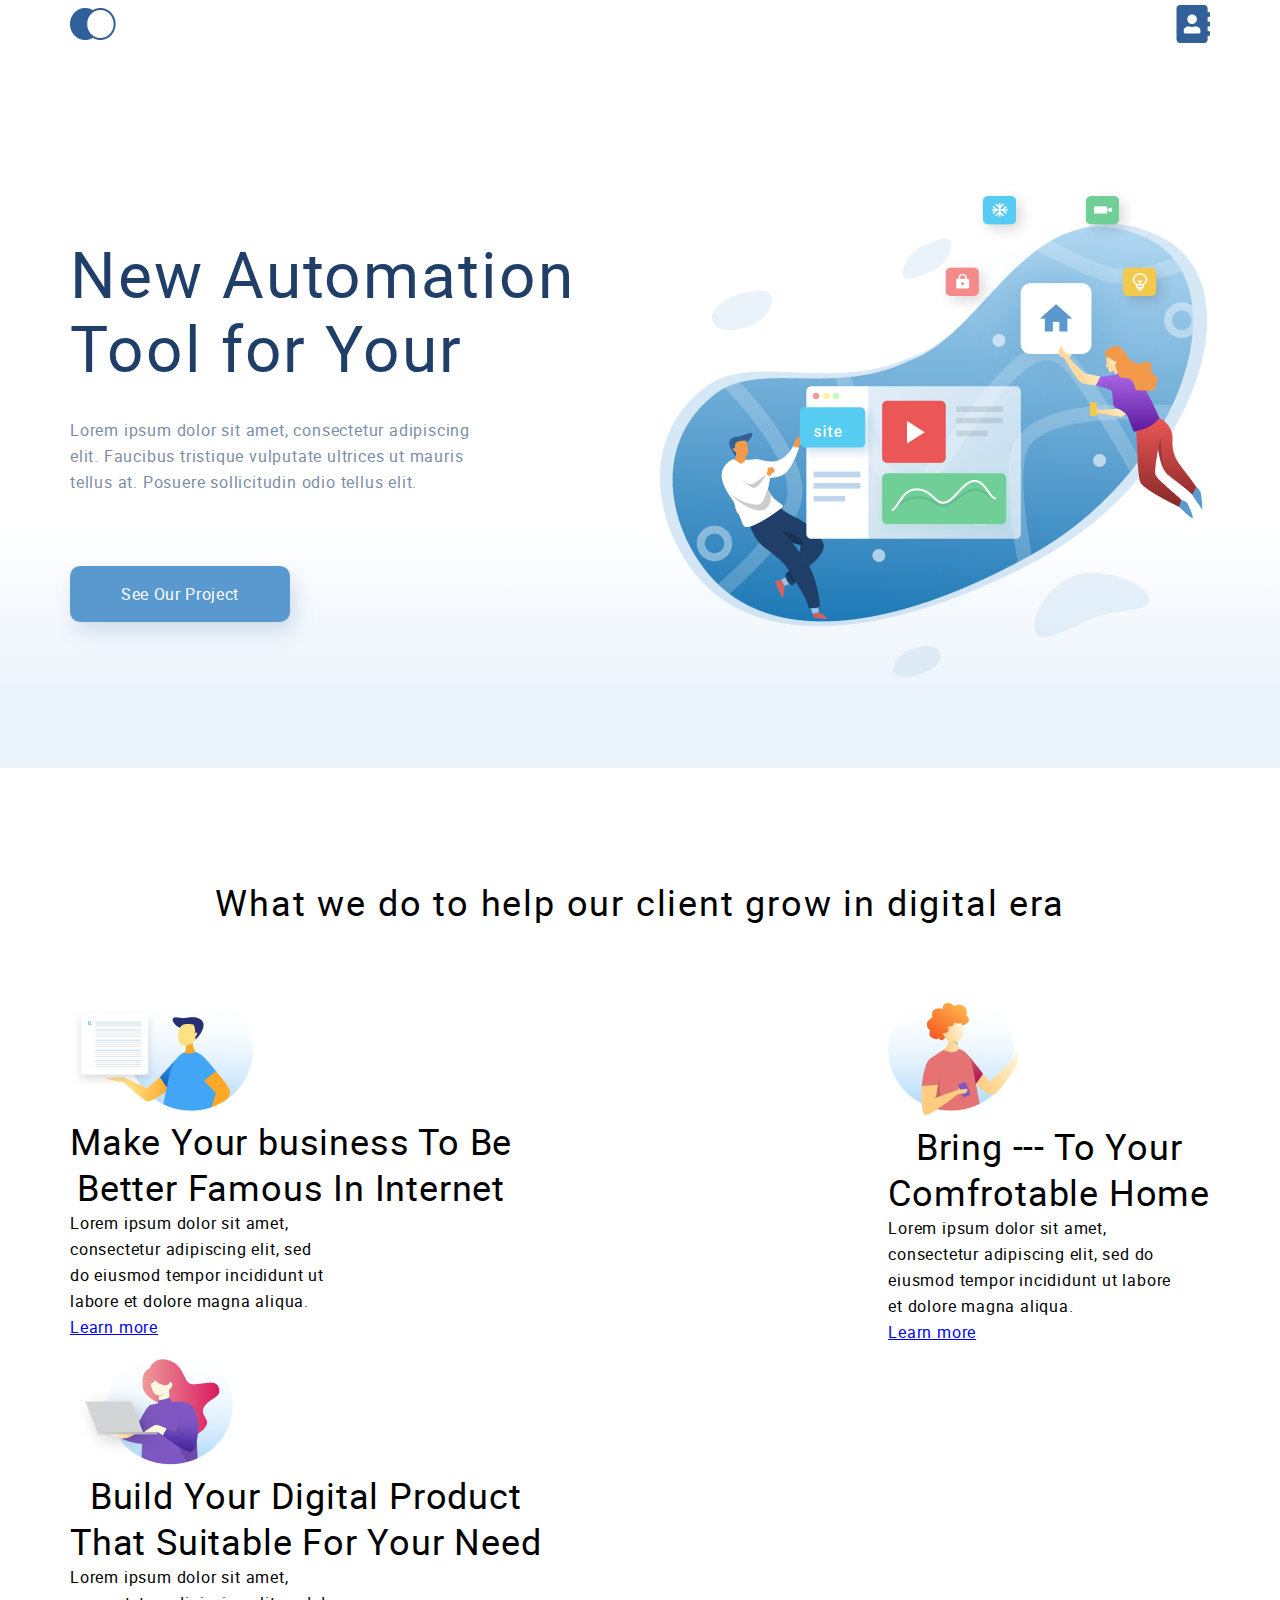
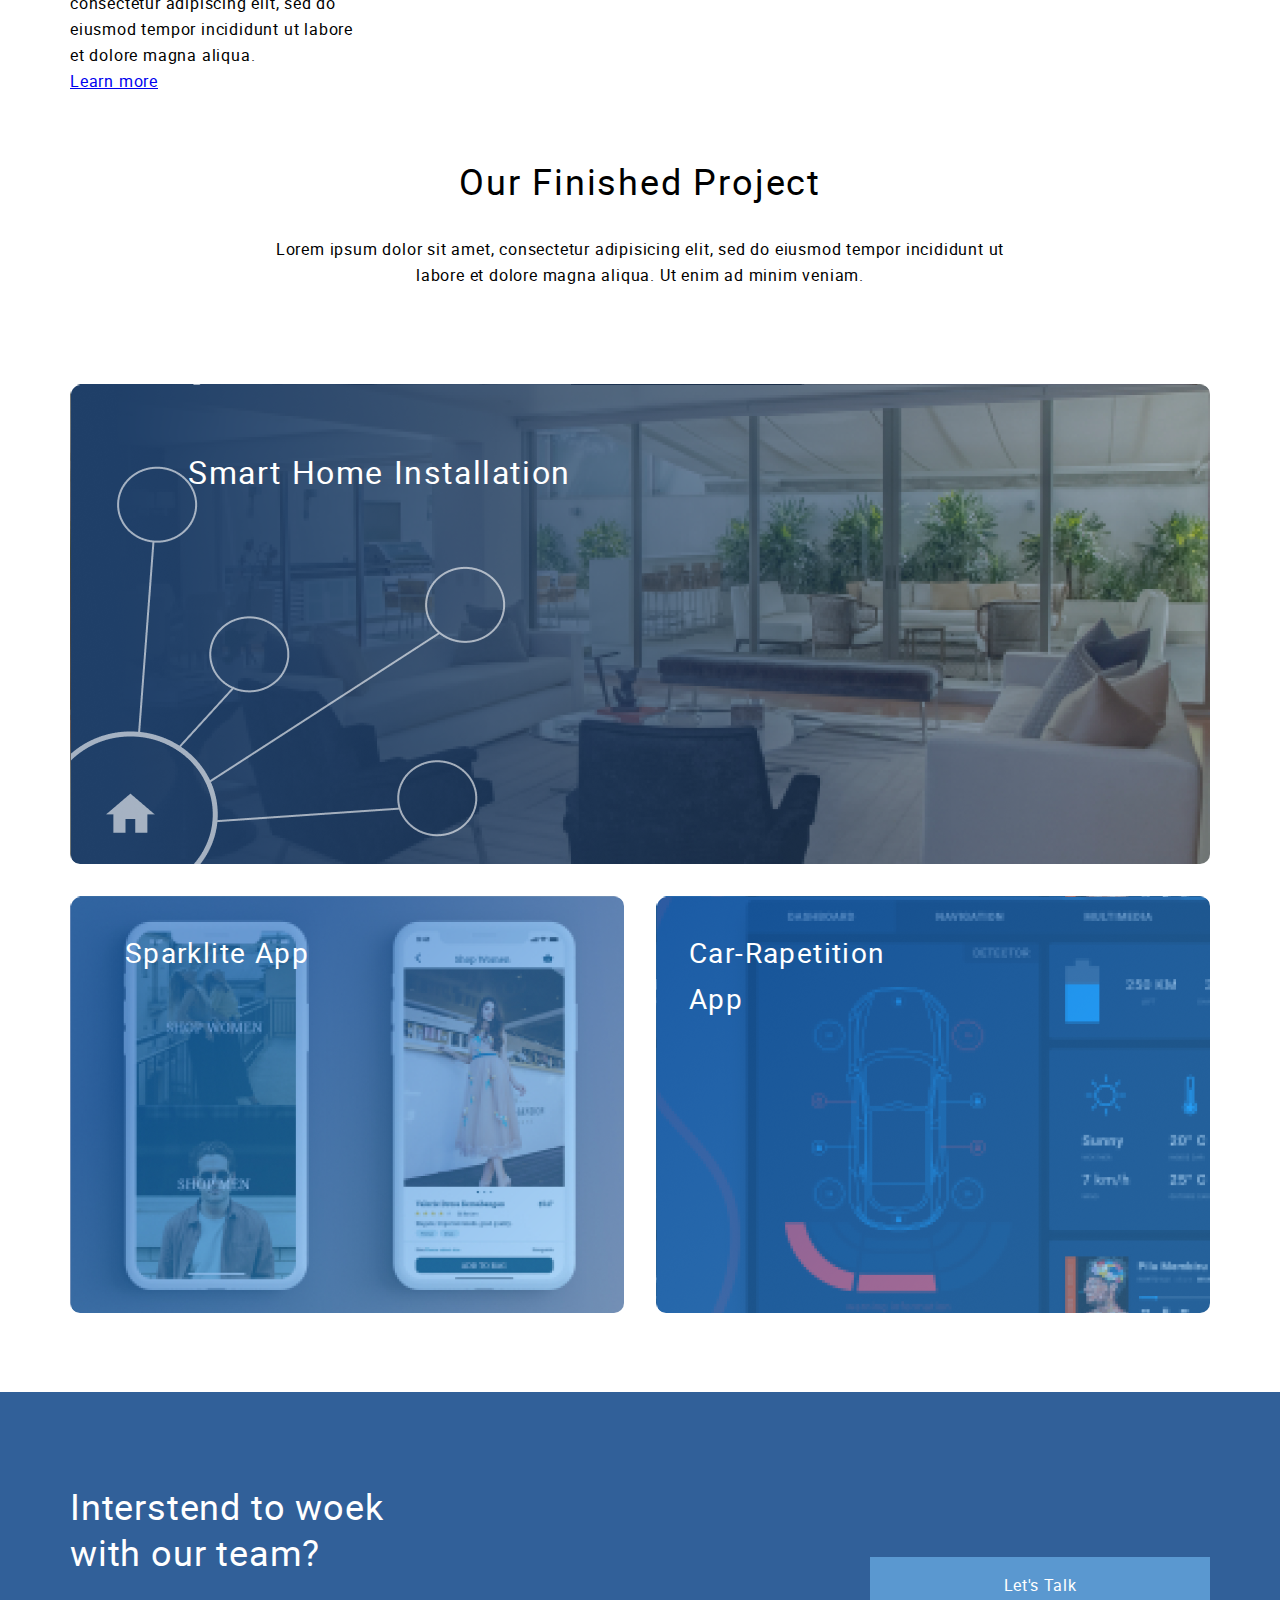
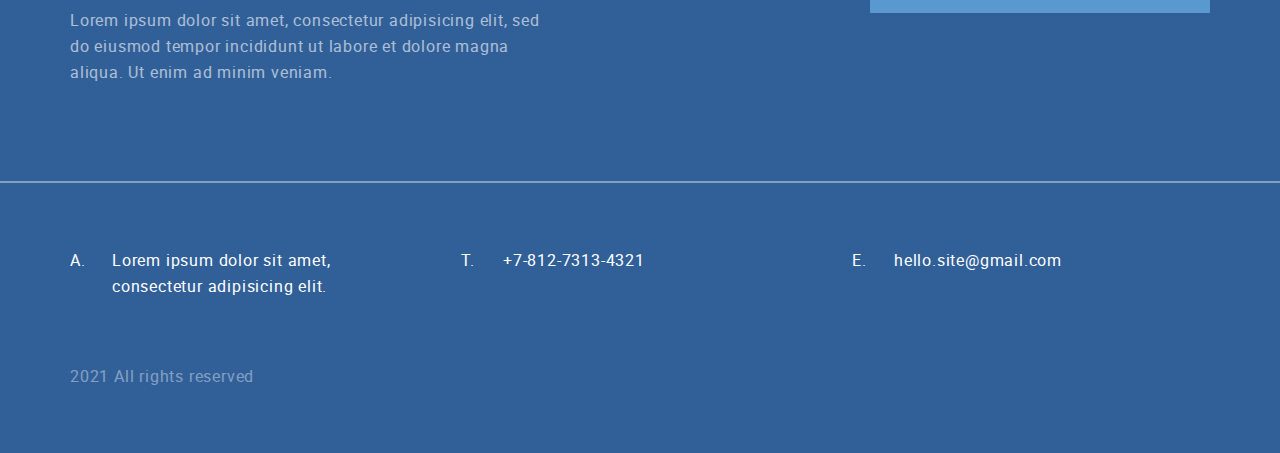
<file: index.html>
<!DOCTYPE html>
<html lang="ru">

	<head>
		<meta charset="utf-8">
		
		<meta name="viewport" content="width=device-width, initial-scale=1.0">

		<title>Home Page</title>
		<link rel="stylesheet" href ="css/style.css">
		
		<link rel="stylesheet" href ="css/style_tablet.css">
		
		<link rel="stylesheet" href ="css/style_mobile.css">
	
	</head>

	<body>
	
		<header>
			<div class="container">
				<a href="#" class="logo"></a>
				<a href="#" class="user"></a>
			</div>
			<div class="container">
				<div>
					<h1>New Automation<br> Tool for Your</h1>
					<p>
					Lorem ipsum dolor sit amet, consectetur adipiscing<br> 
					elit. Faucibus tristique vulputate ultrices ut mauris <br>
					tellus at. Posuere sollicitudin odio tellus elit.
					</p>
					<div class="button">
						<a href="#">See Our Project</a>
					</div>
					
				</div>
			
			</div>
		</header>
	
	<main>
		<section>
			<h2>What we do to help our client grow in digital era</h2>
			<div class="container_two">
			<div class="block_pct1">
				<img class="pct1" src="img/pct1.PNG">
				<h3>Make Your business To Be<br>Better Famous In Internet</h3>
				<p>Lorem ipsum dolor sit amet,<br>
				consectetur adipiscing elit, sed<br>
				do eiusmod tempor incididunt ut<br>
				labore et dolore magna aliqua.</p>
				<a href="#" class="learn_more">Learn more</a>
			</div>
			<div class="block_pct2">
				<img class="pct2" src="img/pct2.PNG">
				<h3>Bring --- To Your<br> Comfrotable Home</h3>
				<p>Lorem ipsum dolor sit amet,<br>
				consectetur adipiscing elit, sed do<br> 
				eiusmod tempor incididunt ut labore<br> 
				et dolore magna aliqua.</p>
				<a href="#" class="learn_more">Learn more</a>
			</div>
			<div class="block_pct3">
				<img class="pct3" src="img/pct3.PNG">
				<h3>Build Your Digital Product<br> That Suitable For Your Need</h3>
				<p>Lorem ipsum dolor sit amet,<br>
				consectetur adipiscing elit, sed do<br> 
				eiusmod tempor incididunt ut labore<br> 
				et dolore magna aliqua.</p>
				<a href="#" class="learn_more">Learn more</a>
			</div>
				
			</div>
			
		</section>
		
		<section>
			<div class="container_three">
				<h2>Our Finished Project</h2>
				<p>Lorem ipsum dolor sit amet, consectetur adipisicing elit, sed do eiusmod tempor incididunt ut<br> 
				labore et dolore magna aliqua. Ut enim ad minim veniam.</p>
				<div class="container_three top">Smart Home Installation</div>
				<div class="container_three left">Sparklite App</div>
				<div class="container_three right">Car-Rapetition App</div>
			</div>
		</section>
		
	</main>
	
	<footer>
		<section>
			<div class="container">
				<h3> Interstend to woek with our team?</h3>
				<p>Lorem ipsum dolor sit amet, consectetur adipisicing elit, sed 
				do eiusmod tempor incididunt ut labore et dolore magna aliqua. 
				Ut enim ad minim veniam.</p>
				<button type="button">Let's Talk</button>
			</div>
		</section>
		
		<section>
			<div class="container">
				<ol>
					<li>Lorem ipsum dolor sit amet, <br>consectetur adipisicing elit.</li>
					<li>+7-812-7313-4321</li>
					<li>hello.site@gmail.com</li>
				</ol>
				<p class="copy">2021 All rights reserved</p>
			</div>
		</section>
	</footer>
	
	</body>
</html>
</file>
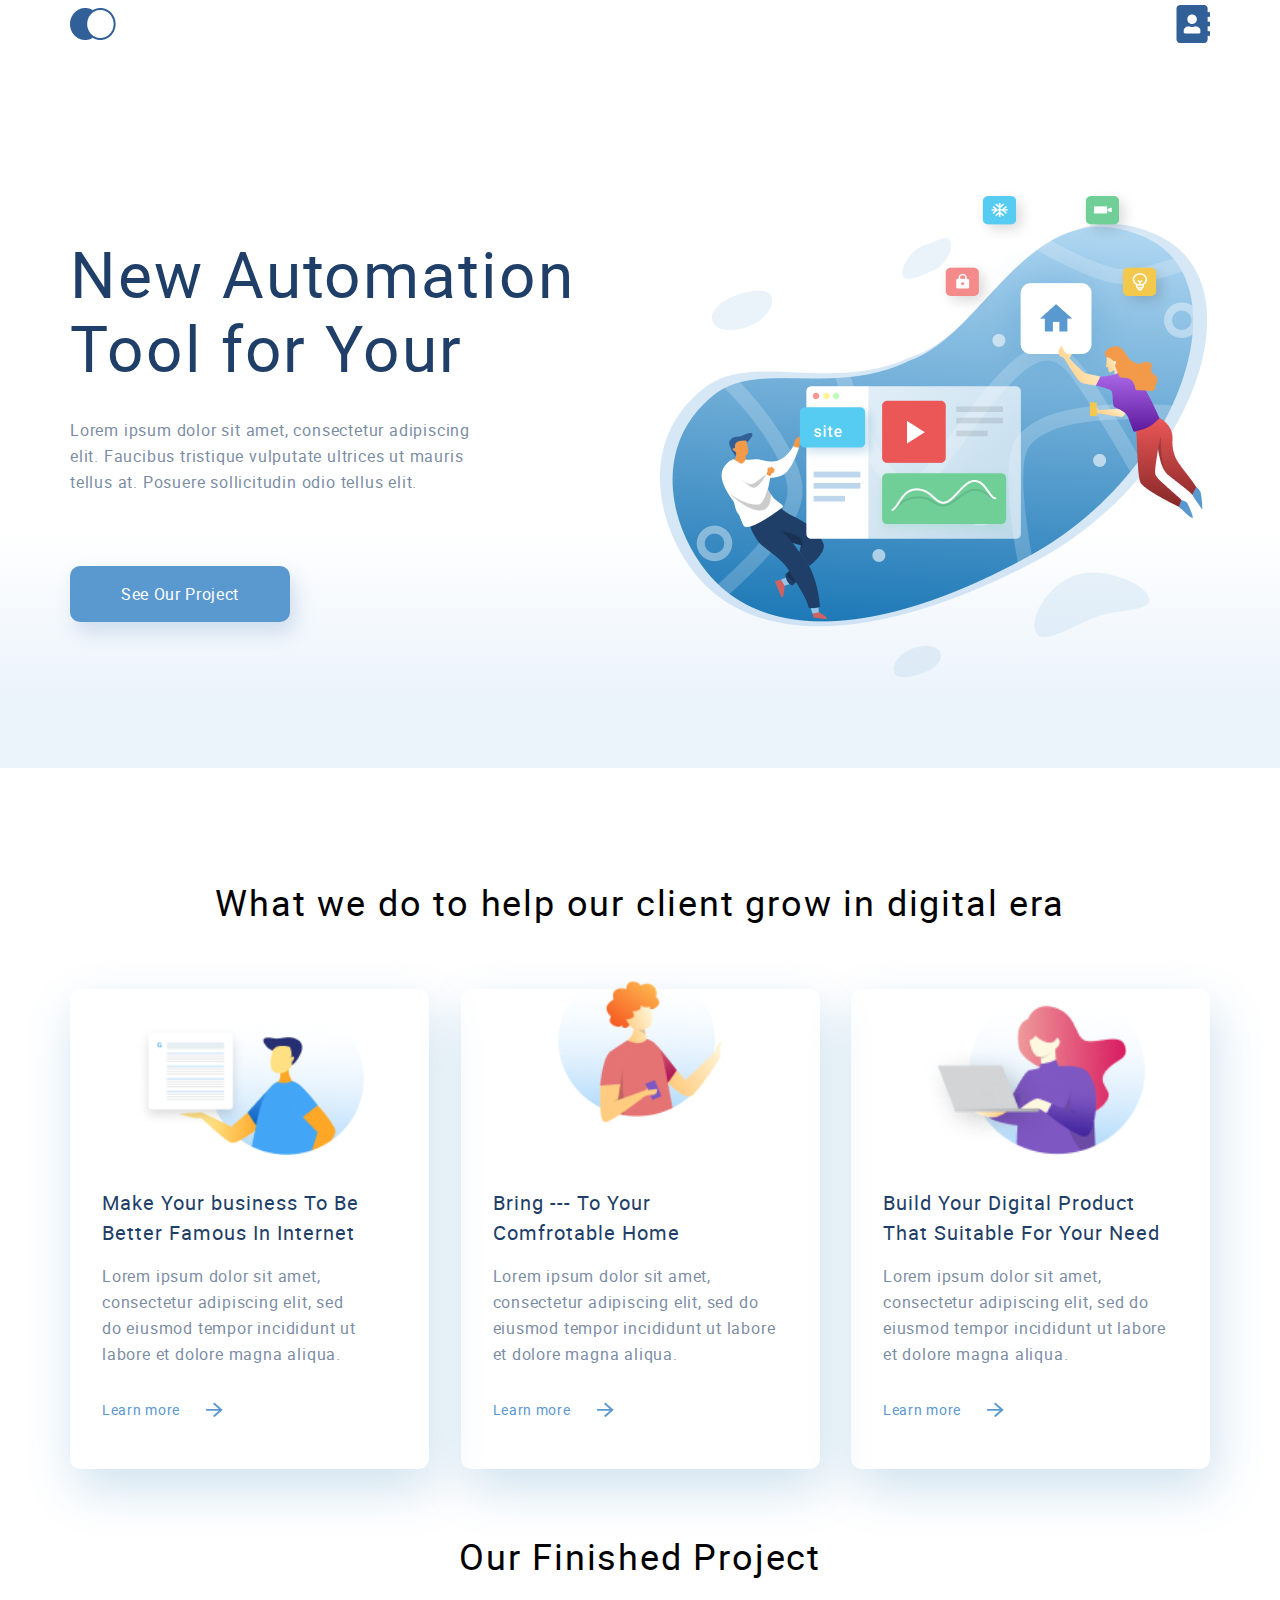
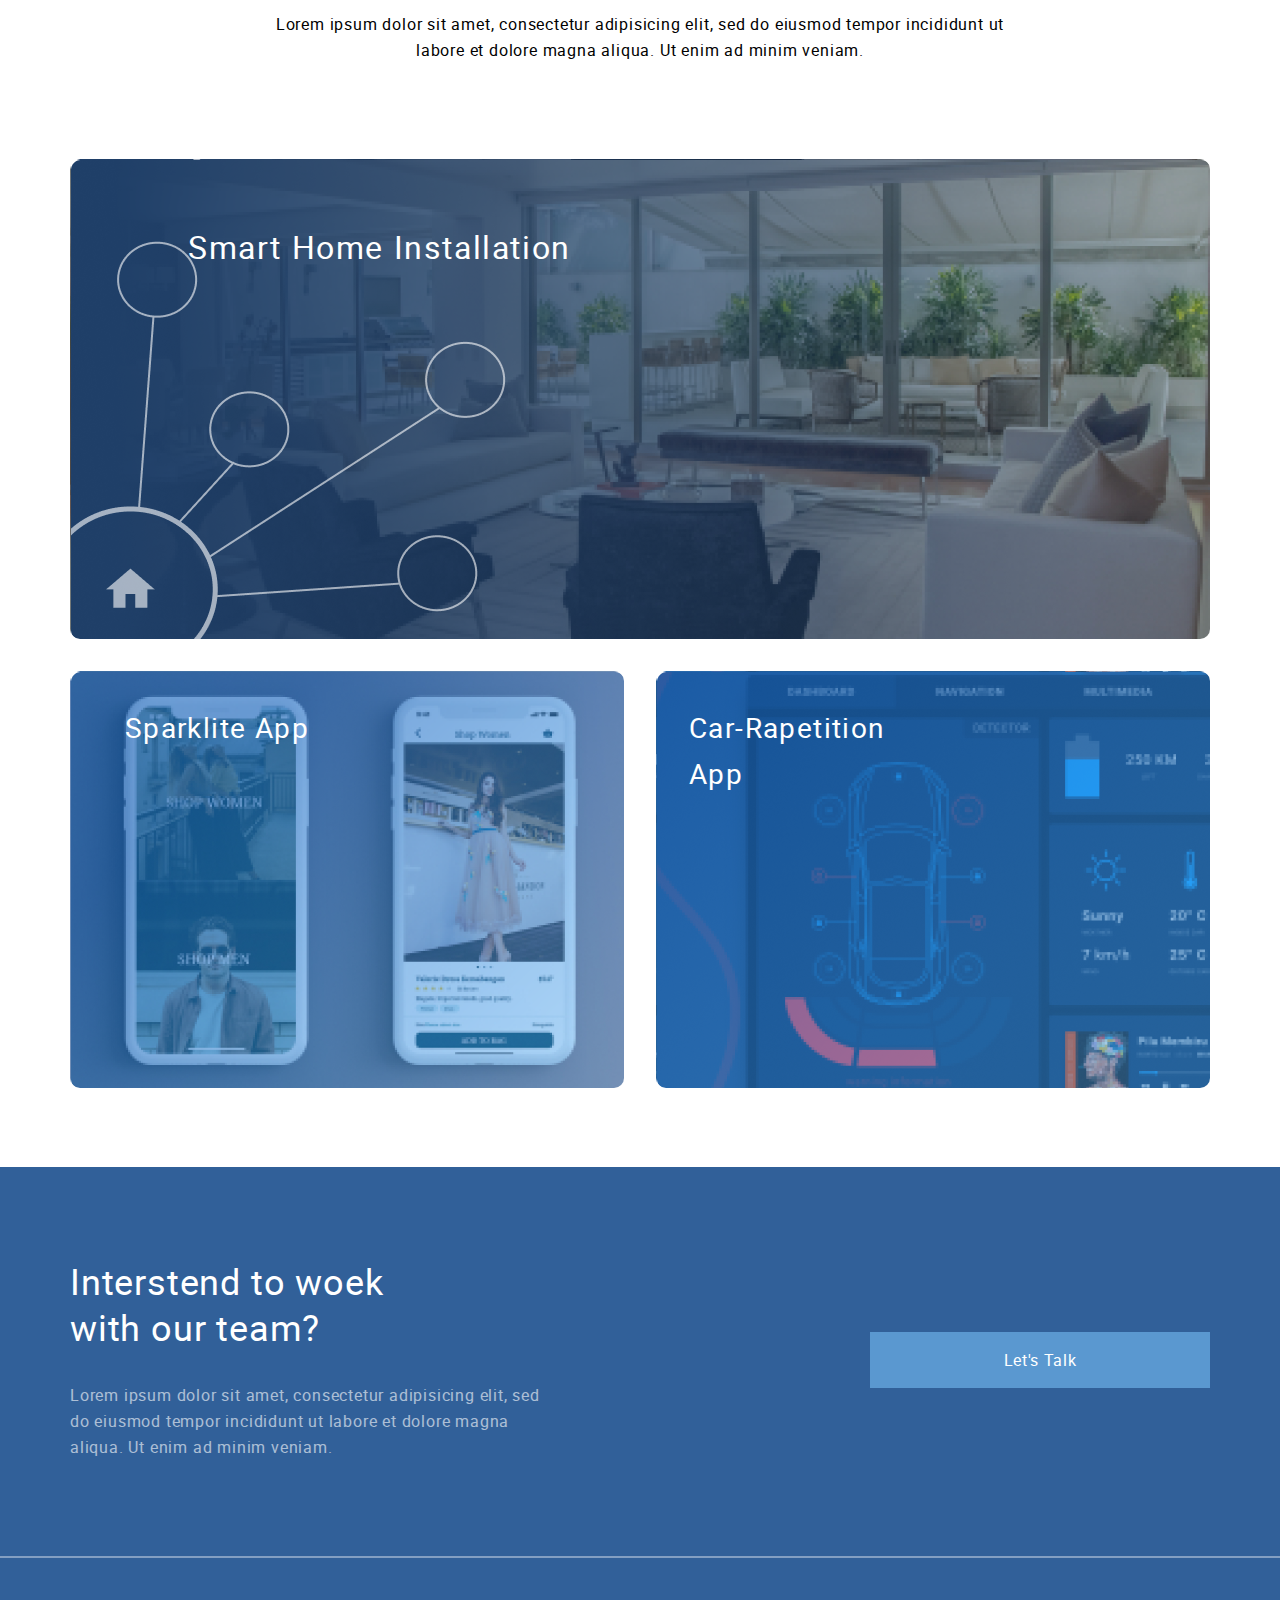
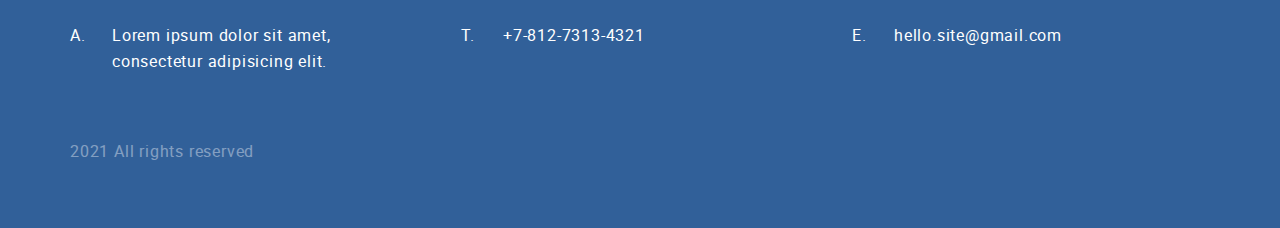
<file: Home Page/index.html>
<!DOCTYPE html>
<html lang="ru">

	<head>
		<meta charset="utf-8">
		
		<meta name="viewport" content="width=device-width, initial-scale=1.0">

		<title>Home Page</title>
		<link rel="stylesheet" href ="css/style.css">
		
		<link rel="stylesheet" href ="css/style_tablet.css">
		
		<link rel="stylesheet" href ="css/style_mobile.css">
	
	</head>

	<body>
	
		<header>
			<div class="container">
				<a href="#" class="logo"></a>
				<a href="#" class="user"></a>
			</div>
			<div class="container">
				<div>
					<h1>New Automation<br> Tool for Your</h1>
					<p>
					Lorem ipsum dolor sit amet, consectetur adipiscing<br> 
					elit. Faucibus tristique vulputate ultrices ut mauris <br>
					tellus at. Posuere sollicitudin odio tellus elit.
					</p>
					<div class="button">
						<a href="#">See Our Project</a>
					</div>
					
				</div>
			
			</div>
		</header>
	
	<main>
		<section>
			<h2>What we do to help our client grow in digital era</h2>
			<div class="container_two">
			<div class="block_pct_one">
				<img class="pct_one" src="img/pct1.PNG">
				<h3>Make Your business To Be<br>Better Famous In Internet</h3>
				<p>Lorem ipsum dolor sit amet,<br>
				consectetur adipiscing elit, sed<br>
				do eiusmod tempor incididunt ut<br>
				labore et dolore magna aliqua.</p>
				<a href="#" class="learn_more">Learn more</a>
			</div>
			<div class="block_pct_two">
				<img class="pct_two" src="img/pct2.PNG">
				<h3>Bring --- To Your<br> Comfrotable Home</h3>
				<p>Lorem ipsum dolor sit amet,<br>
				consectetur adipiscing elit, sed do<br> 
				eiusmod tempor incididunt ut labore<br> 
				et dolore magna aliqua.</p>
				<a href="#" class="learn_more">Learn more</a>
			</div>
			<div class="block_pct_three">
				<img class="pct_three" src="img/pct3.PNG">
				<h3>Build Your Digital Product<br> That Suitable For Your Need</h3>
				<p>Lorem ipsum dolor sit amet,<br>
				consectetur adipiscing elit, sed do<br> 
				eiusmod tempor incididunt ut labore<br> 
				et dolore magna aliqua.</p>
				<a href="#" class="learn_more">Learn more</a>
			</div>
				
			</div>
			
		</section>
		
		<section>
			<div class="container_three">
				<h2>Our Finished Project</h2>
				<p>Lorem ipsum dolor sit amet, consectetur adipisicing elit, sed do eiusmod tempor incididunt ut<br> 
				labore et dolore magna aliqua. Ut enim ad minim veniam.</p>
				<div class="container_three top">Smart Home Installation</div>
				<div class="container_three left">Sparklite App</div>
				<div class="container_three right">Car-Rapetition App</div>
			</div>
		</section>
		
	</main>
	
	<footer>
		<section>
			<div class="container">
				<h3> Interstend to woek with our team?</h3>
				<p>Lorem ipsum dolor sit amet, consectetur adipisicing elit, sed 
				do eiusmod tempor incididunt ut labore et dolore magna aliqua. 
				Ut enim ad minim veniam.</p>
				<button type="button">Let's Talk</button>
			</div>
		</section>
		
		<section>
			<div class="container">
				<ol>
					<li>Lorem ipsum dolor sit amet, <br>consectetur adipisicing elit.</li>
					<li>+7-812-7313-4321</li>
					<li>hello.site@gmail.com</li>
				</ol>
				<p class="copy">2021 All rights reserved</p>
			</div>
		</section>
	</footer>
	
	</body>
</html>
</file>
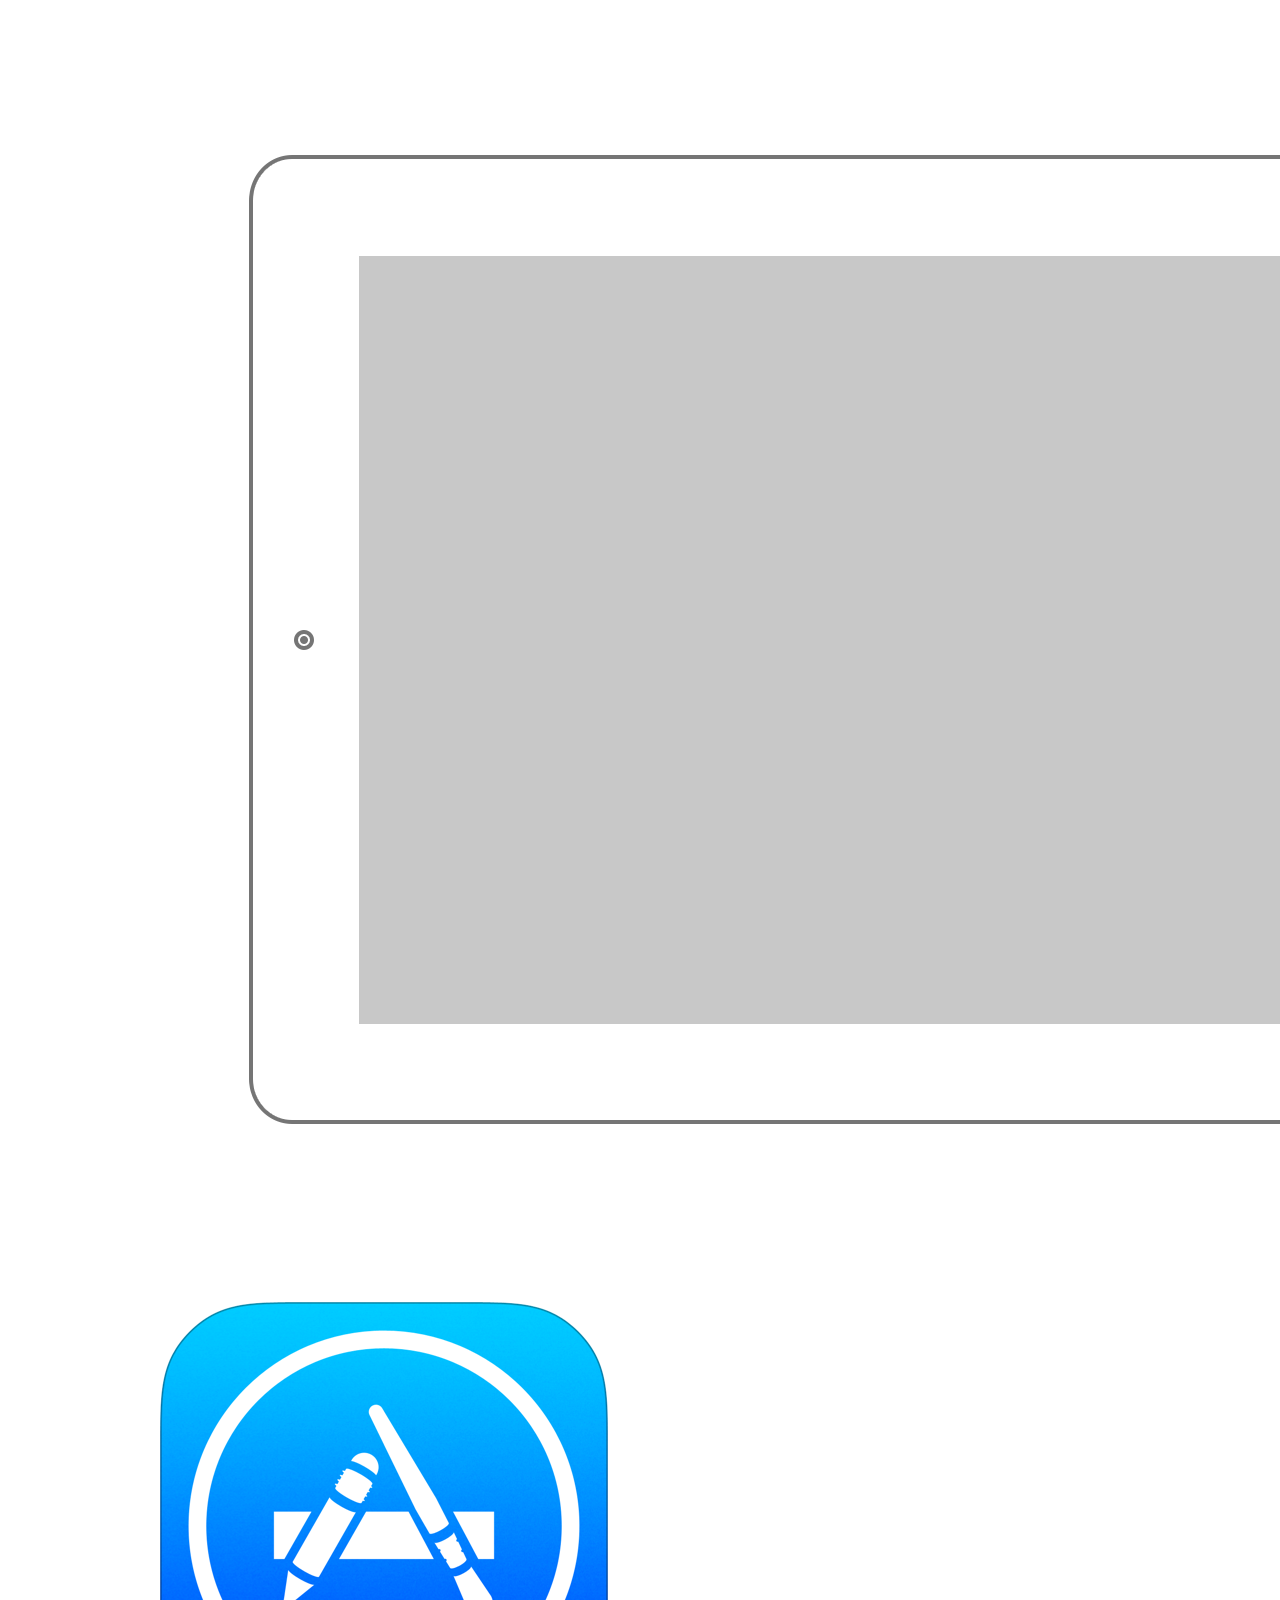
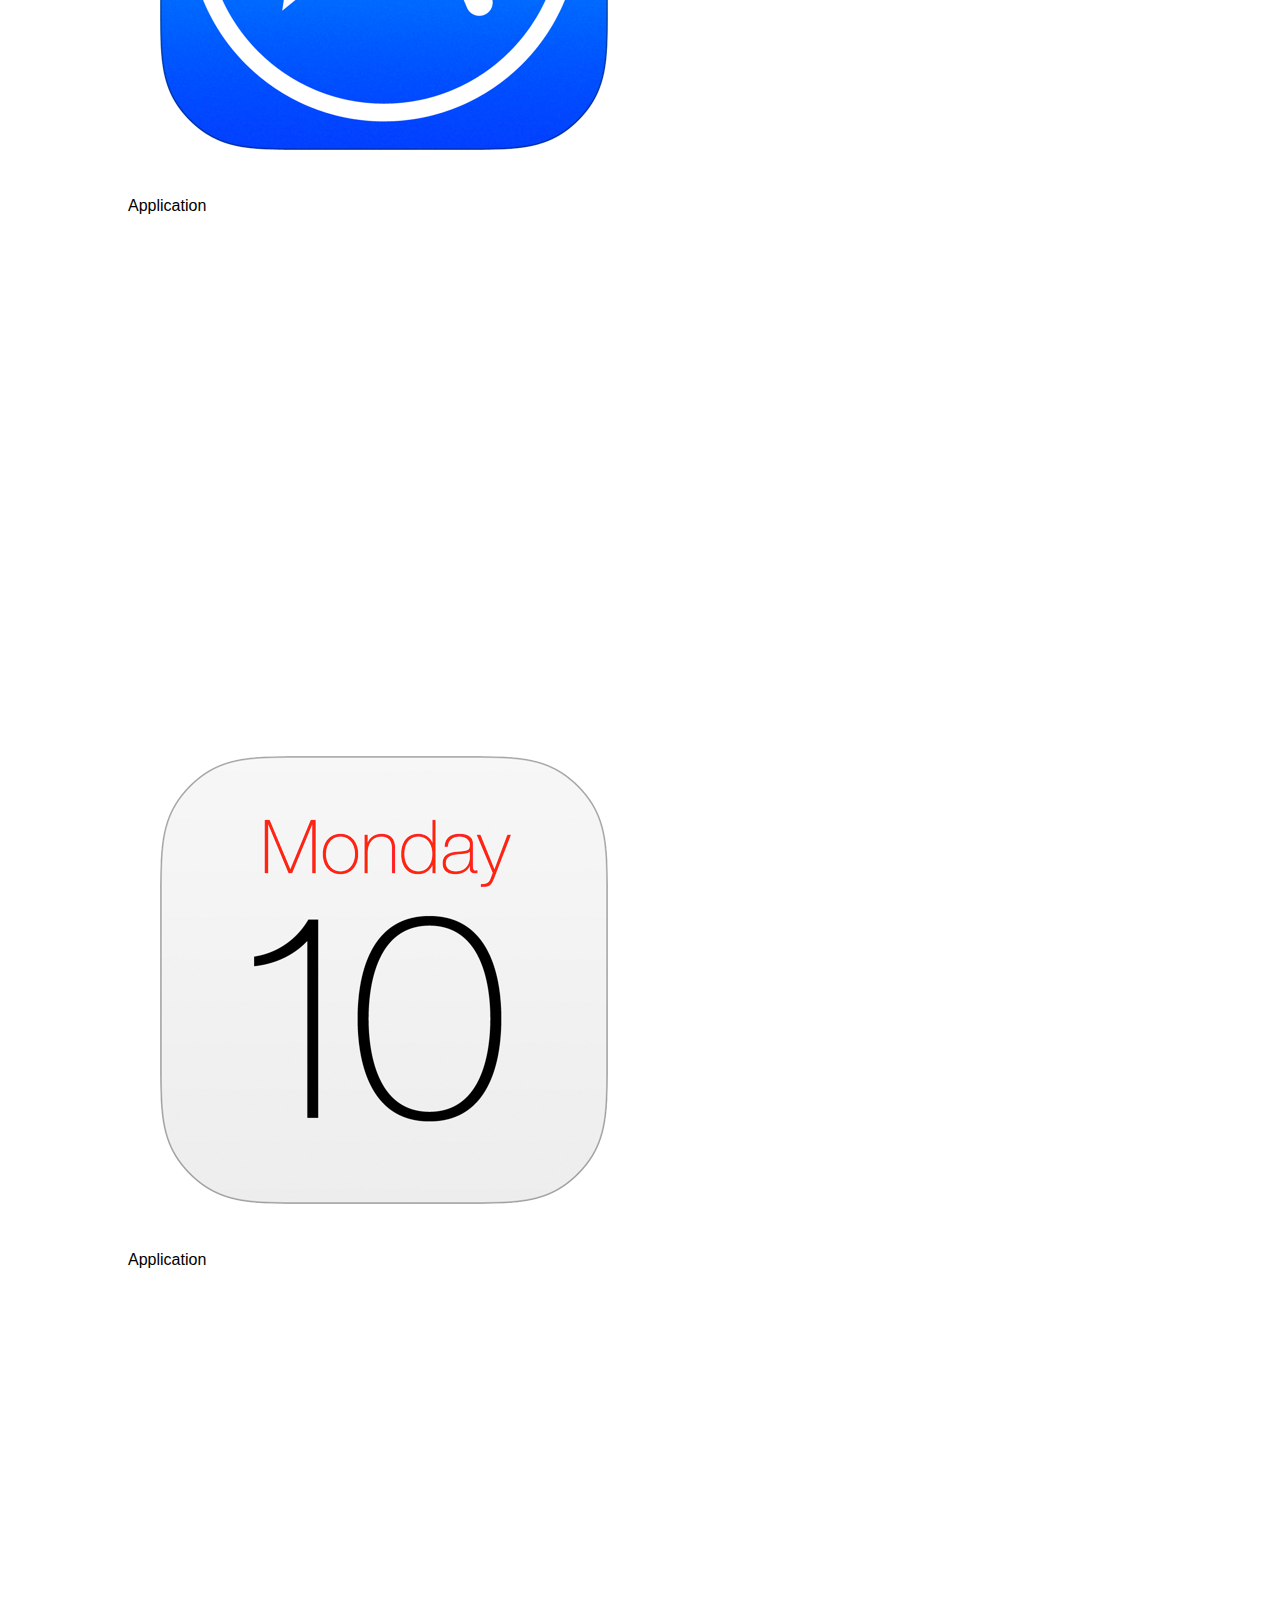
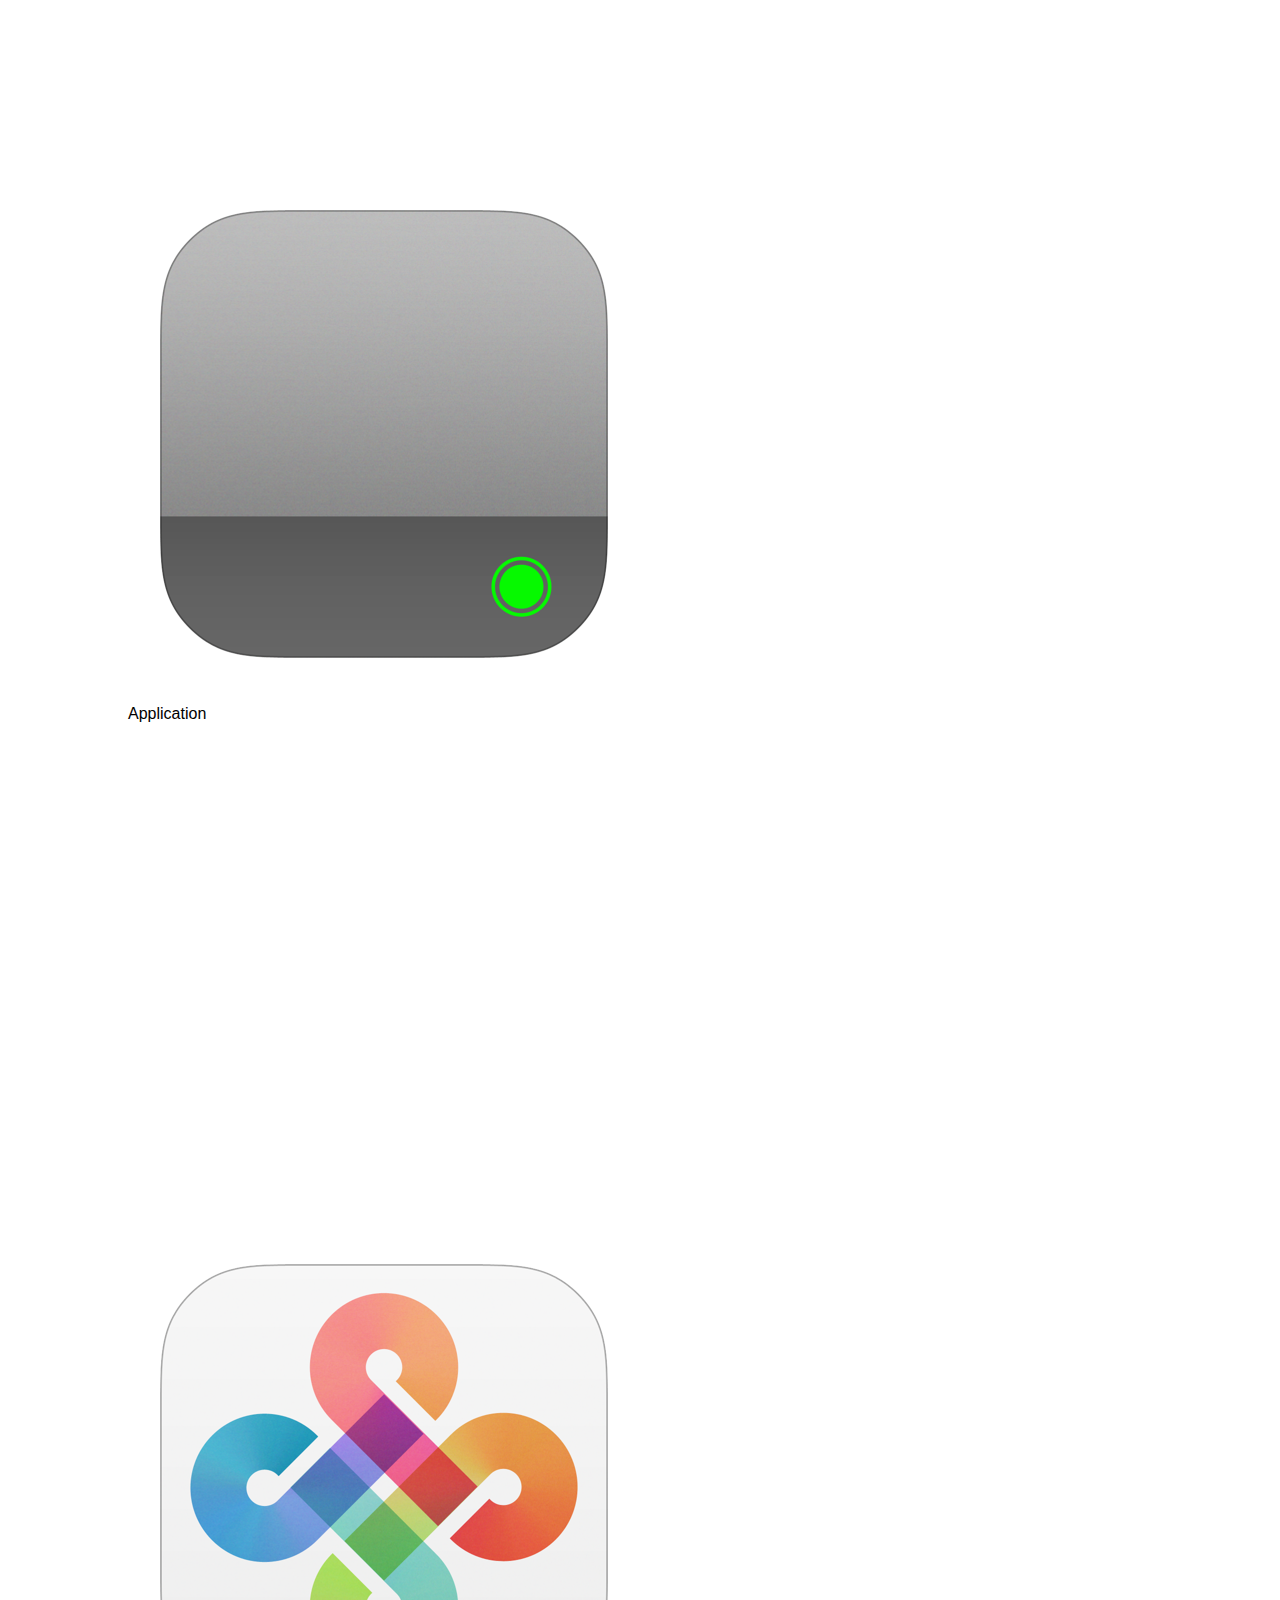
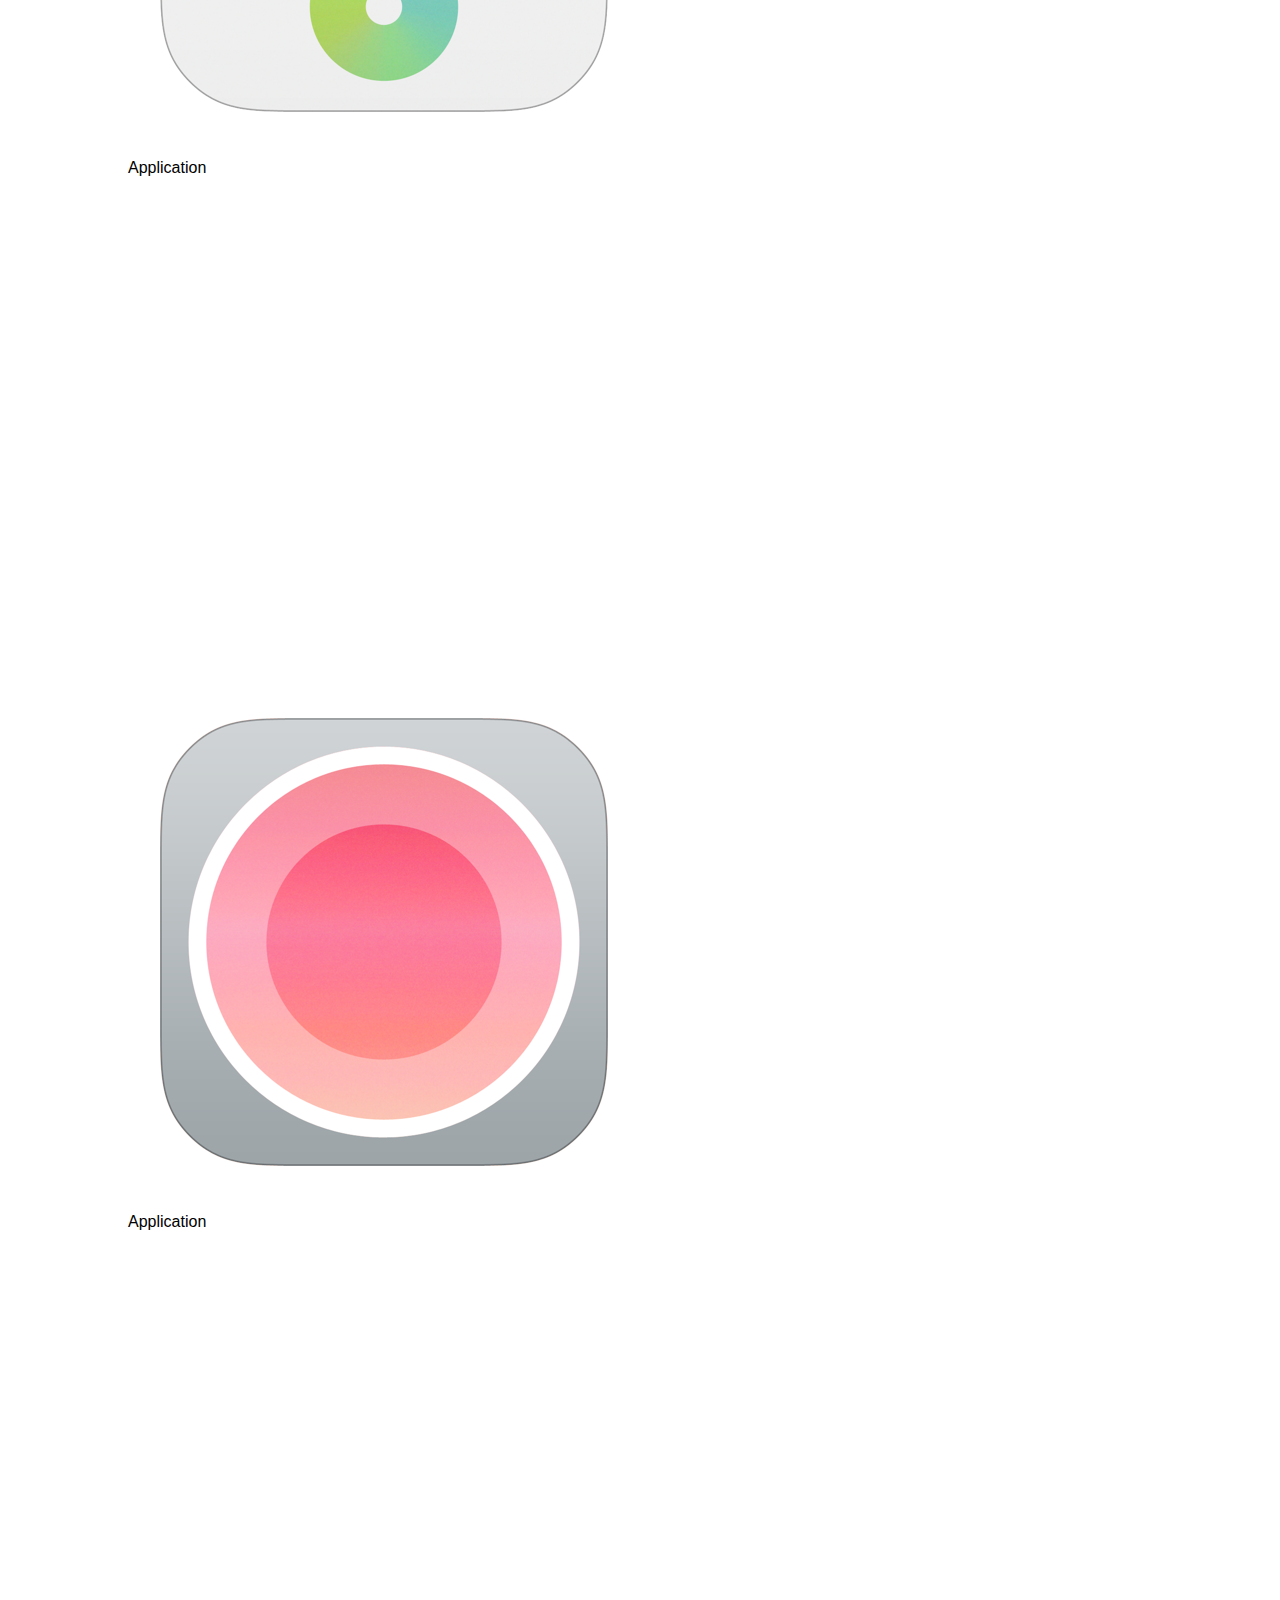
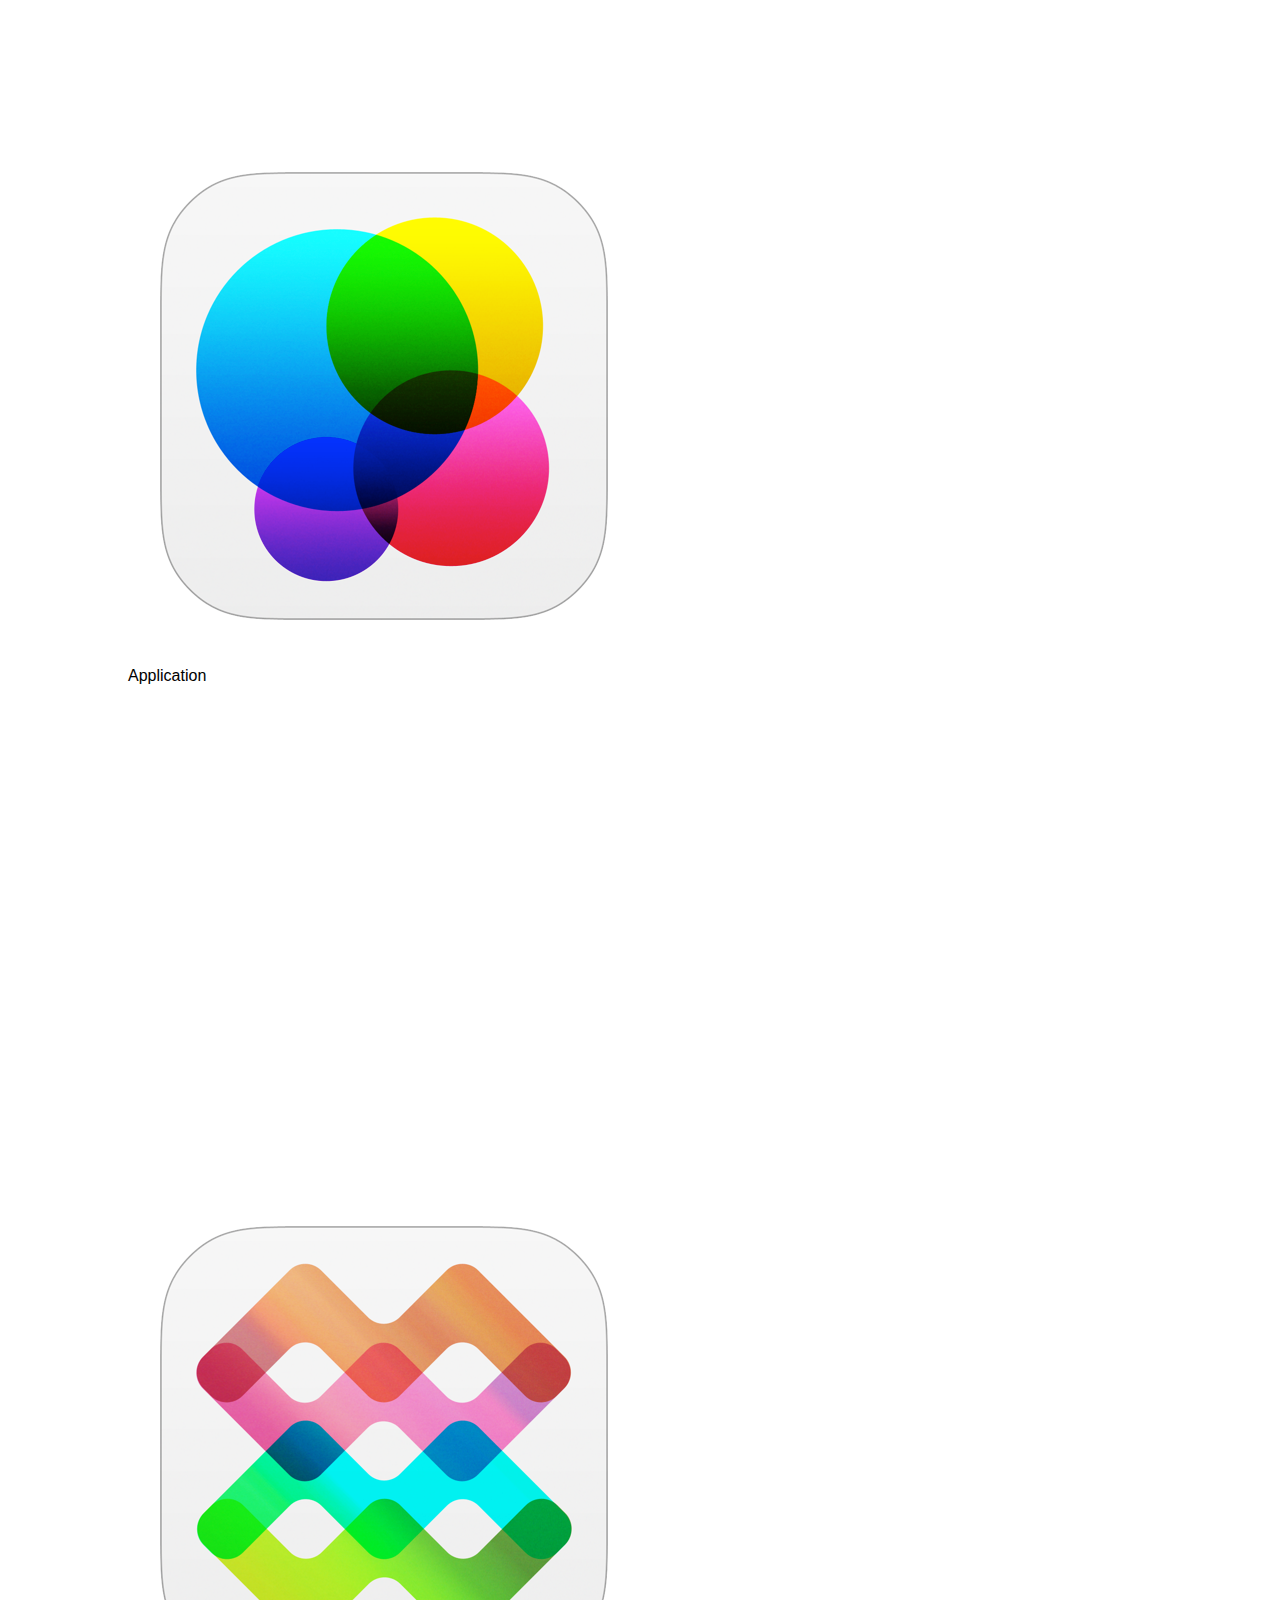
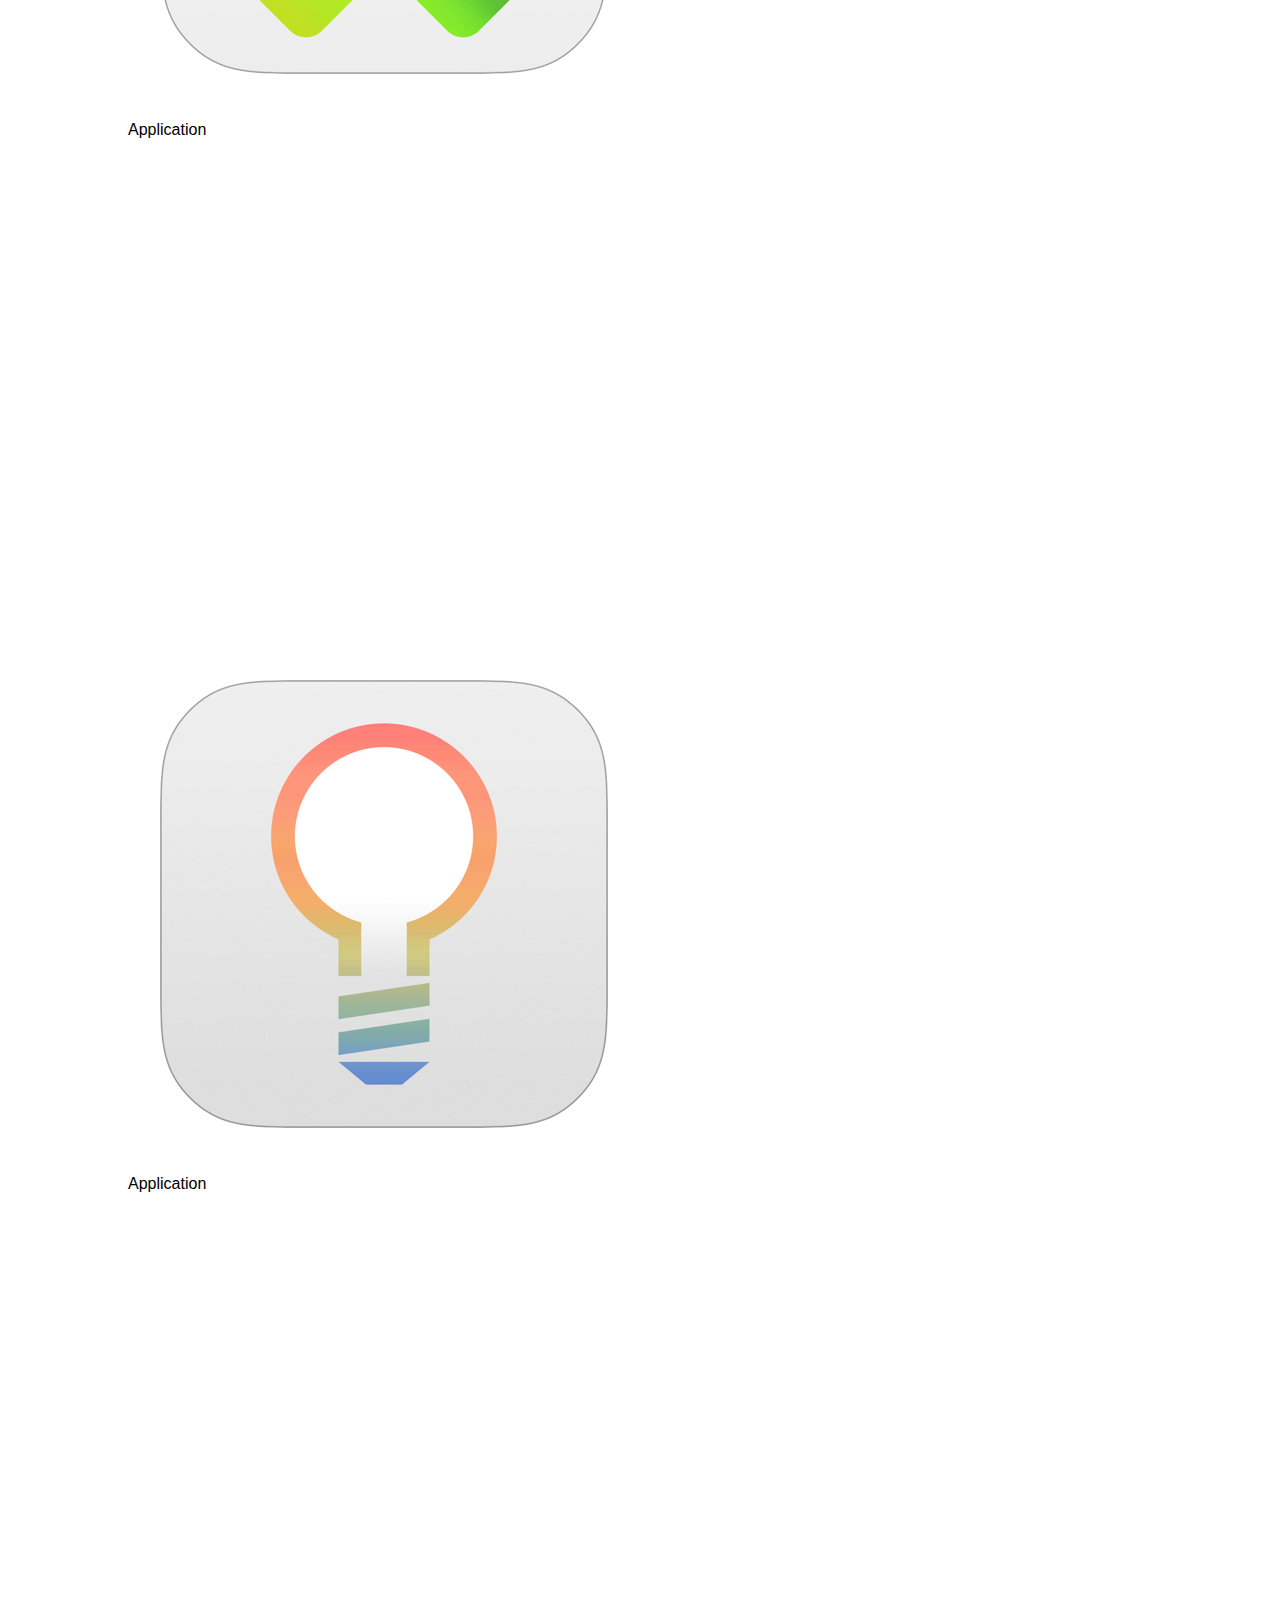
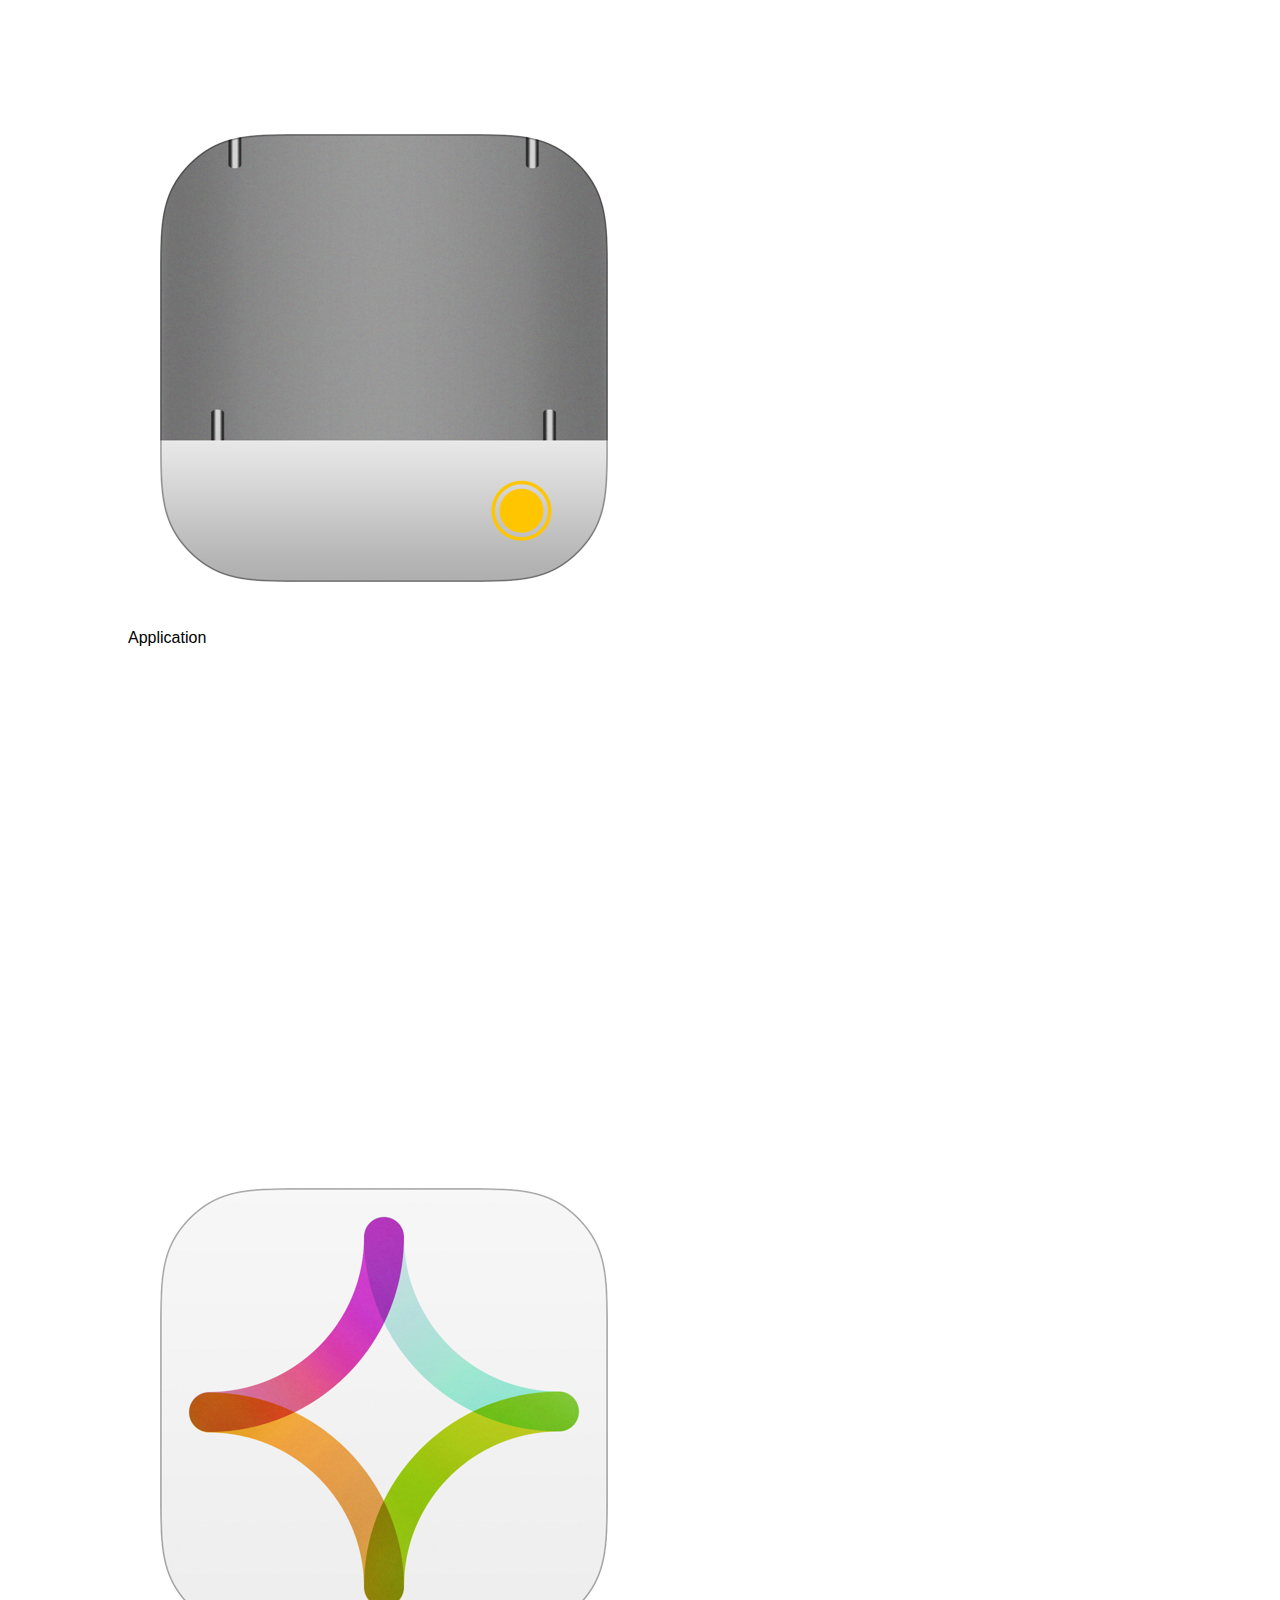
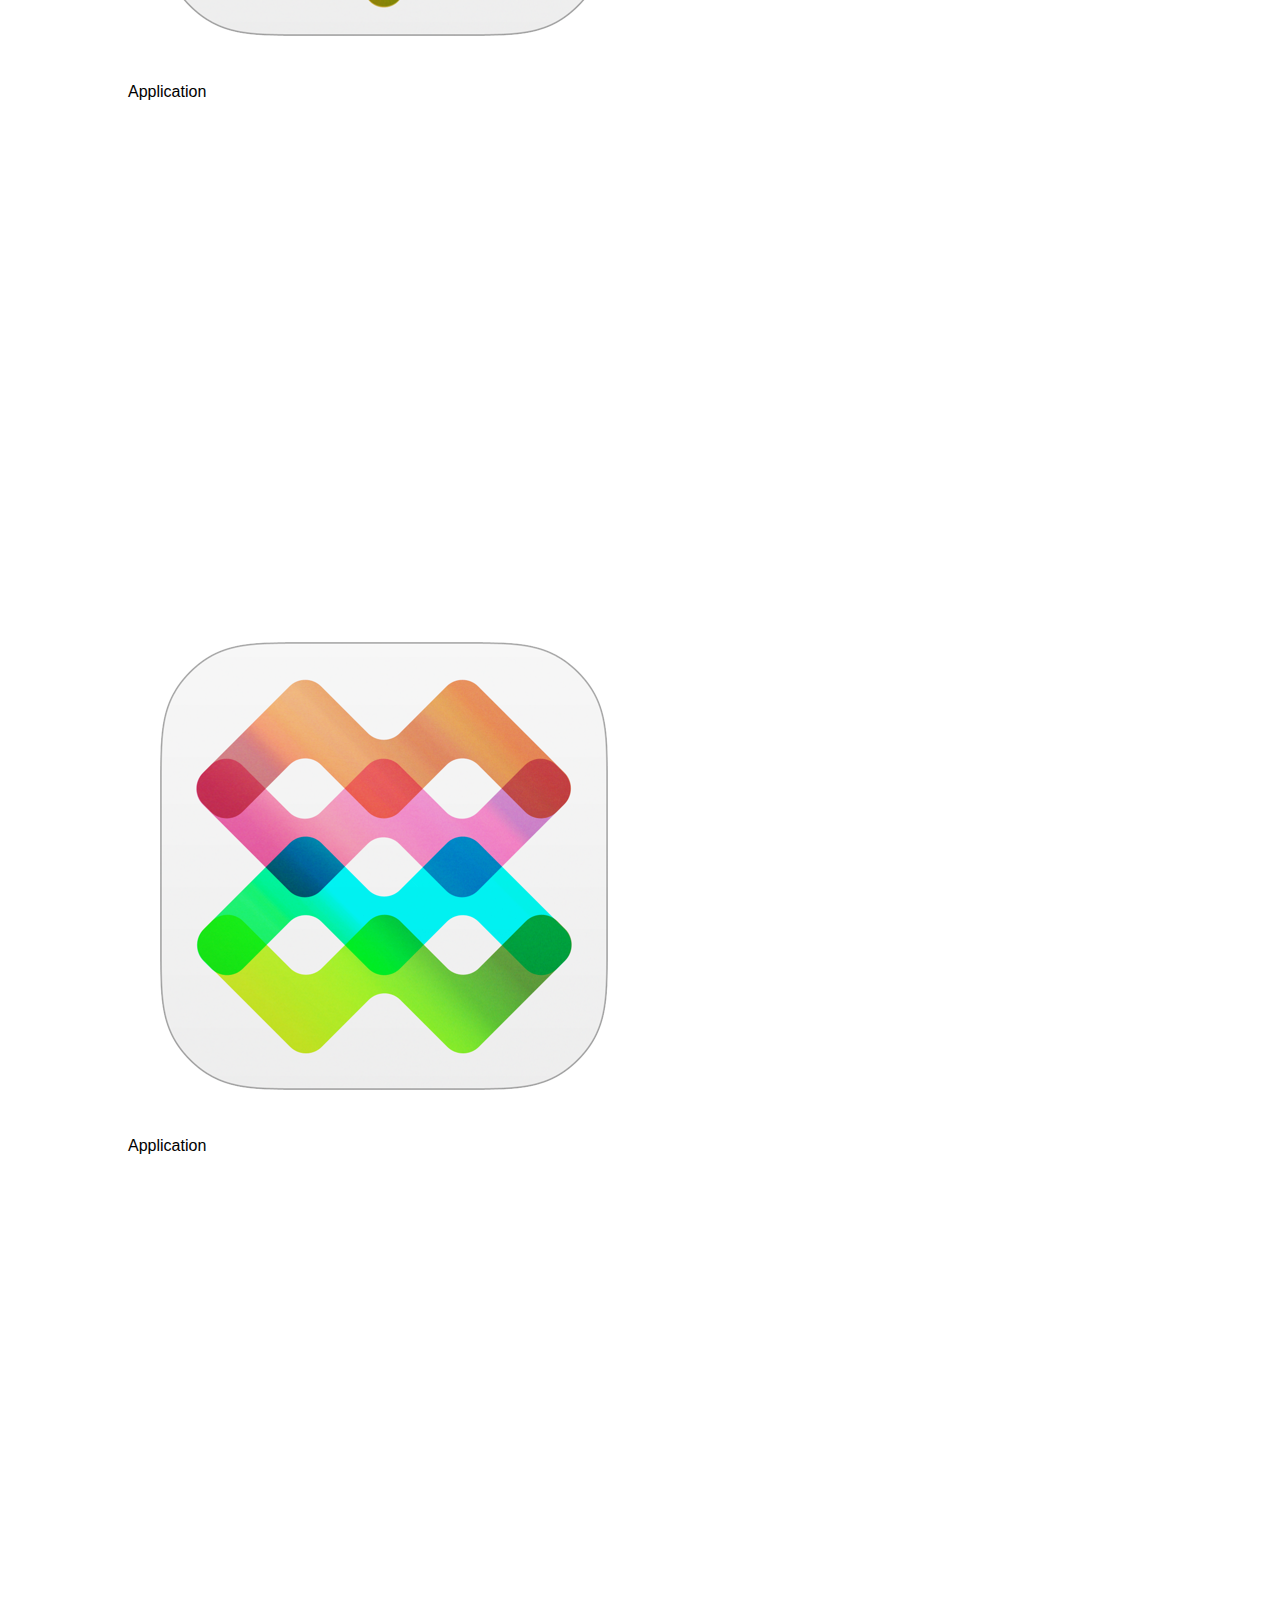
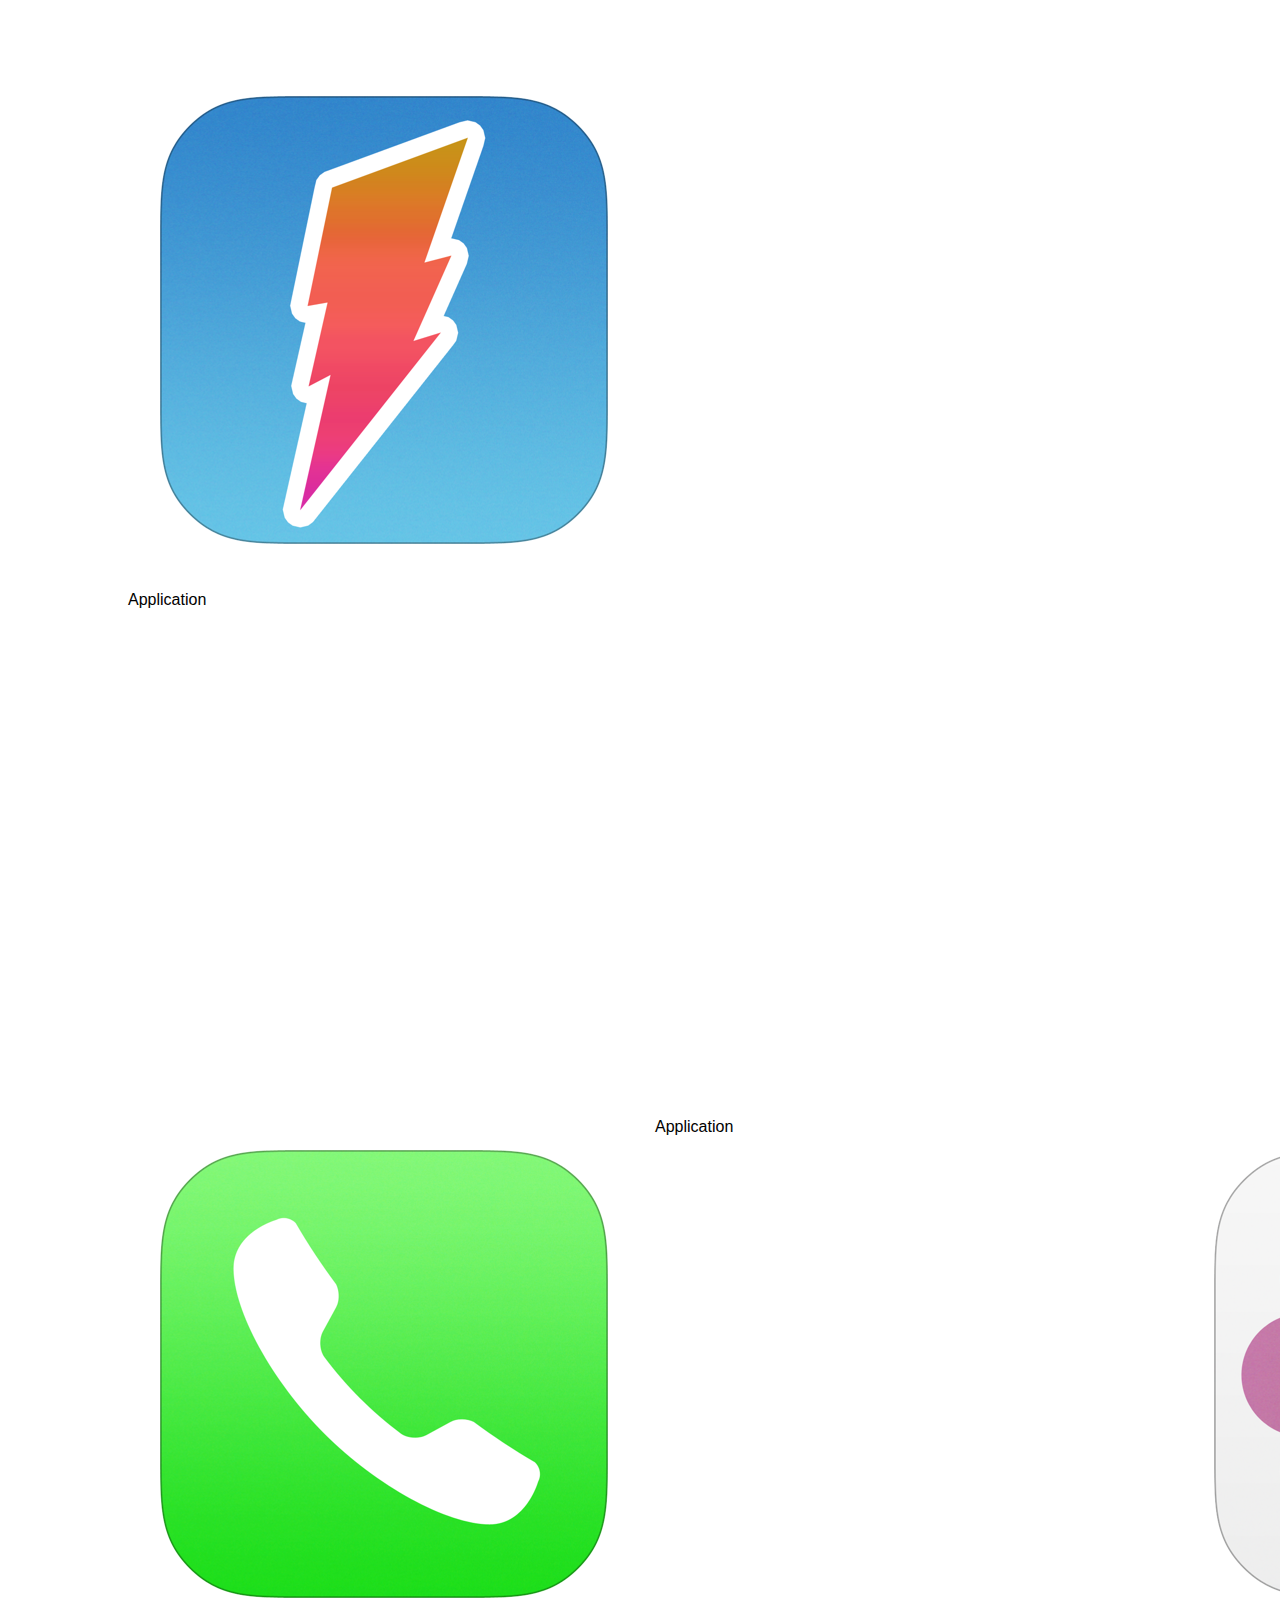
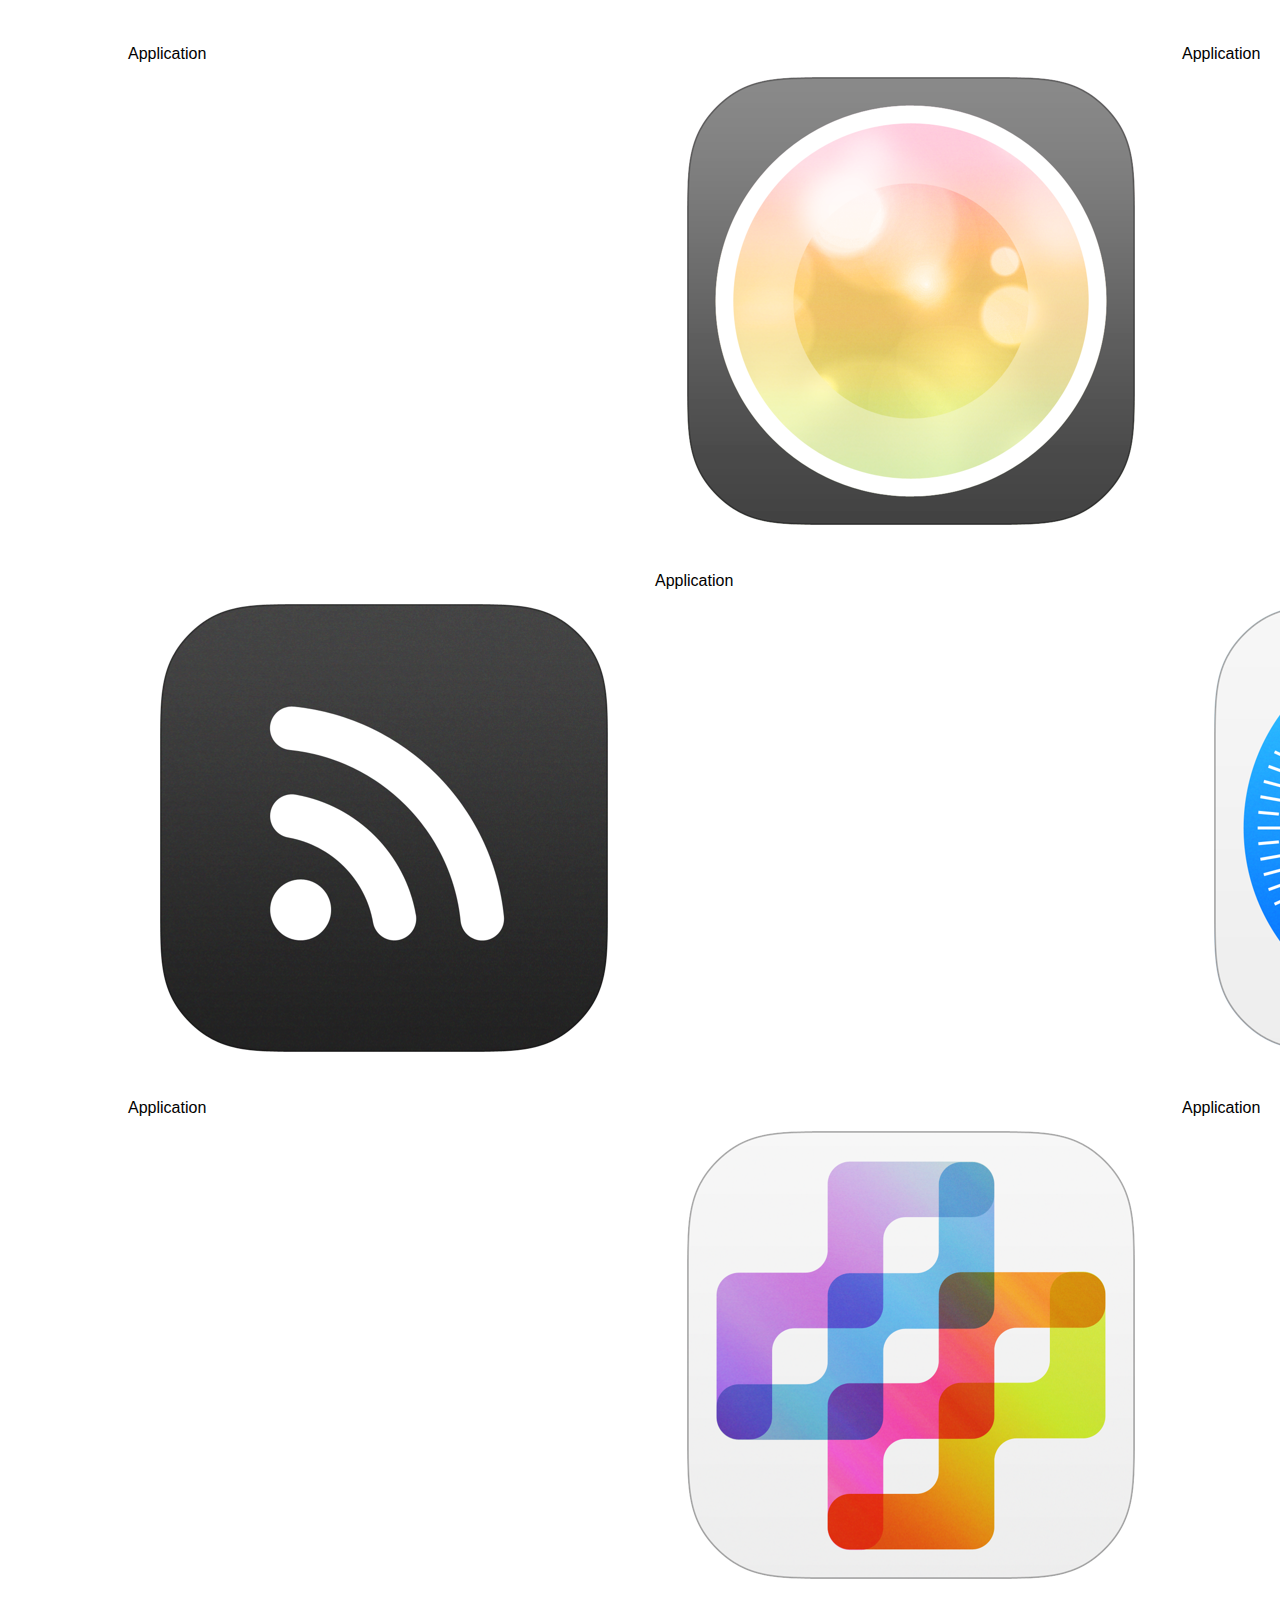
<file: ipad_iphone/index.html>
<!DOCTYPE html>
<html lang="ru">
	<head>
		<meta charset="utf-8">
		
		<meta name="viewport" content="width=device-width, initial-scale=1.0">
		
		<title></title>
		
		<link rel="stylesheet" href="css/style.css">
		
		<!--
		<script src="js/jquery-3.6.0.min.js"></script>
		
		<script src="js/scripts.js"></script>
		
		<script src="js/main.js"></script>
		-->
		
	</head>
	
	<body>
	
		<div class="container">
			<img src="img/ipad-mini-horizontal.png" alt="ipad-mini-horizontal">
			
				<div class="icon">
					<img src="img/icons/App Store.png" alt="icon">
						<p class="name">Application</p>
					<img src="img/icons/Applicons.png" alt="icon">
						<p class="name">Application</p>
					<img src="img/icons/Burnable.png" alt="icon">
						<p class="name">Application</p>
					<img src="img/icons/Calculator.png" alt="icon">
						<p class="name">Application</p>
					<img src="img/icons/Calendar - Blank.png" alt="icon">
						<p class="name">Application</p>
					<img src="img/icons/Calendar Official.png" alt="icon">
						<p class="name">Application</p>
					<img src="img/icons/Calendar.png" alt="icon">
						<p class="name">Application</p>
					<img src="img/icons/Camera.png" alt="icon">
						<p class="name">Application</p>
					<img src="img/icons/CandyBar.png" alt="icon">
						<p class="name">Application</p>
					<img src="img/icons/Clock.png" alt="icon">
						<p class="name">Application</p>
					<img src="img/icons/Internal.png" alt="icon">
						<p class="name">Application</p>
					<img src="img/icons/CloudApp.png" alt="icon">
						<p class="name">Application</p>
					<img src="img/icons/Cobook.png" alt="icon">
						<p class="name">Application</p>
					<img src="img/icons/Compass.png" alt="icon">
						<p class="name">Application</p>
					<img src="img/icons/Contacts.png" alt="icon">
						<p class="name">Application</p>
					<img src="img/icons/Design Briefs.png" alt="icon">
						<p class="name">Application</p>
					<img src="img/icons/Developer.png" alt="icon">
						<p class="name">Application</p>
					<img src="img/icons/Dictionary.png" alt="icon">
						<p class="name">Application</p>
					<img src="img/icons/Doo.png" alt="icon">
						<p class="name">Application</p>
					<img src="img/icons/Downloads.png" alt="icon">
						<p class="name">Application</p>
						
				<div class="icon">
					<img src="img/icons/Drop Stuff.png" alt="icon">
						<p class="name">Application</p>
					<img src="img/icons/EasyFind.png" alt="icon">
						<p class="name">Application</p>
					<img src="img/icons/FaceTime.png" alt="icon">
						<p class="name">Application</p>
					<img src="img/icons/Finder.png" alt="icon">
						<p class="name">Application</p>
					<img src="img/icons/FontExplorer X.png" alt="icon">
						<p class="name">Application</p>
					<img src="img/icons/Game Center alt2.png" alt="icon">
						<p class="name">Application</p>
					<img src="img/icons/Game Center alt3.png" alt="icon">
						<p class="name">Application</p>
					<img src="img/icons/Game Center alt4.png" alt="icon">
						<p class="name">Application</p>
					<img src="img/icons/Gemini.png" alt="icon">
						<p class="name">Application</p>
					<img src="img/icons/Idea Stuff 2.png" alt="icon">
						<p class="name">Application</p>
					<img src="img/icons/Developer.png" alt="icon">
						<p class="name">Application</p>
					<img src="img/icons/Dictionary.png" alt="icon">
						<p class="name">Application</p>
					<img src="img/icons/Doo.png" alt="icon">
						<p class="name">Application</p>
					<img src="img/icons/Downloads.png" alt="icon">
						<p class="name">Application</p>
					<img src="img/icons/Drop Stuff.png" alt="icon">
						<p class="name">Application</p>
					<img src="img/icons/Idea Stuff.png" alt="icon">
						<p class="name">Application</p>
					<img src="img/icons/Illustrator.png" alt="icon">
						<p class="name">Application</p>
					<img src="img/icons/InDesign.png" alt="icon">
						<p class="name">Application</p>
					<img src="img/icons/Internal.png" alt="icon">
						<p class="name">Application</p>
					<img src="img/icons/iTunes Store.png" alt="icon">
						<p class="name">Application</p>
						
				<div class="icon">
					<img src="img/icons/LaCie FA Porsche 2.png" alt="icon">
						<p class="name">Application</p>
					<img src="img/icons/LaCie FA Porsche.png" alt="icon">
						<p class="name">Application</p>
					<img src="img/icons/LaCie Neil Poulton.png" alt="icon">
						<p class="name">Application</p>
					<img src="img/icons/LaCie Rugged 2.png" alt="icon">
						<p class="name">Application</p>
					<img src="img/icons/LaCie Rugged.png" alt="icon">
						<p class="name">Application</p>
					<img src="img/icons/Library.png" alt="icon">
						<p class="name">Application</p>
					<img src="img/icons/Mail.png" alt="icon">
						<p class="name">Application</p>
					<img src="img/icons/Maps.png" alt="icon">
						<p class="name">Application</p>
					<img src="img/icons/Messages.png" alt="icon">
						<p class="name">Application</p>
					<img src="img/icons/Misc Designs 01.png" alt="icon">
						<p class="name">Application</p>
					<img src="img/icons/Developer.png" alt="icon">
						<p class="name">Application</p>
					<img src="img/icons/Dictionary.png" alt="icon">
						<p class="name">Application</p>
					<img src="img/icons/Doo.png" alt="icon">
						<p class="name">Application</p>
					<img src="img/icons/Downloads.png" alt="icon">
						<p class="name">Application</p>
					<img src="img/icons/Drop Stuff.png" alt="icon">
						<p class="name">Application</p>
					<img src="img/icons/Monosnap.png" alt="icon">
						<p class="name">Application</p>
					<img src="img/icons/Music.png" alt="icon">
						<p class="name">Application</p>
					<img src="img/icons/Newsstand.png" alt="icon">
						<p class="name">Application</p>
					<img src="img/icons/Notes.png" alt="icon">
						<p class="name">Application</p>
					<img src="img/icons/Passbook.png" alt="icon">
						<p class="name">Application</p>
						
				<div class="icon">
					<img src="img/icons/Phone.png" alt="icon">
						<p class="name">Application</p>
					<img src="img/icons/Photos.png" alt="icon">
						<p class="name">Application</p>
					<img src="img/icons/Photoshop.png" alt="icon">
						<p class="name">Application</p>
					<img src="img/icons/Preview.png" alt="icon">
						<p class="name">Application</p>
					<img src="img/icons/Reminders.png" alt="icon">
						<p class="name">Application</p>
					<img src="img/icons/RSS Notifier.png" alt="icon">
						<p class="name">Application</p>
					<img src="img/icons/Safari.png" alt="icon">
						<p class="name">Application</p>
					<img src="img/icons/Settings.png" alt="icon">
						<p class="name">Application</p>
					<img src="img/icons/Smart.png" alt="icon">
						<p class="name">Application</p>
					<img src="img/icons/Stocks.png" alt="icon">
						<p class="name">Application</p>
					<img src="img/icons/System.png" alt="icon">
						<p class="name">Application</p>
					<img src="img/icons/Time Machine Disk.png" alt="icon">
						<p class="name">Application</p>
					<img src="img/icons/Time Machine.png" alt="icon">
						<p class="name">Application</p>
					<img src="img/icons/Trash Empty.png" alt="icon">
						<p class="name">Application</p>
					<img src="img/icons/Trash Full.png" alt="icon">
						<p class="name">Application</p>
					<img src="img/icons/Trash Managed.png" alt="icon">
						<p class="name">Application</p>
					<img src="img/icons/Twitter.png" alt="icon">
						<p class="name">Application</p>
					<img src="img/icons/Users.png" alt="icon">
						<p class="name">Application</p>
					<img src="img/icons/Videos.png" alt="icon">
						<p class="name">Application</p>
					<img src="img/icons/Weather.png" alt="icon">
						<p class="name">Application</p>
					
					
				</div>
			
			
		</div>
		
	</body>
</html>
</file>
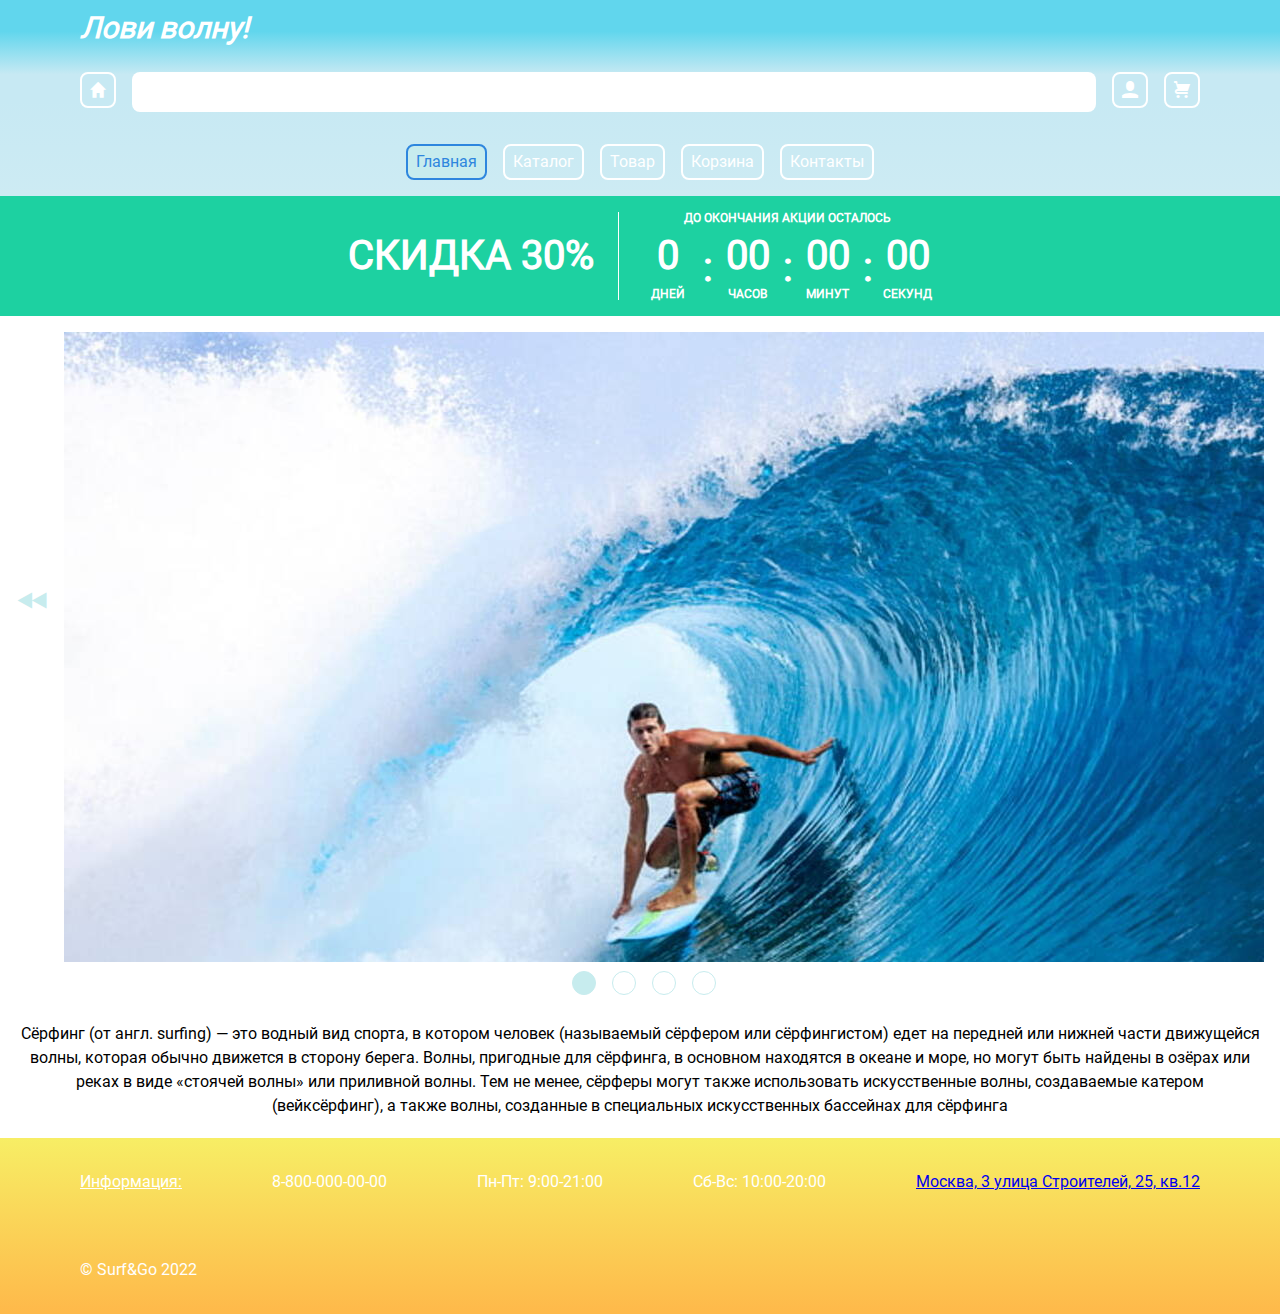
<file: диплом/index.html>
<!DOCTYPE html>
<html lang="ru">
	<head>
		<meta charset="utf-8">
		
		<meta name="viewport" content="width=device-width, initial-scale=1.0">
		
		<title>Surf</title>
		
		<link rel="stylesheet" href="css/style.css">
		
		<script src="js/jquery-3.6.0.min.js"></script>
		
		<script src="js/scripts.js"></script>
		
		<script src="js/main.js"></script>
		
	</head>
	
	<body>
	<header>
			<section>
				<p class="container">Лови волну!</p>
			</section>
			
			<section class="mainhead">
				<div class="container">
					<a href="index.html" class="icon logo"></a>
					<div class="searschform"></div>
					<a href="#" class="icon login"></a>
					<a href="order.html" class="icon order"></a>
				</div>
			</section>
			
			<section>
				<nav class="topmenu container">
					<a href="index.html" class="active">Главная</a>
					<a href="catalog.html">Каталог</a>
					<a href="product.html">Товар</a>
					<a href="order.html">Корзина</a>
					<a href="contacts.html">Контакты</a>
				</nav>
			</section>
	</header>
		
	<main>
			<section class="actionband">
				<div class="container">
					<div class="discount">СКИДКА 30%</div>
					
					<div class="retaimer" data-fordate="08-08-2022">
						<div class="toptext">до окончания акции осталось</div>
						
						<span class="num"></span></span>
						<span class="sept">:</span>
						<span class="num"></span></span>
						<span class="sept">:</span>
						<span class="num"></span></span>
						<span class="sept">:</span>
						<span class="num"></span></span>
						</div>
				</div>
			</section>
			<section class="slider">
				<div class="container">
					<div class="slider_desk">
						<div class="slider_block active">
							<img src="img/slide1.jpg" alt="pic 1">
						</div>
						
						<div class="slider_block">
							<img src="img/slide2.jpg" alt="pic 2">
						</div>
						
						<div class="slider_block">
							<img src="img/slide3.jpg" alt="pic 3">
						</div>
						
						<div class="slider_block">
							<img src="img/slide4.jpg" alt="pic 4">
						</div>
					</div>
						<button type="button" class="to_left icon"></button>
						<button type="button" class="to_right icon"></button>
						
					<div class="slider_points">
						<span class="active"></span>
						<span></span>
						<span></span>
						<span></span>
					</div>
				</div>
			</section>
			<section>
			<br>
				<div class="info">Сёрфинг (от англ. surfing) — это водный вид спорта, в котором человек (называемый сёрфером или сёрфингистом) едет на передней или нижней части движущейся волны, которая обычно движется в сторону берега. Волны, пригодные для сёрфинга, в основном находятся в океане и море, но могут быть найдены в озёрах или реках в виде «стоячей волны» или приливной волны. Тем не менее, сёрферы могут также использовать искусственные волны, создаваемые катером (вейксёрфинг), а также волны, созданные в специальных искусственных бассейнах для сёрфинга</div>
			</section>
	</main>
	<footer>
			<section>
				<div class="container">
					<nav class="footermenu">
						<!--
						<ul>
							<li class="big">HEADER</li>
							<li>point</li>
							<li>point</li>
							<li>point</li>
							<li>point</li>
						</ul>
						<ul>
							<li class="big">HEADER</li>
							<li>point</li>
							<li>point</li>
							<li>point</li>
							<li>point</li>
						</ul>
						<ul>
							<li class="big">HEADER</li>
							<li>point</li>
							<li>point</li>
							<li>point</li>
							<li>point</li>
						</ul>
						<ul> 
						-->
							<li class="big">Информация:</li>
							<li>8-800-000-00-00</li>
							<li>Пн-Пт: 9:00-21:00</li>
							<li>Сб-Вс: 10:00-20:00</li>
							<a href="contacts.html">Москва, 3 улица Строителей, 25, кв.12</a>
						</ul>
					</nav>
				</div>
			</section>
			<section>
				<div class="container">
					<p class="copy">&copy; Surf&Go 2022</p>
				</div>
	</footer>
	</body>
</html>
</file>
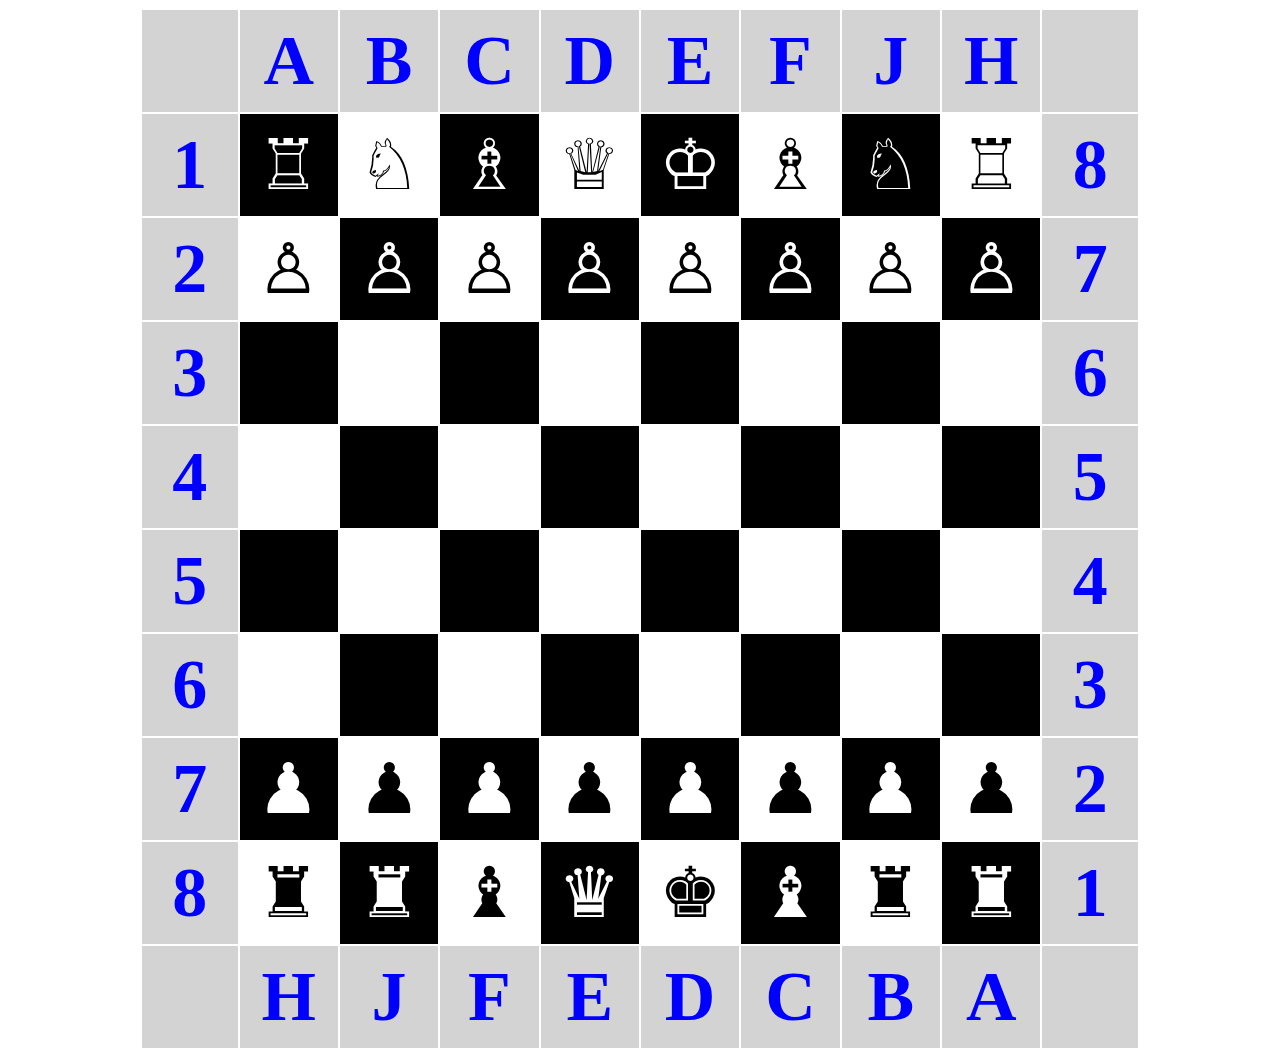
<file: шахматы.html>
<!DOCTYPE html>
<html lang="ru">

	<head>
		<title>Шахматы</title>
	
		<meta charset="utf-8">
		
		<style>
		table {
			border-collapse; collapse;
			margin: 0 auto;
			width: 1000px;
		}
		td, th {
			width: 100px;
			height: 100px;
			text-align: center;
			font-size: 70px;
		}
		th {
			background: lightgray;
			color: blue;
		}
		tr:nth-child(odd) td:nth-child(odd),
		tr:nth-child(even) td:nth-child(even) {
			background: black;
			color: white;
		}
		tr:nth-child(even) td:nth-child(odd),
		tr:nth-child(odd) td:nth-child(even) {
			background: white;
			color: black;
		}
		
		</style>
	
	</head>

	<body>
		<table>
		<tr>
			<th></th>
			<th>A</th>
			<th>B</th>
			<th>C</th>
			<th>D</th>
			<th>E</th>
			<th>F</th>
			<th>J</th>
			<th>H</th>
			<th></th>
		</tr>
		<tr>
			<th>1</th>
			<td>&#9814;</td>
			<td>&#9816;</td>
			<td>&#9815;</td>
			<td>&#9813;</td>
			<td>&#9812;</td>
			<td>&#9815;</td>
			<td>&#9816;</td>
			<td>&#9814;</td>
			<th>8</th>
		</tr>
		<tr>
			<th>2</th>
			<td>&#9817;</td>
			<td>&#9817;</td>
			<td>&#9817;</td>
			<td>&#9817;</td>
			<td>&#9817;</td>
			<td>&#9817;</td>
			<td>&#9817;</td>
			<td>&#9817;</td>
			<th>7</th>
		</tr>
		<tr>
			<th>3</th>
			<td></td>
			<td></td>
			<td></td>
			<td></td>
			<td></td>
			<td></td>
			<td></td>
			<td></td>
			<th>6</th>
		</tr>
		<tr>
			<th>4</th>
			<td></td>
			<td></td>
			<td></td>
			<td></td>
			<td></td>
			<td></td>
			<td></td>
			<td></td>
			<th>5</th>
		</tr>
		<tr>
			<th>5</th>
			<td></td>
			<td></td>
			<td></td>
			<td></td>
			<td></td>
			<td></td>
			<td></td>
			<td></td>
			<th>4</th>
		</tr>
		<tr>
			<th>6</th>
			<td></td>
			<td></td>
			<td></td>
			<td></td>
			<td></td>
			<td></td>
			<td></td>
			<td></td>
			<th>3</th>
		</tr>
		<tr>
			<th>7</th>
			<td>&#9823;</td>
			<td>&#9823;</td>
			<td>&#9823;</td>
			<td>&#9823;</td>
			<td>&#9823;</td>
			<td>&#9823;</td>
			<td>&#9823;</td>
			<td>&#9823;</td>
			<th>2</th>
		</tr>
		<tr>
			<th>8</th>
			<td>&#9820;</td>
			<td>&#9820;</td>
			<td>&#9821;</td>
			<td>&#9819;</td>
			<td>&#9818;</td>
			<td>&#9821;</td>
			<td>&#9820;</td>
			<td>&#9820;</td>
			<th>1</th>
		</tr>
		<tr>
			<th></th>
			<th>H</th>
			<th>J</th>
			<th>F</th>
			<th>E</th>
			<th>D</th>
			<th>C</th>
			<th>B</th>
			<th>A</th>
			<th></th>
		</table>
	</body>
</html>
</file>
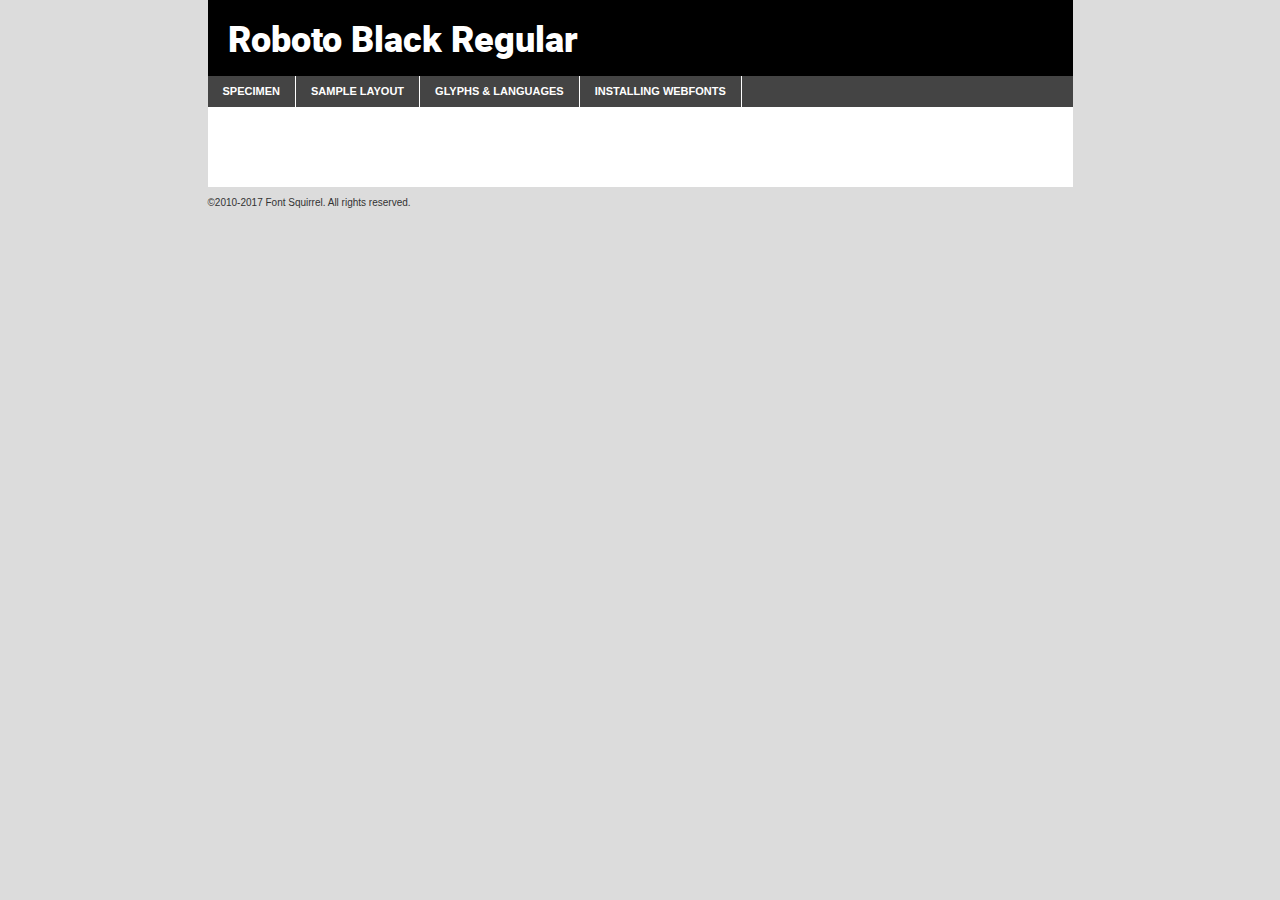
<file: fonts/roboto-black-demo.html>
<!DOCTYPE html PUBLIC "-//W3C//DTD XHTML 1.0 Transitional//EN"
	"http://www.w3.org/TR/xhtml1/DTD/xhtml1-transitional.dtd">

<html xmlns="http://www.w3.org/1999/xhtml" xml:lang="en" lang="en">
<head>
	<meta http-equiv="Content-Type" content="text/html; charset=utf-8" />
	<script src="http://ajax.googleapis.com/ajax/libs/jquery/1.7.2/jquery.min.js" type="text/javascript" charset="utf-8"></script>
	<script type="text/javascript">
	(function($){$.fn.easyTabs=function(option){var param=jQuery.extend({fadeSpeed:"fast",defaultContent:1,activeClass:'active'},option);$(this).each(function(){var thisId="#"+this.id;if(param.defaultContent==''){param.defaultContent=1;}
	if(typeof param.defaultContent=="number")
	{var defaultTab=$(thisId+" .tabs li:eq("+(param.defaultContent-1)+") a").attr('href').substr(1);}else{var defaultTab=param.defaultContent;}
	$(thisId+" .tabs li a").each(function(){var tabToHide=$(this).attr('href').substr(1);$("#"+tabToHide).addClass('easytabs-tab-content');});hideAll();changeContent(defaultTab);function hideAll(){$(thisId+" .easytabs-tab-content").hide();}
	function changeContent(tabId){hideAll();$(thisId+" .tabs li").removeClass(param.activeClass);$(thisId+" .tabs li a[href=#"+tabId+"]").closest('li').addClass(param.activeClass);if(param.fadeSpeed!="none")
	{$(thisId+" #"+tabId).fadeIn(param.fadeSpeed);}else{$(thisId+" #"+tabId).show();}}
	$(thisId+" .tabs li").click(function(){var tabId=$(this).find('a').attr('href').substr(1);changeContent(tabId);return false;});});}})(jQuery);
	</script>
	<link rel="stylesheet" href="specimen_files/specimen_stylesheet.css" type="text/css" charset="utf-8" />
	<link rel="stylesheet" href="stylesheet.css" type="text/css" charset="utf-8" />

	<style type="text/css">
					body{
				font-family: 'robotoblack';
							}
		</style>

	<title>Roboto Black Regular Specimen</title>
	
	
	<script type="text/javascript" charset="utf-8">
		$(document).ready(function() {
			$('#container').easyTabs({defaultContent:1});
		});
	</script>
</head>

<body>
<div id="container">
	<div id="header">
		Roboto Black Regular	</div>
	<ul class="tabs">
		<li><a href="#specimen">Specimen</a></li>
		<li><a href="#layout">Sample Layout</a></li>
				<li><a href="#glyphs">Glyphs &amp; Languages</a></li>
		<li><a href="#installing">Installing Webfonts</a></li>
		
	</ul>
	
	<div id="main_content">

		
			<div id="specimen">
		
				<div class="section">
					<div class="grid12 firstcol">
						<div class="huge">AaBb</div>
					</div>
				</div>
		
				<div class="section">
					<div class="glyph_range">A&#x200B;B&#x200b;C&#x200b;D&#x200b;E&#x200b;F&#x200b;G&#x200b;H&#x200b;I&#x200b;J&#x200b;K&#x200b;L&#x200b;M&#x200b;N&#x200b;O&#x200b;P&#x200b;Q&#x200b;R&#x200b;S&#x200b;T&#x200b;U&#x200b;V&#x200b;W&#x200b;X&#x200b;Y&#x200b;Z&#x200b;a&#x200b;b&#x200b;c&#x200b;d&#x200b;e&#x200b;f&#x200b;g&#x200b;h&#x200b;i&#x200b;j&#x200b;k&#x200b;l&#x200b;m&#x200b;n&#x200b;o&#x200b;p&#x200b;q&#x200b;r&#x200b;s&#x200b;t&#x200b;u&#x200b;v&#x200b;w&#x200b;x&#x200b;y&#x200b;z&#x200b;1&#x200b;2&#x200b;3&#x200b;4&#x200b;5&#x200b;6&#x200b;7&#x200b;8&#x200b;9&#x200b;0&#x200b;&amp;&#x200b;.&#x200b;,&#x200b;?&#x200b;!&#x200b;&#64;&#x200b;(&#x200b;)&#x200b;#&#x200b;$&#x200b;%&#x200b;*&#x200b;+&#x200b;-&#x200b;=&#x200b;:&#x200b;;</div>
				</div>
				<div class="section">
					<div class="grid12 firstcol">
						<table class="sample_table">
							<tr><td>10</td><td class="size10">abcdefghijklmnopqrstuvwxyzABCDEFGHIJKLMNOPQRSTUVWXYZ0123456789abcdefghijklmnopqrstuvwxyzABCDEFGHIJKLMNOPQRSTUVWXYZ0123456789abcdefghijklmnopqrstuvwxyzABCDEFGHIJKLMNOPQRSTUVWXYZ</td></tr>
							<tr><td>11</td><td class="size11">abcdefghijklmnopqrstuvwxyzABCDEFGHIJKLMNOPQRSTUVWXYZ0123456789abcdefghijklmnopqrstuvwxyzABCDEFGHIJKLMNOPQRSTUVWXYZ0123456789abcdefghijklmnopqrstuvwxyzABCDEFGHIJKLMNOPQRSTUVWXYZ</td></tr>
							<tr><td>12</td><td class="size12">abcdefghijklmnopqrstuvwxyzABCDEFGHIJKLMNOPQRSTUVWXYZ0123456789abcdefghijklmnopqrstuvwxyzABCDEFGHIJKLMNOPQRSTUVWXYZ0123456789abcdefghijklmnopqrstuvwxyzABCDEFGHIJKLMNOPQRSTUVWXYZ</td></tr>
							<tr><td>13</td><td class="size13">abcdefghijklmnopqrstuvwxyzABCDEFGHIJKLMNOPQRSTUVWXYZ0123456789abcdefghijklmnopqrstuvwxyzABCDEFGHIJKLMNOPQRSTUVWXYZ0123456789abcdefghijklmnopqrstuvwxyzABCDEFGHIJKLMNOPQRSTUVWXYZ</td></tr>
							<tr><td>14</td><td class="size14">abcdefghijklmnopqrstuvwxyzABCDEFGHIJKLMNOPQRSTUVWXYZ0123456789abcdefghijklmnopqrstuvwxyzABCDEFGHIJKLMNOPQRSTUVWXYZ0123456789abcdefghijklmnopqrstuvwxyzABCDEFGHIJKLMNOPQRSTUVWXYZ</td></tr>
							<tr><td>16</td><td class="size16">abcdefghijklmnopqrstuvwxyzABCDEFGHIJKLMNOPQRSTUVWXYZ0123456789abcdefghijklmnopqrstuvwxyzABCDEFGHIJKLMNOPQRSTUVWXYZ</td></tr>
							<tr><td>18</td><td class="size18">abcdefghijklmnopqrstuvwxyzABCDEFGHIJKLMNOPQRSTUVWXYZ0123456789abcdefghijklmnopqrstuvwxyzABCDEFGHIJKLMNOPQRSTUVWXYZ</td></tr>
							<tr><td>20</td><td class="size20">abcdefghijklmnopqrstuvwxyzABCDEFGHIJKLMNOPQRSTUVWXYZ0123456789abcdefghijklmnopqrstuvwxyzABCDEFGHIJKLMNOPQRSTUVWXYZ</td></tr>
							<tr><td>24</td><td class="size24">abcdefghijklmnopqrstuvwxyzABCDEFGHIJKLMNOPQRSTUVWXYZ0123456789abcdefghijklmnopqrstuvwxyzABCDEFGHIJKLMNOPQRSTUVWXYZ</td></tr>
							<tr><td>30</td><td class="size30">abcdefghijklmnopqrstuvwxyzABCDEFGHIJKLMNOPQRSTUVWXYZ0123456789abcdefghijklmnopqrstuvwxyzABCDEFGHIJKLMNOPQRSTUVWXYZ</td></tr>
							<tr><td>36</td><td class="size36">abcdefghijklmnopqrstuvwxyzABCDEFGHIJKLMNOPQRSTUVWXYZ0123456789abcdefghijklmnopqrstuvwxyzABCDEFGHIJKLMNOPQRSTUVWXYZ</td></tr>
							<tr><td>48</td><td class="size48">abcdefghijklmnopqrstuvwxyzABCDEFGHIJKLMNOPQRSTUVWXYZ0123456789abcdefghijklmnopqrstuvwxyzABCDEFGHIJKLMNOPQRSTUVWXYZ</td></tr>
							<tr><td>60</td><td class="size60">abcdefghijklmnopqrstuvwxyzABCDEFGHIJKLMNOPQRSTUVWXYZ0123456789abcdefghijklmnopqrstuvwxyzABCDEFGHIJKLMNOPQRSTUVWXYZ</td></tr>
							<tr><td>72</td><td class="size72">abcdefghijklmnopqrstuvwxyzABCDEFGHIJKLMNOPQRSTUVWXYZ0123456789abcdefghijklmnopqrstuvwxyzABCDEFGHIJKLMNOPQRSTUVWXYZ</td></tr>
							<tr><td>90</td><td class="size90">abcdefghijklmnopqrstuvwxyzABCDEFGHIJKLMNOPQRSTUVWXYZ0123456789abcdefghijklmnopqrstuvwxyzABCDEFGHIJKLMNOPQRSTUVWXYZ</td></tr>
						</table>
				
					</div>
			
				</div>
		
		
		
								<div class="section" id="bodycomparison">


										<div id="xheight">
				<div class="fontbody">&#x25FC;&#x25FC;&#x25FC;&#x25FC;&#x25FC;&#x25FC;&#x25FC;&#x25FC;&#x25FC;&#x25FC;&#x25FC;&#x25FC;&#x25FC;&#x25FC;&#x25FC;&#x25FC;&#x25FC;&#x25FC;&#x25FC;&#x25FC;&#x25FC;&#x25FC;&#x25FC;&#x25FC;&#x25FC;&#x25FC;&#x25FC;&#x25FC;&#x25FC;&#x25FC;&#x25FC;&#x25FC;&#x25FC;&#x25FC;&#x25FC;&#x25FC;&#x25FC;&#x25FC;&#x25FC;&#x25FC;&#x25FC;&#x25FC;&#x25FC;&#x25FC;&#x25FC;&#x25FC;&#x25FC;&#x25FC;&#x25FC;&#x25FC;&#x25FC;&#x25FC;&#x25FC;&#x25FC;&#x25FC;&#x25FC;&#x25FC;&#x25FC;&#x25FC;&#x25FC;&#x25FC;&#x25FC;&#x25FC;&#x25FC;&#x25FC;&#x25FC;&#x25FC;&#x25FC;&#x25FC;&#x25FC;&#x25FC;&#x25FC;&#x25FC;&#x25FC;&#x25FC;&#x25FC;&#x25FC;&#x25FC;&#x25FC;&#x25FC;&#x25FC;&#x25FC;&#x25FC;&#x25FC;&#x25FC;&#x25FC;&#x25FC;&#x25FC;&#x25FC;&#x25FC;&#x25FC;&#x25FC;&#x25FC;&#x25FC;&#x25FC;&#x25FC;&#x25FC;&#x25FC;&#x25FC;body</div><div class="arialbody">body</div><div class="verdanabody">body</div><div class="georgiabody">body</div></div>
										<div class="fontbody" style="z-index:1">
											body<span>Roboto Black Regular</span>
										</div>
										<div class="arialbody" style="z-index:1">
											body<span>Arial</span>
										</div>
										<div class="verdanabody" style="z-index:1">
											body<span>Verdana</span>
										</div>
										<div class="georgiabody" style="z-index:1">
											body<span>Georgia</span>
										</div>



								</div>
		
		
				<div class="section psample psample_row1" id="">
					
					<div class="grid2 firstcol">
						<p class="size10"><span>10.</span>Aenean lacinia bibendum nulla sed consectetur. Fusce dapibus, tellus ac cursus commodo, tortor mauris condimentum nibh, ut fermentum massa justo sit amet risus. Nullam id dolor id nibh ultricies vehicula ut id elit. Cum sociis natoque penatibus et magnis dis parturient montes, nascetur ridiculus mus. Nulla vitae elit libero, a pharetra augue.</p>
			
					</div>
					<div class="grid3">
						<p class="size11"><span>11.</span>Aenean lacinia bibendum nulla sed consectetur. Fusce dapibus, tellus ac cursus commodo, tortor mauris condimentum nibh, ut fermentum massa justo sit amet risus. Nullam id dolor id nibh ultricies vehicula ut id elit. Cum sociis natoque penatibus et magnis dis parturient montes, nascetur ridiculus mus. Nulla vitae elit libero, a pharetra augue.</p>
			
					</div>
					<div class="grid3">
						<p class="size12"><span>12.</span>Aenean lacinia bibendum nulla sed consectetur. Fusce dapibus, tellus ac cursus commodo, tortor mauris condimentum nibh, ut fermentum massa justo sit amet risus. Nullam id dolor id nibh ultricies vehicula ut id elit. Cum sociis natoque penatibus et magnis dis parturient montes, nascetur ridiculus mus. Nulla vitae elit libero, a pharetra augue.</p>
			
					</div>
					<div class="grid4">
						<p class="size13"><span>13.</span>Aenean lacinia bibendum nulla sed consectetur. Fusce dapibus, tellus ac cursus commodo, tortor mauris condimentum nibh, ut fermentum massa justo sit amet risus. Nullam id dolor id nibh ultricies vehicula ut id elit. Cum sociis natoque penatibus et magnis dis parturient montes, nascetur ridiculus mus. Nulla vitae elit libero, a pharetra augue.</p>
			
					</div>
					<div class="white_blend"></div>
					
				</div>
				<div class="section psample psample_row2" id="">
					<div class="grid3 firstcol">
						<p class="size14"><span>14.</span>Aenean lacinia bibendum nulla sed consectetur. Fusce dapibus, tellus ac cursus commodo, tortor mauris condimentum nibh, ut fermentum massa justo sit amet risus. Nullam id dolor id nibh ultricies vehicula ut id elit. Cum sociis natoque penatibus et magnis dis parturient montes, nascetur ridiculus mus. Nulla vitae elit libero, a pharetra augue.</p>
			
					</div>
					<div class="grid4">
						<p class="size16"><span>16.</span>Aenean lacinia bibendum nulla sed consectetur. Fusce dapibus, tellus ac cursus commodo, tortor mauris condimentum nibh, ut fermentum massa justo sit amet risus. Nullam id dolor id nibh ultricies vehicula ut id elit. Cum sociis natoque penatibus et magnis dis parturient montes, nascetur ridiculus mus. Nulla vitae elit libero, a pharetra augue.</p>
			
					</div>
					<div class="grid5">
						<p class="size18"><span>18.</span>Aenean lacinia bibendum nulla sed consectetur. Fusce dapibus, tellus ac cursus commodo, tortor mauris condimentum nibh, ut fermentum massa justo sit amet risus. Nullam id dolor id nibh ultricies vehicula ut id elit. Cum sociis natoque penatibus et magnis dis parturient montes, nascetur ridiculus mus. Nulla vitae elit libero, a pharetra augue.</p>
			
					</div>

					<div class="white_blend"></div>

				</div>
				
				<div class="section psample psample_row3" id="">
					<div class="grid5 firstcol">
						<p class="size20"><span>20.</span>Aenean lacinia bibendum nulla sed consectetur. Fusce dapibus, tellus ac cursus commodo, tortor mauris condimentum nibh, ut fermentum massa justo sit amet risus. Nullam id dolor id nibh ultricies vehicula ut id elit. Cum sociis natoque penatibus et magnis dis parturient montes, nascetur ridiculus mus. Nulla vitae elit libero, a pharetra augue.</p>
					</div>
					<div class="grid7">
						<p class="size24"><span>24.</span>Aenean lacinia bibendum nulla sed consectetur. Fusce dapibus, tellus ac cursus commodo, tortor mauris condimentum nibh, ut fermentum massa justo sit amet risus. Nullam id dolor id nibh ultricies vehicula ut id elit. Cum sociis natoque penatibus et magnis dis parturient montes, nascetur ridiculus mus. Nulla vitae elit libero, a pharetra augue.</p>
					</div>
					
					<div class="white_blend"></div>
					
				</div>
				
				<div class="section psample psample_row4" id="">
					<div class="grid12 firstcol">
						<p class="size30"><span>30.</span>Aenean lacinia bibendum nulla sed consectetur. Fusce dapibus, tellus ac cursus commodo, tortor mauris condimentum nibh, ut fermentum massa justo sit amet risus. Nullam id dolor id nibh ultricies vehicula ut id elit. Cum sociis natoque penatibus et magnis dis parturient montes, nascetur ridiculus mus. Nulla vitae elit libero, a pharetra augue.</p>
					</div>
					<div class="white_blend"></div>
					
				</div>
				
				
				
				<div class="section psample psample_row1 fullreverse">
					<div class="grid2 firstcol">
						<p class="size10"><span>10.</span>Aenean lacinia bibendum nulla sed consectetur. Fusce dapibus, tellus ac cursus commodo, tortor mauris condimentum nibh, ut fermentum massa justo sit amet risus. Nullam id dolor id nibh ultricies vehicula ut id elit. Cum sociis natoque penatibus et magnis dis parturient montes, nascetur ridiculus mus. Nulla vitae elit libero, a pharetra augue.</p>
			
					</div>
					<div class="grid3">
						<p class="size11"><span>11.</span>Aenean lacinia bibendum nulla sed consectetur. Fusce dapibus, tellus ac cursus commodo, tortor mauris condimentum nibh, ut fermentum massa justo sit amet risus. Nullam id dolor id nibh ultricies vehicula ut id elit. Cum sociis natoque penatibus et magnis dis parturient montes, nascetur ridiculus mus. Nulla vitae elit libero, a pharetra augue.</p>
			
					</div>
					<div class="grid3">
						<p class="size12"><span>12.</span>Aenean lacinia bibendum nulla sed consectetur. Fusce dapibus, tellus ac cursus commodo, tortor mauris condimentum nibh, ut fermentum massa justo sit amet risus. Nullam id dolor id nibh ultricies vehicula ut id elit. Cum sociis natoque penatibus et magnis dis parturient montes, nascetur ridiculus mus. Nulla vitae elit libero, a pharetra augue.</p>
			
					</div>
					<div class="grid4">
						<p class="size13"><span>13.</span>Aenean lacinia bibendum nulla sed consectetur. Fusce dapibus, tellus ac cursus commodo, tortor mauris condimentum nibh, ut fermentum massa justo sit amet risus. Nullam id dolor id nibh ultricies vehicula ut id elit. Cum sociis natoque penatibus et magnis dis parturient montes, nascetur ridiculus mus. Nulla vitae elit libero, a pharetra augue.</p>
			
					</div>
					<div class="black_blend"></div>
					
				</div>
				
				<div class="section psample psample_row2 fullreverse">
					<div class="grid3 firstcol">
						<p class="size14"><span>14.</span>Aenean lacinia bibendum nulla sed consectetur. Fusce dapibus, tellus ac cursus commodo, tortor mauris condimentum nibh, ut fermentum massa justo sit amet risus. Nullam id dolor id nibh ultricies vehicula ut id elit. Cum sociis natoque penatibus et magnis dis parturient montes, nascetur ridiculus mus. Nulla vitae elit libero, a pharetra augue.</p>
			
					</div>
					<div class="grid4">
						<p class="size16"><span>16.</span>Aenean lacinia bibendum nulla sed consectetur. Fusce dapibus, tellus ac cursus commodo, tortor mauris condimentum nibh, ut fermentum massa justo sit amet risus. Nullam id dolor id nibh ultricies vehicula ut id elit. Cum sociis natoque penatibus et magnis dis parturient montes, nascetur ridiculus mus. Nulla vitae elit libero, a pharetra augue.</p>
			
					</div>
					<div class="grid5">
						<p class="size18"><span>18.</span>Aenean lacinia bibendum nulla sed consectetur. Fusce dapibus, tellus ac cursus commodo, tortor mauris condimentum nibh, ut fermentum massa justo sit amet risus. Nullam id dolor id nibh ultricies vehicula ut id elit. Cum sociis natoque penatibus et magnis dis parturient montes, nascetur ridiculus mus. Nulla vitae elit libero, a pharetra augue.</p>
			
					</div>
					<div class="black_blend"></div>

				</div>
				
				<div class="section psample fullreverse psample_row3" id="">
					<div class="grid5 firstcol">
						<p class="size20"><span>20.</span>Aenean lacinia bibendum nulla sed consectetur. Fusce dapibus, tellus ac cursus commodo, tortor mauris condimentum nibh, ut fermentum massa justo sit amet risus. Nullam id dolor id nibh ultricies vehicula ut id elit. Cum sociis natoque penatibus et magnis dis parturient montes, nascetur ridiculus mus. Nulla vitae elit libero, a pharetra augue.</p>
					</div>
					<div class="grid7">
						<p class="size24"><span>24.</span>Aenean lacinia bibendum nulla sed consectetur. Fusce dapibus, tellus ac cursus commodo, tortor mauris condimentum nibh, ut fermentum massa justo sit amet risus. Nullam id dolor id nibh ultricies vehicula ut id elit. Cum sociis natoque penatibus et magnis dis parturient montes, nascetur ridiculus mus. Nulla vitae elit libero, a pharetra augue.</p>
					</div>
					
					<div class="black_blend"></div>
					
				</div>
				
				<div class="section psample fullreverse psample_row4" id="" style="border-bottom: 20px #000 solid;">
					<div class="grid12 firstcol">
						<p class="size30"><span>30.</span>Aenean lacinia bibendum nulla sed consectetur. Fusce dapibus, tellus ac cursus commodo, tortor mauris condimentum nibh, ut fermentum massa justo sit amet risus. Nullam id dolor id nibh ultricies vehicula ut id elit. Cum sociis natoque penatibus et magnis dis parturient montes, nascetur ridiculus mus. Nulla vitae elit libero, a pharetra augue.</p>
					</div>
					<div class="black_blend"></div>
					
				</div>
				
				
				
				
			</div>
			
			<div id="layout">
				
				<div class="section">
					
					<div class="grid12 firstcol">
						<h1>Lorem Ipsum Dolor</h1>
						<h2>Etiam porta sem malesuada magna mollis euismod</h2>
						
						<p class="byline">By <a href="#link">Aenean Lacinia</a></p>
					</div>
				</div>
				<div class="section">
					<div class="grid8 firstcol">
						<p class="large">Donec sed odio dui. Morbi leo risus, porta ac consectetur ac, vestibulum at eros. Fusce dapibus, tellus ac cursus commodo, tortor mauris condimentum nibh, ut fermentum massa justo sit amet risus. </p>

						
						<h3>Pellentesque ornare sem</h3>

						<p>Maecenas sed diam eget risus varius blandit sit amet non magna. Maecenas faucibus mollis interdum. Donec ullamcorper nulla non metus auctor fringilla. Nullam id dolor id nibh ultricies vehicula ut id elit. Nullam id dolor id nibh ultricies vehicula ut id elit. </p>

						<p>Aenean eu leo quam. Pellentesque ornare sem lacinia quam venenatis vestibulum. Lorem ipsum dolor sit amet, consectetur adipiscing elit. Cum sociis natoque penatibus et magnis dis parturient montes, nascetur ridiculus mus. </p>

						<p>Nulla vitae elit libero, a pharetra augue. Praesent commodo cursus magna, vel scelerisque nisl consectetur et. Aenean lacinia bibendum nulla sed consectetur. </p>

						<p>Nullam quis risus eget urna mollis ornare vel eu leo. Nullam quis risus eget urna mollis ornare vel eu leo. Maecenas sed diam eget risus varius blandit sit amet non magna. Donec ullamcorper nulla non metus auctor fringilla. </p>

						<h3>Cras mattis consectetur</h3>

						<p>Aenean eu leo quam. Pellentesque ornare sem lacinia quam venenatis vestibulum. Aenean lacinia bibendum nulla sed consectetur. Integer posuere erat a ante venenatis dapibus posuere velit aliquet. Cras mattis consectetur purus sit amet fermentum. </p>

						<p>Nullam id dolor id nibh ultricies vehicula ut id elit. Nullam quis risus eget urna mollis ornare vel eu leo. Cras mattis consectetur purus sit amet fermentum.</p>
					</div>
					
					<div class="grid4 sidebar">
						
						<div class="box reverse">
							<p class="last">Nullam quis risus eget urna mollis ornare vel eu leo. Donec ullamcorper nulla non metus auctor fringilla. Cras mattis consectetur purus sit amet fermentum. Sed posuere consectetur est at lobortis. Lorem ipsum dolor sit amet, consectetur adipiscing elit. </p>
						</div>
						
						<p class="caption">Maecenas sed diam eget risus varius.</p>

						<p>Vestibulum id ligula porta felis euismod semper. Integer posuere erat a ante venenatis dapibus posuere velit aliquet. Vestibulum id ligula porta felis euismod semper. Sed posuere consectetur est at lobortis. Maecenas sed diam eget risus varius blandit sit amet non magna. Fusce dapibus, tellus ac cursus commodo, tortor mauris condimentum nibh, ut fermentum massa justo sit amet risus. </p>

					

						<p>Duis mollis, est non commodo luctus, nisi erat porttitor ligula, eget lacinia odio sem nec elit. Aenean lacinia bibendum nulla sed consectetur. Vivamus sagittis lacus vel augue laoreet rutrum faucibus dolor auctor. Aenean lacinia bibendum nulla sed consectetur. Nullam quis risus eget urna mollis ornare vel eu leo. </p>

						<p>Praesent commodo cursus magna, vel scelerisque nisl consectetur et. Donec ullamcorper nulla non metus auctor fringilla. Maecenas faucibus mollis interdum. Fusce dapibus, tellus ac cursus commodo, tortor mauris condimentum nibh, ut fermentum massa justo sit amet risus. </p>

					</div>
				</div>
				
			</div>


			



		<div id="glyphs">
			<div class="section">
				<div class="grid12 firstcol">
			
				<h1>Language Support</h1>
				<p>The subset of Roboto Black Regular in this kit supports the following languages:<br />
			
					Albanian, Basque, Breton, Chamorro, Danish, Dutch, English, Faroese, Finnish, French, Frisian, Galician, German, Icelandic, Italian, Malagasy, Norwegian, Portuguese, Spanish, Alsatian, Aragonese, Arapaho, Arrernte, Asturian, Aymara, Bislama, Cebuano, Corsican, Fijian, French_creole, Genoese, Gilbertese, Greenlandic, Haitian_creole, Hiligaynon, Hmong, Hopi, Ibanag, Iloko_ilokano, Indonesian, Interglossa_glosa, Interlingua, Irish_gaelic, Jerriais, Lojban, Lombard, Luxembourgeois, Manx, Mohawk, Norfolk_pitcairnese, Occitan, Oromo, Pangasinan, Papiamento, Piedmontese, Potawatomi, Rhaeto-romance, Romansh, Rotokas, Sami_lule, Samoan, Sardinian, Scots_gaelic, Seychelles_creole, Shona, Sicilian, Somali, Southern_ndebele, Swahili, Swati_swazi, Tagalog_filipino_pilipino, Tetum, Tok_pisin, Uyghur_latinized, Volapuk, Walloon, Warlpiri, Xhosa, Yapese, Zulu, Latinbasic, Ubasic, Demo				</p>
				<h1>Glyph Chart</h1>
				<p>The subset of Roboto Black Regular in this kit includes all the glyphs listed below. Unicode entities are included above each glyph to help you insert individual characters into your layout.</p>
				<div id="glyph_chart">
			
																														 <div><p>&amp;#2;</p>&#2;</div>
																				 <div><p>&amp;#13;</p>&#13;</div>
																				 <div><p>&amp;#32;</p>&#32;</div>
																				 <div><p>&amp;#33;</p>&#33;</div>
																				 <div><p>&amp;#34;</p>&#34;</div>
																				 <div><p>&amp;#35;</p>&#35;</div>
																				 <div><p>&amp;#36;</p>&#36;</div>
																				 <div><p>&amp;#37;</p>&#37;</div>
																				 <div><p>&amp;#38;</p>&#38;</div>
																				 <div><p>&amp;#39;</p>&#39;</div>
																				 <div><p>&amp;#40;</p>&#40;</div>
																				 <div><p>&amp;#41;</p>&#41;</div>
																				 <div><p>&amp;#42;</p>&#42;</div>
																				 <div><p>&amp;#43;</p>&#43;</div>
																				 <div><p>&amp;#44;</p>&#44;</div>
																				 <div><p>&amp;#45;</p>&#45;</div>
																				 <div><p>&amp;#46;</p>&#46;</div>
																				 <div><p>&amp;#47;</p>&#47;</div>
																				 <div><p>&amp;#48;</p>&#48;</div>
																				 <div><p>&amp;#49;</p>&#49;</div>
																				 <div><p>&amp;#50;</p>&#50;</div>
																				 <div><p>&amp;#51;</p>&#51;</div>
																				 <div><p>&amp;#52;</p>&#52;</div>
																				 <div><p>&amp;#53;</p>&#53;</div>
																				 <div><p>&amp;#54;</p>&#54;</div>
																				 <div><p>&amp;#55;</p>&#55;</div>
																				 <div><p>&amp;#56;</p>&#56;</div>
																				 <div><p>&amp;#57;</p>&#57;</div>
																				 <div><p>&amp;#58;</p>&#58;</div>
																				 <div><p>&amp;#59;</p>&#59;</div>
																				 <div><p>&amp;#60;</p>&#60;</div>
																				 <div><p>&amp;#61;</p>&#61;</div>
																				 <div><p>&amp;#62;</p>&#62;</div>
																				 <div><p>&amp;#63;</p>&#63;</div>
																				 <div><p>&amp;#64;</p>&#64;</div>
																				 <div><p>&amp;#65;</p>&#65;</div>
																				 <div><p>&amp;#66;</p>&#66;</div>
																				 <div><p>&amp;#67;</p>&#67;</div>
																				 <div><p>&amp;#68;</p>&#68;</div>
																				 <div><p>&amp;#69;</p>&#69;</div>
																				 <div><p>&amp;#70;</p>&#70;</div>
																				 <div><p>&amp;#71;</p>&#71;</div>
																				 <div><p>&amp;#72;</p>&#72;</div>
																				 <div><p>&amp;#73;</p>&#73;</div>
																				 <div><p>&amp;#74;</p>&#74;</div>
																				 <div><p>&amp;#75;</p>&#75;</div>
																				 <div><p>&amp;#76;</p>&#76;</div>
																				 <div><p>&amp;#77;</p>&#77;</div>
																				 <div><p>&amp;#78;</p>&#78;</div>
																				 <div><p>&amp;#79;</p>&#79;</div>
																				 <div><p>&amp;#80;</p>&#80;</div>
																				 <div><p>&amp;#81;</p>&#81;</div>
																				 <div><p>&amp;#82;</p>&#82;</div>
																				 <div><p>&amp;#83;</p>&#83;</div>
																				 <div><p>&amp;#84;</p>&#84;</div>
																				 <div><p>&amp;#85;</p>&#85;</div>
																				 <div><p>&amp;#86;</p>&#86;</div>
																				 <div><p>&amp;#87;</p>&#87;</div>
																				 <div><p>&amp;#88;</p>&#88;</div>
																				 <div><p>&amp;#89;</p>&#89;</div>
																				 <div><p>&amp;#90;</p>&#90;</div>
																				 <div><p>&amp;#91;</p>&#91;</div>
																				 <div><p>&amp;#92;</p>&#92;</div>
																				 <div><p>&amp;#93;</p>&#93;</div>
																				 <div><p>&amp;#94;</p>&#94;</div>
																				 <div><p>&amp;#95;</p>&#95;</div>
																				 <div><p>&amp;#96;</p>&#96;</div>
																				 <div><p>&amp;#97;</p>&#97;</div>
																				 <div><p>&amp;#98;</p>&#98;</div>
																				 <div><p>&amp;#99;</p>&#99;</div>
																				 <div><p>&amp;#100;</p>&#100;</div>
																				 <div><p>&amp;#101;</p>&#101;</div>
																				 <div><p>&amp;#102;</p>&#102;</div>
																				 <div><p>&amp;#103;</p>&#103;</div>
																				 <div><p>&amp;#104;</p>&#104;</div>
																				 <div><p>&amp;#105;</p>&#105;</div>
																				 <div><p>&amp;#106;</p>&#106;</div>
																				 <div><p>&amp;#107;</p>&#107;</div>
																				 <div><p>&amp;#108;</p>&#108;</div>
																				 <div><p>&amp;#109;</p>&#109;</div>
																				 <div><p>&amp;#110;</p>&#110;</div>
																				 <div><p>&amp;#111;</p>&#111;</div>
																				 <div><p>&amp;#112;</p>&#112;</div>
																				 <div><p>&amp;#113;</p>&#113;</div>
																				 <div><p>&amp;#114;</p>&#114;</div>
																				 <div><p>&amp;#115;</p>&#115;</div>
																				 <div><p>&amp;#116;</p>&#116;</div>
																				 <div><p>&amp;#117;</p>&#117;</div>
																				 <div><p>&amp;#118;</p>&#118;</div>
																				 <div><p>&amp;#119;</p>&#119;</div>
																				 <div><p>&amp;#120;</p>&#120;</div>
																				 <div><p>&amp;#121;</p>&#121;</div>
																				 <div><p>&amp;#122;</p>&#122;</div>
																				 <div><p>&amp;#123;</p>&#123;</div>
																				 <div><p>&amp;#124;</p>&#124;</div>
																				 <div><p>&amp;#125;</p>&#125;</div>
																				 <div><p>&amp;#126;</p>&#126;</div>
																				 <div><p>&amp;#160;</p>&#160;</div>
																				 <div><p>&amp;#161;</p>&#161;</div>
																				 <div><p>&amp;#162;</p>&#162;</div>
																				 <div><p>&amp;#163;</p>&#163;</div>
																				 <div><p>&amp;#164;</p>&#164;</div>
																				 <div><p>&amp;#165;</p>&#165;</div>
																				 <div><p>&amp;#166;</p>&#166;</div>
																				 <div><p>&amp;#167;</p>&#167;</div>
																				 <div><p>&amp;#168;</p>&#168;</div>
																				 <div><p>&amp;#169;</p>&#169;</div>
																				 <div><p>&amp;#170;</p>&#170;</div>
																				 <div><p>&amp;#171;</p>&#171;</div>
																				 <div><p>&amp;#172;</p>&#172;</div>
																				 <div><p>&amp;#173;</p>&#173;</div>
																				 <div><p>&amp;#174;</p>&#174;</div>
																				 <div><p>&amp;#175;</p>&#175;</div>
																				 <div><p>&amp;#176;</p>&#176;</div>
																				 <div><p>&amp;#177;</p>&#177;</div>
																				 <div><p>&amp;#178;</p>&#178;</div>
																				 <div><p>&amp;#179;</p>&#179;</div>
																				 <div><p>&amp;#180;</p>&#180;</div>
																				 <div><p>&amp;#181;</p>&#181;</div>
																				 <div><p>&amp;#182;</p>&#182;</div>
																				 <div><p>&amp;#183;</p>&#183;</div>
																				 <div><p>&amp;#184;</p>&#184;</div>
																				 <div><p>&amp;#185;</p>&#185;</div>
																				 <div><p>&amp;#186;</p>&#186;</div>
																				 <div><p>&amp;#187;</p>&#187;</div>
																				 <div><p>&amp;#188;</p>&#188;</div>
																				 <div><p>&amp;#189;</p>&#189;</div>
																				 <div><p>&amp;#190;</p>&#190;</div>
																				 <div><p>&amp;#191;</p>&#191;</div>
																				 <div><p>&amp;#192;</p>&#192;</div>
																				 <div><p>&amp;#193;</p>&#193;</div>
																				 <div><p>&amp;#194;</p>&#194;</div>
																				 <div><p>&amp;#195;</p>&#195;</div>
																				 <div><p>&amp;#196;</p>&#196;</div>
																				 <div><p>&amp;#197;</p>&#197;</div>
																				 <div><p>&amp;#198;</p>&#198;</div>
																				 <div><p>&amp;#199;</p>&#199;</div>
																				 <div><p>&amp;#200;</p>&#200;</div>
																				 <div><p>&amp;#201;</p>&#201;</div>
																				 <div><p>&amp;#202;</p>&#202;</div>
																				 <div><p>&amp;#203;</p>&#203;</div>
																				 <div><p>&amp;#204;</p>&#204;</div>
																				 <div><p>&amp;#205;</p>&#205;</div>
																				 <div><p>&amp;#206;</p>&#206;</div>
																				 <div><p>&amp;#207;</p>&#207;</div>
																				 <div><p>&amp;#208;</p>&#208;</div>
																				 <div><p>&amp;#209;</p>&#209;</div>
																				 <div><p>&amp;#210;</p>&#210;</div>
																				 <div><p>&amp;#211;</p>&#211;</div>
																				 <div><p>&amp;#212;</p>&#212;</div>
																				 <div><p>&amp;#213;</p>&#213;</div>
																				 <div><p>&amp;#214;</p>&#214;</div>
																				 <div><p>&amp;#215;</p>&#215;</div>
																				 <div><p>&amp;#216;</p>&#216;</div>
																				 <div><p>&amp;#217;</p>&#217;</div>
																				 <div><p>&amp;#218;</p>&#218;</div>
																				 <div><p>&amp;#219;</p>&#219;</div>
																				 <div><p>&amp;#220;</p>&#220;</div>
																				 <div><p>&amp;#221;</p>&#221;</div>
																				 <div><p>&amp;#222;</p>&#222;</div>
																				 <div><p>&amp;#223;</p>&#223;</div>
																				 <div><p>&amp;#224;</p>&#224;</div>
																				 <div><p>&amp;#225;</p>&#225;</div>
																				 <div><p>&amp;#226;</p>&#226;</div>
																				 <div><p>&amp;#227;</p>&#227;</div>
																				 <div><p>&amp;#228;</p>&#228;</div>
																				 <div><p>&amp;#229;</p>&#229;</div>
																				 <div><p>&amp;#230;</p>&#230;</div>
																				 <div><p>&amp;#231;</p>&#231;</div>
																				 <div><p>&amp;#232;</p>&#232;</div>
																				 <div><p>&amp;#233;</p>&#233;</div>
																				 <div><p>&amp;#234;</p>&#234;</div>
																				 <div><p>&amp;#235;</p>&#235;</div>
																				 <div><p>&amp;#236;</p>&#236;</div>
																				 <div><p>&amp;#237;</p>&#237;</div>
																				 <div><p>&amp;#238;</p>&#238;</div>
																				 <div><p>&amp;#239;</p>&#239;</div>
																				 <div><p>&amp;#240;</p>&#240;</div>
																				 <div><p>&amp;#241;</p>&#241;</div>
																				 <div><p>&amp;#242;</p>&#242;</div>
																				 <div><p>&amp;#243;</p>&#243;</div>
																				 <div><p>&amp;#244;</p>&#244;</div>
																				 <div><p>&amp;#245;</p>&#245;</div>
																				 <div><p>&amp;#246;</p>&#246;</div>
																				 <div><p>&amp;#247;</p>&#247;</div>
																				 <div><p>&amp;#248;</p>&#248;</div>
																				 <div><p>&amp;#249;</p>&#249;</div>
																				 <div><p>&amp;#250;</p>&#250;</div>
																				 <div><p>&amp;#251;</p>&#251;</div>
																				 <div><p>&amp;#252;</p>&#252;</div>
																				 <div><p>&amp;#253;</p>&#253;</div>
																				 <div><p>&amp;#254;</p>&#254;</div>
																				 <div><p>&amp;#255;</p>&#255;</div>
																				 <div><p>&amp;#338;</p>&#338;</div>
																				 <div><p>&amp;#339;</p>&#339;</div>
																				 <div><p>&amp;#376;</p>&#376;</div>
																				 <div><p>&amp;#710;</p>&#710;</div>
																				 <div><p>&amp;#732;</p>&#732;</div>
																				 <div><p>&amp;#8192;</p>&#8192;</div>
																				 <div><p>&amp;#8193;</p>&#8193;</div>
																				 <div><p>&amp;#8194;</p>&#8194;</div>
																				 <div><p>&amp;#8195;</p>&#8195;</div>
																				 <div><p>&amp;#8196;</p>&#8196;</div>
																				 <div><p>&amp;#8197;</p>&#8197;</div>
																				 <div><p>&amp;#8198;</p>&#8198;</div>
																				 <div><p>&amp;#8199;</p>&#8199;</div>
																				 <div><p>&amp;#8200;</p>&#8200;</div>
																				 <div><p>&amp;#8201;</p>&#8201;</div>
																				 <div><p>&amp;#8202;</p>&#8202;</div>
																				 <div><p>&amp;#8208;</p>&#8208;</div>
																				 <div><p>&amp;#8209;</p>&#8209;</div>
																				 <div><p>&amp;#8210;</p>&#8210;</div>
																				 <div><p>&amp;#8211;</p>&#8211;</div>
																				 <div><p>&amp;#8212;</p>&#8212;</div>
																				 <div><p>&amp;#8216;</p>&#8216;</div>
																				 <div><p>&amp;#8217;</p>&#8217;</div>
																				 <div><p>&amp;#8218;</p>&#8218;</div>
																				 <div><p>&amp;#8220;</p>&#8220;</div>
																				 <div><p>&amp;#8221;</p>&#8221;</div>
																				 <div><p>&amp;#8222;</p>&#8222;</div>
																				 <div><p>&amp;#8226;</p>&#8226;</div>
																				 <div><p>&amp;#8230;</p>&#8230;</div>
																				 <div><p>&amp;#8239;</p>&#8239;</div>
																				 <div><p>&amp;#8249;</p>&#8249;</div>
																				 <div><p>&amp;#8250;</p>&#8250;</div>
																				 <div><p>&amp;#8287;</p>&#8287;</div>
																				 <div><p>&amp;#8364;</p>&#8364;</div>
																				 <div><p>&amp;#8482;</p>&#8482;</div>
																				 <div><p>&amp;#9724;</p>&#9724;</div>
																				 <div><p>&amp;#64257;</p>&#64257;</div>
																				 <div><p>&amp;#64258;</p>&#64258;</div>
																				 <div><p>&amp;#64259;</p>&#64259;</div>
																				 <div><p>&amp;#64260;</p>&#64260;</div>
																												</div>	
				</div>
		
		
			</div>
		</div>
		
		
		<div id="specs">
			
		</div>
	
		<div id="installing">
			<div class="section">
				<div class="grid7 firstcol">
					<h1>Installing Webfonts</h1>
					
					<p>Webfonts are supported by all major browser platforms but not all in the same way. There are currently four different font formats that must be included in order to target all browsers. This includes TTF, WOFF, EOT and SVG.</p>
					
					<h2>1. Upload your webfonts</h2>
					<p>You must upload your webfont kit to your website. They should be in or near the same directory as your CSS files.</p>
					
					<h2>2. Include the webfont stylesheet</h2>
					<p>A special CSS @font-face declaration helps the various browsers select the appropriate font it needs without causing you a bunch of headaches. Learn more about this syntax by reading the <a href="https://www.fontspring.com/blog/further-hardening-of-the-bulletproof-syntax">Fontspring blog post</a> about it. The code for it is as follows:</p>


<code>
@font-face{ 
	font-family: 'MyWebFont';
	src: url('WebFont.eot');
	src: url('WebFont.eot?#iefix') format('embedded-opentype'),
	     url('WebFont.woff') format('woff'),
	     url('WebFont.ttf') format('truetype'),
	     url('WebFont.svg#webfont') format('svg');
}
</code>

	<p>We've already gone ahead and generated the code for you. All you have to do is link to the stylesheet in your HTML, like this:</p>
	<code>&lt;link rel=&quot;stylesheet&quot; href=&quot;stylesheet.css&quot; type=&quot;text/css&quot; charset=&quot;utf-8&quot; /&gt;</code>

					<h2>3. Modify your own stylesheet</h2>
					<p>To take advantage of your new fonts, you must tell your stylesheet to use them. Look at the original @font-face declaration above and find the property called "font-family." The name linked there will be what you use to reference the font. Prepend that webfont name to the font stack in the "font-family" property, inside the selector you want to change. For example:</p>
<code>p { font-family: 'WebFont', Arial, sans-serif; }</code>

<h2>4. Test</h2>
<p>Getting webfonts to work cross-browser <em>can</em> be tricky. Use the information in the sidebar to help you if you find that fonts aren't loading in a particular browser.</p>
				</div>
				
				<div class="grid5 sidebar">
					<div class="box">
						<h2>Troubleshooting<br />Font-Face Problems</h2>
						<p>Having trouble getting your webfonts to load in your new website? Here are some tips to sort out what might be the problem.</p>

						<h3>Fonts not showing in any browser</h3>

						<p>This sounds like you need to work on the plumbing. You either did not upload the fonts to the correct directory, or you did not link the fonts properly in the CSS. If you've confirmed that all this is correct and you still have a problem, take a look at your .htaccess file and see if requests are getting intercepted.</p>

						<h3>Fonts not loading in iPhone or iPad</h3>

						<p>The most common problem here is that you are serving the fonts from an IIS server. IIS refuses to serve files that have unknown MIME types. If that is the case, you must set the MIME type for SVG to "image/svg+xml" in the server settings. Follow these instructions from Microsoft if you need help.</p>

						<h3>Fonts not loading in Firefox</h3>

						<p>The primary reason for this failure? You are still using a version Firefox older than 3.5. So upgrade already! If that isn't it, then you are very likely serving fonts from a different domain. Firefox requires that all font assets be served from the same domain. Lastly it is possible that you need to add WOFF to your list of MIME types (if you are serving via IIS.)</p>

						<h3>Fonts not loading in IE</h3>

						<p>Are you looking at Internet Explorer on an actual Windows machine or are you cheating by using a service like Adobe BrowserLab? Many of these screenshot services do not render @font-face for IE. Best to test it on a real machine.</p>

						<h3>Fonts not loading in IE9</h3>

						<p>IE9, like Firefox, requires that fonts be served from the same domain as the website. Make sure that is the case.</p>
					</div>
				</div>
			</div>
			
		</div>
	
	</div>
	<div id="footer">
		<p>&copy;2010-2017 Font Squirrel. All rights reserved.</p>
	</div>
</div>
</body>
</html>
</file>
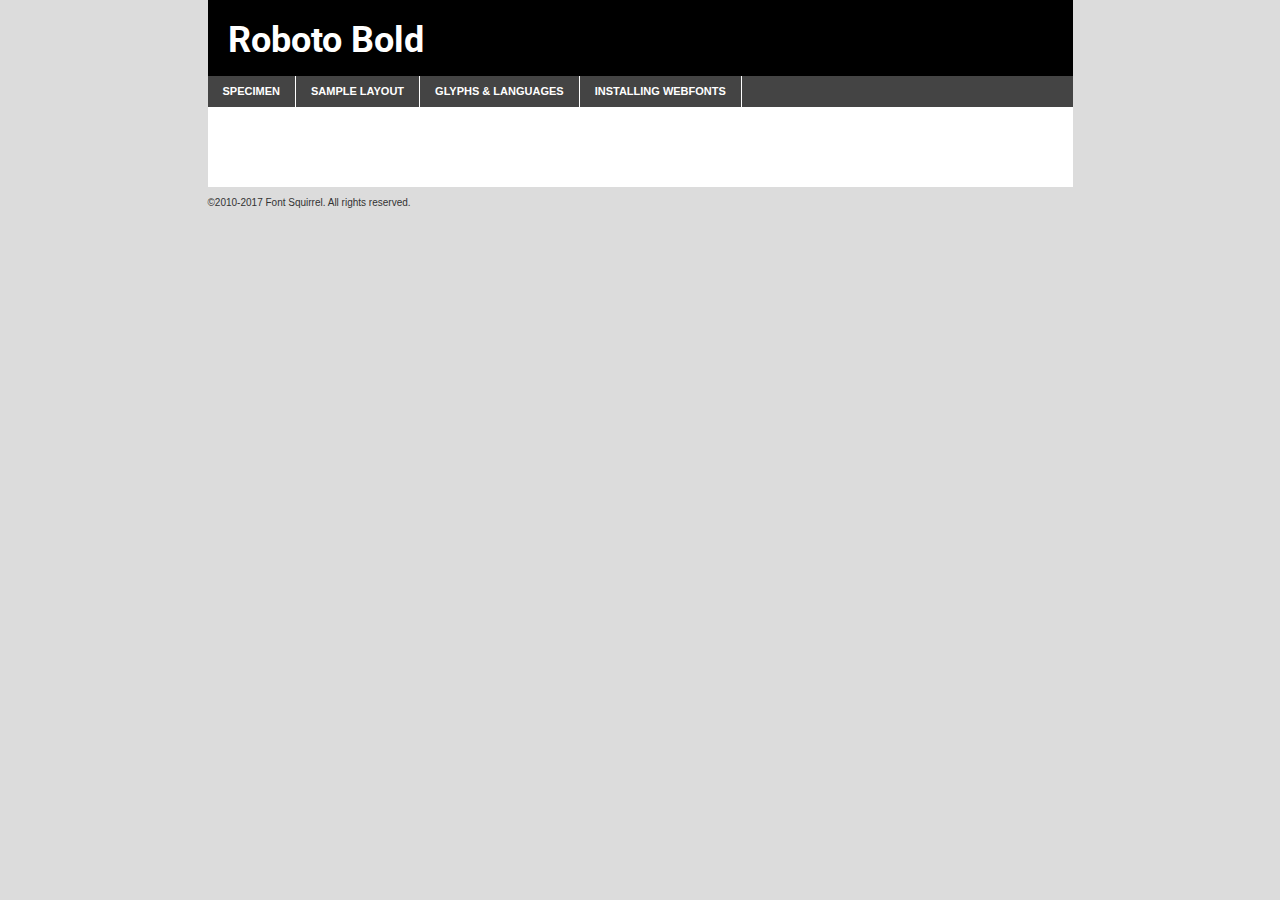
<file: fonts/roboto-bold-demo.html>
<!DOCTYPE html PUBLIC "-//W3C//DTD XHTML 1.0 Transitional//EN"
	"http://www.w3.org/TR/xhtml1/DTD/xhtml1-transitional.dtd">

<html xmlns="http://www.w3.org/1999/xhtml" xml:lang="en" lang="en">
<head>
	<meta http-equiv="Content-Type" content="text/html; charset=utf-8" />
	<script src="http://ajax.googleapis.com/ajax/libs/jquery/1.7.2/jquery.min.js" type="text/javascript" charset="utf-8"></script>
	<script type="text/javascript">
	(function($){$.fn.easyTabs=function(option){var param=jQuery.extend({fadeSpeed:"fast",defaultContent:1,activeClass:'active'},option);$(this).each(function(){var thisId="#"+this.id;if(param.defaultContent==''){param.defaultContent=1;}
	if(typeof param.defaultContent=="number")
	{var defaultTab=$(thisId+" .tabs li:eq("+(param.defaultContent-1)+") a").attr('href').substr(1);}else{var defaultTab=param.defaultContent;}
	$(thisId+" .tabs li a").each(function(){var tabToHide=$(this).attr('href').substr(1);$("#"+tabToHide).addClass('easytabs-tab-content');});hideAll();changeContent(defaultTab);function hideAll(){$(thisId+" .easytabs-tab-content").hide();}
	function changeContent(tabId){hideAll();$(thisId+" .tabs li").removeClass(param.activeClass);$(thisId+" .tabs li a[href=#"+tabId+"]").closest('li').addClass(param.activeClass);if(param.fadeSpeed!="none")
	{$(thisId+" #"+tabId).fadeIn(param.fadeSpeed);}else{$(thisId+" #"+tabId).show();}}
	$(thisId+" .tabs li").click(function(){var tabId=$(this).find('a').attr('href').substr(1);changeContent(tabId);return false;});});}})(jQuery);
	</script>
	<link rel="stylesheet" href="specimen_files/specimen_stylesheet.css" type="text/css" charset="utf-8" />
	<link rel="stylesheet" href="stylesheet.css" type="text/css" charset="utf-8" />

	<style type="text/css">
					body{
				font-family: 'robotobold';
							}
		</style>

	<title>Roboto Bold Specimen</title>
	
	
	<script type="text/javascript" charset="utf-8">
		$(document).ready(function() {
			$('#container').easyTabs({defaultContent:1});
		});
	</script>
</head>

<body>
<div id="container">
	<div id="header">
		Roboto Bold	</div>
	<ul class="tabs">
		<li><a href="#specimen">Specimen</a></li>
		<li><a href="#layout">Sample Layout</a></li>
				<li><a href="#glyphs">Glyphs &amp; Languages</a></li>
		<li><a href="#installing">Installing Webfonts</a></li>
		
	</ul>
	
	<div id="main_content">

		
			<div id="specimen">
		
				<div class="section">
					<div class="grid12 firstcol">
						<div class="huge">AaBb</div>
					</div>
				</div>
		
				<div class="section">
					<div class="glyph_range">A&#x200B;B&#x200b;C&#x200b;D&#x200b;E&#x200b;F&#x200b;G&#x200b;H&#x200b;I&#x200b;J&#x200b;K&#x200b;L&#x200b;M&#x200b;N&#x200b;O&#x200b;P&#x200b;Q&#x200b;R&#x200b;S&#x200b;T&#x200b;U&#x200b;V&#x200b;W&#x200b;X&#x200b;Y&#x200b;Z&#x200b;a&#x200b;b&#x200b;c&#x200b;d&#x200b;e&#x200b;f&#x200b;g&#x200b;h&#x200b;i&#x200b;j&#x200b;k&#x200b;l&#x200b;m&#x200b;n&#x200b;o&#x200b;p&#x200b;q&#x200b;r&#x200b;s&#x200b;t&#x200b;u&#x200b;v&#x200b;w&#x200b;x&#x200b;y&#x200b;z&#x200b;1&#x200b;2&#x200b;3&#x200b;4&#x200b;5&#x200b;6&#x200b;7&#x200b;8&#x200b;9&#x200b;0&#x200b;&amp;&#x200b;.&#x200b;,&#x200b;?&#x200b;!&#x200b;&#64;&#x200b;(&#x200b;)&#x200b;#&#x200b;$&#x200b;%&#x200b;*&#x200b;+&#x200b;-&#x200b;=&#x200b;:&#x200b;;</div>
				</div>
				<div class="section">
					<div class="grid12 firstcol">
						<table class="sample_table">
							<tr><td>10</td><td class="size10">abcdefghijklmnopqrstuvwxyzABCDEFGHIJKLMNOPQRSTUVWXYZ0123456789abcdefghijklmnopqrstuvwxyzABCDEFGHIJKLMNOPQRSTUVWXYZ0123456789abcdefghijklmnopqrstuvwxyzABCDEFGHIJKLMNOPQRSTUVWXYZ</td></tr>
							<tr><td>11</td><td class="size11">abcdefghijklmnopqrstuvwxyzABCDEFGHIJKLMNOPQRSTUVWXYZ0123456789abcdefghijklmnopqrstuvwxyzABCDEFGHIJKLMNOPQRSTUVWXYZ0123456789abcdefghijklmnopqrstuvwxyzABCDEFGHIJKLMNOPQRSTUVWXYZ</td></tr>
							<tr><td>12</td><td class="size12">abcdefghijklmnopqrstuvwxyzABCDEFGHIJKLMNOPQRSTUVWXYZ0123456789abcdefghijklmnopqrstuvwxyzABCDEFGHIJKLMNOPQRSTUVWXYZ0123456789abcdefghijklmnopqrstuvwxyzABCDEFGHIJKLMNOPQRSTUVWXYZ</td></tr>
							<tr><td>13</td><td class="size13">abcdefghijklmnopqrstuvwxyzABCDEFGHIJKLMNOPQRSTUVWXYZ0123456789abcdefghijklmnopqrstuvwxyzABCDEFGHIJKLMNOPQRSTUVWXYZ0123456789abcdefghijklmnopqrstuvwxyzABCDEFGHIJKLMNOPQRSTUVWXYZ</td></tr>
							<tr><td>14</td><td class="size14">abcdefghijklmnopqrstuvwxyzABCDEFGHIJKLMNOPQRSTUVWXYZ0123456789abcdefghijklmnopqrstuvwxyzABCDEFGHIJKLMNOPQRSTUVWXYZ0123456789abcdefghijklmnopqrstuvwxyzABCDEFGHIJKLMNOPQRSTUVWXYZ</td></tr>
							<tr><td>16</td><td class="size16">abcdefghijklmnopqrstuvwxyzABCDEFGHIJKLMNOPQRSTUVWXYZ0123456789abcdefghijklmnopqrstuvwxyzABCDEFGHIJKLMNOPQRSTUVWXYZ</td></tr>
							<tr><td>18</td><td class="size18">abcdefghijklmnopqrstuvwxyzABCDEFGHIJKLMNOPQRSTUVWXYZ0123456789abcdefghijklmnopqrstuvwxyzABCDEFGHIJKLMNOPQRSTUVWXYZ</td></tr>
							<tr><td>20</td><td class="size20">abcdefghijklmnopqrstuvwxyzABCDEFGHIJKLMNOPQRSTUVWXYZ0123456789abcdefghijklmnopqrstuvwxyzABCDEFGHIJKLMNOPQRSTUVWXYZ</td></tr>
							<tr><td>24</td><td class="size24">abcdefghijklmnopqrstuvwxyzABCDEFGHIJKLMNOPQRSTUVWXYZ0123456789abcdefghijklmnopqrstuvwxyzABCDEFGHIJKLMNOPQRSTUVWXYZ</td></tr>
							<tr><td>30</td><td class="size30">abcdefghijklmnopqrstuvwxyzABCDEFGHIJKLMNOPQRSTUVWXYZ0123456789abcdefghijklmnopqrstuvwxyzABCDEFGHIJKLMNOPQRSTUVWXYZ</td></tr>
							<tr><td>36</td><td class="size36">abcdefghijklmnopqrstuvwxyzABCDEFGHIJKLMNOPQRSTUVWXYZ0123456789abcdefghijklmnopqrstuvwxyzABCDEFGHIJKLMNOPQRSTUVWXYZ</td></tr>
							<tr><td>48</td><td class="size48">abcdefghijklmnopqrstuvwxyzABCDEFGHIJKLMNOPQRSTUVWXYZ0123456789abcdefghijklmnopqrstuvwxyzABCDEFGHIJKLMNOPQRSTUVWXYZ</td></tr>
							<tr><td>60</td><td class="size60">abcdefghijklmnopqrstuvwxyzABCDEFGHIJKLMNOPQRSTUVWXYZ0123456789abcdefghijklmnopqrstuvwxyzABCDEFGHIJKLMNOPQRSTUVWXYZ</td></tr>
							<tr><td>72</td><td class="size72">abcdefghijklmnopqrstuvwxyzABCDEFGHIJKLMNOPQRSTUVWXYZ0123456789abcdefghijklmnopqrstuvwxyzABCDEFGHIJKLMNOPQRSTUVWXYZ</td></tr>
							<tr><td>90</td><td class="size90">abcdefghijklmnopqrstuvwxyzABCDEFGHIJKLMNOPQRSTUVWXYZ0123456789abcdefghijklmnopqrstuvwxyzABCDEFGHIJKLMNOPQRSTUVWXYZ</td></tr>
						</table>
				
					</div>
			
				</div>
		
		
		
								<div class="section" id="bodycomparison">


										<div id="xheight">
				<div class="fontbody">&#x25FC;&#x25FC;&#x25FC;&#x25FC;&#x25FC;&#x25FC;&#x25FC;&#x25FC;&#x25FC;&#x25FC;&#x25FC;&#x25FC;&#x25FC;&#x25FC;&#x25FC;&#x25FC;&#x25FC;&#x25FC;&#x25FC;&#x25FC;&#x25FC;&#x25FC;&#x25FC;&#x25FC;&#x25FC;&#x25FC;&#x25FC;&#x25FC;&#x25FC;&#x25FC;&#x25FC;&#x25FC;&#x25FC;&#x25FC;&#x25FC;&#x25FC;&#x25FC;&#x25FC;&#x25FC;&#x25FC;&#x25FC;&#x25FC;&#x25FC;&#x25FC;&#x25FC;&#x25FC;&#x25FC;&#x25FC;&#x25FC;&#x25FC;&#x25FC;&#x25FC;&#x25FC;&#x25FC;&#x25FC;&#x25FC;&#x25FC;&#x25FC;&#x25FC;&#x25FC;&#x25FC;&#x25FC;&#x25FC;&#x25FC;&#x25FC;&#x25FC;&#x25FC;&#x25FC;&#x25FC;&#x25FC;&#x25FC;&#x25FC;&#x25FC;&#x25FC;&#x25FC;&#x25FC;&#x25FC;&#x25FC;&#x25FC;&#x25FC;&#x25FC;&#x25FC;&#x25FC;&#x25FC;&#x25FC;&#x25FC;&#x25FC;&#x25FC;&#x25FC;&#x25FC;&#x25FC;&#x25FC;&#x25FC;&#x25FC;&#x25FC;&#x25FC;&#x25FC;&#x25FC;&#x25FC;body</div><div class="arialbody">body</div><div class="verdanabody">body</div><div class="georgiabody">body</div></div>
										<div class="fontbody" style="z-index:1">
											body<span>Roboto Bold</span>
										</div>
										<div class="arialbody" style="z-index:1">
											body<span>Arial</span>
										</div>
										<div class="verdanabody" style="z-index:1">
											body<span>Verdana</span>
										</div>
										<div class="georgiabody" style="z-index:1">
											body<span>Georgia</span>
										</div>



								</div>
		
		
				<div class="section psample psample_row1" id="">
					
					<div class="grid2 firstcol">
						<p class="size10"><span>10.</span>Aenean lacinia bibendum nulla sed consectetur. Fusce dapibus, tellus ac cursus commodo, tortor mauris condimentum nibh, ut fermentum massa justo sit amet risus. Nullam id dolor id nibh ultricies vehicula ut id elit. Cum sociis natoque penatibus et magnis dis parturient montes, nascetur ridiculus mus. Nulla vitae elit libero, a pharetra augue.</p>
			
					</div>
					<div class="grid3">
						<p class="size11"><span>11.</span>Aenean lacinia bibendum nulla sed consectetur. Fusce dapibus, tellus ac cursus commodo, tortor mauris condimentum nibh, ut fermentum massa justo sit amet risus. Nullam id dolor id nibh ultricies vehicula ut id elit. Cum sociis natoque penatibus et magnis dis parturient montes, nascetur ridiculus mus. Nulla vitae elit libero, a pharetra augue.</p>
			
					</div>
					<div class="grid3">
						<p class="size12"><span>12.</span>Aenean lacinia bibendum nulla sed consectetur. Fusce dapibus, tellus ac cursus commodo, tortor mauris condimentum nibh, ut fermentum massa justo sit amet risus. Nullam id dolor id nibh ultricies vehicula ut id elit. Cum sociis natoque penatibus et magnis dis parturient montes, nascetur ridiculus mus. Nulla vitae elit libero, a pharetra augue.</p>
			
					</div>
					<div class="grid4">
						<p class="size13"><span>13.</span>Aenean lacinia bibendum nulla sed consectetur. Fusce dapibus, tellus ac cursus commodo, tortor mauris condimentum nibh, ut fermentum massa justo sit amet risus. Nullam id dolor id nibh ultricies vehicula ut id elit. Cum sociis natoque penatibus et magnis dis parturient montes, nascetur ridiculus mus. Nulla vitae elit libero, a pharetra augue.</p>
			
					</div>
					<div class="white_blend"></div>
					
				</div>
				<div class="section psample psample_row2" id="">
					<div class="grid3 firstcol">
						<p class="size14"><span>14.</span>Aenean lacinia bibendum nulla sed consectetur. Fusce dapibus, tellus ac cursus commodo, tortor mauris condimentum nibh, ut fermentum massa justo sit amet risus. Nullam id dolor id nibh ultricies vehicula ut id elit. Cum sociis natoque penatibus et magnis dis parturient montes, nascetur ridiculus mus. Nulla vitae elit libero, a pharetra augue.</p>
			
					</div>
					<div class="grid4">
						<p class="size16"><span>16.</span>Aenean lacinia bibendum nulla sed consectetur. Fusce dapibus, tellus ac cursus commodo, tortor mauris condimentum nibh, ut fermentum massa justo sit amet risus. Nullam id dolor id nibh ultricies vehicula ut id elit. Cum sociis natoque penatibus et magnis dis parturient montes, nascetur ridiculus mus. Nulla vitae elit libero, a pharetra augue.</p>
			
					</div>
					<div class="grid5">
						<p class="size18"><span>18.</span>Aenean lacinia bibendum nulla sed consectetur. Fusce dapibus, tellus ac cursus commodo, tortor mauris condimentum nibh, ut fermentum massa justo sit amet risus. Nullam id dolor id nibh ultricies vehicula ut id elit. Cum sociis natoque penatibus et magnis dis parturient montes, nascetur ridiculus mus. Nulla vitae elit libero, a pharetra augue.</p>
			
					</div>

					<div class="white_blend"></div>

				</div>
				
				<div class="section psample psample_row3" id="">
					<div class="grid5 firstcol">
						<p class="size20"><span>20.</span>Aenean lacinia bibendum nulla sed consectetur. Fusce dapibus, tellus ac cursus commodo, tortor mauris condimentum nibh, ut fermentum massa justo sit amet risus. Nullam id dolor id nibh ultricies vehicula ut id elit. Cum sociis natoque penatibus et magnis dis parturient montes, nascetur ridiculus mus. Nulla vitae elit libero, a pharetra augue.</p>
					</div>
					<div class="grid7">
						<p class="size24"><span>24.</span>Aenean lacinia bibendum nulla sed consectetur. Fusce dapibus, tellus ac cursus commodo, tortor mauris condimentum nibh, ut fermentum massa justo sit amet risus. Nullam id dolor id nibh ultricies vehicula ut id elit. Cum sociis natoque penatibus et magnis dis parturient montes, nascetur ridiculus mus. Nulla vitae elit libero, a pharetra augue.</p>
					</div>
					
					<div class="white_blend"></div>
					
				</div>
				
				<div class="section psample psample_row4" id="">
					<div class="grid12 firstcol">
						<p class="size30"><span>30.</span>Aenean lacinia bibendum nulla sed consectetur. Fusce dapibus, tellus ac cursus commodo, tortor mauris condimentum nibh, ut fermentum massa justo sit amet risus. Nullam id dolor id nibh ultricies vehicula ut id elit. Cum sociis natoque penatibus et magnis dis parturient montes, nascetur ridiculus mus. Nulla vitae elit libero, a pharetra augue.</p>
					</div>
					<div class="white_blend"></div>
					
				</div>
				
				
				
				<div class="section psample psample_row1 fullreverse">
					<div class="grid2 firstcol">
						<p class="size10"><span>10.</span>Aenean lacinia bibendum nulla sed consectetur. Fusce dapibus, tellus ac cursus commodo, tortor mauris condimentum nibh, ut fermentum massa justo sit amet risus. Nullam id dolor id nibh ultricies vehicula ut id elit. Cum sociis natoque penatibus et magnis dis parturient montes, nascetur ridiculus mus. Nulla vitae elit libero, a pharetra augue.</p>
			
					</div>
					<div class="grid3">
						<p class="size11"><span>11.</span>Aenean lacinia bibendum nulla sed consectetur. Fusce dapibus, tellus ac cursus commodo, tortor mauris condimentum nibh, ut fermentum massa justo sit amet risus. Nullam id dolor id nibh ultricies vehicula ut id elit. Cum sociis natoque penatibus et magnis dis parturient montes, nascetur ridiculus mus. Nulla vitae elit libero, a pharetra augue.</p>
			
					</div>
					<div class="grid3">
						<p class="size12"><span>12.</span>Aenean lacinia bibendum nulla sed consectetur. Fusce dapibus, tellus ac cursus commodo, tortor mauris condimentum nibh, ut fermentum massa justo sit amet risus. Nullam id dolor id nibh ultricies vehicula ut id elit. Cum sociis natoque penatibus et magnis dis parturient montes, nascetur ridiculus mus. Nulla vitae elit libero, a pharetra augue.</p>
			
					</div>
					<div class="grid4">
						<p class="size13"><span>13.</span>Aenean lacinia bibendum nulla sed consectetur. Fusce dapibus, tellus ac cursus commodo, tortor mauris condimentum nibh, ut fermentum massa justo sit amet risus. Nullam id dolor id nibh ultricies vehicula ut id elit. Cum sociis natoque penatibus et magnis dis parturient montes, nascetur ridiculus mus. Nulla vitae elit libero, a pharetra augue.</p>
			
					</div>
					<div class="black_blend"></div>
					
				</div>
				
				<div class="section psample psample_row2 fullreverse">
					<div class="grid3 firstcol">
						<p class="size14"><span>14.</span>Aenean lacinia bibendum nulla sed consectetur. Fusce dapibus, tellus ac cursus commodo, tortor mauris condimentum nibh, ut fermentum massa justo sit amet risus. Nullam id dolor id nibh ultricies vehicula ut id elit. Cum sociis natoque penatibus et magnis dis parturient montes, nascetur ridiculus mus. Nulla vitae elit libero, a pharetra augue.</p>
			
					</div>
					<div class="grid4">
						<p class="size16"><span>16.</span>Aenean lacinia bibendum nulla sed consectetur. Fusce dapibus, tellus ac cursus commodo, tortor mauris condimentum nibh, ut fermentum massa justo sit amet risus. Nullam id dolor id nibh ultricies vehicula ut id elit. Cum sociis natoque penatibus et magnis dis parturient montes, nascetur ridiculus mus. Nulla vitae elit libero, a pharetra augue.</p>
			
					</div>
					<div class="grid5">
						<p class="size18"><span>18.</span>Aenean lacinia bibendum nulla sed consectetur. Fusce dapibus, tellus ac cursus commodo, tortor mauris condimentum nibh, ut fermentum massa justo sit amet risus. Nullam id dolor id nibh ultricies vehicula ut id elit. Cum sociis natoque penatibus et magnis dis parturient montes, nascetur ridiculus mus. Nulla vitae elit libero, a pharetra augue.</p>
			
					</div>
					<div class="black_blend"></div>

				</div>
				
				<div class="section psample fullreverse psample_row3" id="">
					<div class="grid5 firstcol">
						<p class="size20"><span>20.</span>Aenean lacinia bibendum nulla sed consectetur. Fusce dapibus, tellus ac cursus commodo, tortor mauris condimentum nibh, ut fermentum massa justo sit amet risus. Nullam id dolor id nibh ultricies vehicula ut id elit. Cum sociis natoque penatibus et magnis dis parturient montes, nascetur ridiculus mus. Nulla vitae elit libero, a pharetra augue.</p>
					</div>
					<div class="grid7">
						<p class="size24"><span>24.</span>Aenean lacinia bibendum nulla sed consectetur. Fusce dapibus, tellus ac cursus commodo, tortor mauris condimentum nibh, ut fermentum massa justo sit amet risus. Nullam id dolor id nibh ultricies vehicula ut id elit. Cum sociis natoque penatibus et magnis dis parturient montes, nascetur ridiculus mus. Nulla vitae elit libero, a pharetra augue.</p>
					</div>
					
					<div class="black_blend"></div>
					
				</div>
				
				<div class="section psample fullreverse psample_row4" id="" style="border-bottom: 20px #000 solid;">
					<div class="grid12 firstcol">
						<p class="size30"><span>30.</span>Aenean lacinia bibendum nulla sed consectetur. Fusce dapibus, tellus ac cursus commodo, tortor mauris condimentum nibh, ut fermentum massa justo sit amet risus. Nullam id dolor id nibh ultricies vehicula ut id elit. Cum sociis natoque penatibus et magnis dis parturient montes, nascetur ridiculus mus. Nulla vitae elit libero, a pharetra augue.</p>
					</div>
					<div class="black_blend"></div>
					
				</div>
				
				
				
				
			</div>
			
			<div id="layout">
				
				<div class="section">
					
					<div class="grid12 firstcol">
						<h1>Lorem Ipsum Dolor</h1>
						<h2>Etiam porta sem malesuada magna mollis euismod</h2>
						
						<p class="byline">By <a href="#link">Aenean Lacinia</a></p>
					</div>
				</div>
				<div class="section">
					<div class="grid8 firstcol">
						<p class="large">Donec sed odio dui. Morbi leo risus, porta ac consectetur ac, vestibulum at eros. Fusce dapibus, tellus ac cursus commodo, tortor mauris condimentum nibh, ut fermentum massa justo sit amet risus. </p>

						
						<h3>Pellentesque ornare sem</h3>

						<p>Maecenas sed diam eget risus varius blandit sit amet non magna. Maecenas faucibus mollis interdum. Donec ullamcorper nulla non metus auctor fringilla. Nullam id dolor id nibh ultricies vehicula ut id elit. Nullam id dolor id nibh ultricies vehicula ut id elit. </p>

						<p>Aenean eu leo quam. Pellentesque ornare sem lacinia quam venenatis vestibulum. Lorem ipsum dolor sit amet, consectetur adipiscing elit. Cum sociis natoque penatibus et magnis dis parturient montes, nascetur ridiculus mus. </p>

						<p>Nulla vitae elit libero, a pharetra augue. Praesent commodo cursus magna, vel scelerisque nisl consectetur et. Aenean lacinia bibendum nulla sed consectetur. </p>

						<p>Nullam quis risus eget urna mollis ornare vel eu leo. Nullam quis risus eget urna mollis ornare vel eu leo. Maecenas sed diam eget risus varius blandit sit amet non magna. Donec ullamcorper nulla non metus auctor fringilla. </p>

						<h3>Cras mattis consectetur</h3>

						<p>Aenean eu leo quam. Pellentesque ornare sem lacinia quam venenatis vestibulum. Aenean lacinia bibendum nulla sed consectetur. Integer posuere erat a ante venenatis dapibus posuere velit aliquet. Cras mattis consectetur purus sit amet fermentum. </p>

						<p>Nullam id dolor id nibh ultricies vehicula ut id elit. Nullam quis risus eget urna mollis ornare vel eu leo. Cras mattis consectetur purus sit amet fermentum.</p>
					</div>
					
					<div class="grid4 sidebar">
						
						<div class="box reverse">
							<p class="last">Nullam quis risus eget urna mollis ornare vel eu leo. Donec ullamcorper nulla non metus auctor fringilla. Cras mattis consectetur purus sit amet fermentum. Sed posuere consectetur est at lobortis. Lorem ipsum dolor sit amet, consectetur adipiscing elit. </p>
						</div>
						
						<p class="caption">Maecenas sed diam eget risus varius.</p>

						<p>Vestibulum id ligula porta felis euismod semper. Integer posuere erat a ante venenatis dapibus posuere velit aliquet. Vestibulum id ligula porta felis euismod semper. Sed posuere consectetur est at lobortis. Maecenas sed diam eget risus varius blandit sit amet non magna. Fusce dapibus, tellus ac cursus commodo, tortor mauris condimentum nibh, ut fermentum massa justo sit amet risus. </p>

					

						<p>Duis mollis, est non commodo luctus, nisi erat porttitor ligula, eget lacinia odio sem nec elit. Aenean lacinia bibendum nulla sed consectetur. Vivamus sagittis lacus vel augue laoreet rutrum faucibus dolor auctor. Aenean lacinia bibendum nulla sed consectetur. Nullam quis risus eget urna mollis ornare vel eu leo. </p>

						<p>Praesent commodo cursus magna, vel scelerisque nisl consectetur et. Donec ullamcorper nulla non metus auctor fringilla. Maecenas faucibus mollis interdum. Fusce dapibus, tellus ac cursus commodo, tortor mauris condimentum nibh, ut fermentum massa justo sit amet risus. </p>

					</div>
				</div>
				
			</div>


			



		<div id="glyphs">
			<div class="section">
				<div class="grid12 firstcol">
			
				<h1>Language Support</h1>
				<p>The subset of Roboto Bold in this kit supports the following languages:<br />
			
					Albanian, Basque, Breton, Chamorro, Danish, Dutch, English, Faroese, Finnish, French, Frisian, Galician, German, Icelandic, Italian, Malagasy, Norwegian, Portuguese, Spanish, Alsatian, Aragonese, Arapaho, Arrernte, Asturian, Aymara, Bislama, Cebuano, Corsican, Fijian, French_creole, Genoese, Gilbertese, Greenlandic, Haitian_creole, Hiligaynon, Hmong, Hopi, Ibanag, Iloko_ilokano, Indonesian, Interglossa_glosa, Interlingua, Irish_gaelic, Jerriais, Lojban, Lombard, Luxembourgeois, Manx, Mohawk, Norfolk_pitcairnese, Occitan, Oromo, Pangasinan, Papiamento, Piedmontese, Potawatomi, Rhaeto-romance, Romansh, Rotokas, Sami_lule, Samoan, Sardinian, Scots_gaelic, Seychelles_creole, Shona, Sicilian, Somali, Southern_ndebele, Swahili, Swati_swazi, Tagalog_filipino_pilipino, Tetum, Tok_pisin, Uyghur_latinized, Volapuk, Walloon, Warlpiri, Xhosa, Yapese, Zulu, Latinbasic, Ubasic, Demo				</p>
				<h1>Glyph Chart</h1>
				<p>The subset of Roboto Bold in this kit includes all the glyphs listed below. Unicode entities are included above each glyph to help you insert individual characters into your layout.</p>
				<div id="glyph_chart">
			
																														 <div><p>&amp;#2;</p>&#2;</div>
																				 <div><p>&amp;#13;</p>&#13;</div>
																				 <div><p>&amp;#32;</p>&#32;</div>
																				 <div><p>&amp;#33;</p>&#33;</div>
																				 <div><p>&amp;#34;</p>&#34;</div>
																				 <div><p>&amp;#35;</p>&#35;</div>
																				 <div><p>&amp;#36;</p>&#36;</div>
																				 <div><p>&amp;#37;</p>&#37;</div>
																				 <div><p>&amp;#38;</p>&#38;</div>
																				 <div><p>&amp;#39;</p>&#39;</div>
																				 <div><p>&amp;#40;</p>&#40;</div>
																				 <div><p>&amp;#41;</p>&#41;</div>
																				 <div><p>&amp;#42;</p>&#42;</div>
																				 <div><p>&amp;#43;</p>&#43;</div>
																				 <div><p>&amp;#44;</p>&#44;</div>
																				 <div><p>&amp;#45;</p>&#45;</div>
																				 <div><p>&amp;#46;</p>&#46;</div>
																				 <div><p>&amp;#47;</p>&#47;</div>
																				 <div><p>&amp;#48;</p>&#48;</div>
																				 <div><p>&amp;#49;</p>&#49;</div>
																				 <div><p>&amp;#50;</p>&#50;</div>
																				 <div><p>&amp;#51;</p>&#51;</div>
																				 <div><p>&amp;#52;</p>&#52;</div>
																				 <div><p>&amp;#53;</p>&#53;</div>
																				 <div><p>&amp;#54;</p>&#54;</div>
																				 <div><p>&amp;#55;</p>&#55;</div>
																				 <div><p>&amp;#56;</p>&#56;</div>
																				 <div><p>&amp;#57;</p>&#57;</div>
																				 <div><p>&amp;#58;</p>&#58;</div>
																				 <div><p>&amp;#59;</p>&#59;</div>
																				 <div><p>&amp;#60;</p>&#60;</div>
																				 <div><p>&amp;#61;</p>&#61;</div>
																				 <div><p>&amp;#62;</p>&#62;</div>
																				 <div><p>&amp;#63;</p>&#63;</div>
																				 <div><p>&amp;#64;</p>&#64;</div>
																				 <div><p>&amp;#65;</p>&#65;</div>
																				 <div><p>&amp;#66;</p>&#66;</div>
																				 <div><p>&amp;#67;</p>&#67;</div>
																				 <div><p>&amp;#68;</p>&#68;</div>
																				 <div><p>&amp;#69;</p>&#69;</div>
																				 <div><p>&amp;#70;</p>&#70;</div>
																				 <div><p>&amp;#71;</p>&#71;</div>
																				 <div><p>&amp;#72;</p>&#72;</div>
																				 <div><p>&amp;#73;</p>&#73;</div>
																				 <div><p>&amp;#74;</p>&#74;</div>
																				 <div><p>&amp;#75;</p>&#75;</div>
																				 <div><p>&amp;#76;</p>&#76;</div>
																				 <div><p>&amp;#77;</p>&#77;</div>
																				 <div><p>&amp;#78;</p>&#78;</div>
																				 <div><p>&amp;#79;</p>&#79;</div>
																				 <div><p>&amp;#80;</p>&#80;</div>
																				 <div><p>&amp;#81;</p>&#81;</div>
																				 <div><p>&amp;#82;</p>&#82;</div>
																				 <div><p>&amp;#83;</p>&#83;</div>
																				 <div><p>&amp;#84;</p>&#84;</div>
																				 <div><p>&amp;#85;</p>&#85;</div>
																				 <div><p>&amp;#86;</p>&#86;</div>
																				 <div><p>&amp;#87;</p>&#87;</div>
																				 <div><p>&amp;#88;</p>&#88;</div>
																				 <div><p>&amp;#89;</p>&#89;</div>
																				 <div><p>&amp;#90;</p>&#90;</div>
																				 <div><p>&amp;#91;</p>&#91;</div>
																				 <div><p>&amp;#92;</p>&#92;</div>
																				 <div><p>&amp;#93;</p>&#93;</div>
																				 <div><p>&amp;#94;</p>&#94;</div>
																				 <div><p>&amp;#95;</p>&#95;</div>
																				 <div><p>&amp;#96;</p>&#96;</div>
																				 <div><p>&amp;#97;</p>&#97;</div>
																				 <div><p>&amp;#98;</p>&#98;</div>
																				 <div><p>&amp;#99;</p>&#99;</div>
																				 <div><p>&amp;#100;</p>&#100;</div>
																				 <div><p>&amp;#101;</p>&#101;</div>
																				 <div><p>&amp;#102;</p>&#102;</div>
																				 <div><p>&amp;#103;</p>&#103;</div>
																				 <div><p>&amp;#104;</p>&#104;</div>
																				 <div><p>&amp;#105;</p>&#105;</div>
																				 <div><p>&amp;#106;</p>&#106;</div>
																				 <div><p>&amp;#107;</p>&#107;</div>
																				 <div><p>&amp;#108;</p>&#108;</div>
																				 <div><p>&amp;#109;</p>&#109;</div>
																				 <div><p>&amp;#110;</p>&#110;</div>
																				 <div><p>&amp;#111;</p>&#111;</div>
																				 <div><p>&amp;#112;</p>&#112;</div>
																				 <div><p>&amp;#113;</p>&#113;</div>
																				 <div><p>&amp;#114;</p>&#114;</div>
																				 <div><p>&amp;#115;</p>&#115;</div>
																				 <div><p>&amp;#116;</p>&#116;</div>
																				 <div><p>&amp;#117;</p>&#117;</div>
																				 <div><p>&amp;#118;</p>&#118;</div>
																				 <div><p>&amp;#119;</p>&#119;</div>
																				 <div><p>&amp;#120;</p>&#120;</div>
																				 <div><p>&amp;#121;</p>&#121;</div>
																				 <div><p>&amp;#122;</p>&#122;</div>
																				 <div><p>&amp;#123;</p>&#123;</div>
																				 <div><p>&amp;#124;</p>&#124;</div>
																				 <div><p>&amp;#125;</p>&#125;</div>
																				 <div><p>&amp;#126;</p>&#126;</div>
																				 <div><p>&amp;#160;</p>&#160;</div>
																				 <div><p>&amp;#161;</p>&#161;</div>
																				 <div><p>&amp;#162;</p>&#162;</div>
																				 <div><p>&amp;#163;</p>&#163;</div>
																				 <div><p>&amp;#164;</p>&#164;</div>
																				 <div><p>&amp;#165;</p>&#165;</div>
																				 <div><p>&amp;#166;</p>&#166;</div>
																				 <div><p>&amp;#167;</p>&#167;</div>
																				 <div><p>&amp;#168;</p>&#168;</div>
																				 <div><p>&amp;#169;</p>&#169;</div>
																				 <div><p>&amp;#170;</p>&#170;</div>
																				 <div><p>&amp;#171;</p>&#171;</div>
																				 <div><p>&amp;#172;</p>&#172;</div>
																				 <div><p>&amp;#173;</p>&#173;</div>
																				 <div><p>&amp;#174;</p>&#174;</div>
																				 <div><p>&amp;#175;</p>&#175;</div>
																				 <div><p>&amp;#176;</p>&#176;</div>
																				 <div><p>&amp;#177;</p>&#177;</div>
																				 <div><p>&amp;#178;</p>&#178;</div>
																				 <div><p>&amp;#179;</p>&#179;</div>
																				 <div><p>&amp;#180;</p>&#180;</div>
																				 <div><p>&amp;#181;</p>&#181;</div>
																				 <div><p>&amp;#182;</p>&#182;</div>
																				 <div><p>&amp;#183;</p>&#183;</div>
																				 <div><p>&amp;#184;</p>&#184;</div>
																				 <div><p>&amp;#185;</p>&#185;</div>
																				 <div><p>&amp;#186;</p>&#186;</div>
																				 <div><p>&amp;#187;</p>&#187;</div>
																				 <div><p>&amp;#188;</p>&#188;</div>
																				 <div><p>&amp;#189;</p>&#189;</div>
																				 <div><p>&amp;#190;</p>&#190;</div>
																				 <div><p>&amp;#191;</p>&#191;</div>
																				 <div><p>&amp;#192;</p>&#192;</div>
																				 <div><p>&amp;#193;</p>&#193;</div>
																				 <div><p>&amp;#194;</p>&#194;</div>
																				 <div><p>&amp;#195;</p>&#195;</div>
																				 <div><p>&amp;#196;</p>&#196;</div>
																				 <div><p>&amp;#197;</p>&#197;</div>
																				 <div><p>&amp;#198;</p>&#198;</div>
																				 <div><p>&amp;#199;</p>&#199;</div>
																				 <div><p>&amp;#200;</p>&#200;</div>
																				 <div><p>&amp;#201;</p>&#201;</div>
																				 <div><p>&amp;#202;</p>&#202;</div>
																				 <div><p>&amp;#203;</p>&#203;</div>
																				 <div><p>&amp;#204;</p>&#204;</div>
																				 <div><p>&amp;#205;</p>&#205;</div>
																				 <div><p>&amp;#206;</p>&#206;</div>
																				 <div><p>&amp;#207;</p>&#207;</div>
																				 <div><p>&amp;#208;</p>&#208;</div>
																				 <div><p>&amp;#209;</p>&#209;</div>
																				 <div><p>&amp;#210;</p>&#210;</div>
																				 <div><p>&amp;#211;</p>&#211;</div>
																				 <div><p>&amp;#212;</p>&#212;</div>
																				 <div><p>&amp;#213;</p>&#213;</div>
																				 <div><p>&amp;#214;</p>&#214;</div>
																				 <div><p>&amp;#215;</p>&#215;</div>
																				 <div><p>&amp;#216;</p>&#216;</div>
																				 <div><p>&amp;#217;</p>&#217;</div>
																				 <div><p>&amp;#218;</p>&#218;</div>
																				 <div><p>&amp;#219;</p>&#219;</div>
																				 <div><p>&amp;#220;</p>&#220;</div>
																				 <div><p>&amp;#221;</p>&#221;</div>
																				 <div><p>&amp;#222;</p>&#222;</div>
																				 <div><p>&amp;#223;</p>&#223;</div>
																				 <div><p>&amp;#224;</p>&#224;</div>
																				 <div><p>&amp;#225;</p>&#225;</div>
																				 <div><p>&amp;#226;</p>&#226;</div>
																				 <div><p>&amp;#227;</p>&#227;</div>
																				 <div><p>&amp;#228;</p>&#228;</div>
																				 <div><p>&amp;#229;</p>&#229;</div>
																				 <div><p>&amp;#230;</p>&#230;</div>
																				 <div><p>&amp;#231;</p>&#231;</div>
																				 <div><p>&amp;#232;</p>&#232;</div>
																				 <div><p>&amp;#233;</p>&#233;</div>
																				 <div><p>&amp;#234;</p>&#234;</div>
																				 <div><p>&amp;#235;</p>&#235;</div>
																				 <div><p>&amp;#236;</p>&#236;</div>
																				 <div><p>&amp;#237;</p>&#237;</div>
																				 <div><p>&amp;#238;</p>&#238;</div>
																				 <div><p>&amp;#239;</p>&#239;</div>
																				 <div><p>&amp;#240;</p>&#240;</div>
																				 <div><p>&amp;#241;</p>&#241;</div>
																				 <div><p>&amp;#242;</p>&#242;</div>
																				 <div><p>&amp;#243;</p>&#243;</div>
																				 <div><p>&amp;#244;</p>&#244;</div>
																				 <div><p>&amp;#245;</p>&#245;</div>
																				 <div><p>&amp;#246;</p>&#246;</div>
																				 <div><p>&amp;#247;</p>&#247;</div>
																				 <div><p>&amp;#248;</p>&#248;</div>
																				 <div><p>&amp;#249;</p>&#249;</div>
																				 <div><p>&amp;#250;</p>&#250;</div>
																				 <div><p>&amp;#251;</p>&#251;</div>
																				 <div><p>&amp;#252;</p>&#252;</div>
																				 <div><p>&amp;#253;</p>&#253;</div>
																				 <div><p>&amp;#254;</p>&#254;</div>
																				 <div><p>&amp;#255;</p>&#255;</div>
																				 <div><p>&amp;#338;</p>&#338;</div>
																				 <div><p>&amp;#339;</p>&#339;</div>
																				 <div><p>&amp;#376;</p>&#376;</div>
																				 <div><p>&amp;#710;</p>&#710;</div>
																				 <div><p>&amp;#732;</p>&#732;</div>
																				 <div><p>&amp;#8192;</p>&#8192;</div>
																				 <div><p>&amp;#8193;</p>&#8193;</div>
																				 <div><p>&amp;#8194;</p>&#8194;</div>
																				 <div><p>&amp;#8195;</p>&#8195;</div>
																				 <div><p>&amp;#8196;</p>&#8196;</div>
																				 <div><p>&amp;#8197;</p>&#8197;</div>
																				 <div><p>&amp;#8198;</p>&#8198;</div>
																				 <div><p>&amp;#8199;</p>&#8199;</div>
																				 <div><p>&amp;#8200;</p>&#8200;</div>
																				 <div><p>&amp;#8201;</p>&#8201;</div>
																				 <div><p>&amp;#8202;</p>&#8202;</div>
																				 <div><p>&amp;#8208;</p>&#8208;</div>
																				 <div><p>&amp;#8209;</p>&#8209;</div>
																				 <div><p>&amp;#8210;</p>&#8210;</div>
																				 <div><p>&amp;#8211;</p>&#8211;</div>
																				 <div><p>&amp;#8212;</p>&#8212;</div>
																				 <div><p>&amp;#8216;</p>&#8216;</div>
																				 <div><p>&amp;#8217;</p>&#8217;</div>
																				 <div><p>&amp;#8218;</p>&#8218;</div>
																				 <div><p>&amp;#8220;</p>&#8220;</div>
																				 <div><p>&amp;#8221;</p>&#8221;</div>
																				 <div><p>&amp;#8222;</p>&#8222;</div>
																				 <div><p>&amp;#8226;</p>&#8226;</div>
																				 <div><p>&amp;#8230;</p>&#8230;</div>
																				 <div><p>&amp;#8239;</p>&#8239;</div>
																				 <div><p>&amp;#8249;</p>&#8249;</div>
																				 <div><p>&amp;#8250;</p>&#8250;</div>
																				 <div><p>&amp;#8287;</p>&#8287;</div>
																				 <div><p>&amp;#8364;</p>&#8364;</div>
																				 <div><p>&amp;#8482;</p>&#8482;</div>
																				 <div><p>&amp;#9724;</p>&#9724;</div>
																				 <div><p>&amp;#64257;</p>&#64257;</div>
																				 <div><p>&amp;#64258;</p>&#64258;</div>
																				 <div><p>&amp;#64259;</p>&#64259;</div>
																				 <div><p>&amp;#64260;</p>&#64260;</div>
																												</div>	
				</div>
		
		
			</div>
		</div>
		
		
		<div id="specs">
			
		</div>
	
		<div id="installing">
			<div class="section">
				<div class="grid7 firstcol">
					<h1>Installing Webfonts</h1>
					
					<p>Webfonts are supported by all major browser platforms but not all in the same way. There are currently four different font formats that must be included in order to target all browsers. This includes TTF, WOFF, EOT and SVG.</p>
					
					<h2>1. Upload your webfonts</h2>
					<p>You must upload your webfont kit to your website. They should be in or near the same directory as your CSS files.</p>
					
					<h2>2. Include the webfont stylesheet</h2>
					<p>A special CSS @font-face declaration helps the various browsers select the appropriate font it needs without causing you a bunch of headaches. Learn more about this syntax by reading the <a href="https://www.fontspring.com/blog/further-hardening-of-the-bulletproof-syntax">Fontspring blog post</a> about it. The code for it is as follows:</p>


<code>
@font-face{ 
	font-family: 'MyWebFont';
	src: url('WebFont.eot');
	src: url('WebFont.eot?#iefix') format('embedded-opentype'),
	     url('WebFont.woff') format('woff'),
	     url('WebFont.ttf') format('truetype'),
	     url('WebFont.svg#webfont') format('svg');
}
</code>

	<p>We've already gone ahead and generated the code for you. All you have to do is link to the stylesheet in your HTML, like this:</p>
	<code>&lt;link rel=&quot;stylesheet&quot; href=&quot;stylesheet.css&quot; type=&quot;text/css&quot; charset=&quot;utf-8&quot; /&gt;</code>

					<h2>3. Modify your own stylesheet</h2>
					<p>To take advantage of your new fonts, you must tell your stylesheet to use them. Look at the original @font-face declaration above and find the property called "font-family." The name linked there will be what you use to reference the font. Prepend that webfont name to the font stack in the "font-family" property, inside the selector you want to change. For example:</p>
<code>p { font-family: 'WebFont', Arial, sans-serif; }</code>

<h2>4. Test</h2>
<p>Getting webfonts to work cross-browser <em>can</em> be tricky. Use the information in the sidebar to help you if you find that fonts aren't loading in a particular browser.</p>
				</div>
				
				<div class="grid5 sidebar">
					<div class="box">
						<h2>Troubleshooting<br />Font-Face Problems</h2>
						<p>Having trouble getting your webfonts to load in your new website? Here are some tips to sort out what might be the problem.</p>

						<h3>Fonts not showing in any browser</h3>

						<p>This sounds like you need to work on the plumbing. You either did not upload the fonts to the correct directory, or you did not link the fonts properly in the CSS. If you've confirmed that all this is correct and you still have a problem, take a look at your .htaccess file and see if requests are getting intercepted.</p>

						<h3>Fonts not loading in iPhone or iPad</h3>

						<p>The most common problem here is that you are serving the fonts from an IIS server. IIS refuses to serve files that have unknown MIME types. If that is the case, you must set the MIME type for SVG to "image/svg+xml" in the server settings. Follow these instructions from Microsoft if you need help.</p>

						<h3>Fonts not loading in Firefox</h3>

						<p>The primary reason for this failure? You are still using a version Firefox older than 3.5. So upgrade already! If that isn't it, then you are very likely serving fonts from a different domain. Firefox requires that all font assets be served from the same domain. Lastly it is possible that you need to add WOFF to your list of MIME types (if you are serving via IIS.)</p>

						<h3>Fonts not loading in IE</h3>

						<p>Are you looking at Internet Explorer on an actual Windows machine or are you cheating by using a service like Adobe BrowserLab? Many of these screenshot services do not render @font-face for IE. Best to test it on a real machine.</p>

						<h3>Fonts not loading in IE9</h3>

						<p>IE9, like Firefox, requires that fonts be served from the same domain as the website. Make sure that is the case.</p>
					</div>
				</div>
			</div>
			
		</div>
	
	</div>
	<div id="footer">
		<p>&copy;2010-2017 Font Squirrel. All rights reserved.</p>
	</div>
</div>
</body>
</html>
</file>
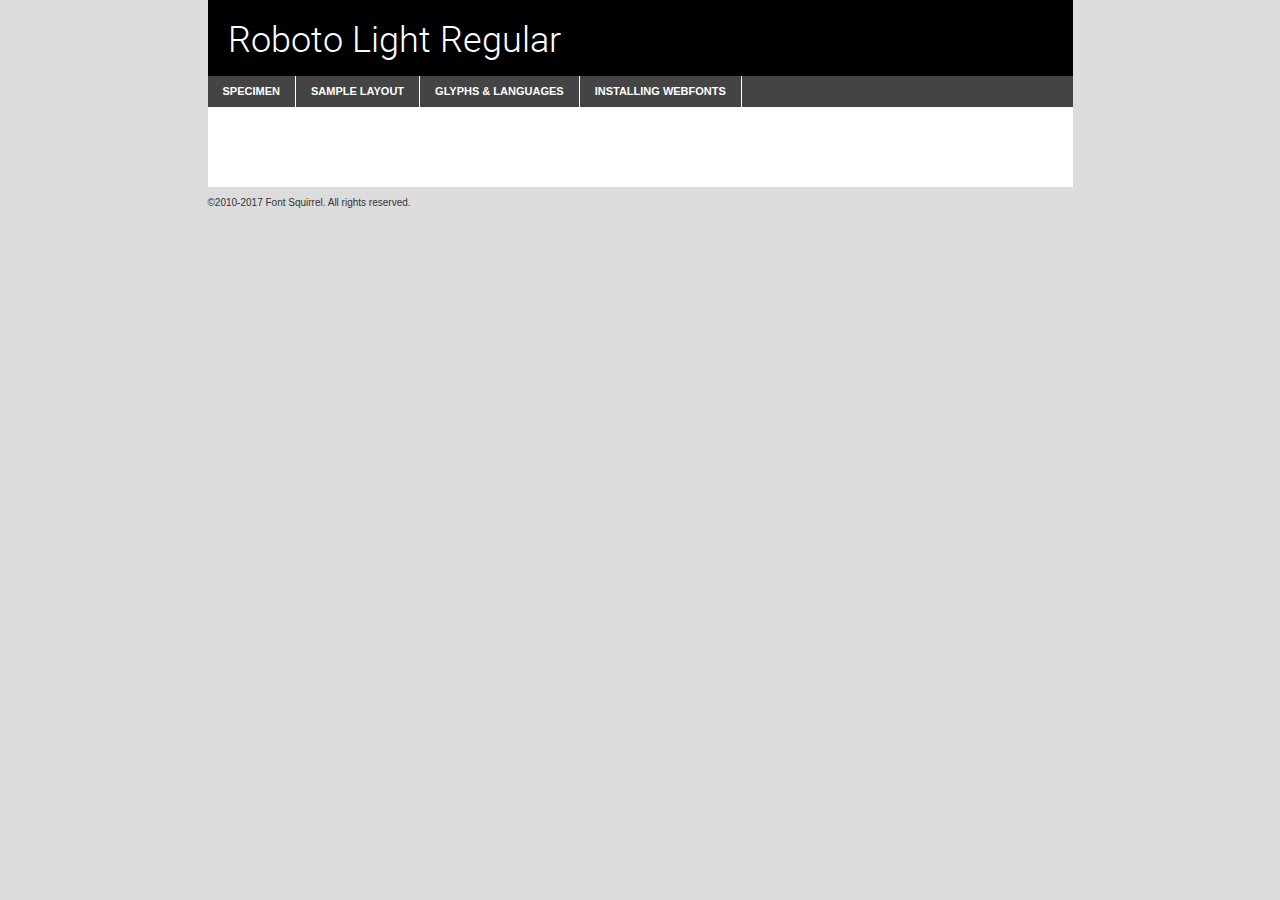
<file: fonts/roboto-light-demo.html>
<!DOCTYPE html PUBLIC "-//W3C//DTD XHTML 1.0 Transitional//EN"
	"http://www.w3.org/TR/xhtml1/DTD/xhtml1-transitional.dtd">

<html xmlns="http://www.w3.org/1999/xhtml" xml:lang="en" lang="en">
<head>
	<meta http-equiv="Content-Type" content="text/html; charset=utf-8" />
	<script src="http://ajax.googleapis.com/ajax/libs/jquery/1.7.2/jquery.min.js" type="text/javascript" charset="utf-8"></script>
	<script type="text/javascript">
	(function($){$.fn.easyTabs=function(option){var param=jQuery.extend({fadeSpeed:"fast",defaultContent:1,activeClass:'active'},option);$(this).each(function(){var thisId="#"+this.id;if(param.defaultContent==''){param.defaultContent=1;}
	if(typeof param.defaultContent=="number")
	{var defaultTab=$(thisId+" .tabs li:eq("+(param.defaultContent-1)+") a").attr('href').substr(1);}else{var defaultTab=param.defaultContent;}
	$(thisId+" .tabs li a").each(function(){var tabToHide=$(this).attr('href').substr(1);$("#"+tabToHide).addClass('easytabs-tab-content');});hideAll();changeContent(defaultTab);function hideAll(){$(thisId+" .easytabs-tab-content").hide();}
	function changeContent(tabId){hideAll();$(thisId+" .tabs li").removeClass(param.activeClass);$(thisId+" .tabs li a[href=#"+tabId+"]").closest('li').addClass(param.activeClass);if(param.fadeSpeed!="none")
	{$(thisId+" #"+tabId).fadeIn(param.fadeSpeed);}else{$(thisId+" #"+tabId).show();}}
	$(thisId+" .tabs li").click(function(){var tabId=$(this).find('a').attr('href').substr(1);changeContent(tabId);return false;});});}})(jQuery);
	</script>
	<link rel="stylesheet" href="specimen_files/specimen_stylesheet.css" type="text/css" charset="utf-8" />
	<link rel="stylesheet" href="stylesheet.css" type="text/css" charset="utf-8" />

	<style type="text/css">
					body{
				font-family: 'robotolight';
							}
		</style>

	<title>Roboto Light Regular Specimen</title>
	
	
	<script type="text/javascript" charset="utf-8">
		$(document).ready(function() {
			$('#container').easyTabs({defaultContent:1});
		});
	</script>
</head>

<body>
<div id="container">
	<div id="header">
		Roboto Light Regular	</div>
	<ul class="tabs">
		<li><a href="#specimen">Specimen</a></li>
		<li><a href="#layout">Sample Layout</a></li>
				<li><a href="#glyphs">Glyphs &amp; Languages</a></li>
		<li><a href="#installing">Installing Webfonts</a></li>
		
	</ul>
	
	<div id="main_content">

		
			<div id="specimen">
		
				<div class="section">
					<div class="grid12 firstcol">
						<div class="huge">AaBb</div>
					</div>
				</div>
		
				<div class="section">
					<div class="glyph_range">A&#x200B;B&#x200b;C&#x200b;D&#x200b;E&#x200b;F&#x200b;G&#x200b;H&#x200b;I&#x200b;J&#x200b;K&#x200b;L&#x200b;M&#x200b;N&#x200b;O&#x200b;P&#x200b;Q&#x200b;R&#x200b;S&#x200b;T&#x200b;U&#x200b;V&#x200b;W&#x200b;X&#x200b;Y&#x200b;Z&#x200b;a&#x200b;b&#x200b;c&#x200b;d&#x200b;e&#x200b;f&#x200b;g&#x200b;h&#x200b;i&#x200b;j&#x200b;k&#x200b;l&#x200b;m&#x200b;n&#x200b;o&#x200b;p&#x200b;q&#x200b;r&#x200b;s&#x200b;t&#x200b;u&#x200b;v&#x200b;w&#x200b;x&#x200b;y&#x200b;z&#x200b;1&#x200b;2&#x200b;3&#x200b;4&#x200b;5&#x200b;6&#x200b;7&#x200b;8&#x200b;9&#x200b;0&#x200b;&amp;&#x200b;.&#x200b;,&#x200b;?&#x200b;!&#x200b;&#64;&#x200b;(&#x200b;)&#x200b;#&#x200b;$&#x200b;%&#x200b;*&#x200b;+&#x200b;-&#x200b;=&#x200b;:&#x200b;;</div>
				</div>
				<div class="section">
					<div class="grid12 firstcol">
						<table class="sample_table">
							<tr><td>10</td><td class="size10">abcdefghijklmnopqrstuvwxyzABCDEFGHIJKLMNOPQRSTUVWXYZ0123456789abcdefghijklmnopqrstuvwxyzABCDEFGHIJKLMNOPQRSTUVWXYZ0123456789abcdefghijklmnopqrstuvwxyzABCDEFGHIJKLMNOPQRSTUVWXYZ</td></tr>
							<tr><td>11</td><td class="size11">abcdefghijklmnopqrstuvwxyzABCDEFGHIJKLMNOPQRSTUVWXYZ0123456789abcdefghijklmnopqrstuvwxyzABCDEFGHIJKLMNOPQRSTUVWXYZ0123456789abcdefghijklmnopqrstuvwxyzABCDEFGHIJKLMNOPQRSTUVWXYZ</td></tr>
							<tr><td>12</td><td class="size12">abcdefghijklmnopqrstuvwxyzABCDEFGHIJKLMNOPQRSTUVWXYZ0123456789abcdefghijklmnopqrstuvwxyzABCDEFGHIJKLMNOPQRSTUVWXYZ0123456789abcdefghijklmnopqrstuvwxyzABCDEFGHIJKLMNOPQRSTUVWXYZ</td></tr>
							<tr><td>13</td><td class="size13">abcdefghijklmnopqrstuvwxyzABCDEFGHIJKLMNOPQRSTUVWXYZ0123456789abcdefghijklmnopqrstuvwxyzABCDEFGHIJKLMNOPQRSTUVWXYZ0123456789abcdefghijklmnopqrstuvwxyzABCDEFGHIJKLMNOPQRSTUVWXYZ</td></tr>
							<tr><td>14</td><td class="size14">abcdefghijklmnopqrstuvwxyzABCDEFGHIJKLMNOPQRSTUVWXYZ0123456789abcdefghijklmnopqrstuvwxyzABCDEFGHIJKLMNOPQRSTUVWXYZ0123456789abcdefghijklmnopqrstuvwxyzABCDEFGHIJKLMNOPQRSTUVWXYZ</td></tr>
							<tr><td>16</td><td class="size16">abcdefghijklmnopqrstuvwxyzABCDEFGHIJKLMNOPQRSTUVWXYZ0123456789abcdefghijklmnopqrstuvwxyzABCDEFGHIJKLMNOPQRSTUVWXYZ</td></tr>
							<tr><td>18</td><td class="size18">abcdefghijklmnopqrstuvwxyzABCDEFGHIJKLMNOPQRSTUVWXYZ0123456789abcdefghijklmnopqrstuvwxyzABCDEFGHIJKLMNOPQRSTUVWXYZ</td></tr>
							<tr><td>20</td><td class="size20">abcdefghijklmnopqrstuvwxyzABCDEFGHIJKLMNOPQRSTUVWXYZ0123456789abcdefghijklmnopqrstuvwxyzABCDEFGHIJKLMNOPQRSTUVWXYZ</td></tr>
							<tr><td>24</td><td class="size24">abcdefghijklmnopqrstuvwxyzABCDEFGHIJKLMNOPQRSTUVWXYZ0123456789abcdefghijklmnopqrstuvwxyzABCDEFGHIJKLMNOPQRSTUVWXYZ</td></tr>
							<tr><td>30</td><td class="size30">abcdefghijklmnopqrstuvwxyzABCDEFGHIJKLMNOPQRSTUVWXYZ0123456789abcdefghijklmnopqrstuvwxyzABCDEFGHIJKLMNOPQRSTUVWXYZ</td></tr>
							<tr><td>36</td><td class="size36">abcdefghijklmnopqrstuvwxyzABCDEFGHIJKLMNOPQRSTUVWXYZ0123456789abcdefghijklmnopqrstuvwxyzABCDEFGHIJKLMNOPQRSTUVWXYZ</td></tr>
							<tr><td>48</td><td class="size48">abcdefghijklmnopqrstuvwxyzABCDEFGHIJKLMNOPQRSTUVWXYZ0123456789abcdefghijklmnopqrstuvwxyzABCDEFGHIJKLMNOPQRSTUVWXYZ</td></tr>
							<tr><td>60</td><td class="size60">abcdefghijklmnopqrstuvwxyzABCDEFGHIJKLMNOPQRSTUVWXYZ0123456789abcdefghijklmnopqrstuvwxyzABCDEFGHIJKLMNOPQRSTUVWXYZ</td></tr>
							<tr><td>72</td><td class="size72">abcdefghijklmnopqrstuvwxyzABCDEFGHIJKLMNOPQRSTUVWXYZ0123456789abcdefghijklmnopqrstuvwxyzABCDEFGHIJKLMNOPQRSTUVWXYZ</td></tr>
							<tr><td>90</td><td class="size90">abcdefghijklmnopqrstuvwxyzABCDEFGHIJKLMNOPQRSTUVWXYZ0123456789abcdefghijklmnopqrstuvwxyzABCDEFGHIJKLMNOPQRSTUVWXYZ</td></tr>
						</table>
				
					</div>
			
				</div>
		
		
		
								<div class="section" id="bodycomparison">


										<div id="xheight">
				<div class="fontbody">&#x25FC;&#x25FC;&#x25FC;&#x25FC;&#x25FC;&#x25FC;&#x25FC;&#x25FC;&#x25FC;&#x25FC;&#x25FC;&#x25FC;&#x25FC;&#x25FC;&#x25FC;&#x25FC;&#x25FC;&#x25FC;&#x25FC;&#x25FC;&#x25FC;&#x25FC;&#x25FC;&#x25FC;&#x25FC;&#x25FC;&#x25FC;&#x25FC;&#x25FC;&#x25FC;&#x25FC;&#x25FC;&#x25FC;&#x25FC;&#x25FC;&#x25FC;&#x25FC;&#x25FC;&#x25FC;&#x25FC;&#x25FC;&#x25FC;&#x25FC;&#x25FC;&#x25FC;&#x25FC;&#x25FC;&#x25FC;&#x25FC;&#x25FC;&#x25FC;&#x25FC;&#x25FC;&#x25FC;&#x25FC;&#x25FC;&#x25FC;&#x25FC;&#x25FC;&#x25FC;&#x25FC;&#x25FC;&#x25FC;&#x25FC;&#x25FC;&#x25FC;&#x25FC;&#x25FC;&#x25FC;&#x25FC;&#x25FC;&#x25FC;&#x25FC;&#x25FC;&#x25FC;&#x25FC;&#x25FC;&#x25FC;&#x25FC;&#x25FC;&#x25FC;&#x25FC;&#x25FC;&#x25FC;&#x25FC;&#x25FC;&#x25FC;&#x25FC;&#x25FC;&#x25FC;&#x25FC;&#x25FC;&#x25FC;&#x25FC;&#x25FC;&#x25FC;&#x25FC;&#x25FC;&#x25FC;body</div><div class="arialbody">body</div><div class="verdanabody">body</div><div class="georgiabody">body</div></div>
										<div class="fontbody" style="z-index:1">
											body<span>Roboto Light Regular</span>
										</div>
										<div class="arialbody" style="z-index:1">
											body<span>Arial</span>
										</div>
										<div class="verdanabody" style="z-index:1">
											body<span>Verdana</span>
										</div>
										<div class="georgiabody" style="z-index:1">
											body<span>Georgia</span>
										</div>



								</div>
		
		
				<div class="section psample psample_row1" id="">
					
					<div class="grid2 firstcol">
						<p class="size10"><span>10.</span>Aenean lacinia bibendum nulla sed consectetur. Fusce dapibus, tellus ac cursus commodo, tortor mauris condimentum nibh, ut fermentum massa justo sit amet risus. Nullam id dolor id nibh ultricies vehicula ut id elit. Cum sociis natoque penatibus et magnis dis parturient montes, nascetur ridiculus mus. Nulla vitae elit libero, a pharetra augue.</p>
			
					</div>
					<div class="grid3">
						<p class="size11"><span>11.</span>Aenean lacinia bibendum nulla sed consectetur. Fusce dapibus, tellus ac cursus commodo, tortor mauris condimentum nibh, ut fermentum massa justo sit amet risus. Nullam id dolor id nibh ultricies vehicula ut id elit. Cum sociis natoque penatibus et magnis dis parturient montes, nascetur ridiculus mus. Nulla vitae elit libero, a pharetra augue.</p>
			
					</div>
					<div class="grid3">
						<p class="size12"><span>12.</span>Aenean lacinia bibendum nulla sed consectetur. Fusce dapibus, tellus ac cursus commodo, tortor mauris condimentum nibh, ut fermentum massa justo sit amet risus. Nullam id dolor id nibh ultricies vehicula ut id elit. Cum sociis natoque penatibus et magnis dis parturient montes, nascetur ridiculus mus. Nulla vitae elit libero, a pharetra augue.</p>
			
					</div>
					<div class="grid4">
						<p class="size13"><span>13.</span>Aenean lacinia bibendum nulla sed consectetur. Fusce dapibus, tellus ac cursus commodo, tortor mauris condimentum nibh, ut fermentum massa justo sit amet risus. Nullam id dolor id nibh ultricies vehicula ut id elit. Cum sociis natoque penatibus et magnis dis parturient montes, nascetur ridiculus mus. Nulla vitae elit libero, a pharetra augue.</p>
			
					</div>
					<div class="white_blend"></div>
					
				</div>
				<div class="section psample psample_row2" id="">
					<div class="grid3 firstcol">
						<p class="size14"><span>14.</span>Aenean lacinia bibendum nulla sed consectetur. Fusce dapibus, tellus ac cursus commodo, tortor mauris condimentum nibh, ut fermentum massa justo sit amet risus. Nullam id dolor id nibh ultricies vehicula ut id elit. Cum sociis natoque penatibus et magnis dis parturient montes, nascetur ridiculus mus. Nulla vitae elit libero, a pharetra augue.</p>
			
					</div>
					<div class="grid4">
						<p class="size16"><span>16.</span>Aenean lacinia bibendum nulla sed consectetur. Fusce dapibus, tellus ac cursus commodo, tortor mauris condimentum nibh, ut fermentum massa justo sit amet risus. Nullam id dolor id nibh ultricies vehicula ut id elit. Cum sociis natoque penatibus et magnis dis parturient montes, nascetur ridiculus mus. Nulla vitae elit libero, a pharetra augue.</p>
			
					</div>
					<div class="grid5">
						<p class="size18"><span>18.</span>Aenean lacinia bibendum nulla sed consectetur. Fusce dapibus, tellus ac cursus commodo, tortor mauris condimentum nibh, ut fermentum massa justo sit amet risus. Nullam id dolor id nibh ultricies vehicula ut id elit. Cum sociis natoque penatibus et magnis dis parturient montes, nascetur ridiculus mus. Nulla vitae elit libero, a pharetra augue.</p>
			
					</div>

					<div class="white_blend"></div>

				</div>
				
				<div class="section psample psample_row3" id="">
					<div class="grid5 firstcol">
						<p class="size20"><span>20.</span>Aenean lacinia bibendum nulla sed consectetur. Fusce dapibus, tellus ac cursus commodo, tortor mauris condimentum nibh, ut fermentum massa justo sit amet risus. Nullam id dolor id nibh ultricies vehicula ut id elit. Cum sociis natoque penatibus et magnis dis parturient montes, nascetur ridiculus mus. Nulla vitae elit libero, a pharetra augue.</p>
					</div>
					<div class="grid7">
						<p class="size24"><span>24.</span>Aenean lacinia bibendum nulla sed consectetur. Fusce dapibus, tellus ac cursus commodo, tortor mauris condimentum nibh, ut fermentum massa justo sit amet risus. Nullam id dolor id nibh ultricies vehicula ut id elit. Cum sociis natoque penatibus et magnis dis parturient montes, nascetur ridiculus mus. Nulla vitae elit libero, a pharetra augue.</p>
					</div>
					
					<div class="white_blend"></div>
					
				</div>
				
				<div class="section psample psample_row4" id="">
					<div class="grid12 firstcol">
						<p class="size30"><span>30.</span>Aenean lacinia bibendum nulla sed consectetur. Fusce dapibus, tellus ac cursus commodo, tortor mauris condimentum nibh, ut fermentum massa justo sit amet risus. Nullam id dolor id nibh ultricies vehicula ut id elit. Cum sociis natoque penatibus et magnis dis parturient montes, nascetur ridiculus mus. Nulla vitae elit libero, a pharetra augue.</p>
					</div>
					<div class="white_blend"></div>
					
				</div>
				
				
				
				<div class="section psample psample_row1 fullreverse">
					<div class="grid2 firstcol">
						<p class="size10"><span>10.</span>Aenean lacinia bibendum nulla sed consectetur. Fusce dapibus, tellus ac cursus commodo, tortor mauris condimentum nibh, ut fermentum massa justo sit amet risus. Nullam id dolor id nibh ultricies vehicula ut id elit. Cum sociis natoque penatibus et magnis dis parturient montes, nascetur ridiculus mus. Nulla vitae elit libero, a pharetra augue.</p>
			
					</div>
					<div class="grid3">
						<p class="size11"><span>11.</span>Aenean lacinia bibendum nulla sed consectetur. Fusce dapibus, tellus ac cursus commodo, tortor mauris condimentum nibh, ut fermentum massa justo sit amet risus. Nullam id dolor id nibh ultricies vehicula ut id elit. Cum sociis natoque penatibus et magnis dis parturient montes, nascetur ridiculus mus. Nulla vitae elit libero, a pharetra augue.</p>
			
					</div>
					<div class="grid3">
						<p class="size12"><span>12.</span>Aenean lacinia bibendum nulla sed consectetur. Fusce dapibus, tellus ac cursus commodo, tortor mauris condimentum nibh, ut fermentum massa justo sit amet risus. Nullam id dolor id nibh ultricies vehicula ut id elit. Cum sociis natoque penatibus et magnis dis parturient montes, nascetur ridiculus mus. Nulla vitae elit libero, a pharetra augue.</p>
			
					</div>
					<div class="grid4">
						<p class="size13"><span>13.</span>Aenean lacinia bibendum nulla sed consectetur. Fusce dapibus, tellus ac cursus commodo, tortor mauris condimentum nibh, ut fermentum massa justo sit amet risus. Nullam id dolor id nibh ultricies vehicula ut id elit. Cum sociis natoque penatibus et magnis dis parturient montes, nascetur ridiculus mus. Nulla vitae elit libero, a pharetra augue.</p>
			
					</div>
					<div class="black_blend"></div>
					
				</div>
				
				<div class="section psample psample_row2 fullreverse">
					<div class="grid3 firstcol">
						<p class="size14"><span>14.</span>Aenean lacinia bibendum nulla sed consectetur. Fusce dapibus, tellus ac cursus commodo, tortor mauris condimentum nibh, ut fermentum massa justo sit amet risus. Nullam id dolor id nibh ultricies vehicula ut id elit. Cum sociis natoque penatibus et magnis dis parturient montes, nascetur ridiculus mus. Nulla vitae elit libero, a pharetra augue.</p>
			
					</div>
					<div class="grid4">
						<p class="size16"><span>16.</span>Aenean lacinia bibendum nulla sed consectetur. Fusce dapibus, tellus ac cursus commodo, tortor mauris condimentum nibh, ut fermentum massa justo sit amet risus. Nullam id dolor id nibh ultricies vehicula ut id elit. Cum sociis natoque penatibus et magnis dis parturient montes, nascetur ridiculus mus. Nulla vitae elit libero, a pharetra augue.</p>
			
					</div>
					<div class="grid5">
						<p class="size18"><span>18.</span>Aenean lacinia bibendum nulla sed consectetur. Fusce dapibus, tellus ac cursus commodo, tortor mauris condimentum nibh, ut fermentum massa justo sit amet risus. Nullam id dolor id nibh ultricies vehicula ut id elit. Cum sociis natoque penatibus et magnis dis parturient montes, nascetur ridiculus mus. Nulla vitae elit libero, a pharetra augue.</p>
			
					</div>
					<div class="black_blend"></div>

				</div>
				
				<div class="section psample fullreverse psample_row3" id="">
					<div class="grid5 firstcol">
						<p class="size20"><span>20.</span>Aenean lacinia bibendum nulla sed consectetur. Fusce dapibus, tellus ac cursus commodo, tortor mauris condimentum nibh, ut fermentum massa justo sit amet risus. Nullam id dolor id nibh ultricies vehicula ut id elit. Cum sociis natoque penatibus et magnis dis parturient montes, nascetur ridiculus mus. Nulla vitae elit libero, a pharetra augue.</p>
					</div>
					<div class="grid7">
						<p class="size24"><span>24.</span>Aenean lacinia bibendum nulla sed consectetur. Fusce dapibus, tellus ac cursus commodo, tortor mauris condimentum nibh, ut fermentum massa justo sit amet risus. Nullam id dolor id nibh ultricies vehicula ut id elit. Cum sociis natoque penatibus et magnis dis parturient montes, nascetur ridiculus mus. Nulla vitae elit libero, a pharetra augue.</p>
					</div>
					
					<div class="black_blend"></div>
					
				</div>
				
				<div class="section psample fullreverse psample_row4" id="" style="border-bottom: 20px #000 solid;">
					<div class="grid12 firstcol">
						<p class="size30"><span>30.</span>Aenean lacinia bibendum nulla sed consectetur. Fusce dapibus, tellus ac cursus commodo, tortor mauris condimentum nibh, ut fermentum massa justo sit amet risus. Nullam id dolor id nibh ultricies vehicula ut id elit. Cum sociis natoque penatibus et magnis dis parturient montes, nascetur ridiculus mus. Nulla vitae elit libero, a pharetra augue.</p>
					</div>
					<div class="black_blend"></div>
					
				</div>
				
				
				
				
			</div>
			
			<div id="layout">
				
				<div class="section">
					
					<div class="grid12 firstcol">
						<h1>Lorem Ipsum Dolor</h1>
						<h2>Etiam porta sem malesuada magna mollis euismod</h2>
						
						<p class="byline">By <a href="#link">Aenean Lacinia</a></p>
					</div>
				</div>
				<div class="section">
					<div class="grid8 firstcol">
						<p class="large">Donec sed odio dui. Morbi leo risus, porta ac consectetur ac, vestibulum at eros. Fusce dapibus, tellus ac cursus commodo, tortor mauris condimentum nibh, ut fermentum massa justo sit amet risus. </p>

						
						<h3>Pellentesque ornare sem</h3>

						<p>Maecenas sed diam eget risus varius blandit sit amet non magna. Maecenas faucibus mollis interdum. Donec ullamcorper nulla non metus auctor fringilla. Nullam id dolor id nibh ultricies vehicula ut id elit. Nullam id dolor id nibh ultricies vehicula ut id elit. </p>

						<p>Aenean eu leo quam. Pellentesque ornare sem lacinia quam venenatis vestibulum. Lorem ipsum dolor sit amet, consectetur adipiscing elit. Cum sociis natoque penatibus et magnis dis parturient montes, nascetur ridiculus mus. </p>

						<p>Nulla vitae elit libero, a pharetra augue. Praesent commodo cursus magna, vel scelerisque nisl consectetur et. Aenean lacinia bibendum nulla sed consectetur. </p>

						<p>Nullam quis risus eget urna mollis ornare vel eu leo. Nullam quis risus eget urna mollis ornare vel eu leo. Maecenas sed diam eget risus varius blandit sit amet non magna. Donec ullamcorper nulla non metus auctor fringilla. </p>

						<h3>Cras mattis consectetur</h3>

						<p>Aenean eu leo quam. Pellentesque ornare sem lacinia quam venenatis vestibulum. Aenean lacinia bibendum nulla sed consectetur. Integer posuere erat a ante venenatis dapibus posuere velit aliquet. Cras mattis consectetur purus sit amet fermentum. </p>

						<p>Nullam id dolor id nibh ultricies vehicula ut id elit. Nullam quis risus eget urna mollis ornare vel eu leo. Cras mattis consectetur purus sit amet fermentum.</p>
					</div>
					
					<div class="grid4 sidebar">
						
						<div class="box reverse">
							<p class="last">Nullam quis risus eget urna mollis ornare vel eu leo. Donec ullamcorper nulla non metus auctor fringilla. Cras mattis consectetur purus sit amet fermentum. Sed posuere consectetur est at lobortis. Lorem ipsum dolor sit amet, consectetur adipiscing elit. </p>
						</div>
						
						<p class="caption">Maecenas sed diam eget risus varius.</p>

						<p>Vestibulum id ligula porta felis euismod semper. Integer posuere erat a ante venenatis dapibus posuere velit aliquet. Vestibulum id ligula porta felis euismod semper. Sed posuere consectetur est at lobortis. Maecenas sed diam eget risus varius blandit sit amet non magna. Fusce dapibus, tellus ac cursus commodo, tortor mauris condimentum nibh, ut fermentum massa justo sit amet risus. </p>

					

						<p>Duis mollis, est non commodo luctus, nisi erat porttitor ligula, eget lacinia odio sem nec elit. Aenean lacinia bibendum nulla sed consectetur. Vivamus sagittis lacus vel augue laoreet rutrum faucibus dolor auctor. Aenean lacinia bibendum nulla sed consectetur. Nullam quis risus eget urna mollis ornare vel eu leo. </p>

						<p>Praesent commodo cursus magna, vel scelerisque nisl consectetur et. Donec ullamcorper nulla non metus auctor fringilla. Maecenas faucibus mollis interdum. Fusce dapibus, tellus ac cursus commodo, tortor mauris condimentum nibh, ut fermentum massa justo sit amet risus. </p>

					</div>
				</div>
				
			</div>


			



		<div id="glyphs">
			<div class="section">
				<div class="grid12 firstcol">
			
				<h1>Language Support</h1>
				<p>The subset of Roboto Light Regular in this kit supports the following languages:<br />
			
					Albanian, Basque, Breton, Chamorro, Danish, Dutch, English, Faroese, Finnish, French, Frisian, Galician, German, Icelandic, Italian, Malagasy, Norwegian, Portuguese, Spanish, Alsatian, Aragonese, Arapaho, Arrernte, Asturian, Aymara, Bislama, Cebuano, Corsican, Fijian, French_creole, Genoese, Gilbertese, Greenlandic, Haitian_creole, Hiligaynon, Hmong, Hopi, Ibanag, Iloko_ilokano, Indonesian, Interglossa_glosa, Interlingua, Irish_gaelic, Jerriais, Lojban, Lombard, Luxembourgeois, Manx, Mohawk, Norfolk_pitcairnese, Occitan, Oromo, Pangasinan, Papiamento, Piedmontese, Potawatomi, Rhaeto-romance, Romansh, Rotokas, Sami_lule, Samoan, Sardinian, Scots_gaelic, Seychelles_creole, Shona, Sicilian, Somali, Southern_ndebele, Swahili, Swati_swazi, Tagalog_filipino_pilipino, Tetum, Tok_pisin, Uyghur_latinized, Volapuk, Walloon, Warlpiri, Xhosa, Yapese, Zulu, Latinbasic, Ubasic, Demo				</p>
				<h1>Glyph Chart</h1>
				<p>The subset of Roboto Light Regular in this kit includes all the glyphs listed below. Unicode entities are included above each glyph to help you insert individual characters into your layout.</p>
				<div id="glyph_chart">
			
																														 <div><p>&amp;#2;</p>&#2;</div>
																				 <div><p>&amp;#13;</p>&#13;</div>
																				 <div><p>&amp;#32;</p>&#32;</div>
																				 <div><p>&amp;#33;</p>&#33;</div>
																				 <div><p>&amp;#34;</p>&#34;</div>
																				 <div><p>&amp;#35;</p>&#35;</div>
																				 <div><p>&amp;#36;</p>&#36;</div>
																				 <div><p>&amp;#37;</p>&#37;</div>
																				 <div><p>&amp;#38;</p>&#38;</div>
																				 <div><p>&amp;#39;</p>&#39;</div>
																				 <div><p>&amp;#40;</p>&#40;</div>
																				 <div><p>&amp;#41;</p>&#41;</div>
																				 <div><p>&amp;#42;</p>&#42;</div>
																				 <div><p>&amp;#43;</p>&#43;</div>
																				 <div><p>&amp;#44;</p>&#44;</div>
																				 <div><p>&amp;#45;</p>&#45;</div>
																				 <div><p>&amp;#46;</p>&#46;</div>
																				 <div><p>&amp;#47;</p>&#47;</div>
																				 <div><p>&amp;#48;</p>&#48;</div>
																				 <div><p>&amp;#49;</p>&#49;</div>
																				 <div><p>&amp;#50;</p>&#50;</div>
																				 <div><p>&amp;#51;</p>&#51;</div>
																				 <div><p>&amp;#52;</p>&#52;</div>
																				 <div><p>&amp;#53;</p>&#53;</div>
																				 <div><p>&amp;#54;</p>&#54;</div>
																				 <div><p>&amp;#55;</p>&#55;</div>
																				 <div><p>&amp;#56;</p>&#56;</div>
																				 <div><p>&amp;#57;</p>&#57;</div>
																				 <div><p>&amp;#58;</p>&#58;</div>
																				 <div><p>&amp;#59;</p>&#59;</div>
																				 <div><p>&amp;#60;</p>&#60;</div>
																				 <div><p>&amp;#61;</p>&#61;</div>
																				 <div><p>&amp;#62;</p>&#62;</div>
																				 <div><p>&amp;#63;</p>&#63;</div>
																				 <div><p>&amp;#64;</p>&#64;</div>
																				 <div><p>&amp;#65;</p>&#65;</div>
																				 <div><p>&amp;#66;</p>&#66;</div>
																				 <div><p>&amp;#67;</p>&#67;</div>
																				 <div><p>&amp;#68;</p>&#68;</div>
																				 <div><p>&amp;#69;</p>&#69;</div>
																				 <div><p>&amp;#70;</p>&#70;</div>
																				 <div><p>&amp;#71;</p>&#71;</div>
																				 <div><p>&amp;#72;</p>&#72;</div>
																				 <div><p>&amp;#73;</p>&#73;</div>
																				 <div><p>&amp;#74;</p>&#74;</div>
																				 <div><p>&amp;#75;</p>&#75;</div>
																				 <div><p>&amp;#76;</p>&#76;</div>
																				 <div><p>&amp;#77;</p>&#77;</div>
																				 <div><p>&amp;#78;</p>&#78;</div>
																				 <div><p>&amp;#79;</p>&#79;</div>
																				 <div><p>&amp;#80;</p>&#80;</div>
																				 <div><p>&amp;#81;</p>&#81;</div>
																				 <div><p>&amp;#82;</p>&#82;</div>
																				 <div><p>&amp;#83;</p>&#83;</div>
																				 <div><p>&amp;#84;</p>&#84;</div>
																				 <div><p>&amp;#85;</p>&#85;</div>
																				 <div><p>&amp;#86;</p>&#86;</div>
																				 <div><p>&amp;#87;</p>&#87;</div>
																				 <div><p>&amp;#88;</p>&#88;</div>
																				 <div><p>&amp;#89;</p>&#89;</div>
																				 <div><p>&amp;#90;</p>&#90;</div>
																				 <div><p>&amp;#91;</p>&#91;</div>
																				 <div><p>&amp;#92;</p>&#92;</div>
																				 <div><p>&amp;#93;</p>&#93;</div>
																				 <div><p>&amp;#94;</p>&#94;</div>
																				 <div><p>&amp;#95;</p>&#95;</div>
																				 <div><p>&amp;#96;</p>&#96;</div>
																				 <div><p>&amp;#97;</p>&#97;</div>
																				 <div><p>&amp;#98;</p>&#98;</div>
																				 <div><p>&amp;#99;</p>&#99;</div>
																				 <div><p>&amp;#100;</p>&#100;</div>
																				 <div><p>&amp;#101;</p>&#101;</div>
																				 <div><p>&amp;#102;</p>&#102;</div>
																				 <div><p>&amp;#103;</p>&#103;</div>
																				 <div><p>&amp;#104;</p>&#104;</div>
																				 <div><p>&amp;#105;</p>&#105;</div>
																				 <div><p>&amp;#106;</p>&#106;</div>
																				 <div><p>&amp;#107;</p>&#107;</div>
																				 <div><p>&amp;#108;</p>&#108;</div>
																				 <div><p>&amp;#109;</p>&#109;</div>
																				 <div><p>&amp;#110;</p>&#110;</div>
																				 <div><p>&amp;#111;</p>&#111;</div>
																				 <div><p>&amp;#112;</p>&#112;</div>
																				 <div><p>&amp;#113;</p>&#113;</div>
																				 <div><p>&amp;#114;</p>&#114;</div>
																				 <div><p>&amp;#115;</p>&#115;</div>
																				 <div><p>&amp;#116;</p>&#116;</div>
																				 <div><p>&amp;#117;</p>&#117;</div>
																				 <div><p>&amp;#118;</p>&#118;</div>
																				 <div><p>&amp;#119;</p>&#119;</div>
																				 <div><p>&amp;#120;</p>&#120;</div>
																				 <div><p>&amp;#121;</p>&#121;</div>
																				 <div><p>&amp;#122;</p>&#122;</div>
																				 <div><p>&amp;#123;</p>&#123;</div>
																				 <div><p>&amp;#124;</p>&#124;</div>
																				 <div><p>&amp;#125;</p>&#125;</div>
																				 <div><p>&amp;#126;</p>&#126;</div>
																				 <div><p>&amp;#160;</p>&#160;</div>
																				 <div><p>&amp;#161;</p>&#161;</div>
																				 <div><p>&amp;#162;</p>&#162;</div>
																				 <div><p>&amp;#163;</p>&#163;</div>
																				 <div><p>&amp;#164;</p>&#164;</div>
																				 <div><p>&amp;#165;</p>&#165;</div>
																				 <div><p>&amp;#166;</p>&#166;</div>
																				 <div><p>&amp;#167;</p>&#167;</div>
																				 <div><p>&amp;#168;</p>&#168;</div>
																				 <div><p>&amp;#169;</p>&#169;</div>
																				 <div><p>&amp;#170;</p>&#170;</div>
																				 <div><p>&amp;#171;</p>&#171;</div>
																				 <div><p>&amp;#172;</p>&#172;</div>
																				 <div><p>&amp;#173;</p>&#173;</div>
																				 <div><p>&amp;#174;</p>&#174;</div>
																				 <div><p>&amp;#175;</p>&#175;</div>
																				 <div><p>&amp;#176;</p>&#176;</div>
																				 <div><p>&amp;#177;</p>&#177;</div>
																				 <div><p>&amp;#178;</p>&#178;</div>
																				 <div><p>&amp;#179;</p>&#179;</div>
																				 <div><p>&amp;#180;</p>&#180;</div>
																				 <div><p>&amp;#181;</p>&#181;</div>
																				 <div><p>&amp;#182;</p>&#182;</div>
																				 <div><p>&amp;#183;</p>&#183;</div>
																				 <div><p>&amp;#184;</p>&#184;</div>
																				 <div><p>&amp;#185;</p>&#185;</div>
																				 <div><p>&amp;#186;</p>&#186;</div>
																				 <div><p>&amp;#187;</p>&#187;</div>
																				 <div><p>&amp;#188;</p>&#188;</div>
																				 <div><p>&amp;#189;</p>&#189;</div>
																				 <div><p>&amp;#190;</p>&#190;</div>
																				 <div><p>&amp;#191;</p>&#191;</div>
																				 <div><p>&amp;#192;</p>&#192;</div>
																				 <div><p>&amp;#193;</p>&#193;</div>
																				 <div><p>&amp;#194;</p>&#194;</div>
																				 <div><p>&amp;#195;</p>&#195;</div>
																				 <div><p>&amp;#196;</p>&#196;</div>
																				 <div><p>&amp;#197;</p>&#197;</div>
																				 <div><p>&amp;#198;</p>&#198;</div>
																				 <div><p>&amp;#199;</p>&#199;</div>
																				 <div><p>&amp;#200;</p>&#200;</div>
																				 <div><p>&amp;#201;</p>&#201;</div>
																				 <div><p>&amp;#202;</p>&#202;</div>
																				 <div><p>&amp;#203;</p>&#203;</div>
																				 <div><p>&amp;#204;</p>&#204;</div>
																				 <div><p>&amp;#205;</p>&#205;</div>
																				 <div><p>&amp;#206;</p>&#206;</div>
																				 <div><p>&amp;#207;</p>&#207;</div>
																				 <div><p>&amp;#208;</p>&#208;</div>
																				 <div><p>&amp;#209;</p>&#209;</div>
																				 <div><p>&amp;#210;</p>&#210;</div>
																				 <div><p>&amp;#211;</p>&#211;</div>
																				 <div><p>&amp;#212;</p>&#212;</div>
																				 <div><p>&amp;#213;</p>&#213;</div>
																				 <div><p>&amp;#214;</p>&#214;</div>
																				 <div><p>&amp;#215;</p>&#215;</div>
																				 <div><p>&amp;#216;</p>&#216;</div>
																				 <div><p>&amp;#217;</p>&#217;</div>
																				 <div><p>&amp;#218;</p>&#218;</div>
																				 <div><p>&amp;#219;</p>&#219;</div>
																				 <div><p>&amp;#220;</p>&#220;</div>
																				 <div><p>&amp;#221;</p>&#221;</div>
																				 <div><p>&amp;#222;</p>&#222;</div>
																				 <div><p>&amp;#223;</p>&#223;</div>
																				 <div><p>&amp;#224;</p>&#224;</div>
																				 <div><p>&amp;#225;</p>&#225;</div>
																				 <div><p>&amp;#226;</p>&#226;</div>
																				 <div><p>&amp;#227;</p>&#227;</div>
																				 <div><p>&amp;#228;</p>&#228;</div>
																				 <div><p>&amp;#229;</p>&#229;</div>
																				 <div><p>&amp;#230;</p>&#230;</div>
																				 <div><p>&amp;#231;</p>&#231;</div>
																				 <div><p>&amp;#232;</p>&#232;</div>
																				 <div><p>&amp;#233;</p>&#233;</div>
																				 <div><p>&amp;#234;</p>&#234;</div>
																				 <div><p>&amp;#235;</p>&#235;</div>
																				 <div><p>&amp;#236;</p>&#236;</div>
																				 <div><p>&amp;#237;</p>&#237;</div>
																				 <div><p>&amp;#238;</p>&#238;</div>
																				 <div><p>&amp;#239;</p>&#239;</div>
																				 <div><p>&amp;#240;</p>&#240;</div>
																				 <div><p>&amp;#241;</p>&#241;</div>
																				 <div><p>&amp;#242;</p>&#242;</div>
																				 <div><p>&amp;#243;</p>&#243;</div>
																				 <div><p>&amp;#244;</p>&#244;</div>
																				 <div><p>&amp;#245;</p>&#245;</div>
																				 <div><p>&amp;#246;</p>&#246;</div>
																				 <div><p>&amp;#247;</p>&#247;</div>
																				 <div><p>&amp;#248;</p>&#248;</div>
																				 <div><p>&amp;#249;</p>&#249;</div>
																				 <div><p>&amp;#250;</p>&#250;</div>
																				 <div><p>&amp;#251;</p>&#251;</div>
																				 <div><p>&amp;#252;</p>&#252;</div>
																				 <div><p>&amp;#253;</p>&#253;</div>
																				 <div><p>&amp;#254;</p>&#254;</div>
																				 <div><p>&amp;#255;</p>&#255;</div>
																				 <div><p>&amp;#338;</p>&#338;</div>
																				 <div><p>&amp;#339;</p>&#339;</div>
																				 <div><p>&amp;#376;</p>&#376;</div>
																				 <div><p>&amp;#710;</p>&#710;</div>
																				 <div><p>&amp;#732;</p>&#732;</div>
																				 <div><p>&amp;#8192;</p>&#8192;</div>
																				 <div><p>&amp;#8193;</p>&#8193;</div>
																				 <div><p>&amp;#8194;</p>&#8194;</div>
																				 <div><p>&amp;#8195;</p>&#8195;</div>
																				 <div><p>&amp;#8196;</p>&#8196;</div>
																				 <div><p>&amp;#8197;</p>&#8197;</div>
																				 <div><p>&amp;#8198;</p>&#8198;</div>
																				 <div><p>&amp;#8199;</p>&#8199;</div>
																				 <div><p>&amp;#8200;</p>&#8200;</div>
																				 <div><p>&amp;#8201;</p>&#8201;</div>
																				 <div><p>&amp;#8202;</p>&#8202;</div>
																				 <div><p>&amp;#8208;</p>&#8208;</div>
																				 <div><p>&amp;#8209;</p>&#8209;</div>
																				 <div><p>&amp;#8210;</p>&#8210;</div>
																				 <div><p>&amp;#8211;</p>&#8211;</div>
																				 <div><p>&amp;#8212;</p>&#8212;</div>
																				 <div><p>&amp;#8216;</p>&#8216;</div>
																				 <div><p>&amp;#8217;</p>&#8217;</div>
																				 <div><p>&amp;#8218;</p>&#8218;</div>
																				 <div><p>&amp;#8220;</p>&#8220;</div>
																				 <div><p>&amp;#8221;</p>&#8221;</div>
																				 <div><p>&amp;#8222;</p>&#8222;</div>
																				 <div><p>&amp;#8226;</p>&#8226;</div>
																				 <div><p>&amp;#8230;</p>&#8230;</div>
																				 <div><p>&amp;#8239;</p>&#8239;</div>
																				 <div><p>&amp;#8249;</p>&#8249;</div>
																				 <div><p>&amp;#8250;</p>&#8250;</div>
																				 <div><p>&amp;#8287;</p>&#8287;</div>
																				 <div><p>&amp;#8364;</p>&#8364;</div>
																				 <div><p>&amp;#8482;</p>&#8482;</div>
																				 <div><p>&amp;#9724;</p>&#9724;</div>
																				 <div><p>&amp;#64257;</p>&#64257;</div>
																				 <div><p>&amp;#64258;</p>&#64258;</div>
																				 <div><p>&amp;#64259;</p>&#64259;</div>
																				 <div><p>&amp;#64260;</p>&#64260;</div>
																												</div>	
				</div>
		
		
			</div>
		</div>
		
		
		<div id="specs">
			
		</div>
	
		<div id="installing">
			<div class="section">
				<div class="grid7 firstcol">
					<h1>Installing Webfonts</h1>
					
					<p>Webfonts are supported by all major browser platforms but not all in the same way. There are currently four different font formats that must be included in order to target all browsers. This includes TTF, WOFF, EOT and SVG.</p>
					
					<h2>1. Upload your webfonts</h2>
					<p>You must upload your webfont kit to your website. They should be in or near the same directory as your CSS files.</p>
					
					<h2>2. Include the webfont stylesheet</h2>
					<p>A special CSS @font-face declaration helps the various browsers select the appropriate font it needs without causing you a bunch of headaches. Learn more about this syntax by reading the <a href="https://www.fontspring.com/blog/further-hardening-of-the-bulletproof-syntax">Fontspring blog post</a> about it. The code for it is as follows:</p>


<code>
@font-face{ 
	font-family: 'MyWebFont';
	src: url('WebFont.eot');
	src: url('WebFont.eot?#iefix') format('embedded-opentype'),
	     url('WebFont.woff') format('woff'),
	     url('WebFont.ttf') format('truetype'),
	     url('WebFont.svg#webfont') format('svg');
}
</code>

	<p>We've already gone ahead and generated the code for you. All you have to do is link to the stylesheet in your HTML, like this:</p>
	<code>&lt;link rel=&quot;stylesheet&quot; href=&quot;stylesheet.css&quot; type=&quot;text/css&quot; charset=&quot;utf-8&quot; /&gt;</code>

					<h2>3. Modify your own stylesheet</h2>
					<p>To take advantage of your new fonts, you must tell your stylesheet to use them. Look at the original @font-face declaration above and find the property called "font-family." The name linked there will be what you use to reference the font. Prepend that webfont name to the font stack in the "font-family" property, inside the selector you want to change. For example:</p>
<code>p { font-family: 'WebFont', Arial, sans-serif; }</code>

<h2>4. Test</h2>
<p>Getting webfonts to work cross-browser <em>can</em> be tricky. Use the information in the sidebar to help you if you find that fonts aren't loading in a particular browser.</p>
				</div>
				
				<div class="grid5 sidebar">
					<div class="box">
						<h2>Troubleshooting<br />Font-Face Problems</h2>
						<p>Having trouble getting your webfonts to load in your new website? Here are some tips to sort out what might be the problem.</p>

						<h3>Fonts not showing in any browser</h3>

						<p>This sounds like you need to work on the plumbing. You either did not upload the fonts to the correct directory, or you did not link the fonts properly in the CSS. If you've confirmed that all this is correct and you still have a problem, take a look at your .htaccess file and see if requests are getting intercepted.</p>

						<h3>Fonts not loading in iPhone or iPad</h3>

						<p>The most common problem here is that you are serving the fonts from an IIS server. IIS refuses to serve files that have unknown MIME types. If that is the case, you must set the MIME type for SVG to "image/svg+xml" in the server settings. Follow these instructions from Microsoft if you need help.</p>

						<h3>Fonts not loading in Firefox</h3>

						<p>The primary reason for this failure? You are still using a version Firefox older than 3.5. So upgrade already! If that isn't it, then you are very likely serving fonts from a different domain. Firefox requires that all font assets be served from the same domain. Lastly it is possible that you need to add WOFF to your list of MIME types (if you are serving via IIS.)</p>

						<h3>Fonts not loading in IE</h3>

						<p>Are you looking at Internet Explorer on an actual Windows machine or are you cheating by using a service like Adobe BrowserLab? Many of these screenshot services do not render @font-face for IE. Best to test it on a real machine.</p>

						<h3>Fonts not loading in IE9</h3>

						<p>IE9, like Firefox, requires that fonts be served from the same domain as the website. Make sure that is the case.</p>
					</div>
				</div>
			</div>
			
		</div>
	
	</div>
	<div id="footer">
		<p>&copy;2010-2017 Font Squirrel. All rights reserved.</p>
	</div>
</div>
</body>
</html>
</file>
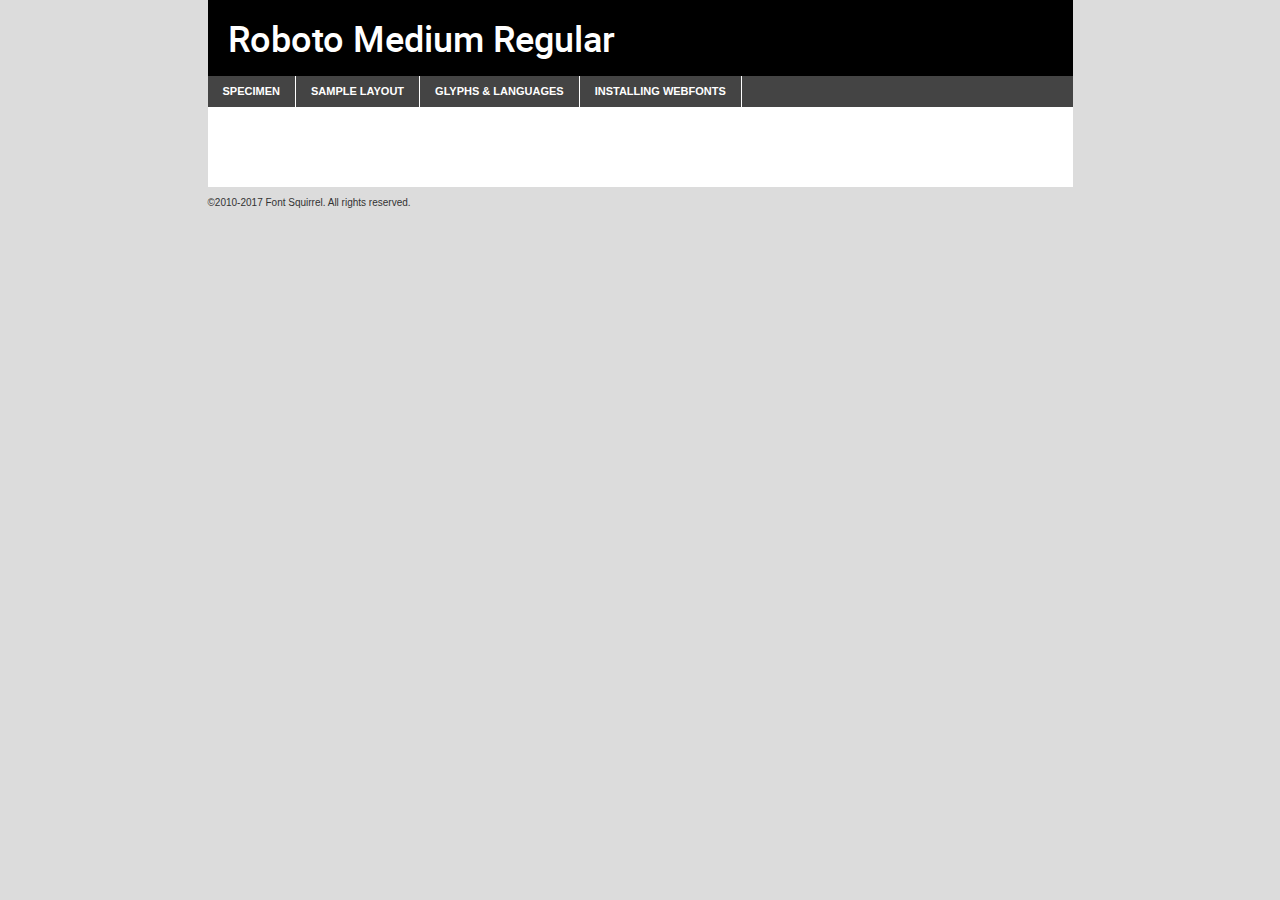
<file: fonts/roboto-medium-demo.html>
<!DOCTYPE html PUBLIC "-//W3C//DTD XHTML 1.0 Transitional//EN"
	"http://www.w3.org/TR/xhtml1/DTD/xhtml1-transitional.dtd">

<html xmlns="http://www.w3.org/1999/xhtml" xml:lang="en" lang="en">
<head>
	<meta http-equiv="Content-Type" content="text/html; charset=utf-8" />
	<script src="http://ajax.googleapis.com/ajax/libs/jquery/1.7.2/jquery.min.js" type="text/javascript" charset="utf-8"></script>
	<script type="text/javascript">
	(function($){$.fn.easyTabs=function(option){var param=jQuery.extend({fadeSpeed:"fast",defaultContent:1,activeClass:'active'},option);$(this).each(function(){var thisId="#"+this.id;if(param.defaultContent==''){param.defaultContent=1;}
	if(typeof param.defaultContent=="number")
	{var defaultTab=$(thisId+" .tabs li:eq("+(param.defaultContent-1)+") a").attr('href').substr(1);}else{var defaultTab=param.defaultContent;}
	$(thisId+" .tabs li a").each(function(){var tabToHide=$(this).attr('href').substr(1);$("#"+tabToHide).addClass('easytabs-tab-content');});hideAll();changeContent(defaultTab);function hideAll(){$(thisId+" .easytabs-tab-content").hide();}
	function changeContent(tabId){hideAll();$(thisId+" .tabs li").removeClass(param.activeClass);$(thisId+" .tabs li a[href=#"+tabId+"]").closest('li').addClass(param.activeClass);if(param.fadeSpeed!="none")
	{$(thisId+" #"+tabId).fadeIn(param.fadeSpeed);}else{$(thisId+" #"+tabId).show();}}
	$(thisId+" .tabs li").click(function(){var tabId=$(this).find('a').attr('href').substr(1);changeContent(tabId);return false;});});}})(jQuery);
	</script>
	<link rel="stylesheet" href="specimen_files/specimen_stylesheet.css" type="text/css" charset="utf-8" />
	<link rel="stylesheet" href="stylesheet.css" type="text/css" charset="utf-8" />

	<style type="text/css">
					body{
				font-family: 'robotomedium';
							}
		</style>

	<title>Roboto Medium Regular Specimen</title>
	
	
	<script type="text/javascript" charset="utf-8">
		$(document).ready(function() {
			$('#container').easyTabs({defaultContent:1});
		});
	</script>
</head>

<body>
<div id="container">
	<div id="header">
		Roboto Medium Regular	</div>
	<ul class="tabs">
		<li><a href="#specimen">Specimen</a></li>
		<li><a href="#layout">Sample Layout</a></li>
				<li><a href="#glyphs">Glyphs &amp; Languages</a></li>
		<li><a href="#installing">Installing Webfonts</a></li>
		
	</ul>
	
	<div id="main_content">

		
			<div id="specimen">
		
				<div class="section">
					<div class="grid12 firstcol">
						<div class="huge">AaBb</div>
					</div>
				</div>
		
				<div class="section">
					<div class="glyph_range">A&#x200B;B&#x200b;C&#x200b;D&#x200b;E&#x200b;F&#x200b;G&#x200b;H&#x200b;I&#x200b;J&#x200b;K&#x200b;L&#x200b;M&#x200b;N&#x200b;O&#x200b;P&#x200b;Q&#x200b;R&#x200b;S&#x200b;T&#x200b;U&#x200b;V&#x200b;W&#x200b;X&#x200b;Y&#x200b;Z&#x200b;a&#x200b;b&#x200b;c&#x200b;d&#x200b;e&#x200b;f&#x200b;g&#x200b;h&#x200b;i&#x200b;j&#x200b;k&#x200b;l&#x200b;m&#x200b;n&#x200b;o&#x200b;p&#x200b;q&#x200b;r&#x200b;s&#x200b;t&#x200b;u&#x200b;v&#x200b;w&#x200b;x&#x200b;y&#x200b;z&#x200b;1&#x200b;2&#x200b;3&#x200b;4&#x200b;5&#x200b;6&#x200b;7&#x200b;8&#x200b;9&#x200b;0&#x200b;&amp;&#x200b;.&#x200b;,&#x200b;?&#x200b;!&#x200b;&#64;&#x200b;(&#x200b;)&#x200b;#&#x200b;$&#x200b;%&#x200b;*&#x200b;+&#x200b;-&#x200b;=&#x200b;:&#x200b;;</div>
				</div>
				<div class="section">
					<div class="grid12 firstcol">
						<table class="sample_table">
							<tr><td>10</td><td class="size10">abcdefghijklmnopqrstuvwxyzABCDEFGHIJKLMNOPQRSTUVWXYZ0123456789abcdefghijklmnopqrstuvwxyzABCDEFGHIJKLMNOPQRSTUVWXYZ0123456789abcdefghijklmnopqrstuvwxyzABCDEFGHIJKLMNOPQRSTUVWXYZ</td></tr>
							<tr><td>11</td><td class="size11">abcdefghijklmnopqrstuvwxyzABCDEFGHIJKLMNOPQRSTUVWXYZ0123456789abcdefghijklmnopqrstuvwxyzABCDEFGHIJKLMNOPQRSTUVWXYZ0123456789abcdefghijklmnopqrstuvwxyzABCDEFGHIJKLMNOPQRSTUVWXYZ</td></tr>
							<tr><td>12</td><td class="size12">abcdefghijklmnopqrstuvwxyzABCDEFGHIJKLMNOPQRSTUVWXYZ0123456789abcdefghijklmnopqrstuvwxyzABCDEFGHIJKLMNOPQRSTUVWXYZ0123456789abcdefghijklmnopqrstuvwxyzABCDEFGHIJKLMNOPQRSTUVWXYZ</td></tr>
							<tr><td>13</td><td class="size13">abcdefghijklmnopqrstuvwxyzABCDEFGHIJKLMNOPQRSTUVWXYZ0123456789abcdefghijklmnopqrstuvwxyzABCDEFGHIJKLMNOPQRSTUVWXYZ0123456789abcdefghijklmnopqrstuvwxyzABCDEFGHIJKLMNOPQRSTUVWXYZ</td></tr>
							<tr><td>14</td><td class="size14">abcdefghijklmnopqrstuvwxyzABCDEFGHIJKLMNOPQRSTUVWXYZ0123456789abcdefghijklmnopqrstuvwxyzABCDEFGHIJKLMNOPQRSTUVWXYZ0123456789abcdefghijklmnopqrstuvwxyzABCDEFGHIJKLMNOPQRSTUVWXYZ</td></tr>
							<tr><td>16</td><td class="size16">abcdefghijklmnopqrstuvwxyzABCDEFGHIJKLMNOPQRSTUVWXYZ0123456789abcdefghijklmnopqrstuvwxyzABCDEFGHIJKLMNOPQRSTUVWXYZ</td></tr>
							<tr><td>18</td><td class="size18">abcdefghijklmnopqrstuvwxyzABCDEFGHIJKLMNOPQRSTUVWXYZ0123456789abcdefghijklmnopqrstuvwxyzABCDEFGHIJKLMNOPQRSTUVWXYZ</td></tr>
							<tr><td>20</td><td class="size20">abcdefghijklmnopqrstuvwxyzABCDEFGHIJKLMNOPQRSTUVWXYZ0123456789abcdefghijklmnopqrstuvwxyzABCDEFGHIJKLMNOPQRSTUVWXYZ</td></tr>
							<tr><td>24</td><td class="size24">abcdefghijklmnopqrstuvwxyzABCDEFGHIJKLMNOPQRSTUVWXYZ0123456789abcdefghijklmnopqrstuvwxyzABCDEFGHIJKLMNOPQRSTUVWXYZ</td></tr>
							<tr><td>30</td><td class="size30">abcdefghijklmnopqrstuvwxyzABCDEFGHIJKLMNOPQRSTUVWXYZ0123456789abcdefghijklmnopqrstuvwxyzABCDEFGHIJKLMNOPQRSTUVWXYZ</td></tr>
							<tr><td>36</td><td class="size36">abcdefghijklmnopqrstuvwxyzABCDEFGHIJKLMNOPQRSTUVWXYZ0123456789abcdefghijklmnopqrstuvwxyzABCDEFGHIJKLMNOPQRSTUVWXYZ</td></tr>
							<tr><td>48</td><td class="size48">abcdefghijklmnopqrstuvwxyzABCDEFGHIJKLMNOPQRSTUVWXYZ0123456789abcdefghijklmnopqrstuvwxyzABCDEFGHIJKLMNOPQRSTUVWXYZ</td></tr>
							<tr><td>60</td><td class="size60">abcdefghijklmnopqrstuvwxyzABCDEFGHIJKLMNOPQRSTUVWXYZ0123456789abcdefghijklmnopqrstuvwxyzABCDEFGHIJKLMNOPQRSTUVWXYZ</td></tr>
							<tr><td>72</td><td class="size72">abcdefghijklmnopqrstuvwxyzABCDEFGHIJKLMNOPQRSTUVWXYZ0123456789abcdefghijklmnopqrstuvwxyzABCDEFGHIJKLMNOPQRSTUVWXYZ</td></tr>
							<tr><td>90</td><td class="size90">abcdefghijklmnopqrstuvwxyzABCDEFGHIJKLMNOPQRSTUVWXYZ0123456789abcdefghijklmnopqrstuvwxyzABCDEFGHIJKLMNOPQRSTUVWXYZ</td></tr>
						</table>
				
					</div>
			
				</div>
		
		
		
								<div class="section" id="bodycomparison">


										<div id="xheight">
				<div class="fontbody">&#x25FC;&#x25FC;&#x25FC;&#x25FC;&#x25FC;&#x25FC;&#x25FC;&#x25FC;&#x25FC;&#x25FC;&#x25FC;&#x25FC;&#x25FC;&#x25FC;&#x25FC;&#x25FC;&#x25FC;&#x25FC;&#x25FC;&#x25FC;&#x25FC;&#x25FC;&#x25FC;&#x25FC;&#x25FC;&#x25FC;&#x25FC;&#x25FC;&#x25FC;&#x25FC;&#x25FC;&#x25FC;&#x25FC;&#x25FC;&#x25FC;&#x25FC;&#x25FC;&#x25FC;&#x25FC;&#x25FC;&#x25FC;&#x25FC;&#x25FC;&#x25FC;&#x25FC;&#x25FC;&#x25FC;&#x25FC;&#x25FC;&#x25FC;&#x25FC;&#x25FC;&#x25FC;&#x25FC;&#x25FC;&#x25FC;&#x25FC;&#x25FC;&#x25FC;&#x25FC;&#x25FC;&#x25FC;&#x25FC;&#x25FC;&#x25FC;&#x25FC;&#x25FC;&#x25FC;&#x25FC;&#x25FC;&#x25FC;&#x25FC;&#x25FC;&#x25FC;&#x25FC;&#x25FC;&#x25FC;&#x25FC;&#x25FC;&#x25FC;&#x25FC;&#x25FC;&#x25FC;&#x25FC;&#x25FC;&#x25FC;&#x25FC;&#x25FC;&#x25FC;&#x25FC;&#x25FC;&#x25FC;&#x25FC;&#x25FC;&#x25FC;&#x25FC;&#x25FC;&#x25FC;&#x25FC;body</div><div class="arialbody">body</div><div class="verdanabody">body</div><div class="georgiabody">body</div></div>
										<div class="fontbody" style="z-index:1">
											body<span>Roboto Medium Regular</span>
										</div>
										<div class="arialbody" style="z-index:1">
											body<span>Arial</span>
										</div>
										<div class="verdanabody" style="z-index:1">
											body<span>Verdana</span>
										</div>
										<div class="georgiabody" style="z-index:1">
											body<span>Georgia</span>
										</div>



								</div>
		
		
				<div class="section psample psample_row1" id="">
					
					<div class="grid2 firstcol">
						<p class="size10"><span>10.</span>Aenean lacinia bibendum nulla sed consectetur. Fusce dapibus, tellus ac cursus commodo, tortor mauris condimentum nibh, ut fermentum massa justo sit amet risus. Nullam id dolor id nibh ultricies vehicula ut id elit. Cum sociis natoque penatibus et magnis dis parturient montes, nascetur ridiculus mus. Nulla vitae elit libero, a pharetra augue.</p>
			
					</div>
					<div class="grid3">
						<p class="size11"><span>11.</span>Aenean lacinia bibendum nulla sed consectetur. Fusce dapibus, tellus ac cursus commodo, tortor mauris condimentum nibh, ut fermentum massa justo sit amet risus. Nullam id dolor id nibh ultricies vehicula ut id elit. Cum sociis natoque penatibus et magnis dis parturient montes, nascetur ridiculus mus. Nulla vitae elit libero, a pharetra augue.</p>
			
					</div>
					<div class="grid3">
						<p class="size12"><span>12.</span>Aenean lacinia bibendum nulla sed consectetur. Fusce dapibus, tellus ac cursus commodo, tortor mauris condimentum nibh, ut fermentum massa justo sit amet risus. Nullam id dolor id nibh ultricies vehicula ut id elit. Cum sociis natoque penatibus et magnis dis parturient montes, nascetur ridiculus mus. Nulla vitae elit libero, a pharetra augue.</p>
			
					</div>
					<div class="grid4">
						<p class="size13"><span>13.</span>Aenean lacinia bibendum nulla sed consectetur. Fusce dapibus, tellus ac cursus commodo, tortor mauris condimentum nibh, ut fermentum massa justo sit amet risus. Nullam id dolor id nibh ultricies vehicula ut id elit. Cum sociis natoque penatibus et magnis dis parturient montes, nascetur ridiculus mus. Nulla vitae elit libero, a pharetra augue.</p>
			
					</div>
					<div class="white_blend"></div>
					
				</div>
				<div class="section psample psample_row2" id="">
					<div class="grid3 firstcol">
						<p class="size14"><span>14.</span>Aenean lacinia bibendum nulla sed consectetur. Fusce dapibus, tellus ac cursus commodo, tortor mauris condimentum nibh, ut fermentum massa justo sit amet risus. Nullam id dolor id nibh ultricies vehicula ut id elit. Cum sociis natoque penatibus et magnis dis parturient montes, nascetur ridiculus mus. Nulla vitae elit libero, a pharetra augue.</p>
			
					</div>
					<div class="grid4">
						<p class="size16"><span>16.</span>Aenean lacinia bibendum nulla sed consectetur. Fusce dapibus, tellus ac cursus commodo, tortor mauris condimentum nibh, ut fermentum massa justo sit amet risus. Nullam id dolor id nibh ultricies vehicula ut id elit. Cum sociis natoque penatibus et magnis dis parturient montes, nascetur ridiculus mus. Nulla vitae elit libero, a pharetra augue.</p>
			
					</div>
					<div class="grid5">
						<p class="size18"><span>18.</span>Aenean lacinia bibendum nulla sed consectetur. Fusce dapibus, tellus ac cursus commodo, tortor mauris condimentum nibh, ut fermentum massa justo sit amet risus. Nullam id dolor id nibh ultricies vehicula ut id elit. Cum sociis natoque penatibus et magnis dis parturient montes, nascetur ridiculus mus. Nulla vitae elit libero, a pharetra augue.</p>
			
					</div>

					<div class="white_blend"></div>

				</div>
				
				<div class="section psample psample_row3" id="">
					<div class="grid5 firstcol">
						<p class="size20"><span>20.</span>Aenean lacinia bibendum nulla sed consectetur. Fusce dapibus, tellus ac cursus commodo, tortor mauris condimentum nibh, ut fermentum massa justo sit amet risus. Nullam id dolor id nibh ultricies vehicula ut id elit. Cum sociis natoque penatibus et magnis dis parturient montes, nascetur ridiculus mus. Nulla vitae elit libero, a pharetra augue.</p>
					</div>
					<div class="grid7">
						<p class="size24"><span>24.</span>Aenean lacinia bibendum nulla sed consectetur. Fusce dapibus, tellus ac cursus commodo, tortor mauris condimentum nibh, ut fermentum massa justo sit amet risus. Nullam id dolor id nibh ultricies vehicula ut id elit. Cum sociis natoque penatibus et magnis dis parturient montes, nascetur ridiculus mus. Nulla vitae elit libero, a pharetra augue.</p>
					</div>
					
					<div class="white_blend"></div>
					
				</div>
				
				<div class="section psample psample_row4" id="">
					<div class="grid12 firstcol">
						<p class="size30"><span>30.</span>Aenean lacinia bibendum nulla sed consectetur. Fusce dapibus, tellus ac cursus commodo, tortor mauris condimentum nibh, ut fermentum massa justo sit amet risus. Nullam id dolor id nibh ultricies vehicula ut id elit. Cum sociis natoque penatibus et magnis dis parturient montes, nascetur ridiculus mus. Nulla vitae elit libero, a pharetra augue.</p>
					</div>
					<div class="white_blend"></div>
					
				</div>
				
				
				
				<div class="section psample psample_row1 fullreverse">
					<div class="grid2 firstcol">
						<p class="size10"><span>10.</span>Aenean lacinia bibendum nulla sed consectetur. Fusce dapibus, tellus ac cursus commodo, tortor mauris condimentum nibh, ut fermentum massa justo sit amet risus. Nullam id dolor id nibh ultricies vehicula ut id elit. Cum sociis natoque penatibus et magnis dis parturient montes, nascetur ridiculus mus. Nulla vitae elit libero, a pharetra augue.</p>
			
					</div>
					<div class="grid3">
						<p class="size11"><span>11.</span>Aenean lacinia bibendum nulla sed consectetur. Fusce dapibus, tellus ac cursus commodo, tortor mauris condimentum nibh, ut fermentum massa justo sit amet risus. Nullam id dolor id nibh ultricies vehicula ut id elit. Cum sociis natoque penatibus et magnis dis parturient montes, nascetur ridiculus mus. Nulla vitae elit libero, a pharetra augue.</p>
			
					</div>
					<div class="grid3">
						<p class="size12"><span>12.</span>Aenean lacinia bibendum nulla sed consectetur. Fusce dapibus, tellus ac cursus commodo, tortor mauris condimentum nibh, ut fermentum massa justo sit amet risus. Nullam id dolor id nibh ultricies vehicula ut id elit. Cum sociis natoque penatibus et magnis dis parturient montes, nascetur ridiculus mus. Nulla vitae elit libero, a pharetra augue.</p>
			
					</div>
					<div class="grid4">
						<p class="size13"><span>13.</span>Aenean lacinia bibendum nulla sed consectetur. Fusce dapibus, tellus ac cursus commodo, tortor mauris condimentum nibh, ut fermentum massa justo sit amet risus. Nullam id dolor id nibh ultricies vehicula ut id elit. Cum sociis natoque penatibus et magnis dis parturient montes, nascetur ridiculus mus. Nulla vitae elit libero, a pharetra augue.</p>
			
					</div>
					<div class="black_blend"></div>
					
				</div>
				
				<div class="section psample psample_row2 fullreverse">
					<div class="grid3 firstcol">
						<p class="size14"><span>14.</span>Aenean lacinia bibendum nulla sed consectetur. Fusce dapibus, tellus ac cursus commodo, tortor mauris condimentum nibh, ut fermentum massa justo sit amet risus. Nullam id dolor id nibh ultricies vehicula ut id elit. Cum sociis natoque penatibus et magnis dis parturient montes, nascetur ridiculus mus. Nulla vitae elit libero, a pharetra augue.</p>
			
					</div>
					<div class="grid4">
						<p class="size16"><span>16.</span>Aenean lacinia bibendum nulla sed consectetur. Fusce dapibus, tellus ac cursus commodo, tortor mauris condimentum nibh, ut fermentum massa justo sit amet risus. Nullam id dolor id nibh ultricies vehicula ut id elit. Cum sociis natoque penatibus et magnis dis parturient montes, nascetur ridiculus mus. Nulla vitae elit libero, a pharetra augue.</p>
			
					</div>
					<div class="grid5">
						<p class="size18"><span>18.</span>Aenean lacinia bibendum nulla sed consectetur. Fusce dapibus, tellus ac cursus commodo, tortor mauris condimentum nibh, ut fermentum massa justo sit amet risus. Nullam id dolor id nibh ultricies vehicula ut id elit. Cum sociis natoque penatibus et magnis dis parturient montes, nascetur ridiculus mus. Nulla vitae elit libero, a pharetra augue.</p>
			
					</div>
					<div class="black_blend"></div>

				</div>
				
				<div class="section psample fullreverse psample_row3" id="">
					<div class="grid5 firstcol">
						<p class="size20"><span>20.</span>Aenean lacinia bibendum nulla sed consectetur. Fusce dapibus, tellus ac cursus commodo, tortor mauris condimentum nibh, ut fermentum massa justo sit amet risus. Nullam id dolor id nibh ultricies vehicula ut id elit. Cum sociis natoque penatibus et magnis dis parturient montes, nascetur ridiculus mus. Nulla vitae elit libero, a pharetra augue.</p>
					</div>
					<div class="grid7">
						<p class="size24"><span>24.</span>Aenean lacinia bibendum nulla sed consectetur. Fusce dapibus, tellus ac cursus commodo, tortor mauris condimentum nibh, ut fermentum massa justo sit amet risus. Nullam id dolor id nibh ultricies vehicula ut id elit. Cum sociis natoque penatibus et magnis dis parturient montes, nascetur ridiculus mus. Nulla vitae elit libero, a pharetra augue.</p>
					</div>
					
					<div class="black_blend"></div>
					
				</div>
				
				<div class="section psample fullreverse psample_row4" id="" style="border-bottom: 20px #000 solid;">
					<div class="grid12 firstcol">
						<p class="size30"><span>30.</span>Aenean lacinia bibendum nulla sed consectetur. Fusce dapibus, tellus ac cursus commodo, tortor mauris condimentum nibh, ut fermentum massa justo sit amet risus. Nullam id dolor id nibh ultricies vehicula ut id elit. Cum sociis natoque penatibus et magnis dis parturient montes, nascetur ridiculus mus. Nulla vitae elit libero, a pharetra augue.</p>
					</div>
					<div class="black_blend"></div>
					
				</div>
				
				
				
				
			</div>
			
			<div id="layout">
				
				<div class="section">
					
					<div class="grid12 firstcol">
						<h1>Lorem Ipsum Dolor</h1>
						<h2>Etiam porta sem malesuada magna mollis euismod</h2>
						
						<p class="byline">By <a href="#link">Aenean Lacinia</a></p>
					</div>
				</div>
				<div class="section">
					<div class="grid8 firstcol">
						<p class="large">Donec sed odio dui. Morbi leo risus, porta ac consectetur ac, vestibulum at eros. Fusce dapibus, tellus ac cursus commodo, tortor mauris condimentum nibh, ut fermentum massa justo sit amet risus. </p>

						
						<h3>Pellentesque ornare sem</h3>

						<p>Maecenas sed diam eget risus varius blandit sit amet non magna. Maecenas faucibus mollis interdum. Donec ullamcorper nulla non metus auctor fringilla. Nullam id dolor id nibh ultricies vehicula ut id elit. Nullam id dolor id nibh ultricies vehicula ut id elit. </p>

						<p>Aenean eu leo quam. Pellentesque ornare sem lacinia quam venenatis vestibulum. Lorem ipsum dolor sit amet, consectetur adipiscing elit. Cum sociis natoque penatibus et magnis dis parturient montes, nascetur ridiculus mus. </p>

						<p>Nulla vitae elit libero, a pharetra augue. Praesent commodo cursus magna, vel scelerisque nisl consectetur et. Aenean lacinia bibendum nulla sed consectetur. </p>

						<p>Nullam quis risus eget urna mollis ornare vel eu leo. Nullam quis risus eget urna mollis ornare vel eu leo. Maecenas sed diam eget risus varius blandit sit amet non magna. Donec ullamcorper nulla non metus auctor fringilla. </p>

						<h3>Cras mattis consectetur</h3>

						<p>Aenean eu leo quam. Pellentesque ornare sem lacinia quam venenatis vestibulum. Aenean lacinia bibendum nulla sed consectetur. Integer posuere erat a ante venenatis dapibus posuere velit aliquet. Cras mattis consectetur purus sit amet fermentum. </p>

						<p>Nullam id dolor id nibh ultricies vehicula ut id elit. Nullam quis risus eget urna mollis ornare vel eu leo. Cras mattis consectetur purus sit amet fermentum.</p>
					</div>
					
					<div class="grid4 sidebar">
						
						<div class="box reverse">
							<p class="last">Nullam quis risus eget urna mollis ornare vel eu leo. Donec ullamcorper nulla non metus auctor fringilla. Cras mattis consectetur purus sit amet fermentum. Sed posuere consectetur est at lobortis. Lorem ipsum dolor sit amet, consectetur adipiscing elit. </p>
						</div>
						
						<p class="caption">Maecenas sed diam eget risus varius.</p>

						<p>Vestibulum id ligula porta felis euismod semper. Integer posuere erat a ante venenatis dapibus posuere velit aliquet. Vestibulum id ligula porta felis euismod semper. Sed posuere consectetur est at lobortis. Maecenas sed diam eget risus varius blandit sit amet non magna. Fusce dapibus, tellus ac cursus commodo, tortor mauris condimentum nibh, ut fermentum massa justo sit amet risus. </p>

					

						<p>Duis mollis, est non commodo luctus, nisi erat porttitor ligula, eget lacinia odio sem nec elit. Aenean lacinia bibendum nulla sed consectetur. Vivamus sagittis lacus vel augue laoreet rutrum faucibus dolor auctor. Aenean lacinia bibendum nulla sed consectetur. Nullam quis risus eget urna mollis ornare vel eu leo. </p>

						<p>Praesent commodo cursus magna, vel scelerisque nisl consectetur et. Donec ullamcorper nulla non metus auctor fringilla. Maecenas faucibus mollis interdum. Fusce dapibus, tellus ac cursus commodo, tortor mauris condimentum nibh, ut fermentum massa justo sit amet risus. </p>

					</div>
				</div>
				
			</div>


			



		<div id="glyphs">
			<div class="section">
				<div class="grid12 firstcol">
			
				<h1>Language Support</h1>
				<p>The subset of Roboto Medium Regular in this kit supports the following languages:<br />
			
					Albanian, Basque, Breton, Chamorro, Danish, Dutch, English, Faroese, Finnish, French, Frisian, Galician, German, Icelandic, Italian, Malagasy, Norwegian, Portuguese, Spanish, Alsatian, Aragonese, Arapaho, Arrernte, Asturian, Aymara, Bislama, Cebuano, Corsican, Fijian, French_creole, Genoese, Gilbertese, Greenlandic, Haitian_creole, Hiligaynon, Hmong, Hopi, Ibanag, Iloko_ilokano, Indonesian, Interglossa_glosa, Interlingua, Irish_gaelic, Jerriais, Lojban, Lombard, Luxembourgeois, Manx, Mohawk, Norfolk_pitcairnese, Occitan, Oromo, Pangasinan, Papiamento, Piedmontese, Potawatomi, Rhaeto-romance, Romansh, Rotokas, Sami_lule, Samoan, Sardinian, Scots_gaelic, Seychelles_creole, Shona, Sicilian, Somali, Southern_ndebele, Swahili, Swati_swazi, Tagalog_filipino_pilipino, Tetum, Tok_pisin, Uyghur_latinized, Volapuk, Walloon, Warlpiri, Xhosa, Yapese, Zulu, Latinbasic, Ubasic, Demo				</p>
				<h1>Glyph Chart</h1>
				<p>The subset of Roboto Medium Regular in this kit includes all the glyphs listed below. Unicode entities are included above each glyph to help you insert individual characters into your layout.</p>
				<div id="glyph_chart">
			
																														 <div><p>&amp;#2;</p>&#2;</div>
																				 <div><p>&amp;#13;</p>&#13;</div>
																				 <div><p>&amp;#32;</p>&#32;</div>
																				 <div><p>&amp;#33;</p>&#33;</div>
																				 <div><p>&amp;#34;</p>&#34;</div>
																				 <div><p>&amp;#35;</p>&#35;</div>
																				 <div><p>&amp;#36;</p>&#36;</div>
																				 <div><p>&amp;#37;</p>&#37;</div>
																				 <div><p>&amp;#38;</p>&#38;</div>
																				 <div><p>&amp;#39;</p>&#39;</div>
																				 <div><p>&amp;#40;</p>&#40;</div>
																				 <div><p>&amp;#41;</p>&#41;</div>
																				 <div><p>&amp;#42;</p>&#42;</div>
																				 <div><p>&amp;#43;</p>&#43;</div>
																				 <div><p>&amp;#44;</p>&#44;</div>
																				 <div><p>&amp;#45;</p>&#45;</div>
																				 <div><p>&amp;#46;</p>&#46;</div>
																				 <div><p>&amp;#47;</p>&#47;</div>
																				 <div><p>&amp;#48;</p>&#48;</div>
																				 <div><p>&amp;#49;</p>&#49;</div>
																				 <div><p>&amp;#50;</p>&#50;</div>
																				 <div><p>&amp;#51;</p>&#51;</div>
																				 <div><p>&amp;#52;</p>&#52;</div>
																				 <div><p>&amp;#53;</p>&#53;</div>
																				 <div><p>&amp;#54;</p>&#54;</div>
																				 <div><p>&amp;#55;</p>&#55;</div>
																				 <div><p>&amp;#56;</p>&#56;</div>
																				 <div><p>&amp;#57;</p>&#57;</div>
																				 <div><p>&amp;#58;</p>&#58;</div>
																				 <div><p>&amp;#59;</p>&#59;</div>
																				 <div><p>&amp;#60;</p>&#60;</div>
																				 <div><p>&amp;#61;</p>&#61;</div>
																				 <div><p>&amp;#62;</p>&#62;</div>
																				 <div><p>&amp;#63;</p>&#63;</div>
																				 <div><p>&amp;#64;</p>&#64;</div>
																				 <div><p>&amp;#65;</p>&#65;</div>
																				 <div><p>&amp;#66;</p>&#66;</div>
																				 <div><p>&amp;#67;</p>&#67;</div>
																				 <div><p>&amp;#68;</p>&#68;</div>
																				 <div><p>&amp;#69;</p>&#69;</div>
																				 <div><p>&amp;#70;</p>&#70;</div>
																				 <div><p>&amp;#71;</p>&#71;</div>
																				 <div><p>&amp;#72;</p>&#72;</div>
																				 <div><p>&amp;#73;</p>&#73;</div>
																				 <div><p>&amp;#74;</p>&#74;</div>
																				 <div><p>&amp;#75;</p>&#75;</div>
																				 <div><p>&amp;#76;</p>&#76;</div>
																				 <div><p>&amp;#77;</p>&#77;</div>
																				 <div><p>&amp;#78;</p>&#78;</div>
																				 <div><p>&amp;#79;</p>&#79;</div>
																				 <div><p>&amp;#80;</p>&#80;</div>
																				 <div><p>&amp;#81;</p>&#81;</div>
																				 <div><p>&amp;#82;</p>&#82;</div>
																				 <div><p>&amp;#83;</p>&#83;</div>
																				 <div><p>&amp;#84;</p>&#84;</div>
																				 <div><p>&amp;#85;</p>&#85;</div>
																				 <div><p>&amp;#86;</p>&#86;</div>
																				 <div><p>&amp;#87;</p>&#87;</div>
																				 <div><p>&amp;#88;</p>&#88;</div>
																				 <div><p>&amp;#89;</p>&#89;</div>
																				 <div><p>&amp;#90;</p>&#90;</div>
																				 <div><p>&amp;#91;</p>&#91;</div>
																				 <div><p>&amp;#92;</p>&#92;</div>
																				 <div><p>&amp;#93;</p>&#93;</div>
																				 <div><p>&amp;#94;</p>&#94;</div>
																				 <div><p>&amp;#95;</p>&#95;</div>
																				 <div><p>&amp;#96;</p>&#96;</div>
																				 <div><p>&amp;#97;</p>&#97;</div>
																				 <div><p>&amp;#98;</p>&#98;</div>
																				 <div><p>&amp;#99;</p>&#99;</div>
																				 <div><p>&amp;#100;</p>&#100;</div>
																				 <div><p>&amp;#101;</p>&#101;</div>
																				 <div><p>&amp;#102;</p>&#102;</div>
																				 <div><p>&amp;#103;</p>&#103;</div>
																				 <div><p>&amp;#104;</p>&#104;</div>
																				 <div><p>&amp;#105;</p>&#105;</div>
																				 <div><p>&amp;#106;</p>&#106;</div>
																				 <div><p>&amp;#107;</p>&#107;</div>
																				 <div><p>&amp;#108;</p>&#108;</div>
																				 <div><p>&amp;#109;</p>&#109;</div>
																				 <div><p>&amp;#110;</p>&#110;</div>
																				 <div><p>&amp;#111;</p>&#111;</div>
																				 <div><p>&amp;#112;</p>&#112;</div>
																				 <div><p>&amp;#113;</p>&#113;</div>
																				 <div><p>&amp;#114;</p>&#114;</div>
																				 <div><p>&amp;#115;</p>&#115;</div>
																				 <div><p>&amp;#116;</p>&#116;</div>
																				 <div><p>&amp;#117;</p>&#117;</div>
																				 <div><p>&amp;#118;</p>&#118;</div>
																				 <div><p>&amp;#119;</p>&#119;</div>
																				 <div><p>&amp;#120;</p>&#120;</div>
																				 <div><p>&amp;#121;</p>&#121;</div>
																				 <div><p>&amp;#122;</p>&#122;</div>
																				 <div><p>&amp;#123;</p>&#123;</div>
																				 <div><p>&amp;#124;</p>&#124;</div>
																				 <div><p>&amp;#125;</p>&#125;</div>
																				 <div><p>&amp;#126;</p>&#126;</div>
																				 <div><p>&amp;#160;</p>&#160;</div>
																				 <div><p>&amp;#161;</p>&#161;</div>
																				 <div><p>&amp;#162;</p>&#162;</div>
																				 <div><p>&amp;#163;</p>&#163;</div>
																				 <div><p>&amp;#164;</p>&#164;</div>
																				 <div><p>&amp;#165;</p>&#165;</div>
																				 <div><p>&amp;#166;</p>&#166;</div>
																				 <div><p>&amp;#167;</p>&#167;</div>
																				 <div><p>&amp;#168;</p>&#168;</div>
																				 <div><p>&amp;#169;</p>&#169;</div>
																				 <div><p>&amp;#170;</p>&#170;</div>
																				 <div><p>&amp;#171;</p>&#171;</div>
																				 <div><p>&amp;#172;</p>&#172;</div>
																				 <div><p>&amp;#173;</p>&#173;</div>
																				 <div><p>&amp;#174;</p>&#174;</div>
																				 <div><p>&amp;#175;</p>&#175;</div>
																				 <div><p>&amp;#176;</p>&#176;</div>
																				 <div><p>&amp;#177;</p>&#177;</div>
																				 <div><p>&amp;#178;</p>&#178;</div>
																				 <div><p>&amp;#179;</p>&#179;</div>
																				 <div><p>&amp;#180;</p>&#180;</div>
																				 <div><p>&amp;#181;</p>&#181;</div>
																				 <div><p>&amp;#182;</p>&#182;</div>
																				 <div><p>&amp;#183;</p>&#183;</div>
																				 <div><p>&amp;#184;</p>&#184;</div>
																				 <div><p>&amp;#185;</p>&#185;</div>
																				 <div><p>&amp;#186;</p>&#186;</div>
																				 <div><p>&amp;#187;</p>&#187;</div>
																				 <div><p>&amp;#188;</p>&#188;</div>
																				 <div><p>&amp;#189;</p>&#189;</div>
																				 <div><p>&amp;#190;</p>&#190;</div>
																				 <div><p>&amp;#191;</p>&#191;</div>
																				 <div><p>&amp;#192;</p>&#192;</div>
																				 <div><p>&amp;#193;</p>&#193;</div>
																				 <div><p>&amp;#194;</p>&#194;</div>
																				 <div><p>&amp;#195;</p>&#195;</div>
																				 <div><p>&amp;#196;</p>&#196;</div>
																				 <div><p>&amp;#197;</p>&#197;</div>
																				 <div><p>&amp;#198;</p>&#198;</div>
																				 <div><p>&amp;#199;</p>&#199;</div>
																				 <div><p>&amp;#200;</p>&#200;</div>
																				 <div><p>&amp;#201;</p>&#201;</div>
																				 <div><p>&amp;#202;</p>&#202;</div>
																				 <div><p>&amp;#203;</p>&#203;</div>
																				 <div><p>&amp;#204;</p>&#204;</div>
																				 <div><p>&amp;#205;</p>&#205;</div>
																				 <div><p>&amp;#206;</p>&#206;</div>
																				 <div><p>&amp;#207;</p>&#207;</div>
																				 <div><p>&amp;#208;</p>&#208;</div>
																				 <div><p>&amp;#209;</p>&#209;</div>
																				 <div><p>&amp;#210;</p>&#210;</div>
																				 <div><p>&amp;#211;</p>&#211;</div>
																				 <div><p>&amp;#212;</p>&#212;</div>
																				 <div><p>&amp;#213;</p>&#213;</div>
																				 <div><p>&amp;#214;</p>&#214;</div>
																				 <div><p>&amp;#215;</p>&#215;</div>
																				 <div><p>&amp;#216;</p>&#216;</div>
																				 <div><p>&amp;#217;</p>&#217;</div>
																				 <div><p>&amp;#218;</p>&#218;</div>
																				 <div><p>&amp;#219;</p>&#219;</div>
																				 <div><p>&amp;#220;</p>&#220;</div>
																				 <div><p>&amp;#221;</p>&#221;</div>
																				 <div><p>&amp;#222;</p>&#222;</div>
																				 <div><p>&amp;#223;</p>&#223;</div>
																				 <div><p>&amp;#224;</p>&#224;</div>
																				 <div><p>&amp;#225;</p>&#225;</div>
																				 <div><p>&amp;#226;</p>&#226;</div>
																				 <div><p>&amp;#227;</p>&#227;</div>
																				 <div><p>&amp;#228;</p>&#228;</div>
																				 <div><p>&amp;#229;</p>&#229;</div>
																				 <div><p>&amp;#230;</p>&#230;</div>
																				 <div><p>&amp;#231;</p>&#231;</div>
																				 <div><p>&amp;#232;</p>&#232;</div>
																				 <div><p>&amp;#233;</p>&#233;</div>
																				 <div><p>&amp;#234;</p>&#234;</div>
																				 <div><p>&amp;#235;</p>&#235;</div>
																				 <div><p>&amp;#236;</p>&#236;</div>
																				 <div><p>&amp;#237;</p>&#237;</div>
																				 <div><p>&amp;#238;</p>&#238;</div>
																				 <div><p>&amp;#239;</p>&#239;</div>
																				 <div><p>&amp;#240;</p>&#240;</div>
																				 <div><p>&amp;#241;</p>&#241;</div>
																				 <div><p>&amp;#242;</p>&#242;</div>
																				 <div><p>&amp;#243;</p>&#243;</div>
																				 <div><p>&amp;#244;</p>&#244;</div>
																				 <div><p>&amp;#245;</p>&#245;</div>
																				 <div><p>&amp;#246;</p>&#246;</div>
																				 <div><p>&amp;#247;</p>&#247;</div>
																				 <div><p>&amp;#248;</p>&#248;</div>
																				 <div><p>&amp;#249;</p>&#249;</div>
																				 <div><p>&amp;#250;</p>&#250;</div>
																				 <div><p>&amp;#251;</p>&#251;</div>
																				 <div><p>&amp;#252;</p>&#252;</div>
																				 <div><p>&amp;#253;</p>&#253;</div>
																				 <div><p>&amp;#254;</p>&#254;</div>
																				 <div><p>&amp;#255;</p>&#255;</div>
																				 <div><p>&amp;#338;</p>&#338;</div>
																				 <div><p>&amp;#339;</p>&#339;</div>
																				 <div><p>&amp;#376;</p>&#376;</div>
																				 <div><p>&amp;#710;</p>&#710;</div>
																				 <div><p>&amp;#732;</p>&#732;</div>
																				 <div><p>&amp;#8192;</p>&#8192;</div>
																				 <div><p>&amp;#8193;</p>&#8193;</div>
																				 <div><p>&amp;#8194;</p>&#8194;</div>
																				 <div><p>&amp;#8195;</p>&#8195;</div>
																				 <div><p>&amp;#8196;</p>&#8196;</div>
																				 <div><p>&amp;#8197;</p>&#8197;</div>
																				 <div><p>&amp;#8198;</p>&#8198;</div>
																				 <div><p>&amp;#8199;</p>&#8199;</div>
																				 <div><p>&amp;#8200;</p>&#8200;</div>
																				 <div><p>&amp;#8201;</p>&#8201;</div>
																				 <div><p>&amp;#8202;</p>&#8202;</div>
																				 <div><p>&amp;#8208;</p>&#8208;</div>
																				 <div><p>&amp;#8209;</p>&#8209;</div>
																				 <div><p>&amp;#8210;</p>&#8210;</div>
																				 <div><p>&amp;#8211;</p>&#8211;</div>
																				 <div><p>&amp;#8212;</p>&#8212;</div>
																				 <div><p>&amp;#8216;</p>&#8216;</div>
																				 <div><p>&amp;#8217;</p>&#8217;</div>
																				 <div><p>&amp;#8218;</p>&#8218;</div>
																				 <div><p>&amp;#8220;</p>&#8220;</div>
																				 <div><p>&amp;#8221;</p>&#8221;</div>
																				 <div><p>&amp;#8222;</p>&#8222;</div>
																				 <div><p>&amp;#8226;</p>&#8226;</div>
																				 <div><p>&amp;#8230;</p>&#8230;</div>
																				 <div><p>&amp;#8239;</p>&#8239;</div>
																				 <div><p>&amp;#8249;</p>&#8249;</div>
																				 <div><p>&amp;#8250;</p>&#8250;</div>
																				 <div><p>&amp;#8287;</p>&#8287;</div>
																				 <div><p>&amp;#8364;</p>&#8364;</div>
																				 <div><p>&amp;#8482;</p>&#8482;</div>
																				 <div><p>&amp;#9724;</p>&#9724;</div>
																				 <div><p>&amp;#64257;</p>&#64257;</div>
																				 <div><p>&amp;#64258;</p>&#64258;</div>
																				 <div><p>&amp;#64259;</p>&#64259;</div>
																				 <div><p>&amp;#64260;</p>&#64260;</div>
																												</div>	
				</div>
		
		
			</div>
		</div>
		
		
		<div id="specs">
			
		</div>
	
		<div id="installing">
			<div class="section">
				<div class="grid7 firstcol">
					<h1>Installing Webfonts</h1>
					
					<p>Webfonts are supported by all major browser platforms but not all in the same way. There are currently four different font formats that must be included in order to target all browsers. This includes TTF, WOFF, EOT and SVG.</p>
					
					<h2>1. Upload your webfonts</h2>
					<p>You must upload your webfont kit to your website. They should be in or near the same directory as your CSS files.</p>
					
					<h2>2. Include the webfont stylesheet</h2>
					<p>A special CSS @font-face declaration helps the various browsers select the appropriate font it needs without causing you a bunch of headaches. Learn more about this syntax by reading the <a href="https://www.fontspring.com/blog/further-hardening-of-the-bulletproof-syntax">Fontspring blog post</a> about it. The code for it is as follows:</p>


<code>
@font-face{ 
	font-family: 'MyWebFont';
	src: url('WebFont.eot');
	src: url('WebFont.eot?#iefix') format('embedded-opentype'),
	     url('WebFont.woff') format('woff'),
	     url('WebFont.ttf') format('truetype'),
	     url('WebFont.svg#webfont') format('svg');
}
</code>

	<p>We've already gone ahead and generated the code for you. All you have to do is link to the stylesheet in your HTML, like this:</p>
	<code>&lt;link rel=&quot;stylesheet&quot; href=&quot;stylesheet.css&quot; type=&quot;text/css&quot; charset=&quot;utf-8&quot; /&gt;</code>

					<h2>3. Modify your own stylesheet</h2>
					<p>To take advantage of your new fonts, you must tell your stylesheet to use them. Look at the original @font-face declaration above and find the property called "font-family." The name linked there will be what you use to reference the font. Prepend that webfont name to the font stack in the "font-family" property, inside the selector you want to change. For example:</p>
<code>p { font-family: 'WebFont', Arial, sans-serif; }</code>

<h2>4. Test</h2>
<p>Getting webfonts to work cross-browser <em>can</em> be tricky. Use the information in the sidebar to help you if you find that fonts aren't loading in a particular browser.</p>
				</div>
				
				<div class="grid5 sidebar">
					<div class="box">
						<h2>Troubleshooting<br />Font-Face Problems</h2>
						<p>Having trouble getting your webfonts to load in your new website? Here are some tips to sort out what might be the problem.</p>

						<h3>Fonts not showing in any browser</h3>

						<p>This sounds like you need to work on the plumbing. You either did not upload the fonts to the correct directory, or you did not link the fonts properly in the CSS. If you've confirmed that all this is correct and you still have a problem, take a look at your .htaccess file and see if requests are getting intercepted.</p>

						<h3>Fonts not loading in iPhone or iPad</h3>

						<p>The most common problem here is that you are serving the fonts from an IIS server. IIS refuses to serve files that have unknown MIME types. If that is the case, you must set the MIME type for SVG to "image/svg+xml" in the server settings. Follow these instructions from Microsoft if you need help.</p>

						<h3>Fonts not loading in Firefox</h3>

						<p>The primary reason for this failure? You are still using a version Firefox older than 3.5. So upgrade already! If that isn't it, then you are very likely serving fonts from a different domain. Firefox requires that all font assets be served from the same domain. Lastly it is possible that you need to add WOFF to your list of MIME types (if you are serving via IIS.)</p>

						<h3>Fonts not loading in IE</h3>

						<p>Are you looking at Internet Explorer on an actual Windows machine or are you cheating by using a service like Adobe BrowserLab? Many of these screenshot services do not render @font-face for IE. Best to test it on a real machine.</p>

						<h3>Fonts not loading in IE9</h3>

						<p>IE9, like Firefox, requires that fonts be served from the same domain as the website. Make sure that is the case.</p>
					</div>
				</div>
			</div>
			
		</div>
	
	</div>
	<div id="footer">
		<p>&copy;2010-2017 Font Squirrel. All rights reserved.</p>
	</div>
</div>
</body>
</html>
</file>
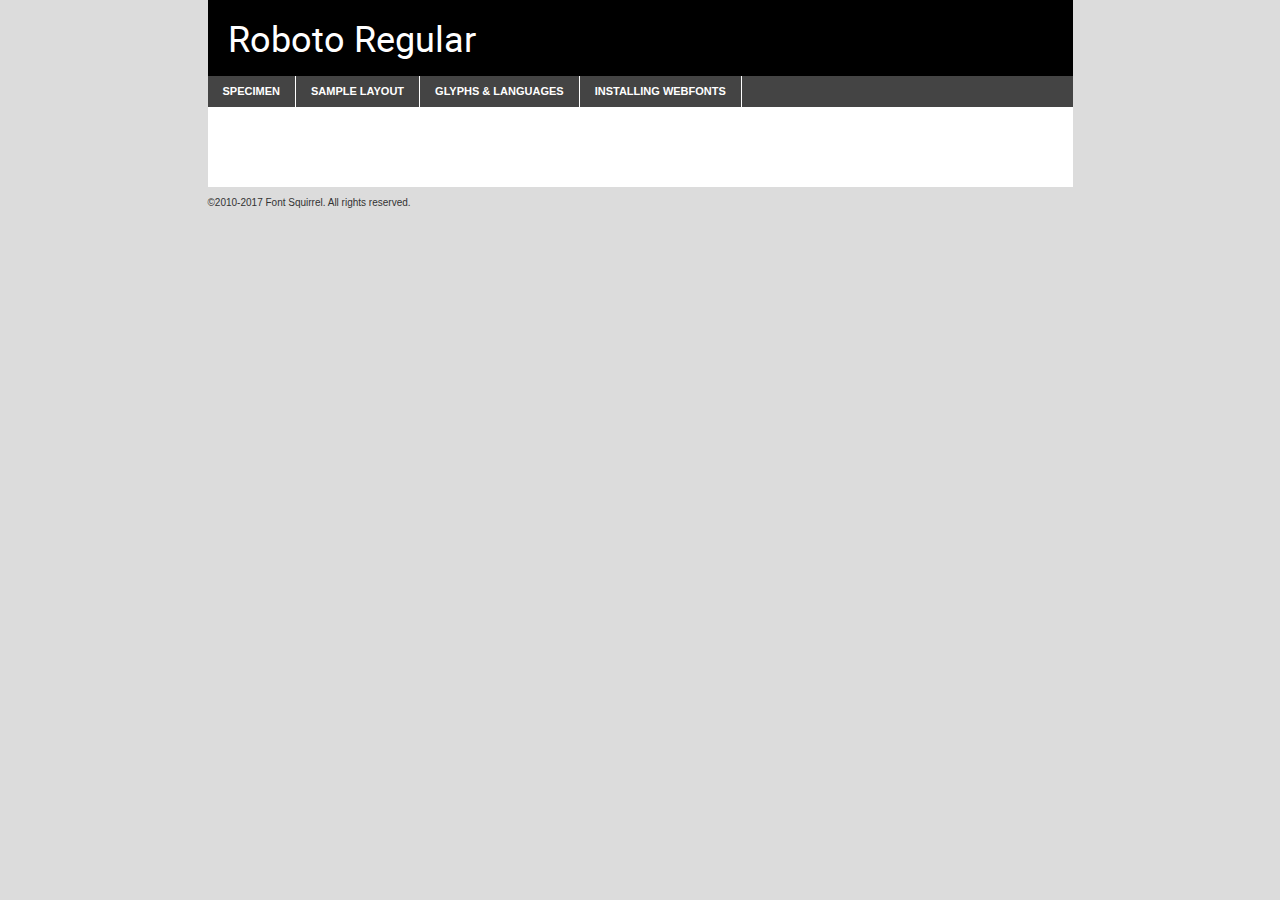
<file: fonts/roboto-regular-demo.html>
<!DOCTYPE html PUBLIC "-//W3C//DTD XHTML 1.0 Transitional//EN"
	"http://www.w3.org/TR/xhtml1/DTD/xhtml1-transitional.dtd">

<html xmlns="http://www.w3.org/1999/xhtml" xml:lang="en" lang="en">
<head>
	<meta http-equiv="Content-Type" content="text/html; charset=utf-8" />
	<script src="http://ajax.googleapis.com/ajax/libs/jquery/1.7.2/jquery.min.js" type="text/javascript" charset="utf-8"></script>
	<script type="text/javascript">
	(function($){$.fn.easyTabs=function(option){var param=jQuery.extend({fadeSpeed:"fast",defaultContent:1,activeClass:'active'},option);$(this).each(function(){var thisId="#"+this.id;if(param.defaultContent==''){param.defaultContent=1;}
	if(typeof param.defaultContent=="number")
	{var defaultTab=$(thisId+" .tabs li:eq("+(param.defaultContent-1)+") a").attr('href').substr(1);}else{var defaultTab=param.defaultContent;}
	$(thisId+" .tabs li a").each(function(){var tabToHide=$(this).attr('href').substr(1);$("#"+tabToHide).addClass('easytabs-tab-content');});hideAll();changeContent(defaultTab);function hideAll(){$(thisId+" .easytabs-tab-content").hide();}
	function changeContent(tabId){hideAll();$(thisId+" .tabs li").removeClass(param.activeClass);$(thisId+" .tabs li a[href=#"+tabId+"]").closest('li').addClass(param.activeClass);if(param.fadeSpeed!="none")
	{$(thisId+" #"+tabId).fadeIn(param.fadeSpeed);}else{$(thisId+" #"+tabId).show();}}
	$(thisId+" .tabs li").click(function(){var tabId=$(this).find('a').attr('href').substr(1);changeContent(tabId);return false;});});}})(jQuery);
	</script>
	<link rel="stylesheet" href="specimen_files/specimen_stylesheet.css" type="text/css" charset="utf-8" />
	<link rel="stylesheet" href="stylesheet.css" type="text/css" charset="utf-8" />

	<style type="text/css">
					body{
				font-family: 'robotoregular';
							}
		</style>

	<title>Roboto Regular Specimen</title>
	
	
	<script type="text/javascript" charset="utf-8">
		$(document).ready(function() {
			$('#container').easyTabs({defaultContent:1});
		});
	</script>
</head>

<body>
<div id="container">
	<div id="header">
		Roboto Regular	</div>
	<ul class="tabs">
		<li><a href="#specimen">Specimen</a></li>
		<li><a href="#layout">Sample Layout</a></li>
				<li><a href="#glyphs">Glyphs &amp; Languages</a></li>
		<li><a href="#installing">Installing Webfonts</a></li>
		
	</ul>
	
	<div id="main_content">

		
			<div id="specimen">
		
				<div class="section">
					<div class="grid12 firstcol">
						<div class="huge">AaBb</div>
					</div>
				</div>
		
				<div class="section">
					<div class="glyph_range">A&#x200B;B&#x200b;C&#x200b;D&#x200b;E&#x200b;F&#x200b;G&#x200b;H&#x200b;I&#x200b;J&#x200b;K&#x200b;L&#x200b;M&#x200b;N&#x200b;O&#x200b;P&#x200b;Q&#x200b;R&#x200b;S&#x200b;T&#x200b;U&#x200b;V&#x200b;W&#x200b;X&#x200b;Y&#x200b;Z&#x200b;a&#x200b;b&#x200b;c&#x200b;d&#x200b;e&#x200b;f&#x200b;g&#x200b;h&#x200b;i&#x200b;j&#x200b;k&#x200b;l&#x200b;m&#x200b;n&#x200b;o&#x200b;p&#x200b;q&#x200b;r&#x200b;s&#x200b;t&#x200b;u&#x200b;v&#x200b;w&#x200b;x&#x200b;y&#x200b;z&#x200b;1&#x200b;2&#x200b;3&#x200b;4&#x200b;5&#x200b;6&#x200b;7&#x200b;8&#x200b;9&#x200b;0&#x200b;&amp;&#x200b;.&#x200b;,&#x200b;?&#x200b;!&#x200b;&#64;&#x200b;(&#x200b;)&#x200b;#&#x200b;$&#x200b;%&#x200b;*&#x200b;+&#x200b;-&#x200b;=&#x200b;:&#x200b;;</div>
				</div>
				<div class="section">
					<div class="grid12 firstcol">
						<table class="sample_table">
							<tr><td>10</td><td class="size10">abcdefghijklmnopqrstuvwxyzABCDEFGHIJKLMNOPQRSTUVWXYZ0123456789abcdefghijklmnopqrstuvwxyzABCDEFGHIJKLMNOPQRSTUVWXYZ0123456789abcdefghijklmnopqrstuvwxyzABCDEFGHIJKLMNOPQRSTUVWXYZ</td></tr>
							<tr><td>11</td><td class="size11">abcdefghijklmnopqrstuvwxyzABCDEFGHIJKLMNOPQRSTUVWXYZ0123456789abcdefghijklmnopqrstuvwxyzABCDEFGHIJKLMNOPQRSTUVWXYZ0123456789abcdefghijklmnopqrstuvwxyzABCDEFGHIJKLMNOPQRSTUVWXYZ</td></tr>
							<tr><td>12</td><td class="size12">abcdefghijklmnopqrstuvwxyzABCDEFGHIJKLMNOPQRSTUVWXYZ0123456789abcdefghijklmnopqrstuvwxyzABCDEFGHIJKLMNOPQRSTUVWXYZ0123456789abcdefghijklmnopqrstuvwxyzABCDEFGHIJKLMNOPQRSTUVWXYZ</td></tr>
							<tr><td>13</td><td class="size13">abcdefghijklmnopqrstuvwxyzABCDEFGHIJKLMNOPQRSTUVWXYZ0123456789abcdefghijklmnopqrstuvwxyzABCDEFGHIJKLMNOPQRSTUVWXYZ0123456789abcdefghijklmnopqrstuvwxyzABCDEFGHIJKLMNOPQRSTUVWXYZ</td></tr>
							<tr><td>14</td><td class="size14">abcdefghijklmnopqrstuvwxyzABCDEFGHIJKLMNOPQRSTUVWXYZ0123456789abcdefghijklmnopqrstuvwxyzABCDEFGHIJKLMNOPQRSTUVWXYZ0123456789abcdefghijklmnopqrstuvwxyzABCDEFGHIJKLMNOPQRSTUVWXYZ</td></tr>
							<tr><td>16</td><td class="size16">abcdefghijklmnopqrstuvwxyzABCDEFGHIJKLMNOPQRSTUVWXYZ0123456789abcdefghijklmnopqrstuvwxyzABCDEFGHIJKLMNOPQRSTUVWXYZ</td></tr>
							<tr><td>18</td><td class="size18">abcdefghijklmnopqrstuvwxyzABCDEFGHIJKLMNOPQRSTUVWXYZ0123456789abcdefghijklmnopqrstuvwxyzABCDEFGHIJKLMNOPQRSTUVWXYZ</td></tr>
							<tr><td>20</td><td class="size20">abcdefghijklmnopqrstuvwxyzABCDEFGHIJKLMNOPQRSTUVWXYZ0123456789abcdefghijklmnopqrstuvwxyzABCDEFGHIJKLMNOPQRSTUVWXYZ</td></tr>
							<tr><td>24</td><td class="size24">abcdefghijklmnopqrstuvwxyzABCDEFGHIJKLMNOPQRSTUVWXYZ0123456789abcdefghijklmnopqrstuvwxyzABCDEFGHIJKLMNOPQRSTUVWXYZ</td></tr>
							<tr><td>30</td><td class="size30">abcdefghijklmnopqrstuvwxyzABCDEFGHIJKLMNOPQRSTUVWXYZ0123456789abcdefghijklmnopqrstuvwxyzABCDEFGHIJKLMNOPQRSTUVWXYZ</td></tr>
							<tr><td>36</td><td class="size36">abcdefghijklmnopqrstuvwxyzABCDEFGHIJKLMNOPQRSTUVWXYZ0123456789abcdefghijklmnopqrstuvwxyzABCDEFGHIJKLMNOPQRSTUVWXYZ</td></tr>
							<tr><td>48</td><td class="size48">abcdefghijklmnopqrstuvwxyzABCDEFGHIJKLMNOPQRSTUVWXYZ0123456789abcdefghijklmnopqrstuvwxyzABCDEFGHIJKLMNOPQRSTUVWXYZ</td></tr>
							<tr><td>60</td><td class="size60">abcdefghijklmnopqrstuvwxyzABCDEFGHIJKLMNOPQRSTUVWXYZ0123456789abcdefghijklmnopqrstuvwxyzABCDEFGHIJKLMNOPQRSTUVWXYZ</td></tr>
							<tr><td>72</td><td class="size72">abcdefghijklmnopqrstuvwxyzABCDEFGHIJKLMNOPQRSTUVWXYZ0123456789abcdefghijklmnopqrstuvwxyzABCDEFGHIJKLMNOPQRSTUVWXYZ</td></tr>
							<tr><td>90</td><td class="size90">abcdefghijklmnopqrstuvwxyzABCDEFGHIJKLMNOPQRSTUVWXYZ0123456789abcdefghijklmnopqrstuvwxyzABCDEFGHIJKLMNOPQRSTUVWXYZ</td></tr>
						</table>
				
					</div>
			
				</div>
		
		
		
								<div class="section" id="bodycomparison">


										<div id="xheight">
				<div class="fontbody">&#x25FC;&#x25FC;&#x25FC;&#x25FC;&#x25FC;&#x25FC;&#x25FC;&#x25FC;&#x25FC;&#x25FC;&#x25FC;&#x25FC;&#x25FC;&#x25FC;&#x25FC;&#x25FC;&#x25FC;&#x25FC;&#x25FC;&#x25FC;&#x25FC;&#x25FC;&#x25FC;&#x25FC;&#x25FC;&#x25FC;&#x25FC;&#x25FC;&#x25FC;&#x25FC;&#x25FC;&#x25FC;&#x25FC;&#x25FC;&#x25FC;&#x25FC;&#x25FC;&#x25FC;&#x25FC;&#x25FC;&#x25FC;&#x25FC;&#x25FC;&#x25FC;&#x25FC;&#x25FC;&#x25FC;&#x25FC;&#x25FC;&#x25FC;&#x25FC;&#x25FC;&#x25FC;&#x25FC;&#x25FC;&#x25FC;&#x25FC;&#x25FC;&#x25FC;&#x25FC;&#x25FC;&#x25FC;&#x25FC;&#x25FC;&#x25FC;&#x25FC;&#x25FC;&#x25FC;&#x25FC;&#x25FC;&#x25FC;&#x25FC;&#x25FC;&#x25FC;&#x25FC;&#x25FC;&#x25FC;&#x25FC;&#x25FC;&#x25FC;&#x25FC;&#x25FC;&#x25FC;&#x25FC;&#x25FC;&#x25FC;&#x25FC;&#x25FC;&#x25FC;&#x25FC;&#x25FC;&#x25FC;&#x25FC;&#x25FC;&#x25FC;&#x25FC;&#x25FC;&#x25FC;&#x25FC;body</div><div class="arialbody">body</div><div class="verdanabody">body</div><div class="georgiabody">body</div></div>
										<div class="fontbody" style="z-index:1">
											body<span>Roboto Regular</span>
										</div>
										<div class="arialbody" style="z-index:1">
											body<span>Arial</span>
										</div>
										<div class="verdanabody" style="z-index:1">
											body<span>Verdana</span>
										</div>
										<div class="georgiabody" style="z-index:1">
											body<span>Georgia</span>
										</div>



								</div>
		
		
				<div class="section psample psample_row1" id="">
					
					<div class="grid2 firstcol">
						<p class="size10"><span>10.</span>Aenean lacinia bibendum nulla sed consectetur. Fusce dapibus, tellus ac cursus commodo, tortor mauris condimentum nibh, ut fermentum massa justo sit amet risus. Nullam id dolor id nibh ultricies vehicula ut id elit. Cum sociis natoque penatibus et magnis dis parturient montes, nascetur ridiculus mus. Nulla vitae elit libero, a pharetra augue.</p>
			
					</div>
					<div class="grid3">
						<p class="size11"><span>11.</span>Aenean lacinia bibendum nulla sed consectetur. Fusce dapibus, tellus ac cursus commodo, tortor mauris condimentum nibh, ut fermentum massa justo sit amet risus. Nullam id dolor id nibh ultricies vehicula ut id elit. Cum sociis natoque penatibus et magnis dis parturient montes, nascetur ridiculus mus. Nulla vitae elit libero, a pharetra augue.</p>
			
					</div>
					<div class="grid3">
						<p class="size12"><span>12.</span>Aenean lacinia bibendum nulla sed consectetur. Fusce dapibus, tellus ac cursus commodo, tortor mauris condimentum nibh, ut fermentum massa justo sit amet risus. Nullam id dolor id nibh ultricies vehicula ut id elit. Cum sociis natoque penatibus et magnis dis parturient montes, nascetur ridiculus mus. Nulla vitae elit libero, a pharetra augue.</p>
			
					</div>
					<div class="grid4">
						<p class="size13"><span>13.</span>Aenean lacinia bibendum nulla sed consectetur. Fusce dapibus, tellus ac cursus commodo, tortor mauris condimentum nibh, ut fermentum massa justo sit amet risus. Nullam id dolor id nibh ultricies vehicula ut id elit. Cum sociis natoque penatibus et magnis dis parturient montes, nascetur ridiculus mus. Nulla vitae elit libero, a pharetra augue.</p>
			
					</div>
					<div class="white_blend"></div>
					
				</div>
				<div class="section psample psample_row2" id="">
					<div class="grid3 firstcol">
						<p class="size14"><span>14.</span>Aenean lacinia bibendum nulla sed consectetur. Fusce dapibus, tellus ac cursus commodo, tortor mauris condimentum nibh, ut fermentum massa justo sit amet risus. Nullam id dolor id nibh ultricies vehicula ut id elit. Cum sociis natoque penatibus et magnis dis parturient montes, nascetur ridiculus mus. Nulla vitae elit libero, a pharetra augue.</p>
			
					</div>
					<div class="grid4">
						<p class="size16"><span>16.</span>Aenean lacinia bibendum nulla sed consectetur. Fusce dapibus, tellus ac cursus commodo, tortor mauris condimentum nibh, ut fermentum massa justo sit amet risus. Nullam id dolor id nibh ultricies vehicula ut id elit. Cum sociis natoque penatibus et magnis dis parturient montes, nascetur ridiculus mus. Nulla vitae elit libero, a pharetra augue.</p>
			
					</div>
					<div class="grid5">
						<p class="size18"><span>18.</span>Aenean lacinia bibendum nulla sed consectetur. Fusce dapibus, tellus ac cursus commodo, tortor mauris condimentum nibh, ut fermentum massa justo sit amet risus. Nullam id dolor id nibh ultricies vehicula ut id elit. Cum sociis natoque penatibus et magnis dis parturient montes, nascetur ridiculus mus. Nulla vitae elit libero, a pharetra augue.</p>
			
					</div>

					<div class="white_blend"></div>

				</div>
				
				<div class="section psample psample_row3" id="">
					<div class="grid5 firstcol">
						<p class="size20"><span>20.</span>Aenean lacinia bibendum nulla sed consectetur. Fusce dapibus, tellus ac cursus commodo, tortor mauris condimentum nibh, ut fermentum massa justo sit amet risus. Nullam id dolor id nibh ultricies vehicula ut id elit. Cum sociis natoque penatibus et magnis dis parturient montes, nascetur ridiculus mus. Nulla vitae elit libero, a pharetra augue.</p>
					</div>
					<div class="grid7">
						<p class="size24"><span>24.</span>Aenean lacinia bibendum nulla sed consectetur. Fusce dapibus, tellus ac cursus commodo, tortor mauris condimentum nibh, ut fermentum massa justo sit amet risus. Nullam id dolor id nibh ultricies vehicula ut id elit. Cum sociis natoque penatibus et magnis dis parturient montes, nascetur ridiculus mus. Nulla vitae elit libero, a pharetra augue.</p>
					</div>
					
					<div class="white_blend"></div>
					
				</div>
				
				<div class="section psample psample_row4" id="">
					<div class="grid12 firstcol">
						<p class="size30"><span>30.</span>Aenean lacinia bibendum nulla sed consectetur. Fusce dapibus, tellus ac cursus commodo, tortor mauris condimentum nibh, ut fermentum massa justo sit amet risus. Nullam id dolor id nibh ultricies vehicula ut id elit. Cum sociis natoque penatibus et magnis dis parturient montes, nascetur ridiculus mus. Nulla vitae elit libero, a pharetra augue.</p>
					</div>
					<div class="white_blend"></div>
					
				</div>
				
				
				
				<div class="section psample psample_row1 fullreverse">
					<div class="grid2 firstcol">
						<p class="size10"><span>10.</span>Aenean lacinia bibendum nulla sed consectetur. Fusce dapibus, tellus ac cursus commodo, tortor mauris condimentum nibh, ut fermentum massa justo sit amet risus. Nullam id dolor id nibh ultricies vehicula ut id elit. Cum sociis natoque penatibus et magnis dis parturient montes, nascetur ridiculus mus. Nulla vitae elit libero, a pharetra augue.</p>
			
					</div>
					<div class="grid3">
						<p class="size11"><span>11.</span>Aenean lacinia bibendum nulla sed consectetur. Fusce dapibus, tellus ac cursus commodo, tortor mauris condimentum nibh, ut fermentum massa justo sit amet risus. Nullam id dolor id nibh ultricies vehicula ut id elit. Cum sociis natoque penatibus et magnis dis parturient montes, nascetur ridiculus mus. Nulla vitae elit libero, a pharetra augue.</p>
			
					</div>
					<div class="grid3">
						<p class="size12"><span>12.</span>Aenean lacinia bibendum nulla sed consectetur. Fusce dapibus, tellus ac cursus commodo, tortor mauris condimentum nibh, ut fermentum massa justo sit amet risus. Nullam id dolor id nibh ultricies vehicula ut id elit. Cum sociis natoque penatibus et magnis dis parturient montes, nascetur ridiculus mus. Nulla vitae elit libero, a pharetra augue.</p>
			
					</div>
					<div class="grid4">
						<p class="size13"><span>13.</span>Aenean lacinia bibendum nulla sed consectetur. Fusce dapibus, tellus ac cursus commodo, tortor mauris condimentum nibh, ut fermentum massa justo sit amet risus. Nullam id dolor id nibh ultricies vehicula ut id elit. Cum sociis natoque penatibus et magnis dis parturient montes, nascetur ridiculus mus. Nulla vitae elit libero, a pharetra augue.</p>
			
					</div>
					<div class="black_blend"></div>
					
				</div>
				
				<div class="section psample psample_row2 fullreverse">
					<div class="grid3 firstcol">
						<p class="size14"><span>14.</span>Aenean lacinia bibendum nulla sed consectetur. Fusce dapibus, tellus ac cursus commodo, tortor mauris condimentum nibh, ut fermentum massa justo sit amet risus. Nullam id dolor id nibh ultricies vehicula ut id elit. Cum sociis natoque penatibus et magnis dis parturient montes, nascetur ridiculus mus. Nulla vitae elit libero, a pharetra augue.</p>
			
					</div>
					<div class="grid4">
						<p class="size16"><span>16.</span>Aenean lacinia bibendum nulla sed consectetur. Fusce dapibus, tellus ac cursus commodo, tortor mauris condimentum nibh, ut fermentum massa justo sit amet risus. Nullam id dolor id nibh ultricies vehicula ut id elit. Cum sociis natoque penatibus et magnis dis parturient montes, nascetur ridiculus mus. Nulla vitae elit libero, a pharetra augue.</p>
			
					</div>
					<div class="grid5">
						<p class="size18"><span>18.</span>Aenean lacinia bibendum nulla sed consectetur. Fusce dapibus, tellus ac cursus commodo, tortor mauris condimentum nibh, ut fermentum massa justo sit amet risus. Nullam id dolor id nibh ultricies vehicula ut id elit. Cum sociis natoque penatibus et magnis dis parturient montes, nascetur ridiculus mus. Nulla vitae elit libero, a pharetra augue.</p>
			
					</div>
					<div class="black_blend"></div>

				</div>
				
				<div class="section psample fullreverse psample_row3" id="">
					<div class="grid5 firstcol">
						<p class="size20"><span>20.</span>Aenean lacinia bibendum nulla sed consectetur. Fusce dapibus, tellus ac cursus commodo, tortor mauris condimentum nibh, ut fermentum massa justo sit amet risus. Nullam id dolor id nibh ultricies vehicula ut id elit. Cum sociis natoque penatibus et magnis dis parturient montes, nascetur ridiculus mus. Nulla vitae elit libero, a pharetra augue.</p>
					</div>
					<div class="grid7">
						<p class="size24"><span>24.</span>Aenean lacinia bibendum nulla sed consectetur. Fusce dapibus, tellus ac cursus commodo, tortor mauris condimentum nibh, ut fermentum massa justo sit amet risus. Nullam id dolor id nibh ultricies vehicula ut id elit. Cum sociis natoque penatibus et magnis dis parturient montes, nascetur ridiculus mus. Nulla vitae elit libero, a pharetra augue.</p>
					</div>
					
					<div class="black_blend"></div>
					
				</div>
				
				<div class="section psample fullreverse psample_row4" id="" style="border-bottom: 20px #000 solid;">
					<div class="grid12 firstcol">
						<p class="size30"><span>30.</span>Aenean lacinia bibendum nulla sed consectetur. Fusce dapibus, tellus ac cursus commodo, tortor mauris condimentum nibh, ut fermentum massa justo sit amet risus. Nullam id dolor id nibh ultricies vehicula ut id elit. Cum sociis natoque penatibus et magnis dis parturient montes, nascetur ridiculus mus. Nulla vitae elit libero, a pharetra augue.</p>
					</div>
					<div class="black_blend"></div>
					
				</div>
				
				
				
				
			</div>
			
			<div id="layout">
				
				<div class="section">
					
					<div class="grid12 firstcol">
						<h1>Lorem Ipsum Dolor</h1>
						<h2>Etiam porta sem malesuada magna mollis euismod</h2>
						
						<p class="byline">By <a href="#link">Aenean Lacinia</a></p>
					</div>
				</div>
				<div class="section">
					<div class="grid8 firstcol">
						<p class="large">Donec sed odio dui. Morbi leo risus, porta ac consectetur ac, vestibulum at eros. Fusce dapibus, tellus ac cursus commodo, tortor mauris condimentum nibh, ut fermentum massa justo sit amet risus. </p>

						
						<h3>Pellentesque ornare sem</h3>

						<p>Maecenas sed diam eget risus varius blandit sit amet non magna. Maecenas faucibus mollis interdum. Donec ullamcorper nulla non metus auctor fringilla. Nullam id dolor id nibh ultricies vehicula ut id elit. Nullam id dolor id nibh ultricies vehicula ut id elit. </p>

						<p>Aenean eu leo quam. Pellentesque ornare sem lacinia quam venenatis vestibulum. Lorem ipsum dolor sit amet, consectetur adipiscing elit. Cum sociis natoque penatibus et magnis dis parturient montes, nascetur ridiculus mus. </p>

						<p>Nulla vitae elit libero, a pharetra augue. Praesent commodo cursus magna, vel scelerisque nisl consectetur et. Aenean lacinia bibendum nulla sed consectetur. </p>

						<p>Nullam quis risus eget urna mollis ornare vel eu leo. Nullam quis risus eget urna mollis ornare vel eu leo. Maecenas sed diam eget risus varius blandit sit amet non magna. Donec ullamcorper nulla non metus auctor fringilla. </p>

						<h3>Cras mattis consectetur</h3>

						<p>Aenean eu leo quam. Pellentesque ornare sem lacinia quam venenatis vestibulum. Aenean lacinia bibendum nulla sed consectetur. Integer posuere erat a ante venenatis dapibus posuere velit aliquet. Cras mattis consectetur purus sit amet fermentum. </p>

						<p>Nullam id dolor id nibh ultricies vehicula ut id elit. Nullam quis risus eget urna mollis ornare vel eu leo. Cras mattis consectetur purus sit amet fermentum.</p>
					</div>
					
					<div class="grid4 sidebar">
						
						<div class="box reverse">
							<p class="last">Nullam quis risus eget urna mollis ornare vel eu leo. Donec ullamcorper nulla non metus auctor fringilla. Cras mattis consectetur purus sit amet fermentum. Sed posuere consectetur est at lobortis. Lorem ipsum dolor sit amet, consectetur adipiscing elit. </p>
						</div>
						
						<p class="caption">Maecenas sed diam eget risus varius.</p>

						<p>Vestibulum id ligula porta felis euismod semper. Integer posuere erat a ante venenatis dapibus posuere velit aliquet. Vestibulum id ligula porta felis euismod semper. Sed posuere consectetur est at lobortis. Maecenas sed diam eget risus varius blandit sit amet non magna. Fusce dapibus, tellus ac cursus commodo, tortor mauris condimentum nibh, ut fermentum massa justo sit amet risus. </p>

					

						<p>Duis mollis, est non commodo luctus, nisi erat porttitor ligula, eget lacinia odio sem nec elit. Aenean lacinia bibendum nulla sed consectetur. Vivamus sagittis lacus vel augue laoreet rutrum faucibus dolor auctor. Aenean lacinia bibendum nulla sed consectetur. Nullam quis risus eget urna mollis ornare vel eu leo. </p>

						<p>Praesent commodo cursus magna, vel scelerisque nisl consectetur et. Donec ullamcorper nulla non metus auctor fringilla. Maecenas faucibus mollis interdum. Fusce dapibus, tellus ac cursus commodo, tortor mauris condimentum nibh, ut fermentum massa justo sit amet risus. </p>

					</div>
				</div>
				
			</div>


			



		<div id="glyphs">
			<div class="section">
				<div class="grid12 firstcol">
			
				<h1>Language Support</h1>
				<p>The subset of Roboto Regular in this kit supports the following languages:<br />
			
					Albanian, Basque, Breton, Chamorro, Danish, Dutch, English, Faroese, Finnish, French, Frisian, Galician, German, Icelandic, Italian, Malagasy, Norwegian, Portuguese, Spanish, Alsatian, Aragonese, Arapaho, Arrernte, Asturian, Aymara, Bislama, Cebuano, Corsican, Fijian, French_creole, Genoese, Gilbertese, Greenlandic, Haitian_creole, Hiligaynon, Hmong, Hopi, Ibanag, Iloko_ilokano, Indonesian, Interglossa_glosa, Interlingua, Irish_gaelic, Jerriais, Lojban, Lombard, Luxembourgeois, Manx, Mohawk, Norfolk_pitcairnese, Occitan, Oromo, Pangasinan, Papiamento, Piedmontese, Potawatomi, Rhaeto-romance, Romansh, Rotokas, Sami_lule, Samoan, Sardinian, Scots_gaelic, Seychelles_creole, Shona, Sicilian, Somali, Southern_ndebele, Swahili, Swati_swazi, Tagalog_filipino_pilipino, Tetum, Tok_pisin, Uyghur_latinized, Volapuk, Walloon, Warlpiri, Xhosa, Yapese, Zulu, Latinbasic, Ubasic, Demo				</p>
				<h1>Glyph Chart</h1>
				<p>The subset of Roboto Regular in this kit includes all the glyphs listed below. Unicode entities are included above each glyph to help you insert individual characters into your layout.</p>
				<div id="glyph_chart">
			
																														 <div><p>&amp;#2;</p>&#2;</div>
																				 <div><p>&amp;#13;</p>&#13;</div>
																				 <div><p>&amp;#32;</p>&#32;</div>
																				 <div><p>&amp;#33;</p>&#33;</div>
																				 <div><p>&amp;#34;</p>&#34;</div>
																				 <div><p>&amp;#35;</p>&#35;</div>
																				 <div><p>&amp;#36;</p>&#36;</div>
																				 <div><p>&amp;#37;</p>&#37;</div>
																				 <div><p>&amp;#38;</p>&#38;</div>
																				 <div><p>&amp;#39;</p>&#39;</div>
																				 <div><p>&amp;#40;</p>&#40;</div>
																				 <div><p>&amp;#41;</p>&#41;</div>
																				 <div><p>&amp;#42;</p>&#42;</div>
																				 <div><p>&amp;#43;</p>&#43;</div>
																				 <div><p>&amp;#44;</p>&#44;</div>
																				 <div><p>&amp;#45;</p>&#45;</div>
																				 <div><p>&amp;#46;</p>&#46;</div>
																				 <div><p>&amp;#47;</p>&#47;</div>
																				 <div><p>&amp;#48;</p>&#48;</div>
																				 <div><p>&amp;#49;</p>&#49;</div>
																				 <div><p>&amp;#50;</p>&#50;</div>
																				 <div><p>&amp;#51;</p>&#51;</div>
																				 <div><p>&amp;#52;</p>&#52;</div>
																				 <div><p>&amp;#53;</p>&#53;</div>
																				 <div><p>&amp;#54;</p>&#54;</div>
																				 <div><p>&amp;#55;</p>&#55;</div>
																				 <div><p>&amp;#56;</p>&#56;</div>
																				 <div><p>&amp;#57;</p>&#57;</div>
																				 <div><p>&amp;#58;</p>&#58;</div>
																				 <div><p>&amp;#59;</p>&#59;</div>
																				 <div><p>&amp;#60;</p>&#60;</div>
																				 <div><p>&amp;#61;</p>&#61;</div>
																				 <div><p>&amp;#62;</p>&#62;</div>
																				 <div><p>&amp;#63;</p>&#63;</div>
																				 <div><p>&amp;#64;</p>&#64;</div>
																				 <div><p>&amp;#65;</p>&#65;</div>
																				 <div><p>&amp;#66;</p>&#66;</div>
																				 <div><p>&amp;#67;</p>&#67;</div>
																				 <div><p>&amp;#68;</p>&#68;</div>
																				 <div><p>&amp;#69;</p>&#69;</div>
																				 <div><p>&amp;#70;</p>&#70;</div>
																				 <div><p>&amp;#71;</p>&#71;</div>
																				 <div><p>&amp;#72;</p>&#72;</div>
																				 <div><p>&amp;#73;</p>&#73;</div>
																				 <div><p>&amp;#74;</p>&#74;</div>
																				 <div><p>&amp;#75;</p>&#75;</div>
																				 <div><p>&amp;#76;</p>&#76;</div>
																				 <div><p>&amp;#77;</p>&#77;</div>
																				 <div><p>&amp;#78;</p>&#78;</div>
																				 <div><p>&amp;#79;</p>&#79;</div>
																				 <div><p>&amp;#80;</p>&#80;</div>
																				 <div><p>&amp;#81;</p>&#81;</div>
																				 <div><p>&amp;#82;</p>&#82;</div>
																				 <div><p>&amp;#83;</p>&#83;</div>
																				 <div><p>&amp;#84;</p>&#84;</div>
																				 <div><p>&amp;#85;</p>&#85;</div>
																				 <div><p>&amp;#86;</p>&#86;</div>
																				 <div><p>&amp;#87;</p>&#87;</div>
																				 <div><p>&amp;#88;</p>&#88;</div>
																				 <div><p>&amp;#89;</p>&#89;</div>
																				 <div><p>&amp;#90;</p>&#90;</div>
																				 <div><p>&amp;#91;</p>&#91;</div>
																				 <div><p>&amp;#92;</p>&#92;</div>
																				 <div><p>&amp;#93;</p>&#93;</div>
																				 <div><p>&amp;#94;</p>&#94;</div>
																				 <div><p>&amp;#95;</p>&#95;</div>
																				 <div><p>&amp;#96;</p>&#96;</div>
																				 <div><p>&amp;#97;</p>&#97;</div>
																				 <div><p>&amp;#98;</p>&#98;</div>
																				 <div><p>&amp;#99;</p>&#99;</div>
																				 <div><p>&amp;#100;</p>&#100;</div>
																				 <div><p>&amp;#101;</p>&#101;</div>
																				 <div><p>&amp;#102;</p>&#102;</div>
																				 <div><p>&amp;#103;</p>&#103;</div>
																				 <div><p>&amp;#104;</p>&#104;</div>
																				 <div><p>&amp;#105;</p>&#105;</div>
																				 <div><p>&amp;#106;</p>&#106;</div>
																				 <div><p>&amp;#107;</p>&#107;</div>
																				 <div><p>&amp;#108;</p>&#108;</div>
																				 <div><p>&amp;#109;</p>&#109;</div>
																				 <div><p>&amp;#110;</p>&#110;</div>
																				 <div><p>&amp;#111;</p>&#111;</div>
																				 <div><p>&amp;#112;</p>&#112;</div>
																				 <div><p>&amp;#113;</p>&#113;</div>
																				 <div><p>&amp;#114;</p>&#114;</div>
																				 <div><p>&amp;#115;</p>&#115;</div>
																				 <div><p>&amp;#116;</p>&#116;</div>
																				 <div><p>&amp;#117;</p>&#117;</div>
																				 <div><p>&amp;#118;</p>&#118;</div>
																				 <div><p>&amp;#119;</p>&#119;</div>
																				 <div><p>&amp;#120;</p>&#120;</div>
																				 <div><p>&amp;#121;</p>&#121;</div>
																				 <div><p>&amp;#122;</p>&#122;</div>
																				 <div><p>&amp;#123;</p>&#123;</div>
																				 <div><p>&amp;#124;</p>&#124;</div>
																				 <div><p>&amp;#125;</p>&#125;</div>
																				 <div><p>&amp;#126;</p>&#126;</div>
																				 <div><p>&amp;#160;</p>&#160;</div>
																				 <div><p>&amp;#161;</p>&#161;</div>
																				 <div><p>&amp;#162;</p>&#162;</div>
																				 <div><p>&amp;#163;</p>&#163;</div>
																				 <div><p>&amp;#164;</p>&#164;</div>
																				 <div><p>&amp;#165;</p>&#165;</div>
																				 <div><p>&amp;#166;</p>&#166;</div>
																				 <div><p>&amp;#167;</p>&#167;</div>
																				 <div><p>&amp;#168;</p>&#168;</div>
																				 <div><p>&amp;#169;</p>&#169;</div>
																				 <div><p>&amp;#170;</p>&#170;</div>
																				 <div><p>&amp;#171;</p>&#171;</div>
																				 <div><p>&amp;#172;</p>&#172;</div>
																				 <div><p>&amp;#173;</p>&#173;</div>
																				 <div><p>&amp;#174;</p>&#174;</div>
																				 <div><p>&amp;#175;</p>&#175;</div>
																				 <div><p>&amp;#176;</p>&#176;</div>
																				 <div><p>&amp;#177;</p>&#177;</div>
																				 <div><p>&amp;#178;</p>&#178;</div>
																				 <div><p>&amp;#179;</p>&#179;</div>
																				 <div><p>&amp;#180;</p>&#180;</div>
																				 <div><p>&amp;#181;</p>&#181;</div>
																				 <div><p>&amp;#182;</p>&#182;</div>
																				 <div><p>&amp;#183;</p>&#183;</div>
																				 <div><p>&amp;#184;</p>&#184;</div>
																				 <div><p>&amp;#185;</p>&#185;</div>
																				 <div><p>&amp;#186;</p>&#186;</div>
																				 <div><p>&amp;#187;</p>&#187;</div>
																				 <div><p>&amp;#188;</p>&#188;</div>
																				 <div><p>&amp;#189;</p>&#189;</div>
																				 <div><p>&amp;#190;</p>&#190;</div>
																				 <div><p>&amp;#191;</p>&#191;</div>
																				 <div><p>&amp;#192;</p>&#192;</div>
																				 <div><p>&amp;#193;</p>&#193;</div>
																				 <div><p>&amp;#194;</p>&#194;</div>
																				 <div><p>&amp;#195;</p>&#195;</div>
																				 <div><p>&amp;#196;</p>&#196;</div>
																				 <div><p>&amp;#197;</p>&#197;</div>
																				 <div><p>&amp;#198;</p>&#198;</div>
																				 <div><p>&amp;#199;</p>&#199;</div>
																				 <div><p>&amp;#200;</p>&#200;</div>
																				 <div><p>&amp;#201;</p>&#201;</div>
																				 <div><p>&amp;#202;</p>&#202;</div>
																				 <div><p>&amp;#203;</p>&#203;</div>
																				 <div><p>&amp;#204;</p>&#204;</div>
																				 <div><p>&amp;#205;</p>&#205;</div>
																				 <div><p>&amp;#206;</p>&#206;</div>
																				 <div><p>&amp;#207;</p>&#207;</div>
																				 <div><p>&amp;#208;</p>&#208;</div>
																				 <div><p>&amp;#209;</p>&#209;</div>
																				 <div><p>&amp;#210;</p>&#210;</div>
																				 <div><p>&amp;#211;</p>&#211;</div>
																				 <div><p>&amp;#212;</p>&#212;</div>
																				 <div><p>&amp;#213;</p>&#213;</div>
																				 <div><p>&amp;#214;</p>&#214;</div>
																				 <div><p>&amp;#215;</p>&#215;</div>
																				 <div><p>&amp;#216;</p>&#216;</div>
																				 <div><p>&amp;#217;</p>&#217;</div>
																				 <div><p>&amp;#218;</p>&#218;</div>
																				 <div><p>&amp;#219;</p>&#219;</div>
																				 <div><p>&amp;#220;</p>&#220;</div>
																				 <div><p>&amp;#221;</p>&#221;</div>
																				 <div><p>&amp;#222;</p>&#222;</div>
																				 <div><p>&amp;#223;</p>&#223;</div>
																				 <div><p>&amp;#224;</p>&#224;</div>
																				 <div><p>&amp;#225;</p>&#225;</div>
																				 <div><p>&amp;#226;</p>&#226;</div>
																				 <div><p>&amp;#227;</p>&#227;</div>
																				 <div><p>&amp;#228;</p>&#228;</div>
																				 <div><p>&amp;#229;</p>&#229;</div>
																				 <div><p>&amp;#230;</p>&#230;</div>
																				 <div><p>&amp;#231;</p>&#231;</div>
																				 <div><p>&amp;#232;</p>&#232;</div>
																				 <div><p>&amp;#233;</p>&#233;</div>
																				 <div><p>&amp;#234;</p>&#234;</div>
																				 <div><p>&amp;#235;</p>&#235;</div>
																				 <div><p>&amp;#236;</p>&#236;</div>
																				 <div><p>&amp;#237;</p>&#237;</div>
																				 <div><p>&amp;#238;</p>&#238;</div>
																				 <div><p>&amp;#239;</p>&#239;</div>
																				 <div><p>&amp;#240;</p>&#240;</div>
																				 <div><p>&amp;#241;</p>&#241;</div>
																				 <div><p>&amp;#242;</p>&#242;</div>
																				 <div><p>&amp;#243;</p>&#243;</div>
																				 <div><p>&amp;#244;</p>&#244;</div>
																				 <div><p>&amp;#245;</p>&#245;</div>
																				 <div><p>&amp;#246;</p>&#246;</div>
																				 <div><p>&amp;#247;</p>&#247;</div>
																				 <div><p>&amp;#248;</p>&#248;</div>
																				 <div><p>&amp;#249;</p>&#249;</div>
																				 <div><p>&amp;#250;</p>&#250;</div>
																				 <div><p>&amp;#251;</p>&#251;</div>
																				 <div><p>&amp;#252;</p>&#252;</div>
																				 <div><p>&amp;#253;</p>&#253;</div>
																				 <div><p>&amp;#254;</p>&#254;</div>
																				 <div><p>&amp;#255;</p>&#255;</div>
																				 <div><p>&amp;#338;</p>&#338;</div>
																				 <div><p>&amp;#339;</p>&#339;</div>
																				 <div><p>&amp;#376;</p>&#376;</div>
																				 <div><p>&amp;#710;</p>&#710;</div>
																				 <div><p>&amp;#732;</p>&#732;</div>
																				 <div><p>&amp;#8192;</p>&#8192;</div>
																				 <div><p>&amp;#8193;</p>&#8193;</div>
																				 <div><p>&amp;#8194;</p>&#8194;</div>
																				 <div><p>&amp;#8195;</p>&#8195;</div>
																				 <div><p>&amp;#8196;</p>&#8196;</div>
																				 <div><p>&amp;#8197;</p>&#8197;</div>
																				 <div><p>&amp;#8198;</p>&#8198;</div>
																				 <div><p>&amp;#8199;</p>&#8199;</div>
																				 <div><p>&amp;#8200;</p>&#8200;</div>
																				 <div><p>&amp;#8201;</p>&#8201;</div>
																				 <div><p>&amp;#8202;</p>&#8202;</div>
																				 <div><p>&amp;#8208;</p>&#8208;</div>
																				 <div><p>&amp;#8209;</p>&#8209;</div>
																				 <div><p>&amp;#8210;</p>&#8210;</div>
																				 <div><p>&amp;#8211;</p>&#8211;</div>
																				 <div><p>&amp;#8212;</p>&#8212;</div>
																				 <div><p>&amp;#8216;</p>&#8216;</div>
																				 <div><p>&amp;#8217;</p>&#8217;</div>
																				 <div><p>&amp;#8218;</p>&#8218;</div>
																				 <div><p>&amp;#8220;</p>&#8220;</div>
																				 <div><p>&amp;#8221;</p>&#8221;</div>
																				 <div><p>&amp;#8222;</p>&#8222;</div>
																				 <div><p>&amp;#8226;</p>&#8226;</div>
																				 <div><p>&amp;#8230;</p>&#8230;</div>
																				 <div><p>&amp;#8239;</p>&#8239;</div>
																				 <div><p>&amp;#8249;</p>&#8249;</div>
																				 <div><p>&amp;#8250;</p>&#8250;</div>
																				 <div><p>&amp;#8287;</p>&#8287;</div>
																				 <div><p>&amp;#8364;</p>&#8364;</div>
																				 <div><p>&amp;#8482;</p>&#8482;</div>
																				 <div><p>&amp;#9724;</p>&#9724;</div>
																				 <div><p>&amp;#64257;</p>&#64257;</div>
																				 <div><p>&amp;#64258;</p>&#64258;</div>
																				 <div><p>&amp;#64259;</p>&#64259;</div>
																				 <div><p>&amp;#64260;</p>&#64260;</div>
																												</div>	
				</div>
		
		
			</div>
		</div>
		
		
		<div id="specs">
			
		</div>
	
		<div id="installing">
			<div class="section">
				<div class="grid7 firstcol">
					<h1>Installing Webfonts</h1>
					
					<p>Webfonts are supported by all major browser platforms but not all in the same way. There are currently four different font formats that must be included in order to target all browsers. This includes TTF, WOFF, EOT and SVG.</p>
					
					<h2>1. Upload your webfonts</h2>
					<p>You must upload your webfont kit to your website. They should be in or near the same directory as your CSS files.</p>
					
					<h2>2. Include the webfont stylesheet</h2>
					<p>A special CSS @font-face declaration helps the various browsers select the appropriate font it needs without causing you a bunch of headaches. Learn more about this syntax by reading the <a href="https://www.fontspring.com/blog/further-hardening-of-the-bulletproof-syntax">Fontspring blog post</a> about it. The code for it is as follows:</p>


<code>
@font-face{ 
	font-family: 'MyWebFont';
	src: url('WebFont.eot');
	src: url('WebFont.eot?#iefix') format('embedded-opentype'),
	     url('WebFont.woff') format('woff'),
	     url('WebFont.ttf') format('truetype'),
	     url('WebFont.svg#webfont') format('svg');
}
</code>

	<p>We've already gone ahead and generated the code for you. All you have to do is link to the stylesheet in your HTML, like this:</p>
	<code>&lt;link rel=&quot;stylesheet&quot; href=&quot;stylesheet.css&quot; type=&quot;text/css&quot; charset=&quot;utf-8&quot; /&gt;</code>

					<h2>3. Modify your own stylesheet</h2>
					<p>To take advantage of your new fonts, you must tell your stylesheet to use them. Look at the original @font-face declaration above and find the property called "font-family." The name linked there will be what you use to reference the font. Prepend that webfont name to the font stack in the "font-family" property, inside the selector you want to change. For example:</p>
<code>p { font-family: 'WebFont', Arial, sans-serif; }</code>

<h2>4. Test</h2>
<p>Getting webfonts to work cross-browser <em>can</em> be tricky. Use the information in the sidebar to help you if you find that fonts aren't loading in a particular browser.</p>
				</div>
				
				<div class="grid5 sidebar">
					<div class="box">
						<h2>Troubleshooting<br />Font-Face Problems</h2>
						<p>Having trouble getting your webfonts to load in your new website? Here are some tips to sort out what might be the problem.</p>

						<h3>Fonts not showing in any browser</h3>

						<p>This sounds like you need to work on the plumbing. You either did not upload the fonts to the correct directory, or you did not link the fonts properly in the CSS. If you've confirmed that all this is correct and you still have a problem, take a look at your .htaccess file and see if requests are getting intercepted.</p>

						<h3>Fonts not loading in iPhone or iPad</h3>

						<p>The most common problem here is that you are serving the fonts from an IIS server. IIS refuses to serve files that have unknown MIME types. If that is the case, you must set the MIME type for SVG to "image/svg+xml" in the server settings. Follow these instructions from Microsoft if you need help.</p>

						<h3>Fonts not loading in Firefox</h3>

						<p>The primary reason for this failure? You are still using a version Firefox older than 3.5. So upgrade already! If that isn't it, then you are very likely serving fonts from a different domain. Firefox requires that all font assets be served from the same domain. Lastly it is possible that you need to add WOFF to your list of MIME types (if you are serving via IIS.)</p>

						<h3>Fonts not loading in IE</h3>

						<p>Are you looking at Internet Explorer on an actual Windows machine or are you cheating by using a service like Adobe BrowserLab? Many of these screenshot services do not render @font-face for IE. Best to test it on a real machine.</p>

						<h3>Fonts not loading in IE9</h3>

						<p>IE9, like Firefox, requires that fonts be served from the same domain as the website. Make sure that is the case.</p>
					</div>
				</div>
			</div>
			
		</div>
	
	</div>
	<div id="footer">
		<p>&copy;2010-2017 Font Squirrel. All rights reserved.</p>
	</div>
</div>
</body>
</html>
</file>
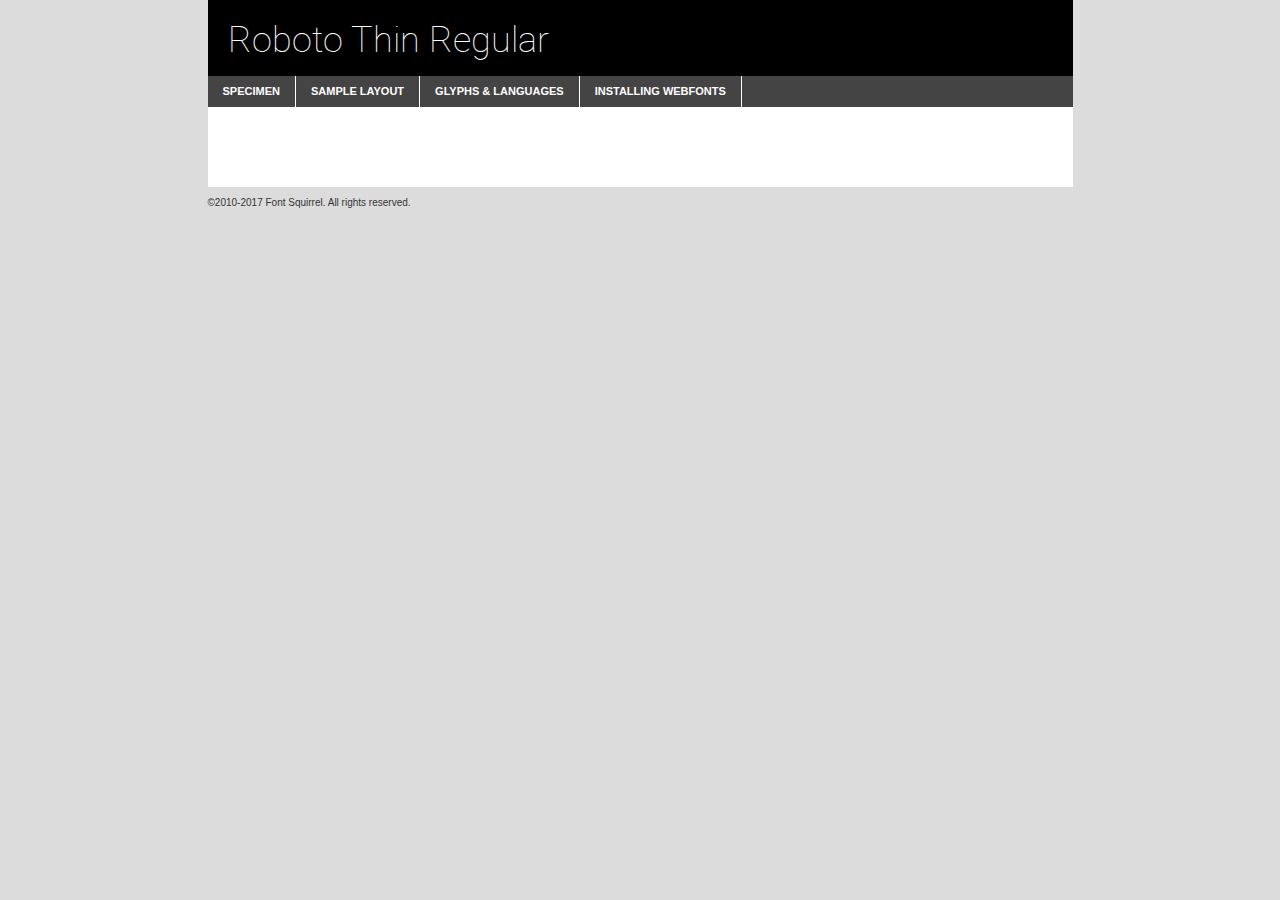
<file: fonts/roboto-thin-demo.html>
<!DOCTYPE html PUBLIC "-//W3C//DTD XHTML 1.0 Transitional//EN"
	"http://www.w3.org/TR/xhtml1/DTD/xhtml1-transitional.dtd">

<html xmlns="http://www.w3.org/1999/xhtml" xml:lang="en" lang="en">
<head>
	<meta http-equiv="Content-Type" content="text/html; charset=utf-8" />
	<script src="http://ajax.googleapis.com/ajax/libs/jquery/1.7.2/jquery.min.js" type="text/javascript" charset="utf-8"></script>
	<script type="text/javascript">
	(function($){$.fn.easyTabs=function(option){var param=jQuery.extend({fadeSpeed:"fast",defaultContent:1,activeClass:'active'},option);$(this).each(function(){var thisId="#"+this.id;if(param.defaultContent==''){param.defaultContent=1;}
	if(typeof param.defaultContent=="number")
	{var defaultTab=$(thisId+" .tabs li:eq("+(param.defaultContent-1)+") a").attr('href').substr(1);}else{var defaultTab=param.defaultContent;}
	$(thisId+" .tabs li a").each(function(){var tabToHide=$(this).attr('href').substr(1);$("#"+tabToHide).addClass('easytabs-tab-content');});hideAll();changeContent(defaultTab);function hideAll(){$(thisId+" .easytabs-tab-content").hide();}
	function changeContent(tabId){hideAll();$(thisId+" .tabs li").removeClass(param.activeClass);$(thisId+" .tabs li a[href=#"+tabId+"]").closest('li').addClass(param.activeClass);if(param.fadeSpeed!="none")
	{$(thisId+" #"+tabId).fadeIn(param.fadeSpeed);}else{$(thisId+" #"+tabId).show();}}
	$(thisId+" .tabs li").click(function(){var tabId=$(this).find('a').attr('href').substr(1);changeContent(tabId);return false;});});}})(jQuery);
	</script>
	<link rel="stylesheet" href="specimen_files/specimen_stylesheet.css" type="text/css" charset="utf-8" />
	<link rel="stylesheet" href="stylesheet.css" type="text/css" charset="utf-8" />

	<style type="text/css">
					body{
				font-family: 'robotothin';
							}
		</style>

	<title>Roboto Thin Regular Specimen</title>
	
	
	<script type="text/javascript" charset="utf-8">
		$(document).ready(function() {
			$('#container').easyTabs({defaultContent:1});
		});
	</script>
</head>

<body>
<div id="container">
	<div id="header">
		Roboto Thin Regular	</div>
	<ul class="tabs">
		<li><a href="#specimen">Specimen</a></li>
		<li><a href="#layout">Sample Layout</a></li>
				<li><a href="#glyphs">Glyphs &amp; Languages</a></li>
		<li><a href="#installing">Installing Webfonts</a></li>
		
	</ul>
	
	<div id="main_content">

		
			<div id="specimen">
		
				<div class="section">
					<div class="grid12 firstcol">
						<div class="huge">AaBb</div>
					</div>
				</div>
		
				<div class="section">
					<div class="glyph_range">A&#x200B;B&#x200b;C&#x200b;D&#x200b;E&#x200b;F&#x200b;G&#x200b;H&#x200b;I&#x200b;J&#x200b;K&#x200b;L&#x200b;M&#x200b;N&#x200b;O&#x200b;P&#x200b;Q&#x200b;R&#x200b;S&#x200b;T&#x200b;U&#x200b;V&#x200b;W&#x200b;X&#x200b;Y&#x200b;Z&#x200b;a&#x200b;b&#x200b;c&#x200b;d&#x200b;e&#x200b;f&#x200b;g&#x200b;h&#x200b;i&#x200b;j&#x200b;k&#x200b;l&#x200b;m&#x200b;n&#x200b;o&#x200b;p&#x200b;q&#x200b;r&#x200b;s&#x200b;t&#x200b;u&#x200b;v&#x200b;w&#x200b;x&#x200b;y&#x200b;z&#x200b;1&#x200b;2&#x200b;3&#x200b;4&#x200b;5&#x200b;6&#x200b;7&#x200b;8&#x200b;9&#x200b;0&#x200b;&amp;&#x200b;.&#x200b;,&#x200b;?&#x200b;!&#x200b;&#64;&#x200b;(&#x200b;)&#x200b;#&#x200b;$&#x200b;%&#x200b;*&#x200b;+&#x200b;-&#x200b;=&#x200b;:&#x200b;;</div>
				</div>
				<div class="section">
					<div class="grid12 firstcol">
						<table class="sample_table">
							<tr><td>10</td><td class="size10">abcdefghijklmnopqrstuvwxyzABCDEFGHIJKLMNOPQRSTUVWXYZ0123456789abcdefghijklmnopqrstuvwxyzABCDEFGHIJKLMNOPQRSTUVWXYZ0123456789abcdefghijklmnopqrstuvwxyzABCDEFGHIJKLMNOPQRSTUVWXYZ</td></tr>
							<tr><td>11</td><td class="size11">abcdefghijklmnopqrstuvwxyzABCDEFGHIJKLMNOPQRSTUVWXYZ0123456789abcdefghijklmnopqrstuvwxyzABCDEFGHIJKLMNOPQRSTUVWXYZ0123456789abcdefghijklmnopqrstuvwxyzABCDEFGHIJKLMNOPQRSTUVWXYZ</td></tr>
							<tr><td>12</td><td class="size12">abcdefghijklmnopqrstuvwxyzABCDEFGHIJKLMNOPQRSTUVWXYZ0123456789abcdefghijklmnopqrstuvwxyzABCDEFGHIJKLMNOPQRSTUVWXYZ0123456789abcdefghijklmnopqrstuvwxyzABCDEFGHIJKLMNOPQRSTUVWXYZ</td></tr>
							<tr><td>13</td><td class="size13">abcdefghijklmnopqrstuvwxyzABCDEFGHIJKLMNOPQRSTUVWXYZ0123456789abcdefghijklmnopqrstuvwxyzABCDEFGHIJKLMNOPQRSTUVWXYZ0123456789abcdefghijklmnopqrstuvwxyzABCDEFGHIJKLMNOPQRSTUVWXYZ</td></tr>
							<tr><td>14</td><td class="size14">abcdefghijklmnopqrstuvwxyzABCDEFGHIJKLMNOPQRSTUVWXYZ0123456789abcdefghijklmnopqrstuvwxyzABCDEFGHIJKLMNOPQRSTUVWXYZ0123456789abcdefghijklmnopqrstuvwxyzABCDEFGHIJKLMNOPQRSTUVWXYZ</td></tr>
							<tr><td>16</td><td class="size16">abcdefghijklmnopqrstuvwxyzABCDEFGHIJKLMNOPQRSTUVWXYZ0123456789abcdefghijklmnopqrstuvwxyzABCDEFGHIJKLMNOPQRSTUVWXYZ</td></tr>
							<tr><td>18</td><td class="size18">abcdefghijklmnopqrstuvwxyzABCDEFGHIJKLMNOPQRSTUVWXYZ0123456789abcdefghijklmnopqrstuvwxyzABCDEFGHIJKLMNOPQRSTUVWXYZ</td></tr>
							<tr><td>20</td><td class="size20">abcdefghijklmnopqrstuvwxyzABCDEFGHIJKLMNOPQRSTUVWXYZ0123456789abcdefghijklmnopqrstuvwxyzABCDEFGHIJKLMNOPQRSTUVWXYZ</td></tr>
							<tr><td>24</td><td class="size24">abcdefghijklmnopqrstuvwxyzABCDEFGHIJKLMNOPQRSTUVWXYZ0123456789abcdefghijklmnopqrstuvwxyzABCDEFGHIJKLMNOPQRSTUVWXYZ</td></tr>
							<tr><td>30</td><td class="size30">abcdefghijklmnopqrstuvwxyzABCDEFGHIJKLMNOPQRSTUVWXYZ0123456789abcdefghijklmnopqrstuvwxyzABCDEFGHIJKLMNOPQRSTUVWXYZ</td></tr>
							<tr><td>36</td><td class="size36">abcdefghijklmnopqrstuvwxyzABCDEFGHIJKLMNOPQRSTUVWXYZ0123456789abcdefghijklmnopqrstuvwxyzABCDEFGHIJKLMNOPQRSTUVWXYZ</td></tr>
							<tr><td>48</td><td class="size48">abcdefghijklmnopqrstuvwxyzABCDEFGHIJKLMNOPQRSTUVWXYZ0123456789abcdefghijklmnopqrstuvwxyzABCDEFGHIJKLMNOPQRSTUVWXYZ</td></tr>
							<tr><td>60</td><td class="size60">abcdefghijklmnopqrstuvwxyzABCDEFGHIJKLMNOPQRSTUVWXYZ0123456789abcdefghijklmnopqrstuvwxyzABCDEFGHIJKLMNOPQRSTUVWXYZ</td></tr>
							<tr><td>72</td><td class="size72">abcdefghijklmnopqrstuvwxyzABCDEFGHIJKLMNOPQRSTUVWXYZ0123456789abcdefghijklmnopqrstuvwxyzABCDEFGHIJKLMNOPQRSTUVWXYZ</td></tr>
							<tr><td>90</td><td class="size90">abcdefghijklmnopqrstuvwxyzABCDEFGHIJKLMNOPQRSTUVWXYZ0123456789abcdefghijklmnopqrstuvwxyzABCDEFGHIJKLMNOPQRSTUVWXYZ</td></tr>
						</table>
				
					</div>
			
				</div>
		
		
		
								<div class="section" id="bodycomparison">


										<div id="xheight">
				<div class="fontbody">&#x25FC;&#x25FC;&#x25FC;&#x25FC;&#x25FC;&#x25FC;&#x25FC;&#x25FC;&#x25FC;&#x25FC;&#x25FC;&#x25FC;&#x25FC;&#x25FC;&#x25FC;&#x25FC;&#x25FC;&#x25FC;&#x25FC;&#x25FC;&#x25FC;&#x25FC;&#x25FC;&#x25FC;&#x25FC;&#x25FC;&#x25FC;&#x25FC;&#x25FC;&#x25FC;&#x25FC;&#x25FC;&#x25FC;&#x25FC;&#x25FC;&#x25FC;&#x25FC;&#x25FC;&#x25FC;&#x25FC;&#x25FC;&#x25FC;&#x25FC;&#x25FC;&#x25FC;&#x25FC;&#x25FC;&#x25FC;&#x25FC;&#x25FC;&#x25FC;&#x25FC;&#x25FC;&#x25FC;&#x25FC;&#x25FC;&#x25FC;&#x25FC;&#x25FC;&#x25FC;&#x25FC;&#x25FC;&#x25FC;&#x25FC;&#x25FC;&#x25FC;&#x25FC;&#x25FC;&#x25FC;&#x25FC;&#x25FC;&#x25FC;&#x25FC;&#x25FC;&#x25FC;&#x25FC;&#x25FC;&#x25FC;&#x25FC;&#x25FC;&#x25FC;&#x25FC;&#x25FC;&#x25FC;&#x25FC;&#x25FC;&#x25FC;&#x25FC;&#x25FC;&#x25FC;&#x25FC;&#x25FC;&#x25FC;&#x25FC;&#x25FC;&#x25FC;&#x25FC;&#x25FC;&#x25FC;body</div><div class="arialbody">body</div><div class="verdanabody">body</div><div class="georgiabody">body</div></div>
										<div class="fontbody" style="z-index:1">
											body<span>Roboto Thin Regular</span>
										</div>
										<div class="arialbody" style="z-index:1">
											body<span>Arial</span>
										</div>
										<div class="verdanabody" style="z-index:1">
											body<span>Verdana</span>
										</div>
										<div class="georgiabody" style="z-index:1">
											body<span>Georgia</span>
										</div>



								</div>
		
		
				<div class="section psample psample_row1" id="">
					
					<div class="grid2 firstcol">
						<p class="size10"><span>10.</span>Aenean lacinia bibendum nulla sed consectetur. Fusce dapibus, tellus ac cursus commodo, tortor mauris condimentum nibh, ut fermentum massa justo sit amet risus. Nullam id dolor id nibh ultricies vehicula ut id elit. Cum sociis natoque penatibus et magnis dis parturient montes, nascetur ridiculus mus. Nulla vitae elit libero, a pharetra augue.</p>
			
					</div>
					<div class="grid3">
						<p class="size11"><span>11.</span>Aenean lacinia bibendum nulla sed consectetur. Fusce dapibus, tellus ac cursus commodo, tortor mauris condimentum nibh, ut fermentum massa justo sit amet risus. Nullam id dolor id nibh ultricies vehicula ut id elit. Cum sociis natoque penatibus et magnis dis parturient montes, nascetur ridiculus mus. Nulla vitae elit libero, a pharetra augue.</p>
			
					</div>
					<div class="grid3">
						<p class="size12"><span>12.</span>Aenean lacinia bibendum nulla sed consectetur. Fusce dapibus, tellus ac cursus commodo, tortor mauris condimentum nibh, ut fermentum massa justo sit amet risus. Nullam id dolor id nibh ultricies vehicula ut id elit. Cum sociis natoque penatibus et magnis dis parturient montes, nascetur ridiculus mus. Nulla vitae elit libero, a pharetra augue.</p>
			
					</div>
					<div class="grid4">
						<p class="size13"><span>13.</span>Aenean lacinia bibendum nulla sed consectetur. Fusce dapibus, tellus ac cursus commodo, tortor mauris condimentum nibh, ut fermentum massa justo sit amet risus. Nullam id dolor id nibh ultricies vehicula ut id elit. Cum sociis natoque penatibus et magnis dis parturient montes, nascetur ridiculus mus. Nulla vitae elit libero, a pharetra augue.</p>
			
					</div>
					<div class="white_blend"></div>
					
				</div>
				<div class="section psample psample_row2" id="">
					<div class="grid3 firstcol">
						<p class="size14"><span>14.</span>Aenean lacinia bibendum nulla sed consectetur. Fusce dapibus, tellus ac cursus commodo, tortor mauris condimentum nibh, ut fermentum massa justo sit amet risus. Nullam id dolor id nibh ultricies vehicula ut id elit. Cum sociis natoque penatibus et magnis dis parturient montes, nascetur ridiculus mus. Nulla vitae elit libero, a pharetra augue.</p>
			
					</div>
					<div class="grid4">
						<p class="size16"><span>16.</span>Aenean lacinia bibendum nulla sed consectetur. Fusce dapibus, tellus ac cursus commodo, tortor mauris condimentum nibh, ut fermentum massa justo sit amet risus. Nullam id dolor id nibh ultricies vehicula ut id elit. Cum sociis natoque penatibus et magnis dis parturient montes, nascetur ridiculus mus. Nulla vitae elit libero, a pharetra augue.</p>
			
					</div>
					<div class="grid5">
						<p class="size18"><span>18.</span>Aenean lacinia bibendum nulla sed consectetur. Fusce dapibus, tellus ac cursus commodo, tortor mauris condimentum nibh, ut fermentum massa justo sit amet risus. Nullam id dolor id nibh ultricies vehicula ut id elit. Cum sociis natoque penatibus et magnis dis parturient montes, nascetur ridiculus mus. Nulla vitae elit libero, a pharetra augue.</p>
			
					</div>

					<div class="white_blend"></div>

				</div>
				
				<div class="section psample psample_row3" id="">
					<div class="grid5 firstcol">
						<p class="size20"><span>20.</span>Aenean lacinia bibendum nulla sed consectetur. Fusce dapibus, tellus ac cursus commodo, tortor mauris condimentum nibh, ut fermentum massa justo sit amet risus. Nullam id dolor id nibh ultricies vehicula ut id elit. Cum sociis natoque penatibus et magnis dis parturient montes, nascetur ridiculus mus. Nulla vitae elit libero, a pharetra augue.</p>
					</div>
					<div class="grid7">
						<p class="size24"><span>24.</span>Aenean lacinia bibendum nulla sed consectetur. Fusce dapibus, tellus ac cursus commodo, tortor mauris condimentum nibh, ut fermentum massa justo sit amet risus. Nullam id dolor id nibh ultricies vehicula ut id elit. Cum sociis natoque penatibus et magnis dis parturient montes, nascetur ridiculus mus. Nulla vitae elit libero, a pharetra augue.</p>
					</div>
					
					<div class="white_blend"></div>
					
				</div>
				
				<div class="section psample psample_row4" id="">
					<div class="grid12 firstcol">
						<p class="size30"><span>30.</span>Aenean lacinia bibendum nulla sed consectetur. Fusce dapibus, tellus ac cursus commodo, tortor mauris condimentum nibh, ut fermentum massa justo sit amet risus. Nullam id dolor id nibh ultricies vehicula ut id elit. Cum sociis natoque penatibus et magnis dis parturient montes, nascetur ridiculus mus. Nulla vitae elit libero, a pharetra augue.</p>
					</div>
					<div class="white_blend"></div>
					
				</div>
				
				
				
				<div class="section psample psample_row1 fullreverse">
					<div class="grid2 firstcol">
						<p class="size10"><span>10.</span>Aenean lacinia bibendum nulla sed consectetur. Fusce dapibus, tellus ac cursus commodo, tortor mauris condimentum nibh, ut fermentum massa justo sit amet risus. Nullam id dolor id nibh ultricies vehicula ut id elit. Cum sociis natoque penatibus et magnis dis parturient montes, nascetur ridiculus mus. Nulla vitae elit libero, a pharetra augue.</p>
			
					</div>
					<div class="grid3">
						<p class="size11"><span>11.</span>Aenean lacinia bibendum nulla sed consectetur. Fusce dapibus, tellus ac cursus commodo, tortor mauris condimentum nibh, ut fermentum massa justo sit amet risus. Nullam id dolor id nibh ultricies vehicula ut id elit. Cum sociis natoque penatibus et magnis dis parturient montes, nascetur ridiculus mus. Nulla vitae elit libero, a pharetra augue.</p>
			
					</div>
					<div class="grid3">
						<p class="size12"><span>12.</span>Aenean lacinia bibendum nulla sed consectetur. Fusce dapibus, tellus ac cursus commodo, tortor mauris condimentum nibh, ut fermentum massa justo sit amet risus. Nullam id dolor id nibh ultricies vehicula ut id elit. Cum sociis natoque penatibus et magnis dis parturient montes, nascetur ridiculus mus. Nulla vitae elit libero, a pharetra augue.</p>
			
					</div>
					<div class="grid4">
						<p class="size13"><span>13.</span>Aenean lacinia bibendum nulla sed consectetur. Fusce dapibus, tellus ac cursus commodo, tortor mauris condimentum nibh, ut fermentum massa justo sit amet risus. Nullam id dolor id nibh ultricies vehicula ut id elit. Cum sociis natoque penatibus et magnis dis parturient montes, nascetur ridiculus mus. Nulla vitae elit libero, a pharetra augue.</p>
			
					</div>
					<div class="black_blend"></div>
					
				</div>
				
				<div class="section psample psample_row2 fullreverse">
					<div class="grid3 firstcol">
						<p class="size14"><span>14.</span>Aenean lacinia bibendum nulla sed consectetur. Fusce dapibus, tellus ac cursus commodo, tortor mauris condimentum nibh, ut fermentum massa justo sit amet risus. Nullam id dolor id nibh ultricies vehicula ut id elit. Cum sociis natoque penatibus et magnis dis parturient montes, nascetur ridiculus mus. Nulla vitae elit libero, a pharetra augue.</p>
			
					</div>
					<div class="grid4">
						<p class="size16"><span>16.</span>Aenean lacinia bibendum nulla sed consectetur. Fusce dapibus, tellus ac cursus commodo, tortor mauris condimentum nibh, ut fermentum massa justo sit amet risus. Nullam id dolor id nibh ultricies vehicula ut id elit. Cum sociis natoque penatibus et magnis dis parturient montes, nascetur ridiculus mus. Nulla vitae elit libero, a pharetra augue.</p>
			
					</div>
					<div class="grid5">
						<p class="size18"><span>18.</span>Aenean lacinia bibendum nulla sed consectetur. Fusce dapibus, tellus ac cursus commodo, tortor mauris condimentum nibh, ut fermentum massa justo sit amet risus. Nullam id dolor id nibh ultricies vehicula ut id elit. Cum sociis natoque penatibus et magnis dis parturient montes, nascetur ridiculus mus. Nulla vitae elit libero, a pharetra augue.</p>
			
					</div>
					<div class="black_blend"></div>

				</div>
				
				<div class="section psample fullreverse psample_row3" id="">
					<div class="grid5 firstcol">
						<p class="size20"><span>20.</span>Aenean lacinia bibendum nulla sed consectetur. Fusce dapibus, tellus ac cursus commodo, tortor mauris condimentum nibh, ut fermentum massa justo sit amet risus. Nullam id dolor id nibh ultricies vehicula ut id elit. Cum sociis natoque penatibus et magnis dis parturient montes, nascetur ridiculus mus. Nulla vitae elit libero, a pharetra augue.</p>
					</div>
					<div class="grid7">
						<p class="size24"><span>24.</span>Aenean lacinia bibendum nulla sed consectetur. Fusce dapibus, tellus ac cursus commodo, tortor mauris condimentum nibh, ut fermentum massa justo sit amet risus. Nullam id dolor id nibh ultricies vehicula ut id elit. Cum sociis natoque penatibus et magnis dis parturient montes, nascetur ridiculus mus. Nulla vitae elit libero, a pharetra augue.</p>
					</div>
					
					<div class="black_blend"></div>
					
				</div>
				
				<div class="section psample fullreverse psample_row4" id="" style="border-bottom: 20px #000 solid;">
					<div class="grid12 firstcol">
						<p class="size30"><span>30.</span>Aenean lacinia bibendum nulla sed consectetur. Fusce dapibus, tellus ac cursus commodo, tortor mauris condimentum nibh, ut fermentum massa justo sit amet risus. Nullam id dolor id nibh ultricies vehicula ut id elit. Cum sociis natoque penatibus et magnis dis parturient montes, nascetur ridiculus mus. Nulla vitae elit libero, a pharetra augue.</p>
					</div>
					<div class="black_blend"></div>
					
				</div>
				
				
				
				
			</div>
			
			<div id="layout">
				
				<div class="section">
					
					<div class="grid12 firstcol">
						<h1>Lorem Ipsum Dolor</h1>
						<h2>Etiam porta sem malesuada magna mollis euismod</h2>
						
						<p class="byline">By <a href="#link">Aenean Lacinia</a></p>
					</div>
				</div>
				<div class="section">
					<div class="grid8 firstcol">
						<p class="large">Donec sed odio dui. Morbi leo risus, porta ac consectetur ac, vestibulum at eros. Fusce dapibus, tellus ac cursus commodo, tortor mauris condimentum nibh, ut fermentum massa justo sit amet risus. </p>

						
						<h3>Pellentesque ornare sem</h3>

						<p>Maecenas sed diam eget risus varius blandit sit amet non magna. Maecenas faucibus mollis interdum. Donec ullamcorper nulla non metus auctor fringilla. Nullam id dolor id nibh ultricies vehicula ut id elit. Nullam id dolor id nibh ultricies vehicula ut id elit. </p>

						<p>Aenean eu leo quam. Pellentesque ornare sem lacinia quam venenatis vestibulum. Lorem ipsum dolor sit amet, consectetur adipiscing elit. Cum sociis natoque penatibus et magnis dis parturient montes, nascetur ridiculus mus. </p>

						<p>Nulla vitae elit libero, a pharetra augue. Praesent commodo cursus magna, vel scelerisque nisl consectetur et. Aenean lacinia bibendum nulla sed consectetur. </p>

						<p>Nullam quis risus eget urna mollis ornare vel eu leo. Nullam quis risus eget urna mollis ornare vel eu leo. Maecenas sed diam eget risus varius blandit sit amet non magna. Donec ullamcorper nulla non metus auctor fringilla. </p>

						<h3>Cras mattis consectetur</h3>

						<p>Aenean eu leo quam. Pellentesque ornare sem lacinia quam venenatis vestibulum. Aenean lacinia bibendum nulla sed consectetur. Integer posuere erat a ante venenatis dapibus posuere velit aliquet. Cras mattis consectetur purus sit amet fermentum. </p>

						<p>Nullam id dolor id nibh ultricies vehicula ut id elit. Nullam quis risus eget urna mollis ornare vel eu leo. Cras mattis consectetur purus sit amet fermentum.</p>
					</div>
					
					<div class="grid4 sidebar">
						
						<div class="box reverse">
							<p class="last">Nullam quis risus eget urna mollis ornare vel eu leo. Donec ullamcorper nulla non metus auctor fringilla. Cras mattis consectetur purus sit amet fermentum. Sed posuere consectetur est at lobortis. Lorem ipsum dolor sit amet, consectetur adipiscing elit. </p>
						</div>
						
						<p class="caption">Maecenas sed diam eget risus varius.</p>

						<p>Vestibulum id ligula porta felis euismod semper. Integer posuere erat a ante venenatis dapibus posuere velit aliquet. Vestibulum id ligula porta felis euismod semper. Sed posuere consectetur est at lobortis. Maecenas sed diam eget risus varius blandit sit amet non magna. Fusce dapibus, tellus ac cursus commodo, tortor mauris condimentum nibh, ut fermentum massa justo sit amet risus. </p>

					

						<p>Duis mollis, est non commodo luctus, nisi erat porttitor ligula, eget lacinia odio sem nec elit. Aenean lacinia bibendum nulla sed consectetur. Vivamus sagittis lacus vel augue laoreet rutrum faucibus dolor auctor. Aenean lacinia bibendum nulla sed consectetur. Nullam quis risus eget urna mollis ornare vel eu leo. </p>

						<p>Praesent commodo cursus magna, vel scelerisque nisl consectetur et. Donec ullamcorper nulla non metus auctor fringilla. Maecenas faucibus mollis interdum. Fusce dapibus, tellus ac cursus commodo, tortor mauris condimentum nibh, ut fermentum massa justo sit amet risus. </p>

					</div>
				</div>
				
			</div>


			



		<div id="glyphs">
			<div class="section">
				<div class="grid12 firstcol">
			
				<h1>Language Support</h1>
				<p>The subset of Roboto Thin Regular in this kit supports the following languages:<br />
			
					Albanian, Basque, Breton, Chamorro, Danish, Dutch, English, Faroese, Finnish, French, Frisian, Galician, German, Icelandic, Italian, Malagasy, Norwegian, Portuguese, Spanish, Alsatian, Aragonese, Arapaho, Arrernte, Asturian, Aymara, Bislama, Cebuano, Corsican, Fijian, French_creole, Genoese, Gilbertese, Greenlandic, Haitian_creole, Hiligaynon, Hmong, Hopi, Ibanag, Iloko_ilokano, Indonesian, Interglossa_glosa, Interlingua, Irish_gaelic, Jerriais, Lojban, Lombard, Luxembourgeois, Manx, Mohawk, Norfolk_pitcairnese, Occitan, Oromo, Pangasinan, Papiamento, Piedmontese, Potawatomi, Rhaeto-romance, Romansh, Rotokas, Sami_lule, Samoan, Sardinian, Scots_gaelic, Seychelles_creole, Shona, Sicilian, Somali, Southern_ndebele, Swahili, Swati_swazi, Tagalog_filipino_pilipino, Tetum, Tok_pisin, Uyghur_latinized, Volapuk, Walloon, Warlpiri, Xhosa, Yapese, Zulu, Latinbasic, Ubasic, Demo				</p>
				<h1>Glyph Chart</h1>
				<p>The subset of Roboto Thin Regular in this kit includes all the glyphs listed below. Unicode entities are included above each glyph to help you insert individual characters into your layout.</p>
				<div id="glyph_chart">
			
																														 <div><p>&amp;#2;</p>&#2;</div>
																				 <div><p>&amp;#13;</p>&#13;</div>
																				 <div><p>&amp;#32;</p>&#32;</div>
																				 <div><p>&amp;#33;</p>&#33;</div>
																				 <div><p>&amp;#34;</p>&#34;</div>
																				 <div><p>&amp;#35;</p>&#35;</div>
																				 <div><p>&amp;#36;</p>&#36;</div>
																				 <div><p>&amp;#37;</p>&#37;</div>
																				 <div><p>&amp;#38;</p>&#38;</div>
																				 <div><p>&amp;#39;</p>&#39;</div>
																				 <div><p>&amp;#40;</p>&#40;</div>
																				 <div><p>&amp;#41;</p>&#41;</div>
																				 <div><p>&amp;#42;</p>&#42;</div>
																				 <div><p>&amp;#43;</p>&#43;</div>
																				 <div><p>&amp;#44;</p>&#44;</div>
																				 <div><p>&amp;#45;</p>&#45;</div>
																				 <div><p>&amp;#46;</p>&#46;</div>
																				 <div><p>&amp;#47;</p>&#47;</div>
																				 <div><p>&amp;#48;</p>&#48;</div>
																				 <div><p>&amp;#49;</p>&#49;</div>
																				 <div><p>&amp;#50;</p>&#50;</div>
																				 <div><p>&amp;#51;</p>&#51;</div>
																				 <div><p>&amp;#52;</p>&#52;</div>
																				 <div><p>&amp;#53;</p>&#53;</div>
																				 <div><p>&amp;#54;</p>&#54;</div>
																				 <div><p>&amp;#55;</p>&#55;</div>
																				 <div><p>&amp;#56;</p>&#56;</div>
																				 <div><p>&amp;#57;</p>&#57;</div>
																				 <div><p>&amp;#58;</p>&#58;</div>
																				 <div><p>&amp;#59;</p>&#59;</div>
																				 <div><p>&amp;#60;</p>&#60;</div>
																				 <div><p>&amp;#61;</p>&#61;</div>
																				 <div><p>&amp;#62;</p>&#62;</div>
																				 <div><p>&amp;#63;</p>&#63;</div>
																				 <div><p>&amp;#64;</p>&#64;</div>
																				 <div><p>&amp;#65;</p>&#65;</div>
																				 <div><p>&amp;#66;</p>&#66;</div>
																				 <div><p>&amp;#67;</p>&#67;</div>
																				 <div><p>&amp;#68;</p>&#68;</div>
																				 <div><p>&amp;#69;</p>&#69;</div>
																				 <div><p>&amp;#70;</p>&#70;</div>
																				 <div><p>&amp;#71;</p>&#71;</div>
																				 <div><p>&amp;#72;</p>&#72;</div>
																				 <div><p>&amp;#73;</p>&#73;</div>
																				 <div><p>&amp;#74;</p>&#74;</div>
																				 <div><p>&amp;#75;</p>&#75;</div>
																				 <div><p>&amp;#76;</p>&#76;</div>
																				 <div><p>&amp;#77;</p>&#77;</div>
																				 <div><p>&amp;#78;</p>&#78;</div>
																				 <div><p>&amp;#79;</p>&#79;</div>
																				 <div><p>&amp;#80;</p>&#80;</div>
																				 <div><p>&amp;#81;</p>&#81;</div>
																				 <div><p>&amp;#82;</p>&#82;</div>
																				 <div><p>&amp;#83;</p>&#83;</div>
																				 <div><p>&amp;#84;</p>&#84;</div>
																				 <div><p>&amp;#85;</p>&#85;</div>
																				 <div><p>&amp;#86;</p>&#86;</div>
																				 <div><p>&amp;#87;</p>&#87;</div>
																				 <div><p>&amp;#88;</p>&#88;</div>
																				 <div><p>&amp;#89;</p>&#89;</div>
																				 <div><p>&amp;#90;</p>&#90;</div>
																				 <div><p>&amp;#91;</p>&#91;</div>
																				 <div><p>&amp;#92;</p>&#92;</div>
																				 <div><p>&amp;#93;</p>&#93;</div>
																				 <div><p>&amp;#94;</p>&#94;</div>
																				 <div><p>&amp;#95;</p>&#95;</div>
																				 <div><p>&amp;#96;</p>&#96;</div>
																				 <div><p>&amp;#97;</p>&#97;</div>
																				 <div><p>&amp;#98;</p>&#98;</div>
																				 <div><p>&amp;#99;</p>&#99;</div>
																				 <div><p>&amp;#100;</p>&#100;</div>
																				 <div><p>&amp;#101;</p>&#101;</div>
																				 <div><p>&amp;#102;</p>&#102;</div>
																				 <div><p>&amp;#103;</p>&#103;</div>
																				 <div><p>&amp;#104;</p>&#104;</div>
																				 <div><p>&amp;#105;</p>&#105;</div>
																				 <div><p>&amp;#106;</p>&#106;</div>
																				 <div><p>&amp;#107;</p>&#107;</div>
																				 <div><p>&amp;#108;</p>&#108;</div>
																				 <div><p>&amp;#109;</p>&#109;</div>
																				 <div><p>&amp;#110;</p>&#110;</div>
																				 <div><p>&amp;#111;</p>&#111;</div>
																				 <div><p>&amp;#112;</p>&#112;</div>
																				 <div><p>&amp;#113;</p>&#113;</div>
																				 <div><p>&amp;#114;</p>&#114;</div>
																				 <div><p>&amp;#115;</p>&#115;</div>
																				 <div><p>&amp;#116;</p>&#116;</div>
																				 <div><p>&amp;#117;</p>&#117;</div>
																				 <div><p>&amp;#118;</p>&#118;</div>
																				 <div><p>&amp;#119;</p>&#119;</div>
																				 <div><p>&amp;#120;</p>&#120;</div>
																				 <div><p>&amp;#121;</p>&#121;</div>
																				 <div><p>&amp;#122;</p>&#122;</div>
																				 <div><p>&amp;#123;</p>&#123;</div>
																				 <div><p>&amp;#124;</p>&#124;</div>
																				 <div><p>&amp;#125;</p>&#125;</div>
																				 <div><p>&amp;#126;</p>&#126;</div>
																				 <div><p>&amp;#160;</p>&#160;</div>
																				 <div><p>&amp;#161;</p>&#161;</div>
																				 <div><p>&amp;#162;</p>&#162;</div>
																				 <div><p>&amp;#163;</p>&#163;</div>
																				 <div><p>&amp;#164;</p>&#164;</div>
																				 <div><p>&amp;#165;</p>&#165;</div>
																				 <div><p>&amp;#166;</p>&#166;</div>
																				 <div><p>&amp;#167;</p>&#167;</div>
																				 <div><p>&amp;#168;</p>&#168;</div>
																				 <div><p>&amp;#169;</p>&#169;</div>
																				 <div><p>&amp;#170;</p>&#170;</div>
																				 <div><p>&amp;#171;</p>&#171;</div>
																				 <div><p>&amp;#172;</p>&#172;</div>
																				 <div><p>&amp;#173;</p>&#173;</div>
																				 <div><p>&amp;#174;</p>&#174;</div>
																				 <div><p>&amp;#175;</p>&#175;</div>
																				 <div><p>&amp;#176;</p>&#176;</div>
																				 <div><p>&amp;#177;</p>&#177;</div>
																				 <div><p>&amp;#178;</p>&#178;</div>
																				 <div><p>&amp;#179;</p>&#179;</div>
																				 <div><p>&amp;#180;</p>&#180;</div>
																				 <div><p>&amp;#181;</p>&#181;</div>
																				 <div><p>&amp;#182;</p>&#182;</div>
																				 <div><p>&amp;#183;</p>&#183;</div>
																				 <div><p>&amp;#184;</p>&#184;</div>
																				 <div><p>&amp;#185;</p>&#185;</div>
																				 <div><p>&amp;#186;</p>&#186;</div>
																				 <div><p>&amp;#187;</p>&#187;</div>
																				 <div><p>&amp;#188;</p>&#188;</div>
																				 <div><p>&amp;#189;</p>&#189;</div>
																				 <div><p>&amp;#190;</p>&#190;</div>
																				 <div><p>&amp;#191;</p>&#191;</div>
																				 <div><p>&amp;#192;</p>&#192;</div>
																				 <div><p>&amp;#193;</p>&#193;</div>
																				 <div><p>&amp;#194;</p>&#194;</div>
																				 <div><p>&amp;#195;</p>&#195;</div>
																				 <div><p>&amp;#196;</p>&#196;</div>
																				 <div><p>&amp;#197;</p>&#197;</div>
																				 <div><p>&amp;#198;</p>&#198;</div>
																				 <div><p>&amp;#199;</p>&#199;</div>
																				 <div><p>&amp;#200;</p>&#200;</div>
																				 <div><p>&amp;#201;</p>&#201;</div>
																				 <div><p>&amp;#202;</p>&#202;</div>
																				 <div><p>&amp;#203;</p>&#203;</div>
																				 <div><p>&amp;#204;</p>&#204;</div>
																				 <div><p>&amp;#205;</p>&#205;</div>
																				 <div><p>&amp;#206;</p>&#206;</div>
																				 <div><p>&amp;#207;</p>&#207;</div>
																				 <div><p>&amp;#208;</p>&#208;</div>
																				 <div><p>&amp;#209;</p>&#209;</div>
																				 <div><p>&amp;#210;</p>&#210;</div>
																				 <div><p>&amp;#211;</p>&#211;</div>
																				 <div><p>&amp;#212;</p>&#212;</div>
																				 <div><p>&amp;#213;</p>&#213;</div>
																				 <div><p>&amp;#214;</p>&#214;</div>
																				 <div><p>&amp;#215;</p>&#215;</div>
																				 <div><p>&amp;#216;</p>&#216;</div>
																				 <div><p>&amp;#217;</p>&#217;</div>
																				 <div><p>&amp;#218;</p>&#218;</div>
																				 <div><p>&amp;#219;</p>&#219;</div>
																				 <div><p>&amp;#220;</p>&#220;</div>
																				 <div><p>&amp;#221;</p>&#221;</div>
																				 <div><p>&amp;#222;</p>&#222;</div>
																				 <div><p>&amp;#223;</p>&#223;</div>
																				 <div><p>&amp;#224;</p>&#224;</div>
																				 <div><p>&amp;#225;</p>&#225;</div>
																				 <div><p>&amp;#226;</p>&#226;</div>
																				 <div><p>&amp;#227;</p>&#227;</div>
																				 <div><p>&amp;#228;</p>&#228;</div>
																				 <div><p>&amp;#229;</p>&#229;</div>
																				 <div><p>&amp;#230;</p>&#230;</div>
																				 <div><p>&amp;#231;</p>&#231;</div>
																				 <div><p>&amp;#232;</p>&#232;</div>
																				 <div><p>&amp;#233;</p>&#233;</div>
																				 <div><p>&amp;#234;</p>&#234;</div>
																				 <div><p>&amp;#235;</p>&#235;</div>
																				 <div><p>&amp;#236;</p>&#236;</div>
																				 <div><p>&amp;#237;</p>&#237;</div>
																				 <div><p>&amp;#238;</p>&#238;</div>
																				 <div><p>&amp;#239;</p>&#239;</div>
																				 <div><p>&amp;#240;</p>&#240;</div>
																				 <div><p>&amp;#241;</p>&#241;</div>
																				 <div><p>&amp;#242;</p>&#242;</div>
																				 <div><p>&amp;#243;</p>&#243;</div>
																				 <div><p>&amp;#244;</p>&#244;</div>
																				 <div><p>&amp;#245;</p>&#245;</div>
																				 <div><p>&amp;#246;</p>&#246;</div>
																				 <div><p>&amp;#247;</p>&#247;</div>
																				 <div><p>&amp;#248;</p>&#248;</div>
																				 <div><p>&amp;#249;</p>&#249;</div>
																				 <div><p>&amp;#250;</p>&#250;</div>
																				 <div><p>&amp;#251;</p>&#251;</div>
																				 <div><p>&amp;#252;</p>&#252;</div>
																				 <div><p>&amp;#253;</p>&#253;</div>
																				 <div><p>&amp;#254;</p>&#254;</div>
																				 <div><p>&amp;#255;</p>&#255;</div>
																				 <div><p>&amp;#338;</p>&#338;</div>
																				 <div><p>&amp;#339;</p>&#339;</div>
																				 <div><p>&amp;#376;</p>&#376;</div>
																				 <div><p>&amp;#710;</p>&#710;</div>
																				 <div><p>&amp;#732;</p>&#732;</div>
																				 <div><p>&amp;#8192;</p>&#8192;</div>
																				 <div><p>&amp;#8193;</p>&#8193;</div>
																				 <div><p>&amp;#8194;</p>&#8194;</div>
																				 <div><p>&amp;#8195;</p>&#8195;</div>
																				 <div><p>&amp;#8196;</p>&#8196;</div>
																				 <div><p>&amp;#8197;</p>&#8197;</div>
																				 <div><p>&amp;#8198;</p>&#8198;</div>
																				 <div><p>&amp;#8199;</p>&#8199;</div>
																				 <div><p>&amp;#8200;</p>&#8200;</div>
																				 <div><p>&amp;#8201;</p>&#8201;</div>
																				 <div><p>&amp;#8202;</p>&#8202;</div>
																				 <div><p>&amp;#8208;</p>&#8208;</div>
																				 <div><p>&amp;#8209;</p>&#8209;</div>
																				 <div><p>&amp;#8210;</p>&#8210;</div>
																				 <div><p>&amp;#8211;</p>&#8211;</div>
																				 <div><p>&amp;#8212;</p>&#8212;</div>
																				 <div><p>&amp;#8216;</p>&#8216;</div>
																				 <div><p>&amp;#8217;</p>&#8217;</div>
																				 <div><p>&amp;#8218;</p>&#8218;</div>
																				 <div><p>&amp;#8220;</p>&#8220;</div>
																				 <div><p>&amp;#8221;</p>&#8221;</div>
																				 <div><p>&amp;#8222;</p>&#8222;</div>
																				 <div><p>&amp;#8226;</p>&#8226;</div>
																				 <div><p>&amp;#8230;</p>&#8230;</div>
																				 <div><p>&amp;#8239;</p>&#8239;</div>
																				 <div><p>&amp;#8249;</p>&#8249;</div>
																				 <div><p>&amp;#8250;</p>&#8250;</div>
																				 <div><p>&amp;#8287;</p>&#8287;</div>
																				 <div><p>&amp;#8364;</p>&#8364;</div>
																				 <div><p>&amp;#8482;</p>&#8482;</div>
																				 <div><p>&amp;#9724;</p>&#9724;</div>
																				 <div><p>&amp;#64257;</p>&#64257;</div>
																				 <div><p>&amp;#64258;</p>&#64258;</div>
																				 <div><p>&amp;#64259;</p>&#64259;</div>
																				 <div><p>&amp;#64260;</p>&#64260;</div>
																												</div>	
				</div>
		
		
			</div>
		</div>
		
		
		<div id="specs">
			
		</div>
	
		<div id="installing">
			<div class="section">
				<div class="grid7 firstcol">
					<h1>Installing Webfonts</h1>
					
					<p>Webfonts are supported by all major browser platforms but not all in the same way. There are currently four different font formats that must be included in order to target all browsers. This includes TTF, WOFF, EOT and SVG.</p>
					
					<h2>1. Upload your webfonts</h2>
					<p>You must upload your webfont kit to your website. They should be in or near the same directory as your CSS files.</p>
					
					<h2>2. Include the webfont stylesheet</h2>
					<p>A special CSS @font-face declaration helps the various browsers select the appropriate font it needs without causing you a bunch of headaches. Learn more about this syntax by reading the <a href="https://www.fontspring.com/blog/further-hardening-of-the-bulletproof-syntax">Fontspring blog post</a> about it. The code for it is as follows:</p>


<code>
@font-face{ 
	font-family: 'MyWebFont';
	src: url('WebFont.eot');
	src: url('WebFont.eot?#iefix') format('embedded-opentype'),
	     url('WebFont.woff') format('woff'),
	     url('WebFont.ttf') format('truetype'),
	     url('WebFont.svg#webfont') format('svg');
}
</code>

	<p>We've already gone ahead and generated the code for you. All you have to do is link to the stylesheet in your HTML, like this:</p>
	<code>&lt;link rel=&quot;stylesheet&quot; href=&quot;stylesheet.css&quot; type=&quot;text/css&quot; charset=&quot;utf-8&quot; /&gt;</code>

					<h2>3. Modify your own stylesheet</h2>
					<p>To take advantage of your new fonts, you must tell your stylesheet to use them. Look at the original @font-face declaration above and find the property called "font-family." The name linked there will be what you use to reference the font. Prepend that webfont name to the font stack in the "font-family" property, inside the selector you want to change. For example:</p>
<code>p { font-family: 'WebFont', Arial, sans-serif; }</code>

<h2>4. Test</h2>
<p>Getting webfonts to work cross-browser <em>can</em> be tricky. Use the information in the sidebar to help you if you find that fonts aren't loading in a particular browser.</p>
				</div>
				
				<div class="grid5 sidebar">
					<div class="box">
						<h2>Troubleshooting<br />Font-Face Problems</h2>
						<p>Having trouble getting your webfonts to load in your new website? Here are some tips to sort out what might be the problem.</p>

						<h3>Fonts not showing in any browser</h3>

						<p>This sounds like you need to work on the plumbing. You either did not upload the fonts to the correct directory, or you did not link the fonts properly in the CSS. If you've confirmed that all this is correct and you still have a problem, take a look at your .htaccess file and see if requests are getting intercepted.</p>

						<h3>Fonts not loading in iPhone or iPad</h3>

						<p>The most common problem here is that you are serving the fonts from an IIS server. IIS refuses to serve files that have unknown MIME types. If that is the case, you must set the MIME type for SVG to "image/svg+xml" in the server settings. Follow these instructions from Microsoft if you need help.</p>

						<h3>Fonts not loading in Firefox</h3>

						<p>The primary reason for this failure? You are still using a version Firefox older than 3.5. So upgrade already! If that isn't it, then you are very likely serving fonts from a different domain. Firefox requires that all font assets be served from the same domain. Lastly it is possible that you need to add WOFF to your list of MIME types (if you are serving via IIS.)</p>

						<h3>Fonts not loading in IE</h3>

						<p>Are you looking at Internet Explorer on an actual Windows machine or are you cheating by using a service like Adobe BrowserLab? Many of these screenshot services do not render @font-face for IE. Best to test it on a real machine.</p>

						<h3>Fonts not loading in IE9</h3>

						<p>IE9, like Firefox, requires that fonts be served from the same domain as the website. Make sure that is the case.</p>
					</div>
				</div>
			</div>
			
		</div>
	
	</div>
	<div id="footer">
		<p>&copy;2010-2017 Font Squirrel. All rights reserved.</p>
	</div>
</div>
</body>
</html>
</file>
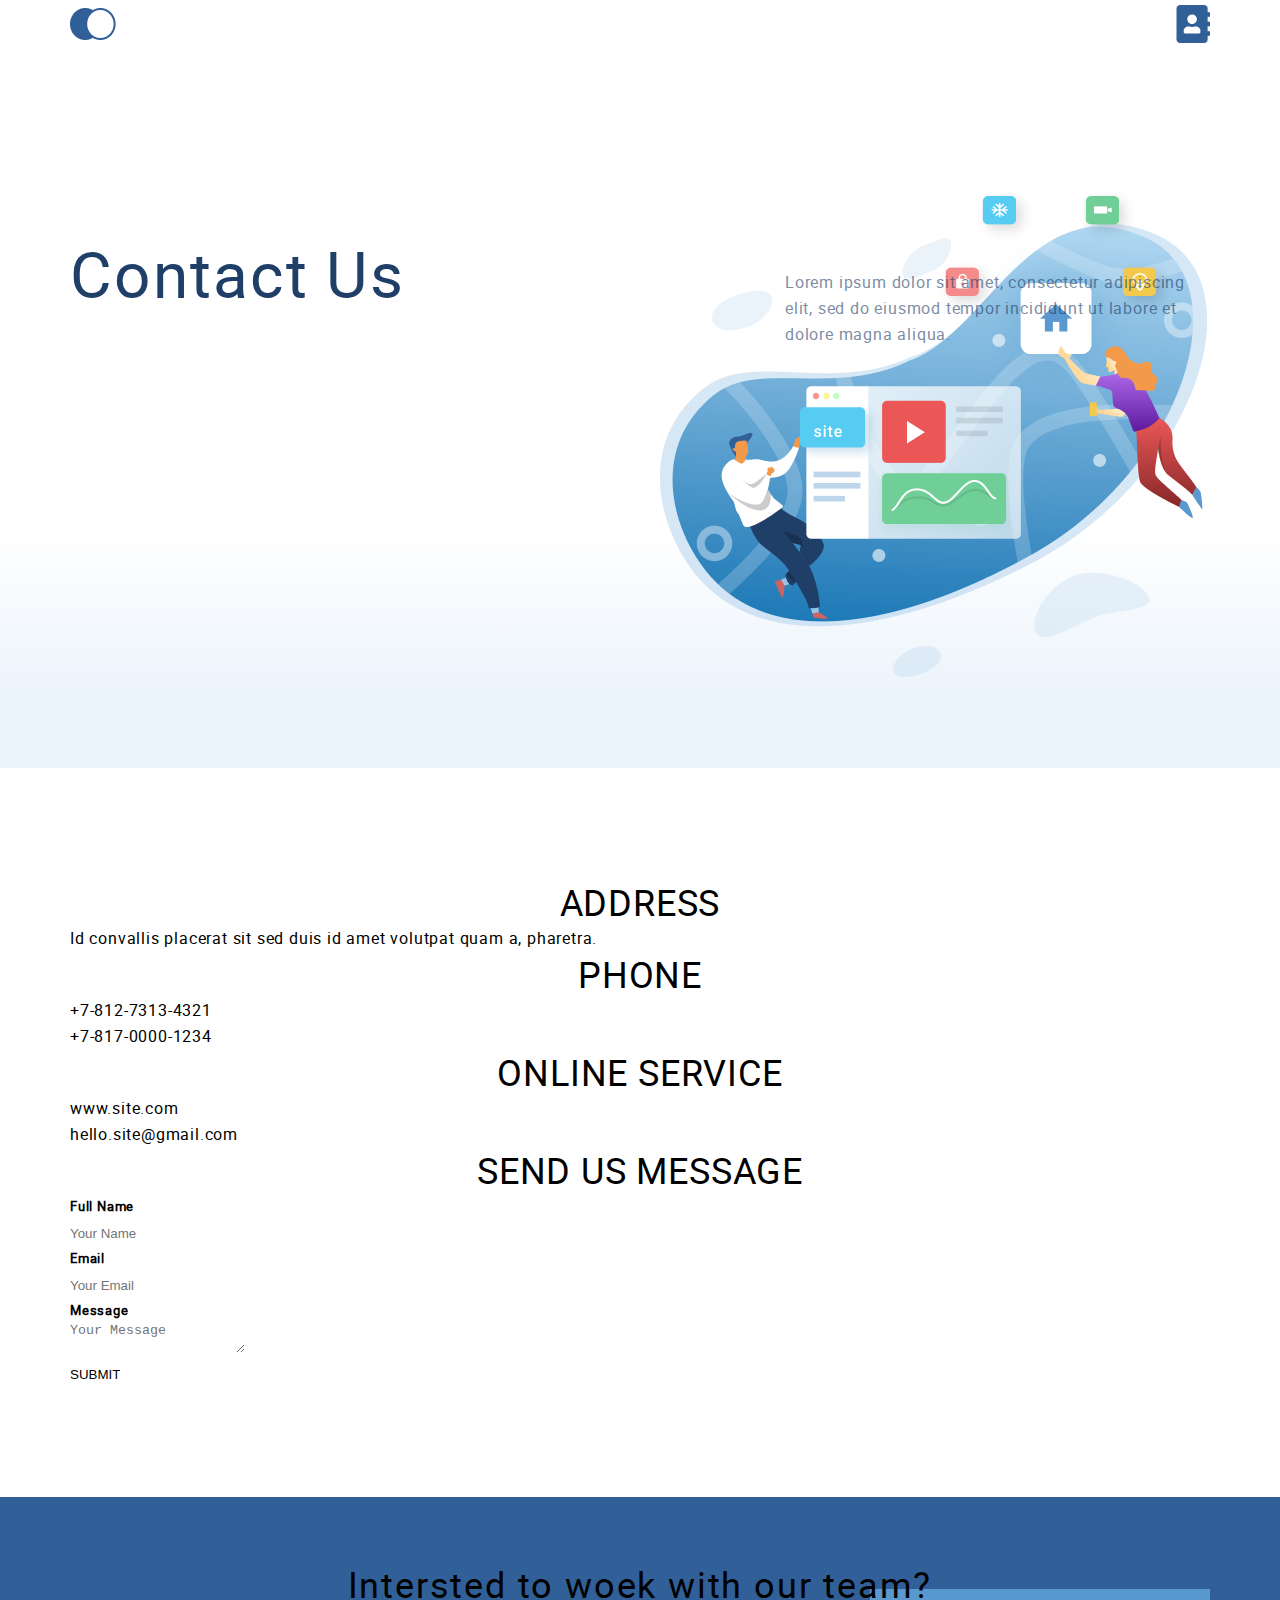
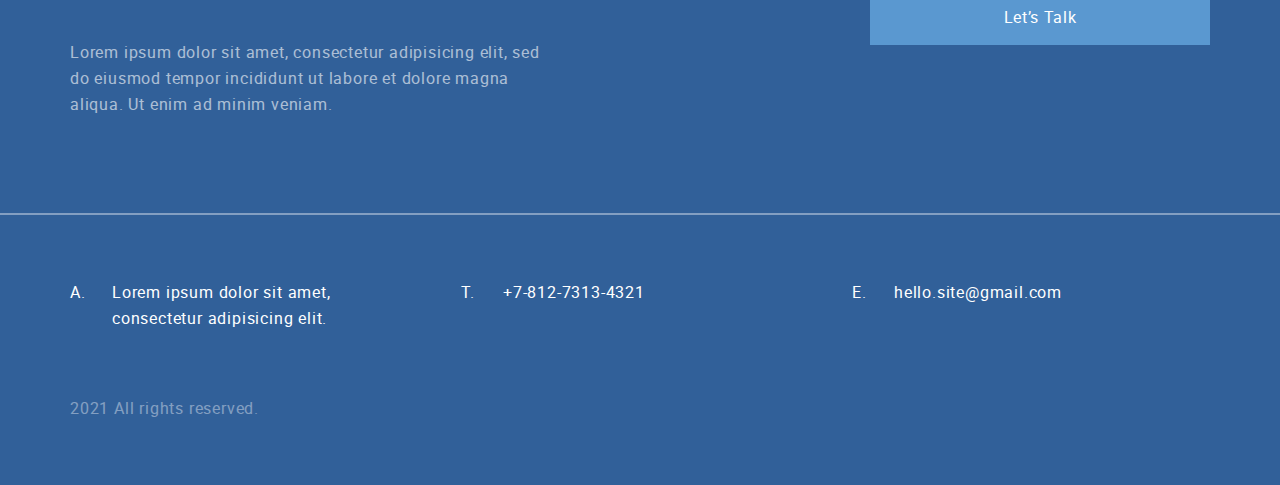
<file: Home Page/contacts.html>
<!DOCTYPE html>
<html lang="ru">

	<head>
		<meta charset="utf-8">
	
		<title>Contacts page</title>
		
		<link rel="stylesheet" href ="css/style.css">
	
	</head>

	<body>
			<header>
		<div class="container">
			<a href="#" class="logo"></a>
			<a href="#" class="user"></a>
       
        </div>
        <div class="container">
               <h1>Contact Us</h1>
               <p>Lorem ipsum dolor sit amet, consectetur adipiscing elit, sed do eiusmod tempor incididunt ut labore et dolore magna aliqua. </p>
        </div>
    </header>
    
    <main>
        <div class="main_block">
        <section>
            <div class="container_left">
                <div class="adress">
                    <h3>ADDRESS</h3>
                    <p>Id convallis placerat sit sed duis id amet volutpat quam a, pharetra.</p>
                </div>
                <div class="phone">
                    <h3>PHONE</h3>
                    <p>+7-812-7313-4321</p>
                    <p>+7-817-0000-1234</p>
                </div>
                <div class="service">
                    <h3>ONLINE SERVICE</h3>
                    <p>www.site.com</p>
                    <p>hello.site@gmail.com</p>
                </div>
            </div>
        </section>
        
        <section>
            <div class="container_right">
                <form action="#" method="get">
                    <h3>SEND US MESSAGE</h3>
                    <h5>Full Name</h5>
                    <input type="text" name="Full name" placeholder="Your Name">
                    <h5>Email</h5>
                    <input type="email" name="Email" placeholder="Your Email">
                    <h5>Message</h5>
                    <textarea name="Your Message" placeholder="Your Message"></textarea><br>
                    <input type="submit" value="SUBMIT">
                </form>
            </div>
        </section>
        </div>
        <section>
            <div class="maps"></div>
        </section>

    </main>
    
    <footer>
        <section>
            <div class="container">
                <h2>Intersted to woek with our team?</h2>
                <p>Lorem ipsum dolor sit amet, consectetur adipisicing elit, sed do eiusmod tempor incididunt ut labore et dolore magna aliqua. Ut enim ad minim veniam.</p>
                <button type="button">Let’s Talk</button>
            </div>
        </section>
        
        <section>
            <div class="container">
                <ol>
                    <li>Lorem ipsum dolor sit amet, <br>consectetur adipisicing elit.</li>
                    <li>+7-812-7313-4321</li>
                    <li>hello.site@gmail.com</li>
                </ol>
                <p class="copy">2021 All rights reserved.</p>
            </div>
        </section>
    </footer>
	</body>
</html>
</file>
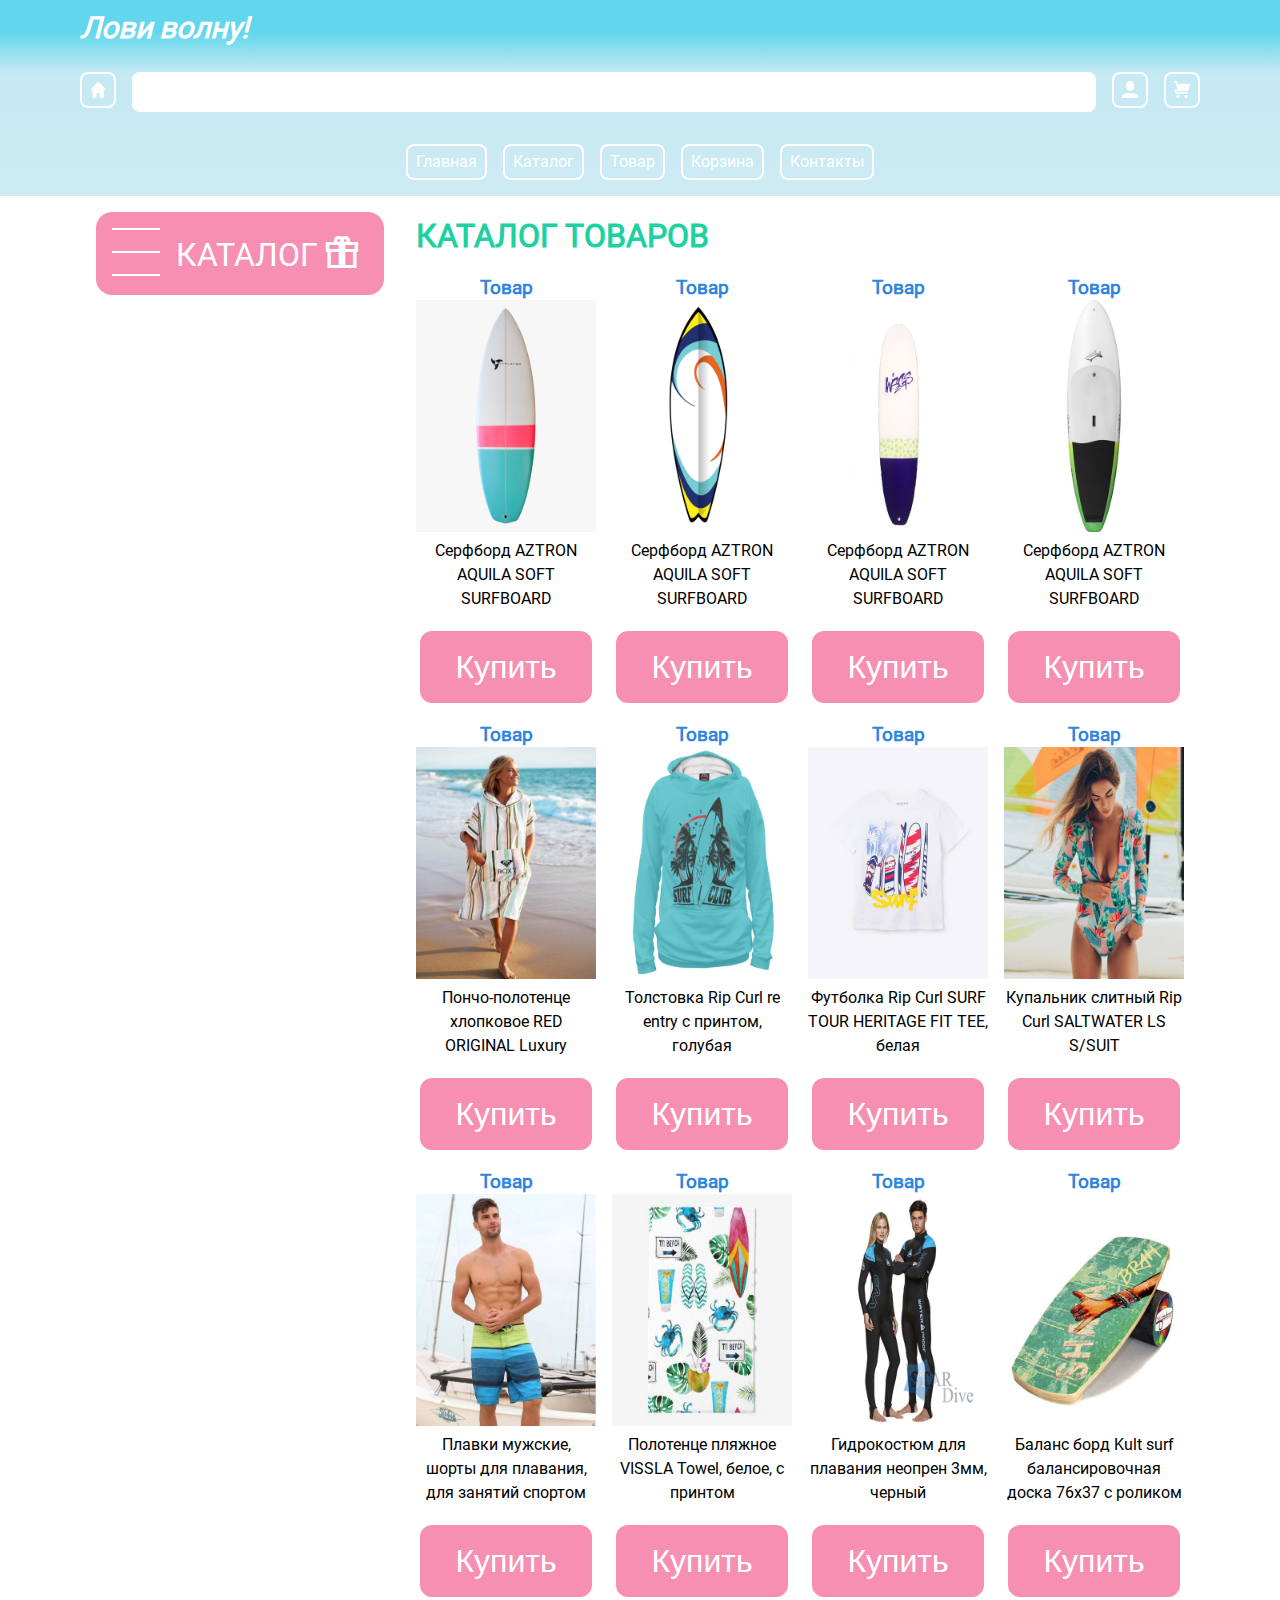
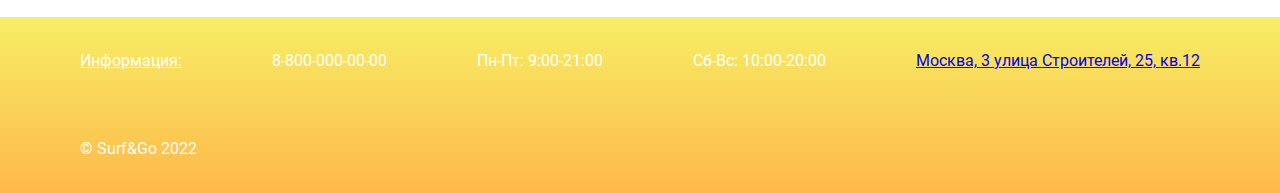
<file: диплом/catalog.html>
<!DOCTYPE html>
<html lang="ru">
	<head>
		<meta charset="utf-8">
		
		<meta name="viewport" content="width=device-width, initial-scale=1.0">
		
		<title>Surf</title>
		
		<link rel="stylesheet" href="css/style.css">
		
		<script src="js/jquery-3.6.0.min.js"></script>
		
		<script src="js/scripts.js"></script>
		
		<script src="js/main.js"></script>
		
	</head>
	
	<body>
		<header>
			<section>
				<p class="container">Лови волну!</p>
			</section>
			
			<section class="mainhead">
				<div class="container">
					<a href="index.html" class="icon logo"></a>
					<div class="searschform"></div>
					<a href="#" class="icon login"></a>
					<a href="order.html" class="icon order"></a>
				</div>
			</section>
			
			<section>
				<nav class="topmenu container">
					<a href="index.html">Главная</a>
					<a href="catalog.html" class="current">Каталог</a>
					<a href="product.html">Товар</a>
					<a href="order.html">Корзина</a>
					<a href="contacts.html">Контакты</a>
				</nav>
			</section>
		</header>
		<main>
			<section class="catalog">
			<div class="container">
				<aside class="catmenu">
					<div class="opener">КАТАЛОГ <span class="icon cat"></span></div>
					<nav class="accordeon">
						<ul>
							<li class="sub">
								<a href="catalog.html">Доски</a>
								<ul>
									<li><a href="product.html">Доска "Облако"</a></li>
									<li><a href="#">Доска "Волна"</a></li>
									<li><a href="#">Доска "Комикс"</a></li>
									<li><a href="#">Доска "От рассвета до заката"</a></li>
									<li>
										<a href="#">Аксессуары для досок</a>
										<ul>
											<li><a href="#">Сумка </a></li>
											<li><a href="#">Парафин</a></li>
											<li><a href="#">Чехол</a></li>
										</ul>
									</li>
								</ul>
							</li>
							<li class="sub">
								<a href="#">Одежда</a>
								<ul>
									<li><a href="#">Пончо</a></li>
									<li><a href="#">Худи</a></li>
									<li><a href="#">Футболка</a></li>
								</ul>
							</li>
							<li>
								<a href="#">Купальник с SPF</a>
							</li>
							<li>
								<a href="#">Бордшорты</a>
							</li>
							<li class="sub">
								<a href="#">Полотенца</a>
								<ul>
									<li><a href="#">Полотенце "Beach"</a></li>
									<li><a href="#">Полотенце "Hippi"</a></li>
									<li><a href="#">Полотенце "Surf"</a></li>
								</ul>
							</li>
							<li class="sub">
								<a href="#">Гидрокостюм</a>
								<ul>
									<li><a href="#">Гидрокостюм</a></li>
									<li><a href="#">Гидрокостюм укороченный</a></li>
								</ul>
							</li>
							<li class="sub">
								<a href="#">Балансборд</a>
								<ul>
									<li><a href="#">Балансборд "Труба"</a></li>
									<li><a href="#">Балансборд "360"</a></li>
								</ul>
							</li>
						</ul>
					</nav>
				</aside>
				
				<article>
					<h1>Каталог товаров</h1>
					
					<div class="item-desk">
						<div class="item" data-href="product.html">
							<h3>Товар</h3>
							<img src="img/product1.png" alt="картинка товара">
							<p class="prod">Серфборд AZTRON AQUILA SOFT SURFBOARD</p>
							<button type="button">Купить</button>
						</div>
						
						<div class="item">
							<h3>Товар</h3>
							<img src="img/product2.png" alt="картинка товара">
							<p class="prod">Серфборд AZTRON AQUILA SOFT SURFBOARD</p>
							<button type="button">Купить</button>
						</div>
						
						<div class="item">
							<h3>Товар</h3>
							<img src="img/product3.jpg" alt="картинка товара">
							<p class="prod">Серфборд AZTRON AQUILA SOFT SURFBOARD</p>
							<button type="button">Купить</button>
							</div>
						
						<div class="item">
							<h3>Товар</h3>
							<img src="img/product4.jpg" alt="картинка товара">
							<p class="prod">Серфборд AZTRON AQUILA SOFT SURFBOARD</p>
							<button type="button">Купить</button>
						</div>
						
						<div class="item">
							<h3>Товар</h3>
							<img src="img/poncho.jpg" alt="картинка товара">
							<p class="prod">Пончо-полотенце хлопковое RED ORIGINAL Luxury</p>
							<button type="button">Купить</button>
						</div>
						
						<div class="item">
							<h3>Товар</h3>
							<img src="img/xudi.jpg" alt="картинка товара">
							<p class="prod">Толстовка Rip Curl re entry с принтом, голубая</p>
							<button type="button">Купить</button>
						</div>
						
						<div class="item">
							<h3>Товар</h3>
							<img src="img/futb.jpg" alt="картинка товара">
							<p class="prod">Футболка Rip Curl SURF TOUR HERITAGE FIT TEE, белая</p>
							<button type="button">Купить</button>
						</div>
						
						<div class="item">
							<h3>Товар</h3>
							<img src="img/kup3.jpg" alt="картинка товара">
							<p class="prod">Купальник слитный Rip Curl SALTWATER LS S/SUIT</p>
							<button type="button">Купить</button>
						</div>
						
						<div class="item">
							<h3>Товар</h3>
							<img src="img/shorts.jpg" alt="картинка товара">
							<p class="prod">Плавки мужские, шорты для плавания, для занятий спортом</p>
							<button type="button">Купить</button>
						</div>
						
						<div class="item">
							<h3>Товар</h3>
							<img src="img/p_beach.jpg" alt="картинка товара">
							<p class="prod">Полотенце пляжное VISSLA Towel, белое, с принтом</p>
							<button type="button">Купить</button>
						</div>
						
						<div class="item">
							<h3>Товар</h3>
							<img src="img/gidro1.jpg" alt="картинка товара">
							<p class="prod">Гидрокостюм для плавания неопрен 3мм, черный</p>
							<button type="button">Купить</button>
						</div>
						
						<div class="item">
							<h3>Товар</h3>
							<img src="img/balans.jpg" alt="картинка товара">
							<p class="prod">Баланс борд Kult surf балансировочная доска 76х37 с роликом</p>
							<button type="button">Купить</button>
						</div>
					</div>
				</article>
			</div>
			</section>
		</main>
		<footer>
						<section>
				<div class="container">
					<nav class="footermenu">
						<!--
						<ul>
							<li class="big">HEADER</li>
							<li>point</li>
							<li>point</li>
							<li>point</li>
							<li>point</li>
						</ul>
						<ul>
							<li class="big">HEADER</li>
							<li>point</li>
							<li>point</li>
							<li>point</li>
							<li>point</li>
						</ul>
						<ul>
							<li class="big">HEADER</li>
							<li>point</li>
							<li>point</li>
							<li>point</li>
							<li>point</li>
						</ul>
						<ul> 
						-->
							<li class="big">Информация:</li>
							<li>8-800-000-00-00</li>
							<li>Пн-Пт: 9:00-21:00</li>
							<li>Сб-Вс: 10:00-20:00</li>
							<a href="contacts.html">Москва, 3 улица Строителей, 25, кв.12</a>
						</ul>
					</nav>
				</div>
			</section>
			<section>
				<div class="container">
					<p class="copy">&copy; Surf&Go 2022</p>
				</div>
		</footer>
	</body>
</html>
</file>
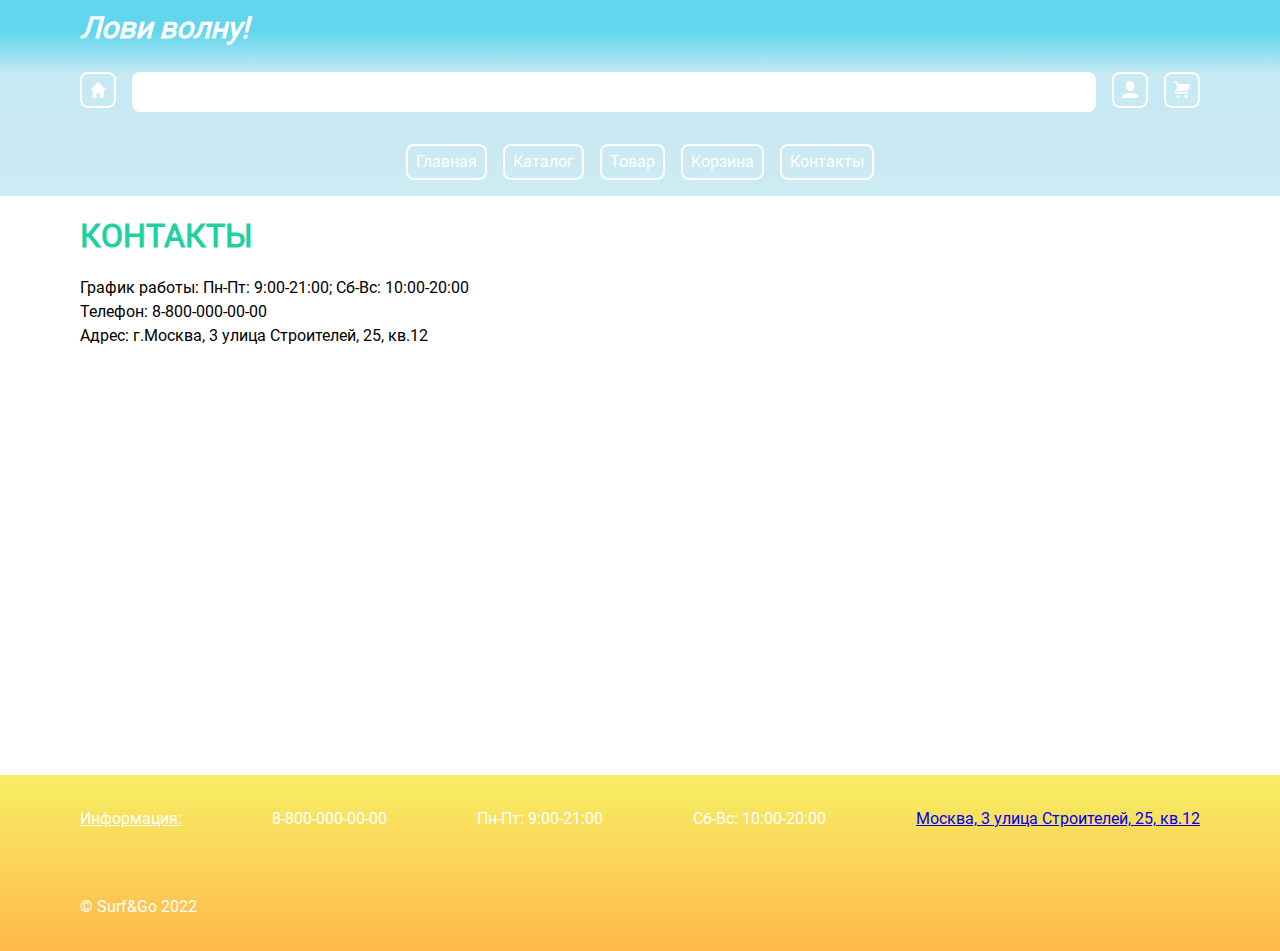
<file: диплом/contacts.html>
<!DOCTYPE html>
<html lang="ru">

	<head>
		<meta charset="utf-8">
		
		<meta name="viewport" content="width=device-width, initial-scale=1.0">
		
		<title>Surf</title>
		
		<link rel="stylesheet" href="css/style.css">
		
		<script src="js/jquery-3.6.0.min.js"></script>
		
		<script src="js/scripts.js"></script>
		
		<script src="js/main.js"></script>
		
	</head>
	
	<body>
		<header>
			<section>
				<p class="container">Лови волну!</p>
			</section>
			
			<section class="mainhead">
				<div class="container">
					<a href="index.html" class="icon logo"></a>
					<div class="searschform"></div>
					<a href="#" class="icon login"></a>
					<a href="order.html" class="icon order"></a>
				</div>
			</section>
			
			<section>
				<nav class="topmenu container">
					<a href="index.html">Главная</a>
					<a href="catalog.html">Каталог</a>
					<a href="product.html">Товар</a>
					<a href="order.html">Корзина</a>
					<a href="contacts.html" class="current">Контакты</a>
				</nav>
			</section>
		</header>
		<main>
		<div class="container">
				<h1>Контакты</h1>
			
			<div class="contacts">
				График работы: Пн-Пт: 9:00-21:00; Сб-Вс: 10:00-20:00 <br>
				Телефон: 8-800-000-00-00<br>
				Адрес: г.Москва, 3 улица Строителей, 25, кв.12<br>
				
			</div>
			<br>
			<br>
			<section class="yandexmap">
				<div class="">
					<iframe src="https://yandex.ru/map-widget/v1/?um=constructor%3Ae9431e771fe1ac39dcb4ba9bd2a8c00858c572595f3161f6334ba5dd9b3991e3&amp;source=constructor" width="100%" height="356" frameborder="0"></iframe>
				</div>
			</section>
			
		</main>
		<footer>
						<section>
				<div class="container">
					<nav class="footermenu">
						<!--
						<ul>
							<li class="big">HEADER</li>
							<li>point</li>
							<li>point</li>
							<li>point</li>
							<li>point</li>
						</ul>
						<ul>
							<li class="big">HEADER</li>
							<li>point</li>
							<li>point</li>
							<li>point</li>
							<li>point</li>
						</ul>
						<ul>
							<li class="big">HEADER</li>
							<li>point</li>
							<li>point</li>
							<li>point</li>
							<li>point</li>
						</ul>
						<ul> 
						-->
							<li class="big">Информация:</li>
							<li>8-800-000-00-00</li>
							<li>Пн-Пт: 9:00-21:00</li>
							<li>Сб-Вс: 10:00-20:00</li>
							<a href="contacts.html">Москва, 3 улица Строителей, 25, кв.12</a>
						</ul>
					</nav>
				</div>
			</section>
			<section>
				<div class="container">
					<p class="copy">&copy; Surf&Go 2022</p>
				</div>
		</footer>
	</body>
</html>
</file>
<file: css/style.css>
/* fonts */
@font-face {
    font-family: 'robotolight';
    src: url('../fonts/roboto-light-webfont.woff2') format('woff2');
    font-weight: 300;
    font-style: normal;
}
@font-face {
    font-family: 'robotoregular';
    src: url('../fonts/roboto-regular-webfont.woff2') format('woff2');
    font-weight: 400;
    font-style: normal;
}
@font-face {
    font-family: 'robotomedium';
    src: url('../fonts/roboto-medium-webfont.woff2') format('woff2');
    font-weight: 500;
    font-style: normal;
}

/* global reset */
	html, body, body div, span, label, h1, h2, h3, h4, h5, h6, p, a, em, font, img, s, small, 
		strike, strong, sub, b, u, i, dl, dt, dd, ol, ul, li, button, from, fieldset,
		article, aside, footer, header, nav, section, input, textarea {
			margin: 0;
			padding: 0;
			border: none;
			outline: none;
			background: none;
			list-style: none;
	}

/* font adjusting hack */
	html * {
		max-height: 1000000px;
	}
/* common */
	html {
		height: 100%;
	}
	body {
		font: normal 400 16px / 26px 'robotoregular', Arial, Helvetica, sans-serif;
		letter-spacing: 0.05em;
		height: 100%;
		display: flex;
		flex-direction: column;
	}
	main {
		flex: 1 0 auto;
	}
	.container {
		width: 1140px;
		margin: 0 auto;
	}
	h3 {
		font-size: 36px;
		font-weight: 300;
		line-height: 46px;
		text-align: center;
	}
	/* header */
	header {
		height: 768px;
		top: 34px;
		left: 0;
		box-sizing: border-box;
		width: 100%;
		flex: none;
		background: linear-gradient(0deg, #EBF3FB 0%, #EBF3FB 8.84%, rgba(152, 195, 232, 0) 31.12%);
	}
	header .container {
		height: 48px;
		display: flex;
		justify-content: space-between;
	}
	header h1 {
		font-style: normal;
		font-weight: 300;
		font-size: 64px;
		line-height: 74px;
		letter-spacing: 0.03em;
		color: #1F3F68;
	}
	header .container:last-child {
		padding-top: 189px;
		box-sizing: border-box;
		height: 100%;
		background-image: url(../img/illustration.png);
		background-repeat: no-repeat;
		background-position: right; 
	}
	header .container:last-child div {
		width: 510px;
	}
	header .container p {
		color: #1F3F68;
		opacity: 0.6;
		padding-top: 32px;
		width: 425px;
	}
	header .button{
		padding-top: 71px;
	}
	.button a{
		display: flex;
		align-items: center;
		justify-content: center;
		width: 220px;
		height: 56px;
		background: #5A98D0;
		box-shadow: 5px 10px 20px rgba(53, 110, 173, 0.2);
		border-radius: 10px;
		line-height: 26px;
		letter-spacing: 0.04em;
		color: #FFFFFF;
		text-decoration: none;
	}
	header a {
		left: 114px;
		top: 522px;
		display: block;
		height: 48px;
		background-position: center center;
		background-repeat: no-repeat;
	}
	.logo {
		width: 46px;
		background-image: url('../img/logo.png');
	}
	.user {
		width: 34px;
		background-image: url('../img/user.png');
	}
	main {
		flex: 1 0 auto;
		width: 1140px;
		margin: 111px auto;
	}
	
	/* main*/
	
	
	block p {
		color: #1F3F68;
		position: absolute;
		width: 268.31px;
		height: 94.2px;
		left: 145px;
		top: 1222px;
		opacity: 0.6;
		letter-spacing: 0.05em;
	}
	h2 {
		padding: 0;
		flex: none;
		font-weight: 300;
		font-size: 36px;
		line-height: 46px;
		letter-spacing: 0.05em;
		color: #000000;
		text-align: center;
	}
	.container_two {
		height: max-content;
		display: flex;
		flex-flow: row wrap;
		justify-content: space-between;
		margin-top: 64px;
	}
	block h3 {
		font-weight: 400;
		font-size: 16px;
		line-height: 26px; 
		letter-spacing: 0.05em;
		color: #1F3F68;
		text-align: left;
	}
	.block_pct_one h3 {
		font-weight: 400;
		font-size: 20px;
		line-height: 30px; 
		letter-spacing: 0.05em;
		color: #1F3F68;
		text-align: left;
	}
	.block_pct_one a {
		font-size: 14px;
		line-height: 30px;
		letter-spacing: 0.05em;
		color: #5A98D0;
		text-decoration: none;
		background-image: url(../img/str.png);
		background-position: 100px center;
		background-repeat: no-repeat;
	}
	.block_pct_one {
		width: 359px;
		height: 480px;
		box-shadow: 5px 20px 50px rgba(16, 112, 177, 0.2);
		padding: 44px 32px;
		box-sizing: border-box;
		display: flex;
		flex-direction: column;
		justify-content: flex-end;
		background-position: center top;
		background-repeat: no-repeat;
		background-origin: content-box;
		border-radius: 10px;
	}
	.pct_one {
		border: 1px solid transparent;
		border-radius: 10px;
		grid-column: 1/2;
		grid-row: 4;
		width: 100%;
		height: 417px;
		font-size: 28px;
		line-height: 46px;
		letter-spacing: 0.05em;
		color: #FFFFFF;
		padding: 32px;
		box-sizing: border-box;
	}
	
	.block_pct_two h3 {
		font-weight: 400;
		font-size: 20px;
		line-height: 30px; 
		letter-spacing: 0.05em;
		color: #1F3F68;
		text-align: left;
	}
	.block_pct_two a {
		font-size: 14px;
		line-height: 30px;
		letter-spacing: 0.05em;
		color: #5A98D0;
		text-decoration: none;
		background-image: url(../img/str.png);
		background-position: 100px center;
		background-repeat: no-repeat;
	}
	.block_pct_two {
		width: 359px;
		height: 480px;
		box-shadow: 5px 20px 50px rgba(16, 112, 177, 0.2);
		padding: 44px 32px;
		box-sizing: border-box;
		display: flex;
		flex-direction: column;
		justify-content: flex-end;
		background-position: center top;
		background-repeat: no-repeat;
		background-origin: content-box;
		border-radius: 10px;
	}
	.pct_two {
		grid-column: 1/3;
		grid-row: 3;
		width: 100%;
		height: 480px;
		border: 1px solid transparent;
		border-radius: 10px;
		padding: 64px;
		font-size: 32px;
		line-height: 46px;
		text-align: right;
		letter-spacing: 0.05em;
		box-sizing: border-box;
		color: #FFFFFF;
	}
	.block_pct_three h3 {
		font-weight: 400;
		font-size: 20px;
		line-height: 30px; 
		letter-spacing: 0.05em;
		color: #1F3F68;
		text-align: left;
	}
	.block_pct_three a {
		font-size: 14px;
		line-height: 30px;
		letter-spacing: 0.05em;
		color: #5A98D0;
		text-decoration: none;
		background-image: url(../img/str.png);
		background-position: 100px center;
		background-repeat: no-repeat;
	}
	.block_pct_three {
		width: 359px;
		height: 480px;
		box-shadow: 5px 20px 50px rgba(16, 112, 177, 0.2);
		padding: 44px 32px;
		box-sizing: border-box;
		display: flex;
		flex-direction: column;
		justify-content: flex-end;
		background-position: center top;
		background-repeat: no-repeat;
		background-origin: content-box;
		border-radius: 10px;
	}
	.pct_three {
		border: 1px solid transparent;
		border-radius: 10px;
		grid-column: 2/3;
		grid-row: 4;
		width: 100%;
		height: 417px;
		font-size: 28px;
		line-height: 46px;
		letter-spacing: 0.05em;
		color: #FFFFFF;
		padding: 32px;
		box-sizing: border-box;
	}
	.container_three {
		height: max-content;
		width: 1140px;
		display: grid;
		margin: 32px auto 0;
		grid-template-rows: max-content max-content 480px 417px;
		grid-template-columns: repeat(2, 1fr);
		gap: 32px;
		justify-items: center;
	}
	.container_three h2 {
		padding-top: 32px;
		grid-column: 1/3;
		font-style: normal;
		font-weight: 300;
		font-size: 36px;
		line-height: 46px;
		letter-spacing: 0.05em;
	}
	.container_three p {
		grid-column: 1/3;
		grid-row: 2;
		width: 750px;
		margin-bottom: 32px;
		text-align: center;
	}
	.block_pct_one p {
		letter-spacing: 0.05em;
		color: #1F3F68;
		opacity: 0.6;
		padding-top: 15px;
		padding-bottom: 28px;
	}
	.block_pct_two p {
		letter-spacing: 0.05em;
		color: #1F3F68;
		opacity: 0.6;
		padding-top: 15px;
		padding-bottom: 28px;
	}
	.block_pct_three p {
		letter-spacing: 0.05em;
		color: #1F3F68;
		opacity: 0.6;
		padding-top: 15px;
		padding-bottom: 28px;
	}
	.container_three .top {
		text-align: right;
		grid-column: 1/3;
		grid-row: 3;
		width: 1140px;
		height: 480px;
		background-image: url(../img/top.png);
		border: 1px solid transparent;
		border-radius: 10px;
		padding: 64px;
		font-size: 32px;
		line-height: 46px;
		letter-spacing: 0.05em;
		box-sizing: border-box;
		color: #FFFFFF;
	}
	.container_three .left {
		grid-column: 1/2;
		width: 100%;
		height: 417px;
		font-size: 28px;
		background-image: url(../img/left.png);
		border: 1px solid transparent;
		border-radius: 10px;
		grid-row: 4;
		line-height: 46px;
		letter-spacing: 0.05em;
		color: #FFFFFF;
		padding: 32px;
		box-sizing: border-box;
	}
	.container_three .right {
		width: 100%;
		height: 417px;
		font-size: 28px;
		line-height: 46px;
		background-image: url(../img/right.png);
		border: 1px solid transparent;
		border-radius: 10px;
		grid-column: 2/3;
		grid-row: 4;
		letter-spacing: 0.05em;
		color: #FFFFFF;
		padding: 32px;
		box-sizing: border-box;
	}
	
	/* footer */
	footer {
		flex: none;
		background: #316099;
		color: #ffffff;
	}
	footer section + section {
		border-top: 2px solid rgba(255,255,255,0.4);
	}
	footer .container {
		padding: 64px 0;
	}
	footer h3 {
		margin: 27px 0;
		font-weight: 400;
		text-align: left;
		width: 336px;
	}
	footer p {
		margin: 32px 0;
		opacity: 0.6;
		width: 480px;
	}
	footer ol {
		display: flex;
		justify-content: space-between;
		margin: 0;
	}
	footer li {
		flex: 0 0 316px;
		padding-left: 42px;
		position: relative;
	}
	footer li::before {
		display: block;
		position: absolute;
		left: 0;
		top: 0;
		content: 'T.';
	}
	footer li:first-child::before {
		content: 'A.';
	}
	footer li:last-child::before {
		content: 'E.';
	}
	footer button {
		float: right;
		margin-top: -160px;
		width: 340px;
		height: 56px;
		color: #fff;
		background: #5a98d0;
		font: normal 400 16px / 26px 'robotoregular', Arial, Helvetica, sans-serif;
		letter-spacing: 0.04em;
	}
	.copy {
		margin: 64px 0 0;
		opacity: 0.4;
	}
</file>
<file: css/style_tablet.css>
@media screen and (max-width: 1200px) {
	.container {
		width: 704px;
	}
	header {
		top: 47px;
	}
	footer .container {
		padding: 64px 92px;
		box-sizing: border-box;
	}
	footer h3 {
		margin: -16px 0 32px;
	}
	footer p {
		width: 336px;
		margin: 0;
	}
	footer button {
		margin-top: -115px;
		width: 134px;
		height: 32px;
	}
	/*
	footer ol {
		flex-direction: column;
		height: 130px;
	}
	
	footer li {
		flex-basis: 26px;
	}
	*/
	footer ol {
		display: block;
	}
	footer li {
		padding-left: 59px;
	}
	footer li + li {
		margin-top: 26px;
	}
	footer li br{
		display: none;
	}
	
	
	
}
</file>
<file: css/style_mobile.css>
@media screen and (max-width: 760px) {
	body {
		min-width: 320px;
	}
	.container {
		width: auto;
		min-width: 288px;
		margin: 0 16px;
	}
	h3 {
		font-size: 24px;
		line-height: 28px;
	}
	footer .container {
		padding: 32px 0px;
		box-sizing: border-box;
		text-align: center;
	}
	footer h3 {
		margin: -14px 0 32px;
		width: 100%;
		text-align: center;
	}
	footer p {
		width: 100%;
	}
	footer button {
		float: none;
		width: 108px;
		height: 31px;
		margin: 40px auto 8px;
	}
	footer li {
		padding-left: 39px;
	}
	footer li+li {
		margin-top: 18px;
	}
	
	
	footer li br {
		display: inline;
	}
		.copy {
		margin-top: 32px;
	}
}
</file>
<file: Home Page/css/style.css>
/* fonts */
@font-face {
    font-family: 'robotolight';
    src: url('../fonts/roboto-light-webfont.woff2') format('woff2');
    font-weight: 300;
    font-style: normal;
}
@font-face {
    font-family: 'robotoregular';
    src: url('../fonts/roboto-regular-webfont.woff2') format('woff2');
    font-weight: 400;
    font-style: normal;
}
@font-face {
    font-family: 'robotomedium';
    src: url('../fonts/roboto-medium-webfont.woff2') format('woff2');
    font-weight: 500;
    font-style: normal;
}

/* global reset */
	html, body, body div, span, label, h1, h2, h3, h4, h5, h6, p, a, em, font, img, s, small, 
		strike, strong, sub, b, u, i, dl, dt, dd, ol, ul, li, button, from, fieldset,
		article, aside, footer, header, nav, section, input, textarea {
			margin: 0;
			padding: 0;
			border: none;
			outline: none;
			background: none;
			list-style: none;
	}

/* font adjusting hack */
	html * {
		max-height: 1000000px;
	}
/* common */
	html {
		height: 100%;
	}
	body {
		font: normal 400 16px / 26px 'robotoregular', Arial, Helvetica, sans-serif;
		letter-spacing: 0.05em;
		height: 100%;
		display: flex;
		flex-direction: column;
	}
	main {
		flex: 1 0 auto;
	}
	.container {
		width: 1140px;
		margin: 0 auto;
	}
	h3 {
		font-size: 36px;
		font-weight: 300;
		line-height: 46px;
		text-align: center;
	}
	/* header */
	header {
		height: 768px;
		top: 34px;
		left: 0;
		box-sizing: border-box;
		width: 100%;
		flex: none;
		background: linear-gradient(0deg, #EBF3FB 0%, #EBF3FB 8.84%, rgba(152, 195, 232, 0) 31.12%);
	}
	header .container {
		height: 48px;
		display: flex;
		justify-content: space-between;
	}
	header h1 {
		font-style: normal;
		font-weight: 300;
		font-size: 64px;
		line-height: 74px;
		letter-spacing: 0.03em;
		color: #1F3F68;
	}
	header .container:last-child {
		padding-top: 189px;
		box-sizing: border-box;
		height: 100%;
		background-image: url(../img/illustration.png);
		background-repeat: no-repeat;
		background-position: right; 
	}
	header .container:last-child div {
		width: 510px;
	}
	header .container p {
		color: #1F3F68;
		opacity: 0.6;
		padding-top: 32px;
		width: 425px;
	}
	header .button{
		padding-top: 71px;
	}
	.button a{
		display: flex;
		align-items: center;
		justify-content: center;
		width: 220px;
		height: 56px;
		background: #5A98D0;
		box-shadow: 5px 10px 20px rgba(53, 110, 173, 0.2);
		border-radius: 10px;
		line-height: 26px;
		letter-spacing: 0.04em;
		color: #FFFFFF;
		text-decoration: none;
	}
	header a {
		left: 114px;
		top: 522px;
		display: block;
		height: 48px;
		background-position: center center;
		background-repeat: no-repeat;
	}
	.logo {
		width: 46px;
		background-image: url('../img/logo.png');
	}
	.user {
		width: 34px;
		background-image: url('../img/user.png');
	}
	main {
		flex: 1 0 auto;
		width: 1140px;
		margin: 111px auto;
	}
	
	/* main*/
	
	
	block p {
		color: #1F3F68;
		position: absolute;
		width: 268.31px;
		height: 94.2px;
		left: 145px;
		top: 1222px;
		opacity: 0.6;
		letter-spacing: 0.05em;
	}
	h2 {
		padding: 0;
		flex: none;
		font-weight: 300;
		font-size: 36px;
		line-height: 46px;
		letter-spacing: 0.05em;
		color: #000000;
		text-align: center;
	}
	.container_two {
		height: max-content;
		display: flex;
		flex-flow: row wrap;
		justify-content: space-between;
		margin-top: 64px;
	}
	block h3 {
		font-weight: 400;
		font-size: 16px;
		line-height: 26px; 
		letter-spacing: 0.05em;
		color: #1F3F68;
		text-align: left;
	}
	.block_pct_one h3 {
		font-weight: 400;
		font-size: 20px;
		line-height: 30px; 
		letter-spacing: 0.05em;
		color: #1F3F68;
		text-align: left;
	}
	.block_pct_one a {
		font-size: 14px;
		line-height: 30px;
		letter-spacing: 0.05em;
		color: #5A98D0;
		text-decoration: none;
		background-image: url(../img/str.png);
		background-position: 100px center;
		background-repeat: no-repeat;
	}
	.block_pct_one {
		width: 359px;
		height: 480px;
		box-shadow: 5px 20px 50px rgba(16, 112, 177, 0.2);
		padding: 44px 32px;
		box-sizing: border-box;
		display: flex;
		flex-direction: column;
		justify-content: flex-end;
		background-position: center top;
		background-repeat: no-repeat;
		background-origin: content-box;
		border-radius: 10px;
	}
	.pct_one {
		border: 1px solid transparent;
		border-radius: 10px;
		grid-column: 1/2;
		grid-row: 4;
		width: 100%;
		height: 417px;
		font-size: 28px;
		line-height: 46px;
		letter-spacing: 0.05em;
		color: #FFFFFF;
		padding: 32px;
		box-sizing: border-box;
	}
	
	.block_pct_two h3 {
		font-weight: 400;
		font-size: 20px;
		line-height: 30px; 
		letter-spacing: 0.05em;
		color: #1F3F68;
		text-align: left;
	}
	.block_pct_two a {
		font-size: 14px;
		line-height: 30px;
		letter-spacing: 0.05em;
		color: #5A98D0;
		text-decoration: none;
		background-image: url(../img/str.png);
		background-position: 100px center;
		background-repeat: no-repeat;
	}
	.block_pct_two {
		width: 359px;
		height: 480px;
		box-shadow: 5px 20px 50px rgba(16, 112, 177, 0.2);
		padding: 44px 32px;
		box-sizing: border-box;
		display: flex;
		flex-direction: column;
		justify-content: flex-end;
		background-position: center top;
		background-repeat: no-repeat;
		background-origin: content-box;
		border-radius: 10px;
	}
	.pct_two {
		grid-column: 1/3;
		grid-row: 3;
		width: 100%;
		height: 480px;
		border: 1px solid transparent;
		border-radius: 10px;
		padding: 64px;
		font-size: 32px;
		line-height: 46px;
		text-align: right;
		letter-spacing: 0.05em;
		box-sizing: border-box;
		color: #FFFFFF;
	}
	.block_pct_three h3 {
		font-weight: 400;
		font-size: 20px;
		line-height: 30px; 
		letter-spacing: 0.05em;
		color: #1F3F68;
		text-align: left;
	}
	.block_pct_three a {
		font-size: 14px;
		line-height: 30px;
		letter-spacing: 0.05em;
		color: #5A98D0;
		text-decoration: none;
		background-image: url(../img/str.png);
		background-position: 100px center;
		background-repeat: no-repeat;
	}
	.block_pct_three {
		width: 359px;
		height: 480px;
		box-shadow: 5px 20px 50px rgba(16, 112, 177, 0.2);
		padding: 44px 32px;
		box-sizing: border-box;
		display: flex;
		flex-direction: column;
		justify-content: flex-end;
		background-position: center top;
		background-repeat: no-repeat;
		background-origin: content-box;
		border-radius: 10px;
	}
	.pct_three {
		border: 1px solid transparent;
		border-radius: 10px;
		grid-column: 2/3;
		grid-row: 4;
		width: 100%;
		height: 417px;
		font-size: 28px;
		line-height: 46px;
		letter-spacing: 0.05em;
		color: #FFFFFF;
		padding: 32px;
		box-sizing: border-box;
	}
	.container_three {
		height: max-content;
		width: 1140px;
		display: grid;
		margin: 32px auto 0;
		grid-template-rows: max-content max-content 480px 417px;
		grid-template-columns: repeat(2, 1fr);
		gap: 32px;
		justify-items: center;
	}
	.container_three h2 {
		padding-top: 32px;
		grid-column: 1/3;
		font-style: normal;
		font-weight: 300;
		font-size: 36px;
		line-height: 46px;
		letter-spacing: 0.05em;
	}
	.container_three p {
		grid-column: 1/3;
		grid-row: 2;
		width: 750px;
		margin-bottom: 32px;
		text-align: center;
	}
	.block_pct_one p {
		letter-spacing: 0.05em;
		color: #1F3F68;
		opacity: 0.6;
		padding-top: 15px;
		padding-bottom: 28px;
	}
	.block_pct_two p {
		letter-spacing: 0.05em;
		color: #1F3F68;
		opacity: 0.6;
		padding-top: 15px;
		padding-bottom: 28px;
	}
	.block_pct_three p {
		letter-spacing: 0.05em;
		color: #1F3F68;
		opacity: 0.6;
		padding-top: 15px;
		padding-bottom: 28px;
	}
	.container_three .top {
		text-align: right;
		grid-column: 1/3;
		grid-row: 3;
		width: 1140px;
		height: 480px;
		background-image: url(../img/top.png);
		border: 1px solid transparent;
		border-radius: 10px;
		padding: 64px;
		font-size: 32px;
		line-height: 46px;
		letter-spacing: 0.05em;
		box-sizing: border-box;
		color: #FFFFFF;
	}
	.container_three .left {
		grid-column: 1/2;
		width: 100%;
		height: 417px;
		font-size: 28px;
		background-image: url(../img/left.png);
		border: 1px solid transparent;
		border-radius: 10px;
		grid-row: 4;
		line-height: 46px;
		letter-spacing: 0.05em;
		color: #FFFFFF;
		padding: 32px;
		box-sizing: border-box;
	}
	.container_three .right {
		width: 100%;
		height: 417px;
		font-size: 28px;
		line-height: 46px;
		background-image: url(../img/right.png);
		border: 1px solid transparent;
		border-radius: 10px;
		grid-column: 2/3;
		grid-row: 4;
		letter-spacing: 0.05em;
		color: #FFFFFF;
		padding: 32px;
		box-sizing: border-box;
	}
	
	/* footer */
	footer {
		flex: none;
		background: #316099;
		color: #ffffff;
	}
	footer section + section {
		border-top: 2px solid rgba(255,255,255,0.4);
	}
	footer .container {
		padding: 64px 0;
	}
	footer h3 {
		margin: 27px 0;
		font-weight: 400;
		text-align: left;
		width: 336px;
	}
	footer p {
		margin: 32px 0;
		opacity: 0.6;
		width: 480px;
	}
	footer ol {
		display: flex;
		justify-content: space-between;
		margin: 0;
	}
	footer li {
		flex: 0 0 316px;
		padding-left: 42px;
		position: relative;
	}
	footer li::before {
		display: block;
		position: absolute;
		left: 0;
		top: 0;
		content: 'T.';
	}
	footer li:first-child::before {
		content: 'A.';
	}
	footer li:last-child::before {
		content: 'E.';
	}
	footer button {
		float: right;
		margin-top: -160px;
		width: 340px;
		height: 56px;
		color: #fff;
		background: #5a98d0;
		font: normal 400 16px / 26px 'robotoregular', Arial, Helvetica, sans-serif;
		letter-spacing: 0.04em;
	}
	.copy {
		margin: 64px 0 0;
		opacity: 0.4;
	}
</file>
<file: Home Page/css/style_tablet.css>
@media screen and (max-width: 1200px) {
	.container {
		width: 704px;
	}
	header {
		top: 47px;
	}
	footer .container {
		padding: 64px 92px;
		box-sizing: border-box;
	}
	footer h3 {
		margin: -16px 0 32px;
	}
	footer p {
		width: 336px;
		margin: 0;
	}
	footer button {
		margin-top: -115px;
		width: 134px;
		height: 32px;
	}
	/*
	footer ol {
		flex-direction: column;
		height: 130px;
	}
	
	footer li {
		flex-basis: 26px;
	}
	*/
	footer ol {
		display: block;
	}
	footer li {
		padding-left: 59px;
	}
	footer li + li {
		margin-top: 26px;
	}
	footer li br{
		display: none;
	}
	
	
	
}
</file>
<file: Home Page/css/style_mobile.css>
@media screen and (max-width: 760px) {
	body {
		min-width: 320px;
	}
	.container {
		width: auto;
		min-width: 288px;
		margin: 0 16px;
	}
	h3 {
		font-size: 24px;
		line-height: 28px;
	}
	footer .container {
		padding: 32px 0px;
		box-sizing: border-box;
		text-align: center;
	}
	footer h3 {
		margin: -14px 0 32px;
		width: 100%;
		text-align: center;
	}
	footer p {
		width: 100%;
	}
	footer button {
		float: none;
		width: 108px;
		height: 31px;
		margin: 40px auto 8px;
	}
	footer li {
		padding-left: 39px;
	}
	footer li+li {
		margin-top: 18px;
	}
	
	
	footer li br {
		display: inline;
	}
		.copy {
		margin-top: 32px;
	}
}
</file>
<file: диплом/css/style.css>
/* fonts */
@font-face {
    font-family: 'icomoon';
    src: url('../fonts/icomoon.woff2') format('woff2');
    font-weight: normal;
    font-style: normal;
}
@font-face {
    font-family: 'roboto';
    src: url('../fonts/Roboto-Regular.woff2') format('woff2');
    font-weight: normal;
    font-style: normal;
}

/* global reset */
html, body, body div, span, label, h1, h2, h3, h4, h5, h6, p, a, em, font, img, s, small, strike, strong, sub, sup, b, u, i, dl, dt, dd, ol, ul, li, button, form, fieldset, article, aside, footer, header, nav, section, input, textarea {
    margin: 0;
    padding: 0;
    border: none;
    outline: none;
    background: none;
    list-style: none;
}
/*font adjusting hack*/
html * {
	max-height: 1000000px;
}
/*common*/
html {
	height: 100%;
}
body {
	font: normal 16px/24px 'roboto', Arial, Helvetica, sans-serif;
	height: 100%;
	display: flex;
	flex-direction: column;
}
.container {
	width: 1120px;
	margin: 0 auto;
	padding: 16px;
}
h1 {
	font: bold 32px/48px 'roboto';
	color: red;
	margin: 0 0 16px;
	text-transform: uppercase;
}
.screen {
	position: fixed;
	top: 0;
	left: 0;
	right: 0;
	bottom: 0;
	background: rgba(0,0,0,0.6);
}

/*icons*/
.icon::before {
	font-family: 'icomoon';
	font-size: inherit;
	font-weight: inherit;
	line-height: inherit;
	color: white;
	text-align: center;
}
.icon:hover::before {
	color: #2e86de;
}
.logo::before {
	content: '\e900';
}
.login::before {
	content: '\e902';
}
.order::before {
	content: '\e901';
}
.cat::before {
	content: '\e903';
}
.to_left::before {
	content: '\e905';
}
.to_right::before {
	content: '\e904';
}

/*header*/
header {
	flex: none;
	background: -webkit-linear-gradient(top, rgba(97,214,237,1) 16%,rgba(199,233,243,1) 38%,rgba(199,233,243,1) 38%,rgba(199,233,243,1) 51%,rgba(205,235,243,1) 100%);
	color: white;
}
header p {
	font-weight: bold;
	font-size: 30px;
	font-style: italic;
}
.searschform {
	background: white;
	border-radius: 8px;
	height: 24px;
	padding: 8px;
	flex: 1 1 auto;
}
.mainhead .container {
	display: flex;
	gap: 16px;
}
.mainhead a {
	height: 24px;
	width: 24px;
	padding: 4px;
	border: 2px solid white;
	border-radius: 8px;
	text-align: center;
	flex: none;
	position: relative;
	text-decoration: none;
}
header nav {
	display: flex;
	gap: 16px;
	justify-content:center;
}
header nav a {
	height: 24px;
	border: 2px solid white;
	border-radius: 8px;
	flex: none;
	text-decoration: none;
	padding: 4px 8px;
	color: white;
}
header a.active,
header a:hover {
	color: #2e86de;
	border-color: #2e86de;
	background: #c7ecee;
}
header .icon::before {
	position: absolute;
	top: 4px;
	left: 4px;
	right: 4px;
	bottom: 4px;
}

/*footer*/
footer {
	flex: none;
	background: -webkit-linear-gradient(top, rgba(247,238,101,1) 0%,rgba(254,185,74,1) 99%);
	color: white;
}
footer section {
	padding: 16px 0;
}
.footermenu {
	display: flex;
	justify-content: space-between;
}


/*main*/
main {
	flex: 1 1 auto;
}

/*actions*/
.actionband {
	background: #1dd1a1;
	color: #fff;
	text-transform: uppercase;
}
.actionband .container {
	display: flex;
	align-items: center;
	justify-content: center;
}
.discount,
.retaimer,
.sept,
.num {
	font-weight: bold;
	font-size: 40px;
	line-height: 1;
}
.toptext,
.subnum {
	font-size: 12px;
}
.retaimer {
	border-left: 1px solid #fff;
	padding: 24px 0 0 24px;
	margin-left: 24px;
	position: relative;
	text-align: center;
}
.toptext {
	position: absolute;
	top: 0;
	left: 24px;
	right: 0;
}
.sept,
.num {
	display: inline-block;
	vertical-align: top;
}
.sept {
	padding: 12px 0;
}
.num {
	padding-bottom: 24px;
	position: relative;
	min-width: 50px;
}
.subnum {
	position: absolute;
	bottom: 0;
	left: 0;
	right: 0;
}

/*slider*/
.slider .container,
.slider_desk,
.slider_block {
	width: 1200px;
	height: 630px;
}
.slider .container {
	padding: 16px 64px;
	position: relative;
}
.slider_desk {
	overflow: hidden;
	position: relative;
	background: #fff;
}
.slider_block {
	position: absolute;
	left: 0;
	top: 0;
	z-index: -1;
}
.slider_block.active {
	z-index: 1;
}
.slider button {
	position: absolute;
	height: 32px;
	width: 32px;
	border-radius: 8px;
	text-align: center;
	top: 269px;
	z-index: 1;
	cursor: pointer;
	font-size: 32px;
	line-height: 32px;
}
.slider .to_left {
	left: 16px;
}
.slider .to_right {
	right: 16px;
}
.slider button::before,
.slider button::after {
	color: #c7ecee;
}
.slider_points {
	position: absolute;
	margin: 5px;
	z-index: 1;
	width: 417px;
	height: 24px;
	display: flex;
	justify-content: center;
	gap: 16px;
	top: 650px;
	left: 430px;
}
.slider_points span {
	flex: none;
	border-radius: 50%;
	border: 1px solid #c7ecee;
	height: 22px;
	width: 22px;
	cursor: pointer;
}
.slider_points span:hover {
	border-color: #2e86de;
}
.slider_points span.active {
	background: #c7ecee;
}
.slider_points span.active:hover {
	border-color: #2e86de;
}
.info {
	text-align: center;
	margin:20px;
}

/*catalog*/
.catalog .container {
	/*overflow: hidden;*/
	padding: 0;
}
.catalog aside,
.product aside {
	float: left;
	width: 288px;
	padding: 16px;
	position: sticky;
	top: 0px;
}
.catalog article,
.product article {
	margin-left: 320px;
	padding: 16px;

}
.product article {
	display: grid;
	gap: 16px;
	grid-template-columns: 450px 1fr;
}
.product article h1,
.product article .descriptions {
	grid-column-start: 1;
	grid-column-end: 3;
}
.price {
	font: bold 32px/48px 'roboto';
	color: red;
}
.item-desk {
	display: grid;
	gap: 16px;
	grid-template-columns: repeat(4, 1fr);
}
.item {
	width: 180px;
	cursor: pointer;
}
.item:hover {
	box-shadow: 1px 1px 15px rgba(0,0,0,0.3);
}

.item img {
	width: 100%;
}

.buy,
.item button {
	background: #f78fb3;
	color: white;
	font-size: 32px;
	line-height: 48px;
	padding: 12px 28px;
	display: block;
	width: 100%;
	border-radius: 16px;
	margin: 16px 0 0;
	border: 4px solid white;
	cursor: pointer;
}
.buy:hover,
.item button:hover {
	color: #2e86de;
}
article h1 {
	color: #1dd1a1;
}
h3 {
	text-align: center;
	color:#2e86de;
}
.prod {
	text-align: center;
}


/* catmenu */
.opener {
	font-size: 32px;
	line-height: 48px;
	padding: 16px 16px 16px 80px;
	background: #f78fb3;
	color: white;
	cursor: pointer;
	border-radius: 16px;
	margin-bottom: 16px;
	position: relative;
}
.opener::before,
.opener::after {
	position: absolute;
	left: 16px;
	width: 48px;
	height: 48px;
	content: '';
}
.opener::before {
	top: 16px;
	border-top: 2px solid white;
	border-bottom: 2px solid white;
	height: 21px;
	transform-origin: left top;
	transition: border-bottom-width 1.4s step-end, transform 1.5s ease, width 1.5s ease;
}
.opener::after {
	top: 41px;
	border-bottom: 2px solid white;
	height: 21px;
	transform-origin: left bottom;
	transition: transform 1.5s ease, width 1.5s ease;
}
.opener:hover,
.opener:hover::before,
.opener:hover::after,
.opener:hover span::before {
	color: #2e86de;
	border-color: #2e86de;
}
.open .opener::before,
.open .opener::after {
	width: 66px;
}
.open .opener::before {
	border-bottom-width: 0;
	transform: rotate(45deg);
	transition: border-bottom-width 1.4s step-start, transform 1.5s ease, width 1.5s ease;
}
.open .opener::after {
	transform: rotate(-45deg);
}
.accordeon {
	display: none;
}
.open .accordeon {
	display: block;
}
.accordeon .sub {
	padding-right: 24px;
	position: relative;
}
.accordeon .sub::after {
	position: absolute;
	width: 24px;
	right: 0;
	top: 0;
	text-align: center;
	content: '\2b9a';
	transition: transform .5s ease;
	cursor: pointer;
}
.accordeon .sub.open::after {
	transform: rotate(90deg);
	transform-origin: center;
}
.accordeon .sub > a {
	text-transform: uppercase;
	text-decoration: none;
}
.accordeon .sub > a:hover {
	text-decoration: underline;
}
.accordeon .sub > ul {
	display: none;
	transition: all .5s step-start;
}
.accordeon .sub.open > ul {
	display: block;
	transition: all .5s step-end;
}

/*gallery*/
div .price{
	color: #1dd1a1;
}
.bigimage {
	line-height: 0;
	margin-bottom: 16px;
}
.bigimage img {
	cursor: pointer;
}
.mini {
	width: 410px;
	padding: 0 20px;
	position: relative;
}
.mini > div {
	height: 50px;
	overflow: hidden;
	position: relative;
}
.mini > span {
	position: absolute;
	top: 0;
	font-size: 48px;
	line-height: 50px;
	color: gray;
	cursor: pointer;
}
.mini > span:hover {
	color: #2e86de;
}
.mini > span.disabled {
	color: lightgray;
}
.gal_left {
	left: 0;
}
.gal_right {
	right: 0;
}
.rail {
	height: 50px;
	position: absolute;
	left: 0;
	display: flex;
	gap: 10px;
}
.rail img {
	cursor: pointer;
}

.big{
	text-decoration: underline;
}

/*popups*/
.lightbox,
.calendarbox,
.alertbox {
	position: fixed;
	left: 50%;
	top: 50%;
	padding: 16px;
	border-radius: 16px;
	background: white;
	opacity: 0;
}
.alertbox {
	width: 360px;
	height: 60px;
	margin: -46px auto auto -196px;
}
.calendarbox {
	width: 398px;
	margin: -215px auto auto -215px;
}
.lightbox button,
.calendarbox button,
.alertbox button {
	position: absolute;
	top: 32px;
	right: 32px;
	color: white;
	font-size: 64px;
	line-height: 37px;
	cursor: pointer;
}
.lightbox button:hover,
.calendarbox button:hover,
.alertbox button:hover {
	color: #2e86de;
}
.calendarbox span {
	flex: none;
	height: 48px;
	width: 48px;
	display: block;
	line-height: 48px;
	text-align: center;
	border: 1px solid gray;
	color: gray;
}
.calendarbox strong {
	flex: auto;
	line-height: 48px;
	text-align: center;
	color: gray;
}
.calendarbox .dp_header {
	display: flex;
	height: 48px;
	width: 398px;
	gap: 8px;
	margin-bottom: 8px;
}
.calendarbox .dp_grid {
	display: grid;
	gap: 8px;
	grid-template-columns: repeat(7, 50px);
}
.calendarbox .holiday {
	color: #2e86de;
	border-color: #2e86de;
}
.calendarbox .headday {
	border-color: transparent;
	font-weight: bold;
}
.calendarbox .empty {
	border-color: transparent;
}

/*order*/
div h1 {
	color: #1dd1a1;
}
.table div {
	font-size: 24px;
	line-height: 48px;
}
.tr {
	display: grid;
	grid-template-columns: 5% 30% 20% 20% 20% 5%;
}
.tr.top {
	font-weight: bold;
	border-bottom: 1px solid #1dd1a1;
}
.tr.bottom {
	font-weight: bold;
	border-top: 1px solid #1dd1a1;
}
.table .price {
	font-weight: normal;
	color: black;
}
.table .top .price {
	font-weight: bold;
}
.table .price::after,
.table .summa::after,
.table .itog::after {
	content: '\0020\20BD';
}
.bottom .text {
	grid-column-start: 3;
	grid-column-end: 4;
}
.bottom .itog {
	grid-column-start: 5;
	grid-column-end: 6;
}
.table button {
	font-size: 24px;
	line-height: 48px;
	width: 48px;
	cursor: pointer;
	flex: none;
}
.table button:active {
	box-shadow: inset 1px 1px 5px rgba(0, 0, 0, 0.4);
	border-radius: 16px;
}
.quantity {
	display: flex;
	padding-right: 48px;
	gap: 16px;
}
.quantity span {
	flex: auto;
	text-align: center;
}
.currency {
	margin-top: 16px;
}
fieldset {
	margin: 16px 0;
	border: 2px solid #2e86de;
	border-radius: 8px;
	padding: 16px;
}
legend {
	font-weight: bold;
	color: #2e86de;
}
input {
	display: block;
	margin-top: 16px;
	border: 1px solid gray;
	border-radius: 8px;
	padding: 16px;
	color: gray;
	height: 30px;
	width: 250px;
}
textarea {
	display: block;
	margin-top: 16px;
	border: 1px solid gray;
	border-radius: 8px;
	padding: 16px;
	color: gray;
	height: 60px;
	width: 250px;
}
legend + input {
	margin: 0;
}
.sendform {
	display: block;
	width: 200px;
	padding: 16px;
	background: #2e86de;
	border-radius: 8px;
	color: white;
	cursor: pointer;
}
/*
.placeholder:hover{
	color: #2e86de;
}*/

/*contacts*/
.contacts {
	
}
</file>
<file: fonts/stylesheet.css>
/*! Generated by Font Squirrel (https://www.fontsquirrel.com) on May 20, 2022 */



@font-face {
    font-family: 'robotoblack';
    src: url('roboto-black-webfont.woff2') format('woff2'),
         url('roboto-black-webfont.woff') format('woff');
    font-weight: normal;
    font-style: normal;

}




@font-face {
    font-family: 'robotobold';
    src: url('roboto-bold-webfont.woff2') format('woff2'),
         url('roboto-bold-webfont.woff') format('woff');
    font-weight: normal;
    font-style: normal;

}




@font-face {
    font-family: 'robotolight';
    src: url('roboto-light-webfont.woff2') format('woff2'),
         url('roboto-light-webfont.woff') format('woff');
    font-weight: normal;
    font-style: normal;

}




@font-face {
    font-family: 'robotomedium';
    src: url('roboto-medium-webfont.woff2') format('woff2'),
         url('roboto-medium-webfont.woff') format('woff');
    font-weight: normal;
    font-style: normal;

}




@font-face {
    font-family: 'robotoregular';
    src: url('roboto-regular-webfont.woff2') format('woff2'),
         url('roboto-regular-webfont.woff') format('woff');
    font-weight: normal;
    font-style: normal;

}




@font-face {
    font-family: 'robotothin';
    src: url('roboto-thin-webfont.woff2') format('woff2'),
         url('roboto-thin-webfont.woff') format('woff');
    font-weight: normal;
    font-style: normal;

}
</file>
<file: ipad_iphone/css/style.css>
/* global reset */
html, body, body div, span, label, h1, h2, h3, h4, h5, h6, p, a, em, font, img, s, small, strike, strong, sub, sup, b, u, i, dl, dt, dd, ol, ul, li, button, form, fieldset, article, aside, footer, header, nav, section, input, textarea {
    margin: 0;
    padding: 0;
    border: none;
    outline: none;
    background: none;
    list-style: none;
}
/*font adjusting hack*/
html * {
	max-height: 1000000px;
}

body {
	font-family: Arial, Helvetica, sans-serif;
	width: 1024px;
	height: 768px;
	margin: 0 auto;
	padding: 16px;
}

.icon {
	display: grid;
	grid-template-columns: repeat(5, 1fr);
	grid-template-rows: repeat(4, 1fr);
	gap: 15px;
	
}

/*
	width: 100%;
	height: 100%;
	object-fit: cover;
	background-image: url('../img/background.jpg');
	background-repeat: no-repeat;
*/
</file>
<file: fonts/specimen_files/specimen_stylesheet.css>
@import url('grid_12-825-55-15.css');

/*  
	CSS Reset by Eric Meyer - Released under Public Domain
    http://meyerweb.com/eric/tools/css/reset/
*/
html, body, div, span, applet, object, iframe,
h1, h2, h3, h4, h5, h6, p, blockquote, pre,
a, abbr, acronym, address, big, cite, code,
del, dfn, em, font, img, ins, kbd, q, s, samp,
small, strike, strong, sub, sup, tt, var,
b, u, i, center, dl, dt, dd, ol, ul, li,
fieldset, form, label, legend, table, 
caption, tbody, tfoot, thead, tr, th, td 
                  {margin: 0;padding: 0;border: 0;outline: 0;
                  font-size: 100%;vertical-align: baseline;
                  background: transparent;}
body              {line-height: 1;}
ol, ul            {list-style: none;}
blockquote, q     {quotes: none;}
blockquote:before, blockquote:after,
q:before, q:after {content: '';	content: none;}
:focus            {outline: 0;}
ins               {text-decoration: none;}
del               {text-decoration: line-through;}
table             {border-collapse: collapse;border-spacing: 0;}




body {
	color: #000;
	background-color: #dcdcdc;
}

a {
	text-decoration: none;
	color: #1883ba;
}

h1{
	font-size: 32px;
	font-weight: normal;
	font-style: normal;
	margin-bottom: 18px;
}

h2{
	font-size: 18px;
}

#container {
	width: 865px;
	margin: 0px auto;
}


#header {
	padding: 20px;
	font-size: 36px;
	background-color: #000;
	color: #fff;
}

#header span {
	color: #666;
}
#main_content {
	background-color: #fff;
	padding: 60px 20px 20px;
}


#footer p {
	margin: 0;
	padding-top: 10px;
	padding-bottom: 50px;
	color: #333;
	font: 10px Arial, sans-serif;
}

.tabs {
	width: 100%;
	height: 31px;
	background-color: #444;
}
.tabs li {
	float:  left;
	margin: 0;
	overflow: hidden;
	background-color: #444;
}
.tabs li a {
	display: block;
	color: #fff;
	text-decoration: none;
	font: bold 11px/11px 'Arial';
	text-transform: uppercase;
	padding: 10px 15px;
	border-right: 1px solid #fff;
}

.tabs li a:hover {
		background-color: #00b3ff;

}

.tabs li.active a {
	color:  #000;
	background-color: #fff;
}



div.huge {
	
	font-size: 300px;
	line-height: 1em;
	padding: 0;
	letter-spacing: -.02em;
	overflow: hidden;
}
div.glyph_range {
	font-size: 72px;
	line-height: 1.1em;
}

.size10{ font-size: 10px; }
.size11{ font-size: 11px; }
.size12{ font-size: 12px; }
.size13{ font-size: 13px; }
.size14{ font-size: 14px; }
.size16{ font-size: 16px; }
.size18{ font-size: 18px; }
.size20{ font-size: 20px; }
.size24{ font-size: 24px; }
.size30{ font-size: 30px; }
.size36{ font-size: 36px; }
.size48{ font-size: 48px; }
.size60{ font-size: 60px; }
.size72{ font-size: 72px; }
.size90{ font-size: 90px; }


.psample_row1 {	height: 120px;}
.psample_row1 {	height: 120px;}
.psample_row2 {	height: 160px;}
.psample_row3 {	height: 160px;}
.psample_row4 {	height: 160px;}

.psample {
	overflow: hidden;
	position: relative;
}
.psample p {
	line-height: 1.3em;
	display: block;
	overflow: hidden;
	margin: 0;
}

.psample span {
	margin-right: .5em;
}

.white_blend {
	width: 100%;
	height: 61px;
	background-image: url([data-uri]);
	position: absolute;
	bottom: 0;
}
.black_blend {
	width: 100%;
	height: 61px;
	background-image: url([data-uri]);
	position: absolute;
	bottom: 0;
}
.fullreverse {
	background:  #000 !important;
	color:  #fff !important;
	margin-left: -20px;
	padding-left: 20px;
	margin-right: -20px;
	padding-right: 20px;
	padding: 20px;
	margin-bottom:0;
}


.sample_table td {
	padding-top: 3px;
	padding-bottom:5px;
	padding-left: 5px;
	vertical-align: middle;
	line-height: 1.2em;
}

.sample_table td:first-child {
	background-color: #eee;
	text-align: right;
	padding-right: 5px;
	padding-left: 0;
	padding: 5px;
	font: 11px/12px "Courier New", Courier, mono;
}

code {
	white-space: pre;
	background-color: #eee;
	display: block;
	padding: 10px;
	margin-bottom: 18px;
	overflow: auto;
}


.bottom,.last 	{margin-bottom:0 !important; padding-bottom:0 !important;}

.box  { 
  padding: 18px; 
  margin-bottom: 18px; 
  background: #eee; 
}

.reverse,.reversed { background:  #000 !important;color:  #fff !important; border: none !important;}

#bodycomparison {
	position: relative;
	overflow: hidden;
	font-size: 72px;
	height: 90px;
	white-space: nowrap;
}

#bodycomparison div{
	font-size: 72px;
	line-height: 90px;
	display: inline;
	margin: 0 15px 0 0;
	padding: 0;
}

#bodycomparison div span{
	font: 10px Arial;
	position: absolute;
	left: 0;
}
#xheight {
	float: none;
	position: absolute;
	color: #d9f3ff;
	font-size: 72px;
	line-height: 90px;
}

.fontbody {
 position: relative;
}
.arialbody{
	font-family: Arial;
	position: relative;
}
.verdanabody{
	font-family: Verdana;
	position: relative;
}
.georgiabody{
	font-family: Georgia;
	position: relative;
}

/* @group Layout page
 */

#layout h1 {
	font-size: 36px;
	line-height: 42px;
	font-weight: normal;
	font-style: normal;
}

#layout h2 {
	font-size: 24px;
	line-height: 23px;
	font-weight: normal;
	font-style: normal;
}

#layout h3 {
	font-size: 22px;
	line-height: 1.4em;
	margin-top: 1em;
	font-weight: normal;
	font-style: normal;
}


#layout p.byline {
	font-size: 12px;
	margin-top: 18px;
	line-height: 12px;
	margin-bottom: 0;
}
#layout p {
	font-size: 14px;
	line-height: 21px;
	margin-bottom: .5em;
}

#layout p.large{
	font-size: 18px;
	line-height: 26px;
}

#layout .sidebar p{
	font-size: 12px;
	line-height: 1.4em;
}

#layout p.caption {
	font-size: 10px;
	margin-top: -16px;
	margin-bottom: 18px;
}

/* @end */

/* @group Glyphs */

#glyph_chart div{
	background-color: #d9f3ff;
	color: black;
	float: left;
	font-size: 36px;
	height: 1.2em;
	line-height: 1.2em;
	margin-bottom: 1px;
	margin-right: 1px;
	text-align: center;
	width: 1.2em;
	position: relative;
	padding: .6em .2em .2em;
}

#glyph_chart div p {
	position: absolute;
	left: 0;
	top: 0;
	display: block;
	text-align: center;
	font: bold 9px Arial, sans-serif;
	background-color: #3a768f;
	width: 100%;
	color: #fff;
	padding: 2px 0;
}


#glyphs h1 {
	font-family: Arial, sans-serif;
}
/* @end */

/* @group Installing */

#installing {
	font: 13px Arial, sans-serif;
}

#installing p,
#glyphs p{
	line-height: 1.2em;
	margin-bottom: 18px;
	font: 13px Arial, sans-serif;
}



#installing h3{
	font-size: 15px;
	margin-top: 18px;
}

/* @end */

#rendering h1 {
	font-family: Arial, sans-serif;
}
.render_table td {
	font: 11px "Courier New", Courier, mono;
	vertical-align: middle;
}
</file>
